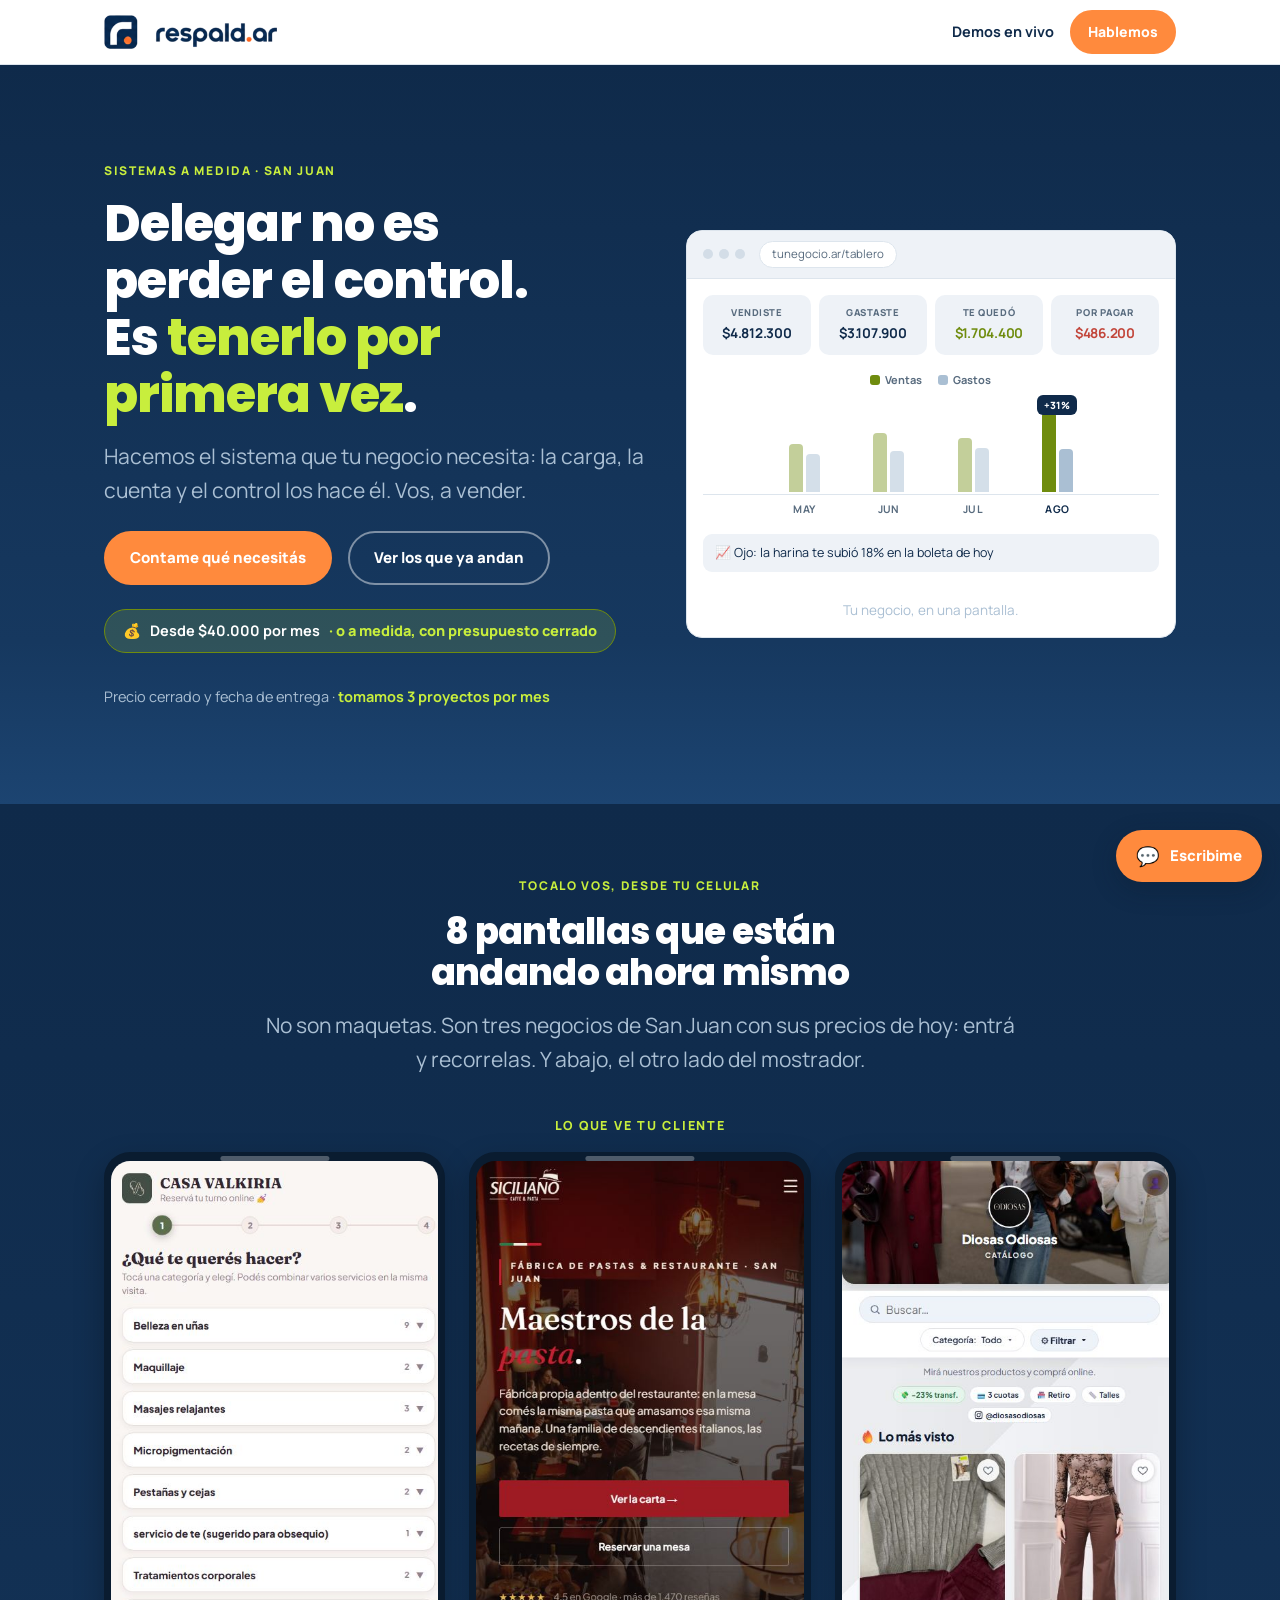
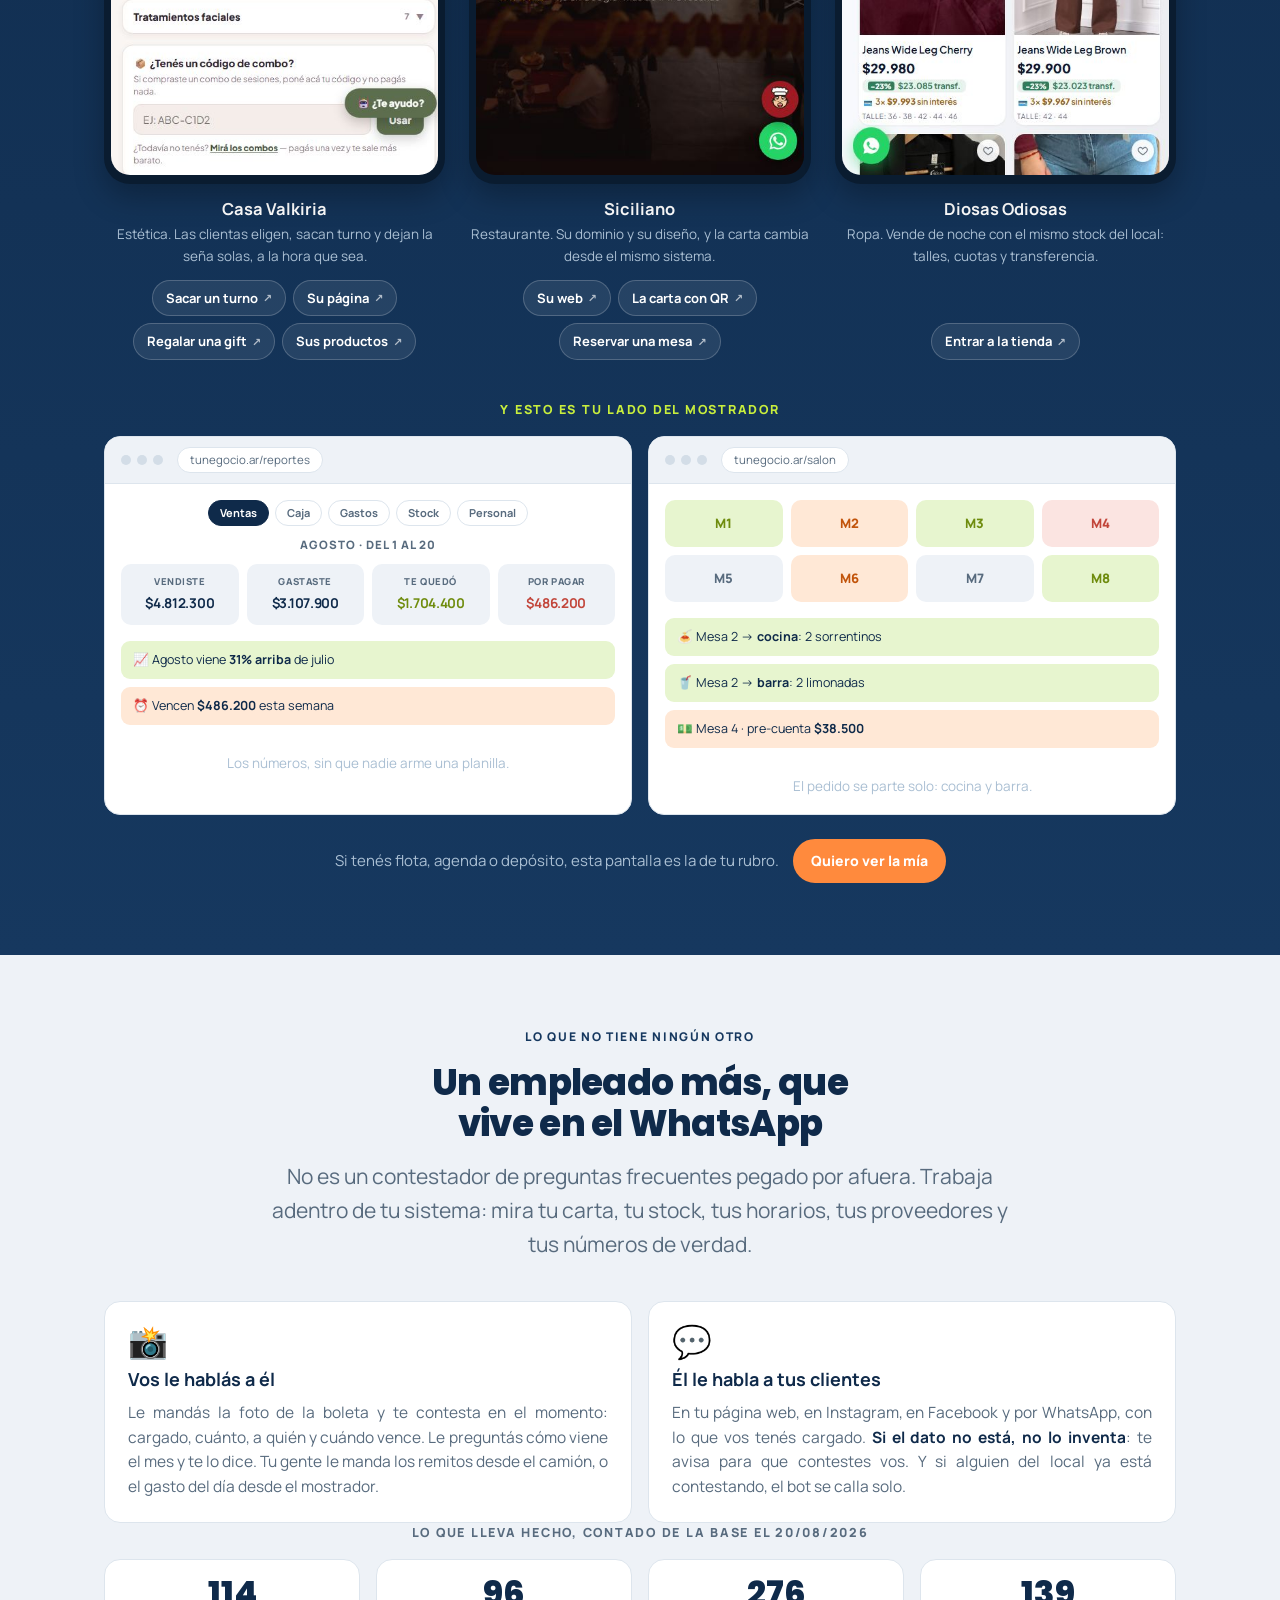
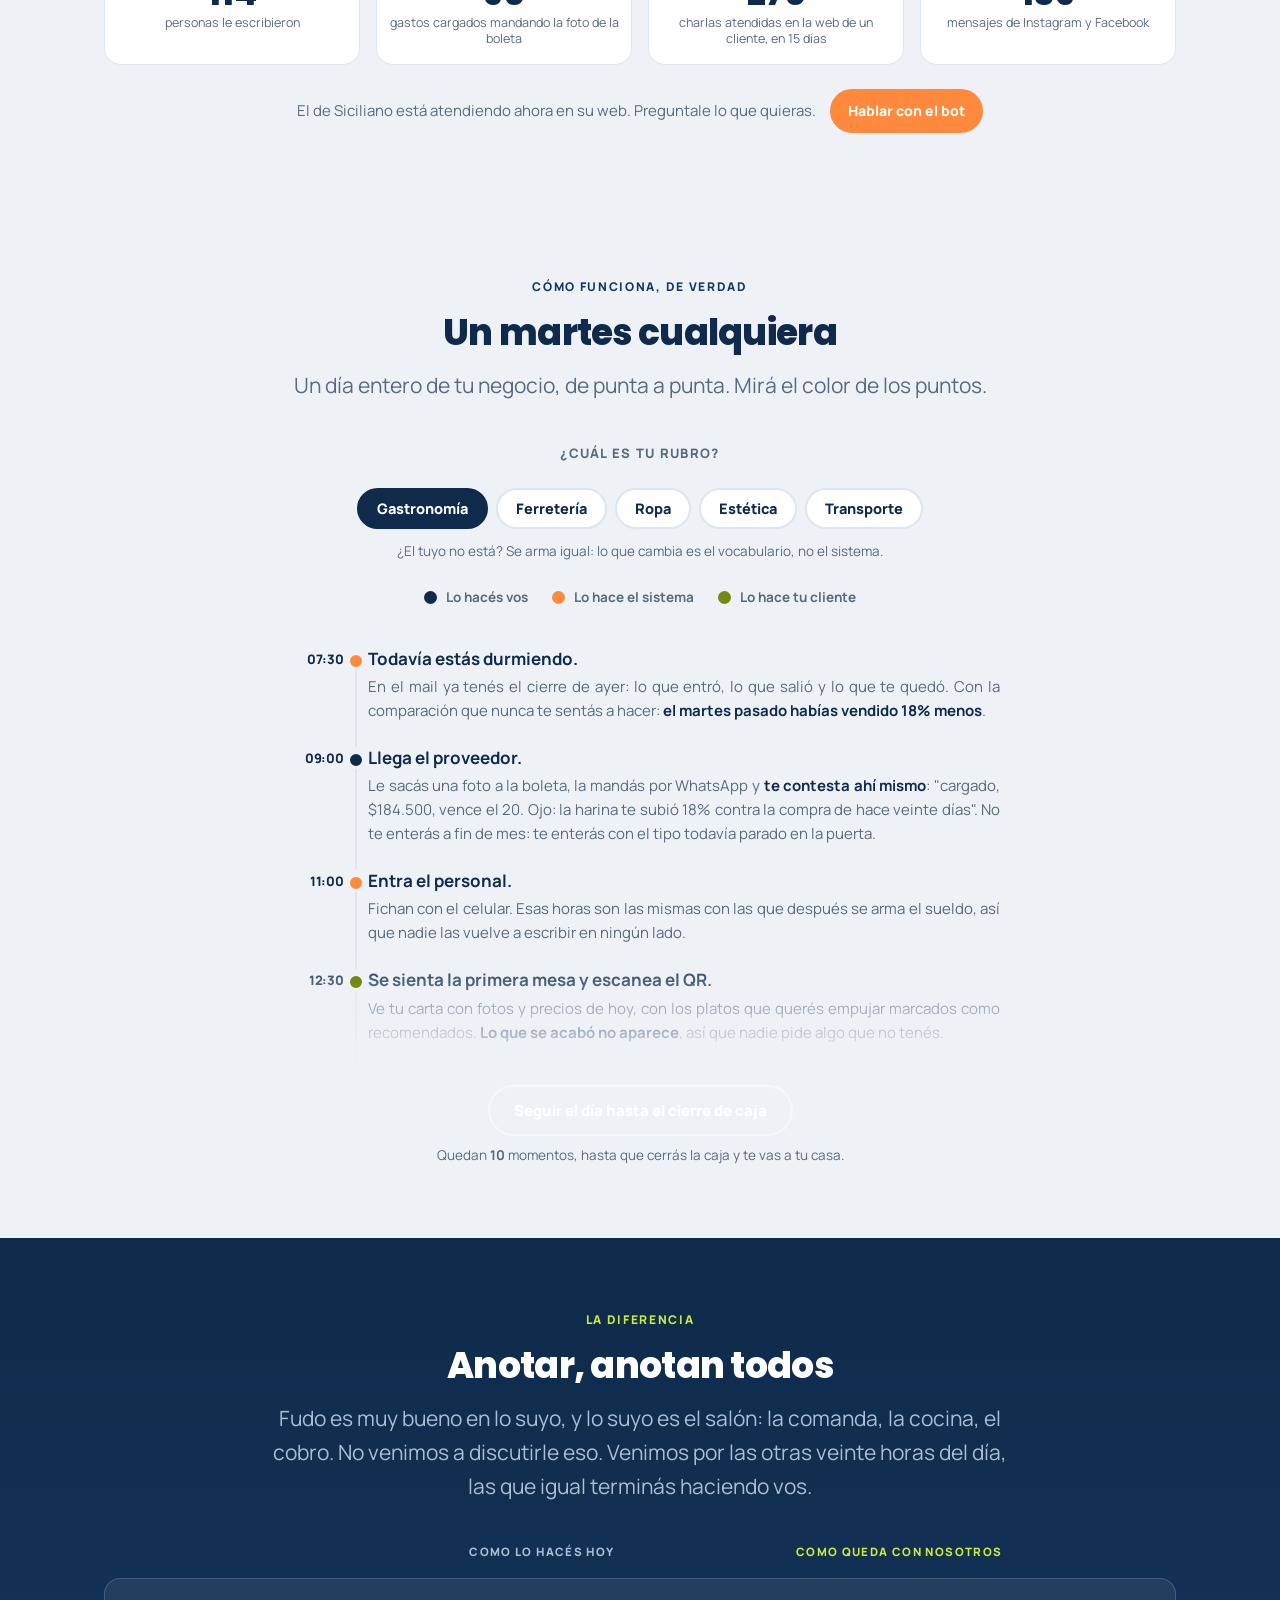
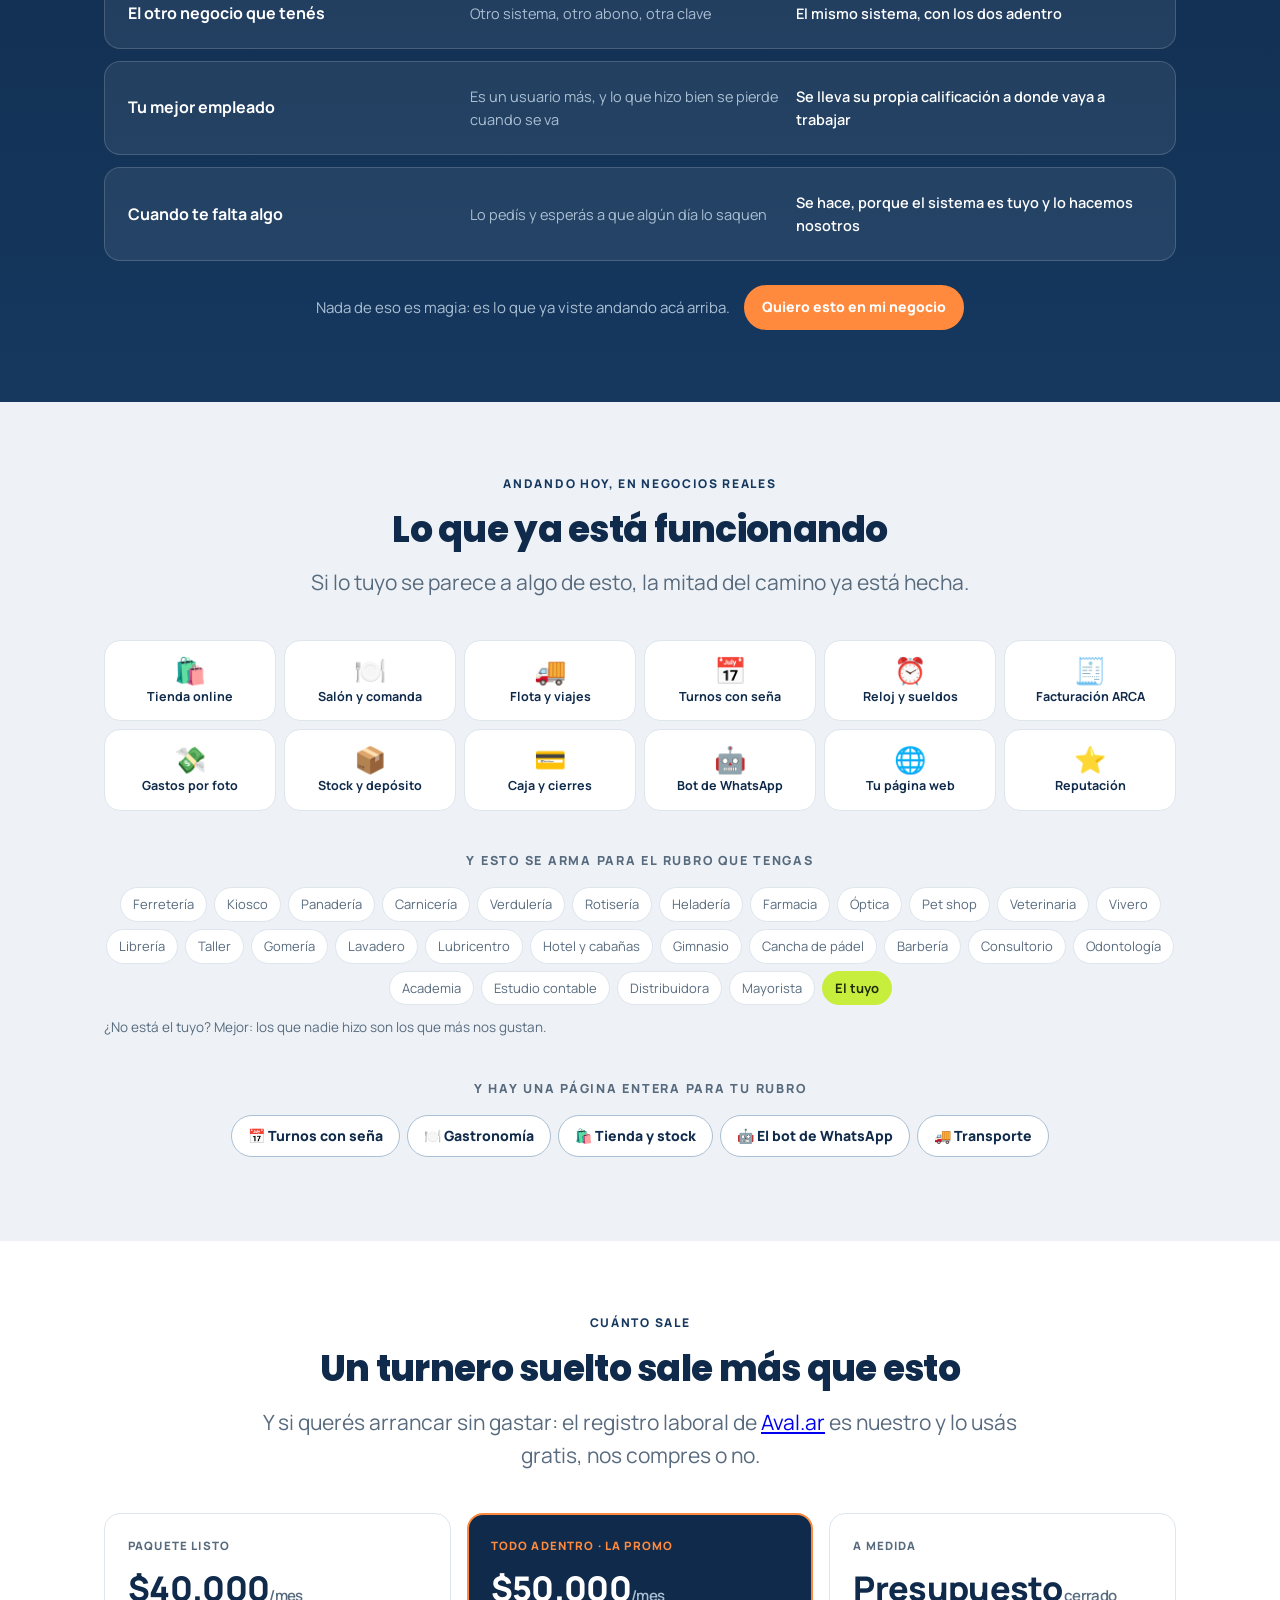
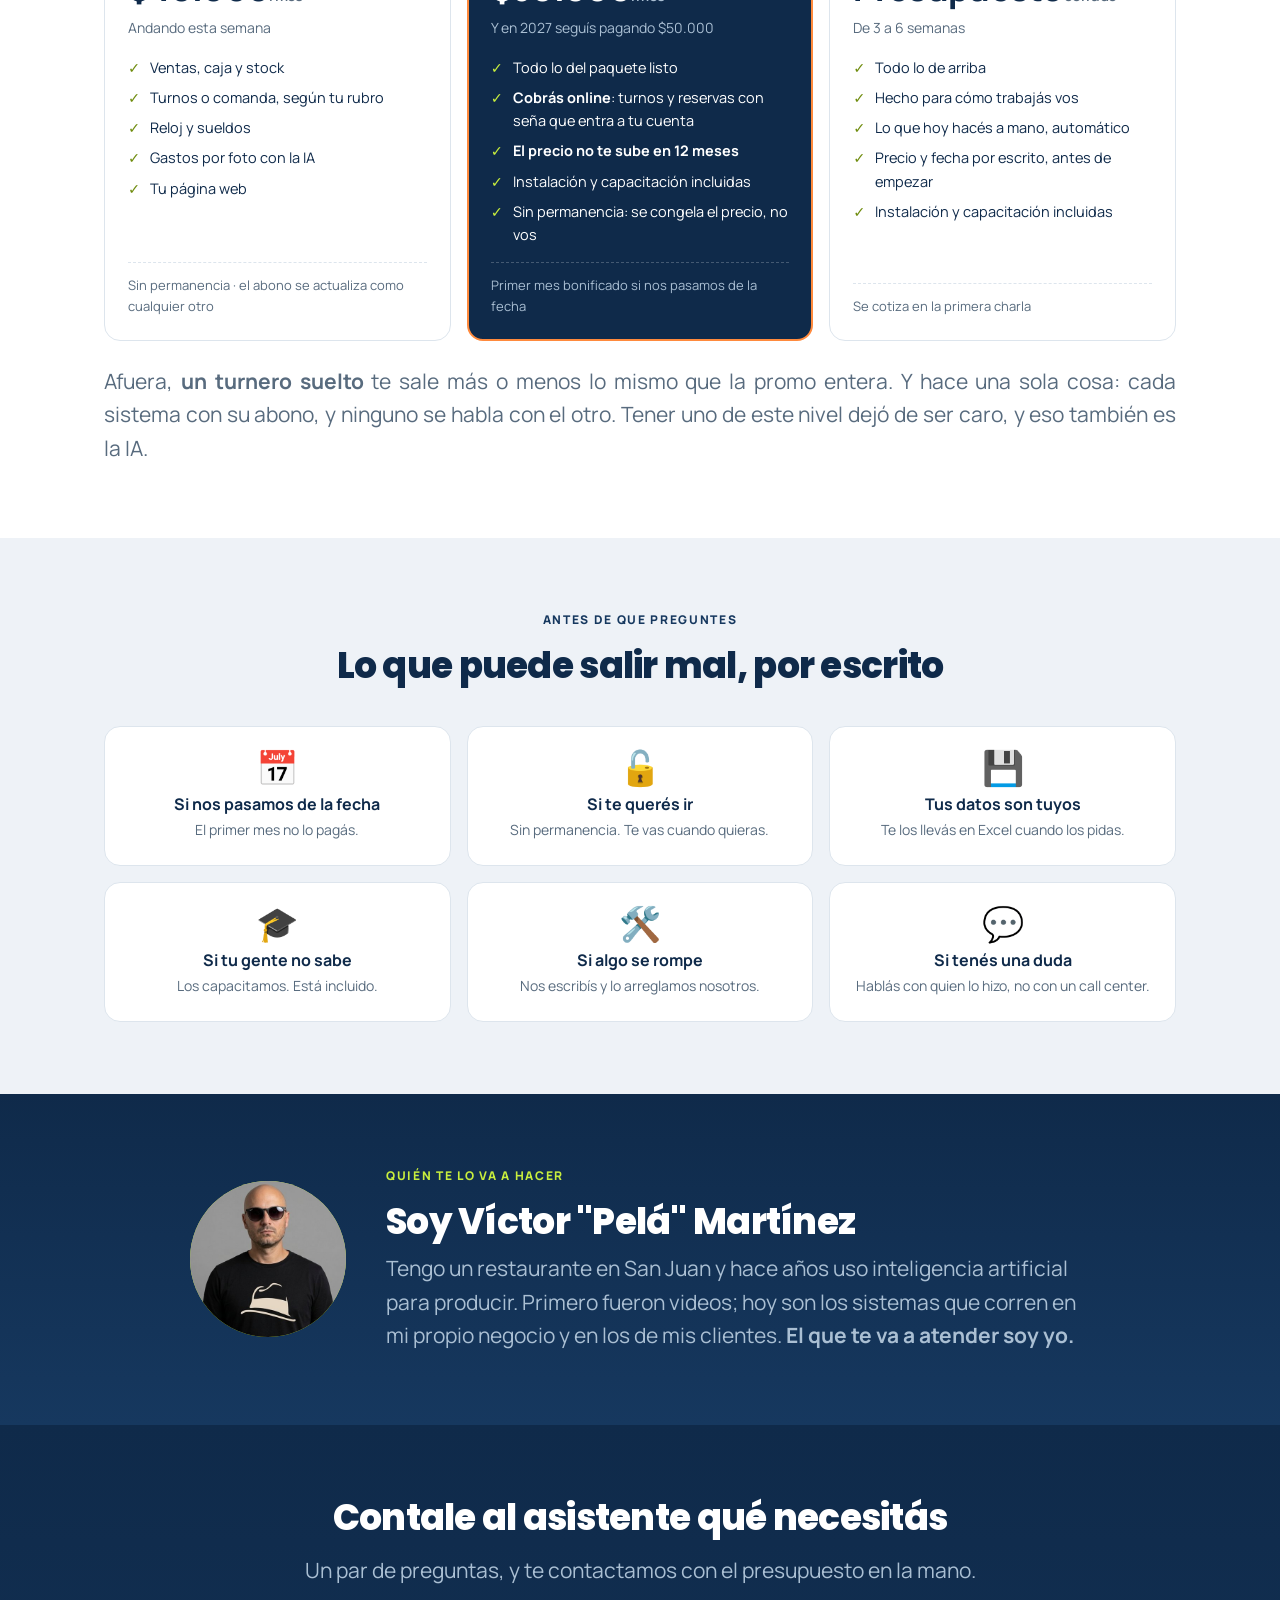
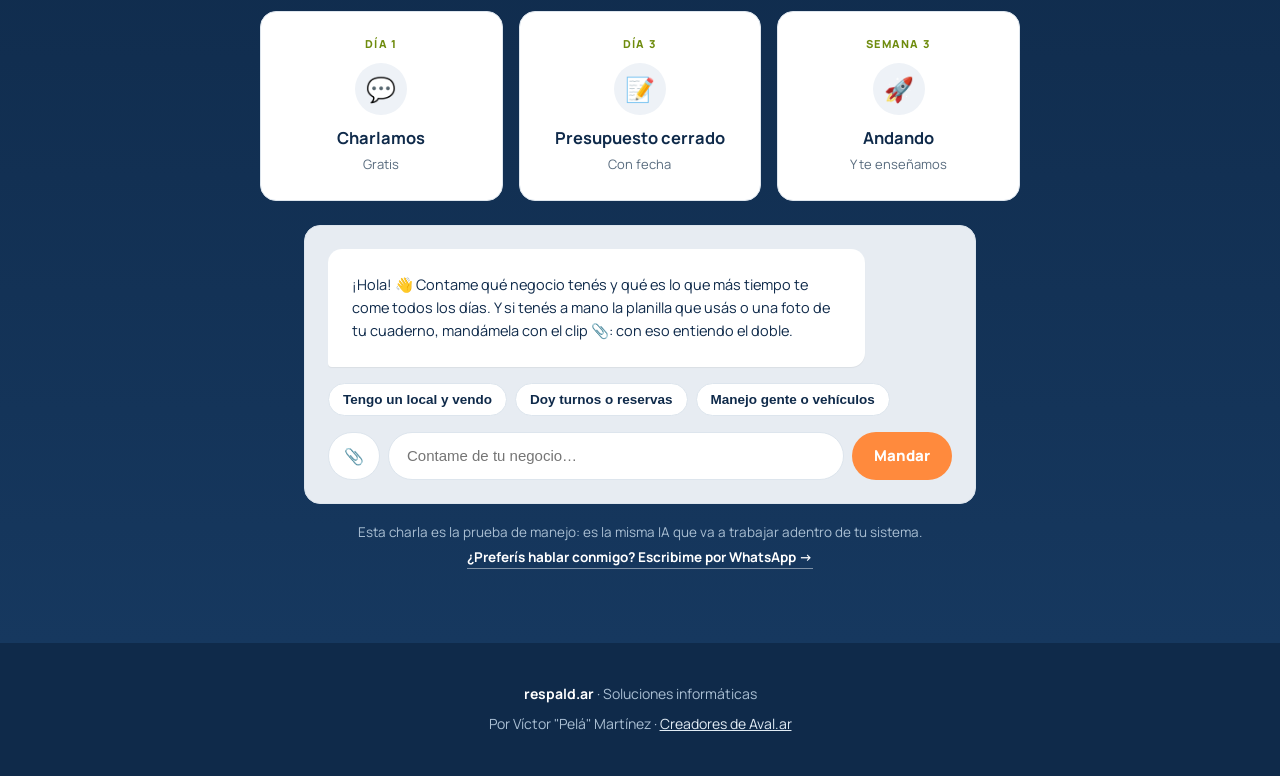
<file: index.html>
<!doctype html>
<html lang="es">
<head>
<meta charset="utf-8">
<meta name="viewport" content="width=device-width, initial-scale=1">
<title>Respaldar · Sistemas a medida para tu negocio</title>
<meta name="description" content="Hacemos el sistema que tu negocio necesita. Vos atendés, el sistema carga, cuenta y controla. Presupuesto cerrado y fecha de entrega.">
<!-- La tarjeta que se ve al compartir el link por WhatsApp: vende antes que la página -->
<meta property="og:type" content="website">
<meta property="og:title" content="Respaldar · Sistemas a medida para tu negocio">
<meta property="og:description" content="La carga, la cuenta y el control los hace el sistema. Vos, a vender. Presupuesto cerrado y fecha de entrega.">
<meta property="og:url" content="https://respald.ar/">
<meta property="og:image" content="https://respald.ar/og.png">
<meta property="og:image:width" content="1200">
<meta property="og:image:height" content="630">
<meta name="twitter:card" content="summary_large_image">
<!-- La voz visual de la marca: los títulos van con la MISMA letra del
     logo (Poppins: geométrica, la "a" de un solo piso, remates rectos),
     así la página suena a la marca en lo que más se ve. El texto queda en
     Manrope: esa letra tan circular cansa en párrafos largos, porque
     todas las formas se parecen y el ojo pierde el renglón. Si Google
     Fonts no responde, cae a la del sistema y la página sigue en pie. -->
<!-- El isotipo de marca. El PNG va PRIMERO y el .svg viejo ya no se
     referencia: dejarlo declarado hacía que el navegador prefiriera el
     vectorial y siguiera mostrando el logo anterior. -->
<link rel="icon" type="image/png" sizes="32x32" href="favicon-32x32.png">
<link rel="icon" type="image/png" sizes="16x16" href="favicon-16x16.png">
<link rel="icon" type="image/png" sizes="192x192" href="favicon-192x192.png">
<link rel="apple-touch-icon" sizes="180x180" href="favicon-180x180.png">
<link rel="preconnect" href="https://fonts.googleapis.com">
<link rel="preconnect" href="https://fonts.gstatic.com" crossorigin>
<link href="https://fonts.googleapis.com/css2?family=Poppins:wght@600;700;800&family=Manrope:wght@400;500;700;800&display=swap" rel="stylesheet">
<style>
/* ═══════════════════════════════════════════════════════════════
   SISTEMA. Todo valor de espacio sale de acá; ningún número suelto.
   COMPOSICIÓN (regla de Pelá, 13/08): la página abre con COLOR y
   los bloques de presentación van CENTRADOS — eyebrow, título y
   bajada al medio, ocupando el ancho. Lo alineado a la izquierda
   vive solo DENTRO de tarjetas y listas. Nada de columna angosta
   pegada al margen con el resto del ancho vacío.
   Se verifica midiendo ejes izquierdos en el DOM (los centrados no
   cuentan): dos ejes a menos de 10px son un error.
   ═══════════════════════════════════════════════════════════════ */
:root{
  /* ── COLOR: cada uno significa UNA cosa y no se cruzan los roles ──
     · tinta  = la base seria de la marca
     · cálido = LA ACCIÓN: todo botón donde querés que toquen
     · lima   = LA ENERGÍA: datos que saltan, acentos, medallones
     Si el lima aparece en un botón o el cálido en un dato, la página
     pierde el idioma y todo vuelve a parecer decorado. */
  --tinta:#0f2a4a;
  --tinta-2:#16385f;
  --calido:#ff8a3d;
  --calido-osc:#c2540b;
  --calido-txt:#2a1503;
  --lima:#c8ee3d;
  --lima-osc:#6f8c0e;
  --papel:#ffffff;
  --papel-2:#eef2f7;
  --gris:#586b7e;
  --gris-claro:#aabfd3;
  --linea:#dde5ed;
  --rojo:#c2453a;
  /* Los fondos suaves y el texto sobre lima estaban sueltos por todo el
     archivo (un verde acá, un rosa allá, un dorado en las estrellas) y de
     lejos la página parecía de cinco colores. Son DERIVADOS de los tres
     de arriba, nada nuevo: si no sale de acá, no va. */
  --lima-txt:#1e2b06;
  --lima-suave:#e7f5cf;
  --calido-suave:#ffe8d6;
  --rojo-suave:#fbe4e1;

  --e1:8px;
  --e2:16px;
  --e3:24px;
  --e4:40px;
  --e5:72px;

  /* caja: UN solo padding; --caja-b compensa el borde de 1px */
  --caja:24px;
  --caja-b:23px;
  --radio:16px;

  --medallon:34px;
  --gap-medallon:14px;

  --intro:76ch;        /* ancho del bloque centrado de presentación */
  --ancho:1120px;
}

*{box-sizing:border-box}
html{-webkit-text-size-adjust:100%}
body{
  margin:0;background:var(--papel);color:var(--tinta);
  font-family:Manrope,system-ui,-apple-system,"Segoe UI",Roboto,Helvetica,Arial,sans-serif;
  line-height:1.6;-webkit-font-smoothing:antialiased;
}
.wrap{max-width:var(--ancho);margin:0 auto;padding-inline:var(--e3)}

/* ── tipografía ─────────────────────────────────────────────── */
/* los títulos llevan la letra con carácter; el texto va en Manrope */
h1,h2,h3{margin:0 0 var(--e2);line-height:1.14;letter-spacing:-.02em;text-wrap:balance;
  font-family:'Poppins',Manrope,system-ui,sans-serif}
h1{font-size:clamp(30px,4.6vw,50px);font-weight:800}
h2{font-size:clamp(24px,3.2vw,36px);font-weight:800}
h3{font-size:18px;font-weight:700;margin-bottom:var(--e1)}
p{margin:0 0 var(--e2);text-align:justify;hyphens:auto;text-wrap:pretty}
p:last-child{margin-bottom:0}
.eyebrow{
  font-size:12px;font-weight:800;letter-spacing:.14em;text-transform:uppercase;
  color:var(--tinta-2);margin-bottom:var(--e2)
}
.lead{font-size:clamp(17px,1.9vw,21px);color:var(--gris)}

/* bloque de presentación: SIEMPRE centrado, al medio, ancho generoso */
.intro{max-width:var(--intro);margin:0 auto var(--e4);text-align:center}
.intro p{text-align:center}
.intro .acciones{justify-content:center}

.mt-3{margin-top:var(--e3)}
.mt-4{margin-top:var(--e4)}

/* ── barra: oscura, atada al hero ───────────────────────────── */
/* Header CLARO: el logo de marca lleva el nombre en azul noche, así que
   sobre el tinta no se veía. Es además para lo que está hecho (el manual
   de los assets manda la versión transparente a encabezados). */
header{position:sticky;top:0;z-index:50;background:#fff;border-bottom:1px solid var(--linea)}
.barra{display:flex;align-items:center;justify-content:space-between;gap:var(--e2);height:64px}
.marca{display:flex;align-items:center;text-decoration:none;color:var(--tinta)}
.marca img{display:block;height:34px;width:auto}
@media(max-width:520px){.marca img{height:28px}}

.btn{
  display:inline-block;background:#fff;color:var(--tinta);text-decoration:none;
  padding:13px var(--e3);border-radius:999px;font-weight:800;font-size:15px;
  border:2px solid #fff;transition:transform .12s ease;text-align:center;
  font-family:Manrope,system-ui,sans-serif
}
.btn:hover{transform:translateY(-2px)}
/* el botón de acción es CÁLIDO (se mantiene el nombre .btn-lima para no
   tocar 14 llamadas; lo que cambió es qué color significa "tocá acá") */
.btn-lima{background:var(--calido);border-color:var(--calido);color:#fff}
.btn-borde{background:transparent;color:#fff;border-color:rgba(255,255,255,.45)}
.btn-borde-t{background:transparent;color:var(--tinta);border-color:var(--tinta)}
.btn-chico{padding:9px var(--e2);font-size:14px}
.barra-der{display:flex;gap:var(--e2);align-items:center}
.lnk{color:var(--tinta);font-weight:700;font-size:14.5px;text-decoration:none}
.lnk:hover{color:var(--calido-osc)}
.acciones{display:flex;flex-wrap:wrap;gap:var(--e2);margin-top:var(--e3);align-items:center}

/* ── franjas ────────────────────────────────────────────────── */
section{padding-block:var(--e5)}
.clara{background:var(--papel-2)}
.oscura{background:linear-gradient(180deg,var(--tinta) 0%,var(--tinta-2) 100%);color:#fff}
.oscura .eyebrow{color:var(--lima)}
.oscura .lead{color:var(--gris-claro)}

/* hero: la portada tiene COLOR y una pantalla al lado del texto.
   Con imagen al costado el texto va a la IZQUIERDA de su columna (dos
   columnas centradas entre sí); en el celu se apila y vuelve al centro. */
.hero{background:linear-gradient(180deg,var(--tinta) 0%,var(--tinta-2) 78%,#1c4471 100%);color:#fff;padding-block:calc(var(--e5) + var(--e3))}
.hero-grid{display:grid;grid-template-columns:1.05fr .95fr;gap:var(--e4);align-items:center}
.hero-txt{text-align:left}
.hero-txt p{text-align:left}
.hero .lead{color:var(--gris-claro)}
.hero em{font-style:normal;color:var(--lima)}
.hero-nota{font-size:14.5px;color:var(--gris-claro);margin-top:var(--e2)}
/* la píldora del precio, en la primera pantalla */
.pildora-precio{display:inline-flex;align-items:center;gap:9px;background:rgba(200,238,61,.14);
  border:1px solid var(--lima-osc);color:var(--lima);border-radius:999px;
  padding:9px 18px;font-size:14.5px;font-weight:800;margin-top:var(--e3);text-align:left}
.pildora-precio b{color:#fff}

/* ── EL WHATSAPP QUE NO SE PIERDE ───────────────────────────────
   Auditoría del 21/08/2026, medido en producción a 375px: había UN
   solo link de WhatsApp en toda la página y estaba en la pantalla
   15,4 de 15,6. El camino más corto para hablar con Pelá quedaba
   detrás del 99% del scroll. Ahora flota, siempre.
   Va abajo a la derecha y con z-index por debajo de nada: no tapa
   el chat del cierre porque ese vive en el ancho de la columna. */
.wa-flota{position:fixed;right:18px;bottom:18px;z-index:80;
  display:inline-flex;align-items:center;gap:10px;
  background:var(--calido);color:#fff;text-decoration:none;font-weight:800;font-size:15px;
  padding:14px 20px;border-radius:999px;box-shadow:0 8px 24px rgba(10,28,48,.32);
  transition:transform .12s ease}
.wa-flota:hover{transform:translateY(-2px)}
.wa-flota i{font-style:normal;font-size:19px;line-height:1}
@media(max-width:560px){
  .wa-flota{right:14px;bottom:14px;padding:14px;font-size:0;gap:0}
  .wa-flota i{font-size:23px}
}
@media(max-width:900px){
  .hero-grid{grid-template-columns:1fr}
  .hero-txt{text-align:center}
  .hero-txt p{text-align:center}
  .hero-txt .acciones{justify-content:center}
}

/* ── grillas ────────────────────────────────────────────────── */
.grid{display:grid;gap:var(--e2)}
.g2{grid-template-columns:repeat(2,1fr)}
.g3{grid-template-columns:repeat(3,1fr)}
.g4{grid-template-columns:repeat(4,1fr)}
@media(max-width:900px){.g2,.g3,.g4{grid-template-columns:1fr}}
/* seis tarjetas cortas apiladas de a una se comen una pantalla entera
   para decir seis frases de cinco palabras: en celular van de a dos */
@media(max-width:900px){
  .g3.compacto{grid-template-columns:repeat(2,1fr);gap:10px}
  .g3.compacto .tarj{padding:14px 10px}
  .g3.compacto .rub-ico{font-size:26px}
  .g3.compacto b{font-size:14.5px}
  .g3.compacto p{font-size:13px}
}

/* ── cajas: todas con el mismo padding compensado ───────────── */
.tarj{background:var(--papel);border:1px solid var(--linea);border-radius:var(--radio);padding:var(--caja-b);text-align:left}
.clara .tarj{background:#fff}
.oscura .tarj{background:rgba(255,255,255,.07);border-color:rgba(255,255,255,.16)}
.tarj p{color:var(--gris);font-size:15.5px}
.oscura .tarj p{color:var(--gris-claro)}
.tarj p b{color:var(--tinta)}
.oscura .tarj p b{color:#fff}

/* ── ítem con medallón ──────────────────────────────────────── */
.item{display:flex;gap:var(--gap-medallon);align-items:flex-start;text-align:left}
.medallon{
  flex:0 0 var(--medallon);width:var(--medallon);height:var(--medallon);border-radius:50%;
  display:grid;place-items:center;background:var(--lima);color:var(--lima-txt);font-weight:800;font-size:15px
}
.medallon svg{width:16px;height:16px}
.item b{display:block;font-size:16px;line-height:1.35}
.item p{font-size:15px;color:var(--gris);margin:2px 0 0;text-align:justify}

ul.lista{list-style:none;padding:0;margin:0;display:grid;gap:var(--e1)}
ul.lista li{background:var(--papel);border:1px solid var(--linea);border-radius:var(--radio);padding:var(--caja-b)}

/* 🔴 REGLA ANTI "BLANCO SOBRE BLANCO": toda caja de fondo CLARO declara su
   color de texto. Dentro de una franja .oscura el texto hereda #fff y los
   títulos desaparecen sobre la tarjeta blanca. Ya pasó tres veces: los
   números del tablero, la burbuja del chat y los pasos de la pata gratis. */
ul.lista li,ul.lista li b,.mod,.mod b,.hito,.hito b,.perfil,.perfil b,
.kpi,.kpi b,.screen,.wa,.snap,.burb{color:var(--tinta)}

/* ── chat ───────────────────────────────────────────────────── */
.wa{background:#e7ecf2;border:1px solid var(--linea);border-radius:var(--radio);padding:var(--caja-b);text-align:left}
.wa-top{display:flex;gap:var(--gap-medallon);align-items:center;margin-bottom:var(--e2)}
.wa-top b{display:block;font-size:15px;line-height:1.3}
.wa-top span{display:block;font-size:12px;color:var(--gris);line-height:1.2}
/* ancho fijo y padding del sistema: cada burbuja con su medida inventa ejes.
   La burbuja NO tiene borde, así que usa --caja (la compensada es solo para
   cajas con borde): 24+1+23+24 = 72, la misma columna que el resto */
/* color EXPLÍCITO: el chat vivo está dentro de .oscura (color:#fff) y sin esto
   la burbuja blanca escribía blanco sobre blanco — se veía solo el emoji */
.burb{width:86%;padding:var(--caja);border-radius:14px;font-size:14.5px;margin-bottom:var(--e1);
      box-shadow:0 1px 1px rgba(0,0,0,.06);color:var(--tinta)}
@media(max-width:900px){.burb{width:100%}}
.burb p{text-align:left;font-size:14.5px}
.mia{background:var(--lima-suave);margin-left:auto;border-bottom-right-radius:4px}
.suya{background:#fff;border-bottom-left-radius:4px}
.suya small{color:var(--gris)}
.foto-boleta{background:linear-gradient(160deg,#c9d4e0,#eef2f6);border-radius:10px;height:96px;
             display:grid;place-items:center;color:#6d7f92;font-size:13px;margin-bottom:var(--e1)}

/* ── números ────────────────────────────────────────────────── */
.kpi{background:#fff;border:1px solid var(--linea);border-radius:var(--radio);padding:var(--caja-b);text-align:left}
.kpi span{display:block;font-size:12px;font-weight:800;letter-spacing:.1em;text-transform:uppercase;color:var(--gris)}
/* tarjeta blanca dentro de .oscura: sin color explícito el número hereda blanco */
.kpi b{display:block;font-size:clamp(23px,2.8vw,30px);font-weight:800;margin-top:6px;letter-spacing:-.02em;color:var(--tinta)}
.kpi.verde b{color:var(--lima-osc)}
.kpi.roja b{color:var(--rojo)}

/* ── casos ──────────────────────────────────────────────────── */
.caso .rubro{display:block;font-size:12px;font-weight:800;letter-spacing:.1em;text-transform:uppercase;color:var(--lima-osc);margin-bottom:var(--e1)}

/* ── mini capturas (el sistema hablando, en chiquito) ─────────
   Paddings del SISTEMA, nada inventado: la caja usa --e2 y las burbujas
   10/--e2, así el texto de adentro cae en ejes propios a más de 10px de
   los del resto de la tarjeta. Burbujas por ancho fijo + margen auto
   (como el chat grande), nunca por porcentaje suelto. */
.snap{background:#e7ecf2;border:1px solid var(--linea);border-radius:12px;padding:var(--caja-b);margin-top:var(--e2)}
.snap .b{border-radius:10px;padding:10px var(--caja);font-size:13.5px;line-height:1.45;margin-bottom:6px;
  box-shadow:0 1px 1px rgba(0,0,0,.05);color:var(--tinta);text-align:left;width:88%}
.snap .b:last-child{margin-bottom:0}
.snap .b.v{background:var(--lima-suave);margin-left:auto;border-bottom-right-radius:3px}
.snap .b.w{background:#fff;margin-right:auto;border-bottom-left-radius:3px}
.snap .b small{color:var(--gris)}
.snap.mail{background:#fff}
.snap.mail .de{font-size:12px;font-weight:800;letter-spacing:.06em;text-transform:uppercase;color:var(--gris);
  border-bottom:1px solid var(--linea);padding-bottom:8px;margin-bottom:4px;text-align:left}
.snap.mail .ml{font-size:13.5px;color:var(--tinta);padding:6px 0;border-bottom:1px dashed var(--linea);text-align:left}
.snap.mail .ml:last-child{border-bottom:0}
.joya > p{font-size:15px}

/* ── precios: tres columnas, el a medida destacado ─────────── */
.precios{display:grid;grid-template-columns:repeat(3,1fr);gap:var(--e2);margin-top:var(--e3);align-items:stretch}
@media(max-width:900px){.precios{grid-template-columns:1fr}}
.pr{background:#fff;border:1px solid var(--linea);border-radius:var(--radio);padding:var(--caja-b);
  text-align:left;display:flex;flex-direction:column;color:var(--tinta)}
.pr-rot{font-size:11.5px;font-weight:800;letter-spacing:.1em;text-transform:uppercase;color:var(--gris)}
.pr-num{display:block;font-size:clamp(26px,3.4vw,34px);font-weight:800;letter-spacing:-.02em;margin:6px 0 2px}
.pr-num small{font-size:15px;font-weight:600;color:var(--gris)}
.pr-num.afuera{color:var(--gris)}
.pr-sub{font-size:14px;color:var(--gris);margin-bottom:var(--e2)}
.pr ul{list-style:none;padding:0;margin:0 0 var(--e2);display:grid;gap:7px}
.pr li{font-size:14.5px;padding-left:22px;position:relative}
.pr li::before{content:"✓";position:absolute;left:0;color:var(--lima-osc);font-weight:800}
.pr p{font-size:14.5px;color:var(--gris)}
.pr-nota{margin-top:auto;font-size:13px;color:var(--gris);border-top:1px dashed var(--linea);padding-top:12px}
/* el plan recomendado va en tinta con el borde cálido: el lima acá competía
   con los botones y dos verdes distintos peleaban en la misma pantalla */
/* borde de 2px: el padding se compensa 1px más para que el interior caiga en
   el MISMO eje que las tarjetas de borde fino (regla del borde que corre) */
.pr.destacado{background:var(--tinta);border:2px solid var(--calido);color:#fff;padding:calc(var(--caja-b) - 1px)}
.pr.destacado .pr-num{color:#fff}
.pr.destacado .pr-rot{color:var(--calido)}
.pr.destacado .pr-sub,.pr.destacado .pr-nota,.pr.destacado .pr-num small{color:var(--gris-claro)}
.pr.destacado li{color:#fff}
.pr.destacado li::before{color:var(--lima)}
.pr.destacado .pr-nota{border-top-color:rgba(255,255,255,.22)}
.pr.comparar{background:var(--papel-2)}

/* ── la firma: quién hace el trabajo ────────────────────────── */
.firma{display:flex;gap:var(--e4);align-items:center;max-width:900px;margin:0 auto}
@media(max-width:760px){.firma{flex-direction:column;gap:var(--e3);text-align:center}
  .firma-txt p{text-align:center}}
.firma-foto{flex:0 0 156px;width:156px;height:156px;border-radius:50%;background:var(--lima);
  color:var(--lima-txt);display:grid;place-items:center;font-size:50px;font-weight:800;letter-spacing:-.02em;
  overflow:hidden;position:relative}
/* la foto tapa las iniciales cuando existe. El archivo ya viene recortado en
   cuadrado sobre la cara (440x440), así que acá va centrada y nada más. */
.firma-foto img{position:absolute;inset:0;width:100%;height:100%;object-fit:cover;object-position:center}
.firma-foto em{font-style:normal}
.firma-txt{text-align:left}
.firma-txt h2{margin-bottom:10px}
.firma-txt p{text-align:left}

/* ── módulos: estampitas en vez de párrafos ─────────────────── */
.modulos{display:grid;grid-template-columns:repeat(6,1fr);gap:var(--e1);margin-top:var(--e3)}
@media(max-width:900px){.modulos{grid-template-columns:repeat(3,1fr)}}
@media(max-width:520px){.modulos{grid-template-columns:repeat(2,1fr)}}
.mod{background:#fff;border:1px solid var(--linea);border-radius:var(--radio);padding:var(--e2) 6px;
  text-align:center;display:flex;flex-direction:column;align-items:center;gap:6px}
.mod i{font-style:normal;font-size:26px;line-height:1}
.mod b{font-size:12.5px;line-height:1.25;color:var(--tinta)}

/* ── línea de tiempo: el "cómo trabajamos" con plazos ───────── */
.linea-t{display:grid;grid-template-columns:repeat(3,1fr);gap:var(--e2);margin-top:var(--e3);position:relative}
@media(max-width:640px){.linea-t{grid-template-columns:1fr}}
.hito{background:#fff;border:1px solid var(--linea);border-radius:var(--radio);padding:var(--caja-b);text-align:center}
.hito .cuando{display:block;font-size:11px;font-weight:800;letter-spacing:.12em;color:var(--lima-osc);margin-bottom:10px}
.hito .punto{display:grid;place-items:center;width:52px;height:52px;margin:0 auto 10px;border-radius:50%;
  background:var(--papel-2);font-size:24px}
.hito b{display:block;font-size:16.5px}
.hito small{color:var(--gris);font-size:13px}

/* ── el día del negocio ─────────────────────────────────────────
   Un relato, no una lista de funciones. Se lee de arriba a abajo
   como un martes real. El COLOR DEL PUNTO es el argumento: naranja
   = lo hizo el sistema, tinta = lo hiciste vos. De un vistazo se
   ve cuántos naranjas hay. */
/* ── el selector de rubro ───────────────────────────────────────
   El que entra elige a qué se dedica y el día se reescribe en SU
   vocabulario. Además queda en la URL (?rubro=ferreteria), así el
   vendedor manda un link que ya le habla al cliente. */
.rubros-tit{font-size:13px;font-weight:800;letter-spacing:.1em;text-transform:uppercase;
  color:var(--gris);margin-top:var(--e4);margin-bottom:12px}
.rubros{display:flex;gap:10px;justify-content:center;flex-wrap:wrap;margin-bottom:12px}
/* el que no se ve en la lista se cae del embudo, y son la mayoría */
.rubros-otro{font-size:13.5px;color:var(--gris);margin-bottom:0}
/* ⚠️ SIEMPRE anidado en .rubros: `.caso .rubro` ya existe (el rubro del
   cliente en la sección de casos) y un `.rubro` suelto le pinta borde y
   fondo a esos textos */
.rubros .rubro{background:#fff;border:2px solid var(--linea);color:var(--tinta);border-radius:999px;
  padding:10px 18px;font-weight:800;font-size:14.5px;cursor:pointer;font-family:inherit;
  line-height:1.2;transition:border-color .15s ease,background .15s ease,color .15s ease}
.rubros .rubro:hover{border-color:var(--calido)}
.rubros .rubro[aria-pressed="true"]{background:var(--tinta);border-color:var(--tinta);color:#fff}
/* el cambio se avisa con un parpadeo corto: sin eso, en celular no se
   nota que media pantalla se reescribió */
.dia.cambiando .mom,.dia.cambiando .cuenta{opacity:.25;transition:opacity .12s ease}
.dia .mom,.dia .cuenta{transition:opacity .25s ease}

.dia-ref{display:flex;gap:var(--e3);justify-content:center;flex-wrap:wrap;margin-top:var(--e3)}
.dia-ref .ref{display:inline-flex;align-items:center;gap:9px;font-size:13.5px;font-weight:700;color:var(--gris)}
.dia-ref .ref::before{content:"";width:13px;height:13px;border-radius:50%;flex:0 0 auto}
.dia-ref .vos::before{background:var(--tinta)}
.dia-ref .solo::before{background:var(--calido)}
.dia-ref .cliente::before{background:var(--lima-osc)}

.dia{max-width:720px;margin:0 auto}
/* La guía vertical la dibuja CADA momento, de su punto al de abajo, y el
   último no la dibuja. Con una sola línea de punta a punta había que
   adivinar dónde termina, y se metía adentro del cuadro del cierre. */
.mom{display:grid;grid-template-columns:64px 1fr;gap:var(--e3);align-items:start;
  padding-bottom:var(--e3);position:relative}
.mom::before{content:"";position:absolute;left:67px;top:4px;width:12px;height:12px;border-radius:50%;
  border:3px solid var(--papel-2);box-sizing:content-box;z-index:1}
.mom::after{content:"";position:absolute;left:75px;top:22px;bottom:0;width:2px;background:var(--linea)}
.mom:last-of-type::after{content:none}
.mom.vos::before{background:var(--tinta)}
.mom.solo::before{background:var(--calido)}
/* el tercero es el que más vende: lo hizo el CLIENTE y a vos no te costó
   nada (el QR de la mesa, la compra online, el turno) */
.mom.cliente::before{background:var(--lima-osc)}
.mom .hora{font-size:13px;font-weight:800;color:var(--tinta);letter-spacing:-.01em;padding-top:1px;
  text-align:right;white-space:nowrap}
.mom b{display:block;font-size:17px;color:var(--tinta);margin-bottom:5px;line-height:1.3}
.mom p{font-size:15px;color:var(--gris);margin:0}
.mom p b{display:inline;font-size:inherit;color:var(--tinta)}
/* el cierre cuelga de la misma columna de texto que los momentos */
.dia-fin{display:grid;grid-template-columns:64px 1fr;gap:var(--e3);margin-top:var(--e1)}
.dia-fin .cuenta{grid-column:2;background:var(--tinta);color:#fff;border-radius:var(--radio);
  padding:var(--caja);text-align:left}
.dia-fin .cuenta b{display:block;font-family:'Poppins',Manrope,system-ui,sans-serif;
  font-size:clamp(19px,2.4vw,24px);line-height:1.25;margin-bottom:6px}
.dia-fin .cuenta span{font-size:15px;color:var(--gris-claro)}
/* En celular el punto entero (12px + 3 de borde a cada lado = 18) no
   entraba en un gap de 16 y le comía la primera letra al título. Acá el
   punto se achica y el pasillo se ensancha: 40 + 20 deja el texto en 60
   y el punto termina en 57. */
@media(max-width:640px){
  .mom,.dia-fin{grid-template-columns:40px 1fr;gap:20px}
  .mom::before{left:43px;top:4px;width:10px;height:10px;border-width:2px}
  .mom::after{left:49px;top:18px}
  .mom .hora{font-size:12px}
  .dia-fin .cuenta{grid-column:1/-1}
}

/* ── EL DÍA EMPIEZA PLEGADO ─────────────────────────────────────
   Pelá, 20/08/2026: "es muy larga la página, el que llega se pierde".
   Medido con medir-largo.ps1, esta sección sola se comía 4 pantallas
   de las 15,4: el 26% de la página, y estaba ANTES de cualquier
   prueba. No se corta el texto (el día completo es el argumento):
   se cobra solo lo que el visitante quiere leer. Los cinco primeros
   momentos ya muestran el mecanismo; el resto se abre con un botón.
   El botón vive AFUERA de .dia a propósito: pintar() reescribe el
   innerHTML del contenedor cada vez que se cambia de rubro y se lo
   llevaría puesto. */
.dia.plegado{position:relative}
.dia.plegado > .mom:nth-child(n+5),
.dia.plegado > .dia-fin{display:none}
.dia.plegado::after{content:"";position:absolute;left:0;right:0;bottom:0;height:120px;
  pointer-events:none;background:linear-gradient(to bottom,rgba(238,242,247,0),var(--papel-2))}
.dia-mas{text-align:center;margin-top:var(--e2)}
.dia-mas small{display:block;color:var(--gris);font-size:13.5px;margin-top:9px}

/* ── la comparación ─────────────────────────────────────────────
   Tres columnas en compu; en celular cada fila se apila y las
   etiquetas ocultas ("Hoy" / "Con nosotros") aparecen, porque sin
   cabecera no se entiende qué columna es cuál. */
.vs{display:grid;gap:12px;margin-top:var(--e3)}
.vs-cab,.vs-f{display:grid;grid-template-columns:1.05fr 1fr 1.15fr;gap:var(--e2);align-items:center}
.vs-cab{padding:0 var(--caja-b) 4px}
.vs-cab span{font-size:11.5px;font-weight:800;letter-spacing:.12em;text-transform:uppercase;color:var(--gris-claro)}
.vs-cab .destaca{color:var(--lima)}
.vs-f{background:rgba(255,255,255,.07);border:1px solid rgba(255,255,255,.16);
  border-radius:var(--radio);padding:var(--caja-b)}
.vs-f>b{font-size:16px;color:#fff;line-height:1.3}
.vs-f .hoy{font-size:14.5px;color:var(--gris-claro)}
.vs-f .nos{font-size:14.5px;color:#fff;font-weight:600}
.vs-f i{display:none}
@media(max-width:900px){
  .vs-cab{display:none}
  .vs-f{grid-template-columns:1fr;gap:12px}
  .vs-f i{display:block;font-style:normal;font-size:11px;font-weight:800;letter-spacing:.12em;
    text-transform:uppercase;margin-bottom:3px;color:var(--gris-claro)}
  .vs-f .nos i{color:var(--lima)}
}

/* ── perfil del trabajador: la reputación se VE ─────────────── */
.perfil{background:#fff;border:1px solid var(--linea);border-radius:var(--radio);padding:var(--caja-b);text-align:left}
.perfil-top{display:flex;align-items:center;gap:var(--gap-medallon);padding-bottom:12px;border-bottom:1px solid var(--linea)}
.perfil-av{width:var(--medallon);height:var(--medallon);border-radius:50%;background:var(--lima);color:var(--lima-txt);
  display:grid;place-items:center;font-weight:800;flex:0 0 var(--medallon)}
.perfil-top b{display:block;font-size:16px;color:var(--tinta)}
.perfil-top small{color:var(--gris);font-size:12.5px}
.perfil-est{margin-left:auto;color:var(--calido);font-size:15px;letter-spacing:1px}
.perfil-fila{display:flex;justify-content:space-between;align-items:center;gap:var(--e2);
  padding:11px 0;border-bottom:1px dashed var(--linea);font-size:14px;color:var(--gris)}
.perfil-fila:last-child{border-bottom:0;padding-bottom:0}
.perfil-fila b{color:var(--tinta)}
.perfil-fila b.ok{color:var(--lima-osc)}

/* ── tira de logos (los que ya delegaron) ───────────────────── */
/* logos REALES de los clientes (bajados de su ficha). Vienen con fondo
   oscuro propio, así que se montan como tarjetas cuadradas: sobre la franja
   clara quedan como sellos, no como manchas. */
.logos-tit{margin:var(--e4) 0 0;text-align:center;font-size:12.5px;font-weight:800;
  letter-spacing:.14em;text-transform:uppercase;color:var(--gris)}
/* rótulo de fila adentro de una franja oscura: separa "lo que ve tu
   cliente" de "lo que ves vos" sin gastar otro encabezado de sección */
.fila-tit{margin:var(--e4) 0 var(--e2);text-align:center;font-size:12.5px;font-weight:800;
  letter-spacing:.14em;text-transform:uppercase;color:var(--lima)}
.fila-tit:first-of-type{margin-top:0}
/* el lima sobre el papel claro no se lee: en franja clara va gris */
.clara .fila-tit,section:not(.oscura):not(.hero) .fila-tit{color:var(--gris)}
.clara .pie-cta,section:not(.oscura):not(.hero) .pie-cta{color:var(--gris)}

/* ── LOS NÚMEROS QUE YA HIZO ──────────────────────────────────
   Prueba de RESULTADO, no de existencia: todo lo demás muestra que la
   pantalla existe, esto muestra lo que produjo. Se cuentan de la base
   y llevan la fecha al lado; no se estiman nunca. */
.numeros{display:grid;grid-template-columns:repeat(4,1fr);gap:var(--e2)}
.num{background:#fff;border:1px solid var(--linea);border-radius:var(--radio);
  padding:var(--e2) 12px;text-align:center;display:flex;flex-direction:column;gap:5px}
.num b{font-family:'Poppins',Manrope,system-ui,sans-serif;font-weight:800;
  font-size:clamp(26px,3.4vw,34px);color:var(--tinta);line-height:1}
.num small{font-size:12.5px;color:var(--gris);line-height:1.3}
@media(max-width:700px){.numeros{grid-template-columns:repeat(2,1fr);gap:10px}
  .num{padding:14px 8px}
  .num small{font-size:11.5px}}
.logos{display:flex;flex-wrap:wrap;gap:var(--e2);justify-content:center;align-items:stretch;margin-top:var(--e2);text-align:center}
.lg{width:132px;height:132px;border-radius:var(--radio);overflow:hidden;background:var(--papel-2);
  display:grid;place-items:center;box-shadow:0 6px 18px rgba(15,42,74,.10)}
.lg img{width:100%;height:100%;object-fit:cover;display:block}
.lg-txt{color:#fff;font-size:19px;font-weight:800;letter-spacing:.22em;line-height:1.1;
  background:linear-gradient(150deg,#1d3550,#2c4c6d);flex-direction:column}
.lg-txt small{display:block;font-size:10px;letter-spacing:.3em;color:var(--gris-claro);margin-top:5px;font-weight:600}

/* ── celulares con CAPTURAS REALES de producción ──────────────
   Las imágenes salen de sacarle una foto al sistema andando (Edge
   headless sobre aval.ar). El marco es CSS; la pantalla es real. */
.celus{display:grid;grid-template-columns:repeat(3,1fr);gap:var(--e3);align-items:stretch}
/* columna flex: con la fila de links en margin-top:auto los tres quedan a la
   MISMA altura aunque una descripción ocupe una línea y otra dos */
.celu{margin:0;text-align:center;display:flex;flex-direction:column;height:100%}
.celu-info{display:flex;flex-direction:column;flex:1}
.celu-marco{background:#0a1c30;border-radius:26px;padding:9px 7px;box-shadow:0 12px 30px rgba(0,0,0,.28);position:relative}
.celu-marco::before{content:"";position:absolute;top:4px;left:50%;transform:translateX(-50%);
  width:32%;height:5px;border-radius:99px;background:rgba(255,255,255,.28)}
.celu-marco img{display:block;width:100%;border-radius:19px;background:#fff}
.celu figcaption{color:var(--gris-claro);font-size:13.5px;margin:12px 0}
.celu figcaption b{display:block;color:#fff;font-size:16.5px;margin-bottom:2px}
/* ── los LINKS de cada negocio ────────────────────────────────
   Uno por pantalla pública que tiene ese cliente andando. Son la
   sección entera: la píldora tiene que leerse como algo que se toca,
   no como texto. La flecha ↗ avisa que abre afuera. */
.celu-links{display:flex;flex-wrap:wrap;gap:7px;justify-content:center;margin-top:auto}
.celu-links a{display:inline-flex;align-items:center;gap:5px;text-decoration:none;
  background:rgba(255,255,255,.08);border:1px solid rgba(255,255,255,.2);color:#fff;
  border-radius:999px;padding:7px 13px;font-size:13px;font-weight:700;
  transition:background .15s,color .15s,border-color .15s}
.celu-links a::after{content:"↗";font-size:11px;opacity:.65}
.celu-links a:hover,.celu-links a:focus-visible{background:var(--lima);color:var(--lima-txt);border-color:var(--lima)}
.celu-links a:hover::after,.celu-links a:focus-visible::after{opacity:1}
/* el remate de una franja oscura: una línea y el botón, en el mismo
   renglón. Reemplaza a los bloques de cierre con lead + dos botones,
   que costaban media pantalla cada uno para repetir la misma llamada. */
.pie-cta{margin:var(--e3) 0 0;text-align:center;color:var(--gris-claro);font-size:15px;
  display:flex;flex-wrap:wrap;gap:14px;align-items:center;justify-content:center}
/* ── en el celular, cada negocio se acuesta ───────────────────
   Tres capturas apiladas a lo ancho se comían tres pantallas de scroll
   para mostrar tres fotos. Acostadas (foto chica a la izquierda, nombre
   y links a la derecha) se ven igual y la sección mide un tercio. */
@media(max-width:660px){
  .celus{grid-template-columns:1fr;gap:16px}
  .celu{flex-direction:row;align-items:flex-start;gap:14px;text-align:left}
  .celu-marco{flex:0 0 34%;max-width:124px;border-radius:18px;padding:6px 5px;box-shadow:0 8px 18px rgba(0,0,0,.28)}
  .celu-marco::before{height:4px;top:3px}
  .celu-marco img{border-radius:13px}
  .celu figcaption{margin-top:0;font-size:13px}
  .celu-links{justify-content:flex-start;gap:6px}
  .celu-links a{padding:6px 11px;font-size:12.5px}
  .pie-cta{gap:12px}
}

/* ── TU SISTEMA EN VIVO ──────────────────────────────────────
   La maqueta que genera la IA con el negocio del visitante. Las
   pantallas usan el mismo marco de celular que las demos reales:
   lo que cambia es que el contenido se pinta con SUS datos. */
/* mismo ancho que el chat del cierre (.chatwrap): así los dos campos de
   texto de la página arrancan en el MISMO eje y no inventan uno cada uno */
.mq-form{display:flex;gap:var(--e1);max-width:672px;margin:var(--e3) auto 0;flex-wrap:wrap;justify-content:center}
.mq-form input{flex:1;min-width:260px;border:2px solid var(--linea);border-radius:999px;
  padding:14px 22px;font-size:15.5px;color:var(--tinta);font-family:inherit;background:#fff}
.mq-form input:focus{outline:none;border-color:var(--calido)}
.mq-form button{white-space:nowrap;cursor:pointer;font-family:inherit}
.mq-ideas{font-size:13.5px;color:var(--gris);margin-top:var(--e2);text-align:center}
.mq-idea{background:none;border:0;color:var(--calido-osc);font-size:13.5px;cursor:pointer;
  text-decoration:underline;font-family:inherit;padding:2px 4px}

.mq-cargando{display:none;max-width:420px;margin:var(--e4) auto 0}
.mq-cargando.on{display:block}
.mq-pasos{display:grid;gap:10px}
.mq-paso{font-size:15px;color:var(--gris-claro);padding-left:30px;position:relative;transition:color .3s}
.mq-paso::before{content:"";position:absolute;left:0;top:4px;width:16px;height:16px;border-radius:50%;
  border:2px solid var(--linea);transition:all .3s}
.mq-paso.hecho{color:var(--tinta)}
.mq-paso.hecho::before{background:var(--calido);border-color:var(--calido)}
.mq-paso.yendo{color:var(--tinta);font-weight:700}
.mq-paso.yendo::before{border-color:var(--calido);border-right-color:transparent;animation:gira .7s linear infinite}
@keyframes gira{to{transform:rotate(360deg)}}

.mq-listo{display:none}
.mq-listo.on{display:block;animation:aparece .5s ease}
@keyframes aparece{from{opacity:0;transform:translateY(14px)}to{opacity:1;transform:none}}
.mq-titulo{text-align:center;font-family:'Poppins',Manrope,sans-serif;font-weight:800;
  font-size:clamp(21px,2.6vw,29px);letter-spacing:-.02em;margin-bottom:var(--e3)}
.mq-titulo em{font-style:normal;color:var(--calido-osc)}
.mq-celus{grid-template-columns:repeat(3,1fr)}
@media(max-width:900px){.mq-celus{grid-template-columns:1fr}}
.mq-pant{background:#0a1c30}
.mqp{background:#fff;border-radius:19px;overflow:hidden;min-height:330px;color:var(--tinta);
  display:flex;flex-direction:column}
.mqp-top{background:var(--tinta);color:#fff;padding:13px 15px}
.mqp-top b{display:block;font-family:'Poppins',Manrope,sans-serif;font-size:15px;line-height:1.2}
.mqp-top span{display:block;font-size:11px;color:var(--gris-claro);margin-top:2px}
.mqp-cuerpo{padding:12px 13px;display:grid;gap:7px;align-content:start;flex:1}
.mqp-item{display:flex;justify-content:space-between;align-items:baseline;gap:8px;
  background:var(--papel-2);border-radius:9px;padding:9px 11px;text-align:left}
.mqp-item b{font-size:12.5px;line-height:1.25;font-weight:700}
.mqp-item small{display:block;color:var(--gris);font-size:10.5px;font-weight:400;margin-top:1px}
.mqp-item i{font-style:normal;font-weight:800;font-size:13px;white-space:nowrap}
.mqp-kpis{display:grid;grid-template-columns:1fr 1fr;gap:7px}
.mqp-kpi{background:var(--papel-2);border-radius:9px;padding:11px 10px;text-align:left}
.mqp-kpi small{display:block;font-size:9px;font-weight:800;letter-spacing:.07em;color:var(--gris)}
.mqp-kpi b{display:block;font-size:16px;letter-spacing:-.02em;margin-top:3px}
.mqp-kpi.verde b{color:var(--lima-osc)}
.mqp-kpi.roja b{color:var(--rojo)}
.mqp-chat{background:#e7ecf2;flex:1;padding:13px;display:flex;flex-direction:column;gap:8px}
.mqp-burb{background:#fff;border-radius:12px;border-bottom-left-radius:4px;padding:11px 13px;
  font-size:12.5px;line-height:1.45;text-align:left;box-shadow:0 1px 1px rgba(0,0,0,.06)}
.mqp-burb.mia{background:var(--lima-suave);margin-left:16%;border-radius:12px;border-bottom-right-radius:4px}
.mqp-nota{font-size:10.5px;color:var(--gris);text-align:center;margin-top:auto;padding-top:8px}

/* ── pantallas: los sistemas dibujados con marco de navegador ─
   Todo el contenido interno va CENTRADO o en grillas propias: son
   ilustraciones, no columnas de texto de la página. */
.screen{margin:0;background:#fff;border:1px solid var(--linea);border-radius:var(--radio);overflow:hidden;color:var(--tinta)}
.sc-top{display:flex;gap:6px;align-items:center;background:var(--papel-2);border-bottom:1px solid var(--linea);padding:10px var(--e2)}
.sc-top i{width:10px;height:10px;border-radius:50%;background:#d3dde7}
.sc-url{margin-left:var(--e1);background:#fff;border:1px solid var(--linea);border-radius:999px;font-size:11.5px;color:var(--gris);padding:3px 12px}
.sc-body{padding:var(--e2);text-align:center}
/* el pie va gris oscuro por defecto (fondo claro) y se aclara SOLO sobre
   fondo oscuro: al revés, en la franja clara quedaba ilegible */
.screen figcaption{font-size:13.5px;color:var(--gris);padding:12px var(--e2) var(--e2);text-align:center}
.oscura .screen figcaption,.hero .screen figcaption{color:var(--gris-claro)}
.sc-tabs{display:flex;gap:6px;justify-content:center;margin-bottom:10px;flex-wrap:wrap}
.sc-tabs span{font-size:11px;font-weight:700;color:var(--gris);border:1px solid var(--linea);border-radius:999px;padding:3px 11px}
.sc-tabs span.act{background:var(--tinta);border-color:var(--tinta);color:#fff}
.sc-titulo{font-size:11.5px;font-weight:800;letter-spacing:.09em;text-transform:uppercase;color:var(--gris);margin-bottom:10px;text-align:center}
.scp-of{position:absolute;top:5px;left:5px;background:var(--rojo);color:#fff;font-style:normal;
  font-size:9px;font-weight:800;letter-spacing:.05em;border-radius:5px;padding:2px 6px}
.scp-foto{position:relative}
.sc-kpis{display:grid;grid-template-columns:repeat(4,1fr);gap:var(--e1);margin-bottom:var(--e2)}
.sck{background:var(--papel-2);border-radius:10px;padding:10px 6px;text-align:center}
.sck small{display:block;font-size:9.5px;font-weight:800;letter-spacing:.06em;color:var(--gris)}
.sck b{font-size:13.5px;letter-spacing:-.02em}
.sck.verde b{color:var(--lima-osc)}
.sck.roja b{color:var(--rojo)}
/* ── el gráfico, legible ──────────────────────────────────────
   Antes: 12 barras sin meses, sin leyenda y sin números: no se
   entendía nada. Ahora cada mes tiene su par ventas/gastos, su
   nombre abajo, leyenda arriba y el último mes cantado. */
.graf{margin-top:var(--e2)}
.graf-ley{display:flex;gap:var(--e2);justify-content:center;margin-bottom:10px;font-size:11px;font-weight:700;color:var(--gris)}
.graf-ley span{display:flex;align-items:center;gap:5px}
.graf-ley i{width:10px;height:10px;border-radius:3px;display:block}
.graf-cuerpo{display:flex;gap:4%;align-items:flex-end;justify-content:center;height:96px;
  border-bottom:1px solid var(--linea);padding-bottom:2px}
.mes{flex:1;max-width:66px;display:flex;flex-direction:column;justify-content:flex-end;height:100%;position:relative}
.mes-par{display:flex;gap:3px;align-items:flex-end;height:100%;justify-content:center}
.mes-par i{width:14px;border-radius:4px 4px 0 0;display:block}
/* El gráfico tenía verde manzana contra ROSA, dos colores que no existen
   en ningún otro lado de la marca, y era lo primero que se veía al entrar.
   Ahora: la venta en el lima de la casa y el gasto en el azul de la
   escala. Los meses pasados van apagados y el actual pleno, así que el
   mes destacado se lee sin agregar un cuarto color. */
.mes-par i.v{background:var(--lima-osc);opacity:.42}
.mes-par i.g{background:var(--gris-claro);opacity:.5}
.mes.hoy .mes-par i.v,.mes.hoy .mes-par i.g{opacity:1}
.graf-pie{display:flex;gap:4%;justify-content:center;margin-top:6px}
.graf-pie span{flex:1;max-width:66px;text-align:center;font-size:10.5px;font-weight:700;color:var(--gris);letter-spacing:.04em}
.graf-pie span.hoy{color:var(--tinta)}
.globo{position:absolute;top:-4px;left:50%;transform:translateX(-50%);background:var(--tinta);color:#fff;
  font-size:10px;font-weight:800;border-radius:6px;padding:2px 7px;white-space:nowrap}
.sc-prods{display:grid;grid-template-columns:repeat(3,1fr);gap:var(--e1)}
.scp{background:var(--papel-2);border-radius:10px;padding:8px;text-align:center}
/* fotos REALES de la tienda demo (miniaturas _th del storage, ~30 KB c/u);
   el fondo gris queda de respaldo mientras carga */
.scp-foto{display:block;height:96px;border-radius:8px;margin-bottom:6px;background:var(--papel-2);overflow:hidden}
.scp-foto img{width:100%;height:100%;object-fit:cover;display:block}
.scp b{display:block;font-size:12px}
.scp small{display:block;color:var(--gris);font-size:11.5px;margin-bottom:5px}
.scp-talles{display:flex;gap:4px;justify-content:center}
.scp-talles em{font-style:normal;font-size:10px;font-weight:700;border:1px solid var(--linea);border-radius:5px;padding:1px 5px}
.scp-talles em.no{color:var(--gris-claro);text-decoration:line-through;background:var(--papel-2)}
.sc-mesas{display:grid;grid-template-columns:repeat(4,1fr);gap:var(--e1);margin-bottom:var(--e2)}
.scm{border-radius:10px;padding:13px 0;font-weight:800;font-size:13px;text-align:center}
.scm.libre{background:var(--papel-2);color:var(--gris)}
.scm.ok{background:var(--lima-suave);color:var(--lima-osc)}
.scm.pide{background:var(--calido-suave);color:var(--calido-osc)}
.scm.cobra{background:var(--rojo-suave);color:var(--rojo)}
.sc-lineas{display:grid;gap:var(--e1)}
.scl{background:var(--papel-2);border-radius:9px;padding:9px 12px;font-size:12.5px;text-align:left}
/* estados con color, como en el sistema real */
.scl.ok{background:var(--lima-suave)}
.scl.warn{background:var(--calido-suave)}
.scl.mal{background:var(--rojo-suave)}
.scb{border-radius:999px;padding:1px 9px;font-size:10.5px;margin-left:4px}
.scb.ok{background:var(--lima-suave);color:var(--lima-osc)}
.scb.full{background:var(--rojo-suave);color:var(--rojo)}
.scb.libre{background:#fff;border:1px solid var(--linea);color:var(--gris)}

/* ── tarjetas de rubro: estampitas, no párrafos (menos es más) ── */
/* las dos caras del bot: ícono grande arriba y el texto a la izquierda,
   que es distinto de .rub (centrado y para tarjetas cortas) */
.tarj-bot .rub-ico{display:block;font-size:32px;line-height:1;margin-bottom:var(--e1)}
/* OJO con el `>`: sin él, el <b> que resalta una frase ADENTRO del
   párrafo también se volvía bloque y partía la oración al medio
   (quedaba un ": te avisa…" huérfano en su propia línea) */
.tarj-bot > b{display:block;font-size:18px;margin-bottom:6px;color:var(--tinta)}
.tarj-bot p{margin:0}
.tarj-bot p b{display:inline;font-size:inherit}
.rub{text-align:center}
.rub .rub-ico{display:block;font-size:34px;line-height:1;margin-bottom:var(--e1)}
.rub b{display:block;font-size:16px;margin-bottom:2px}
.rub p{text-align:center;font-size:14px;margin:0}

/* ── pared de rubros (centrada: la lista es infinita a propósito) ── */
.rubros{display:flex;flex-wrap:wrap;gap:var(--e1);justify-content:center;margin-top:var(--e3);text-align:center}
.rchip{border:1px solid var(--linea);background:#fff;border-radius:999px;padding:8px 15px;font-size:14px;color:var(--gris)}
.rchip.destacado{background:var(--lima);border-color:var(--lima);color:var(--lima-txt);font-weight:700}
/* la tira son 28 fichas: van más chicas que los botones del día, si no
   se comen media pantalla de celular para decir una sola cosa */
.rubros-tira{margin-top:var(--e2);gap:7px}
.rubros-tira .rchip{padding:6px 12px;font-size:13px}
/* las fichas que SON un link a la landing del rubro: se diferencian de
   las 28 de arriba (que son texto suelto) con tinta y peso, si no el
   visitante no descubre que se puede tocar */
.rchip-link{color:var(--tinta);font-weight:800;text-decoration:none;border-color:var(--gris-claro)}
.rubros-tira .rchip-link{padding:9px 16px;font-size:14px}
.rchip-link:hover{border-color:var(--calido);color:var(--calido-osc)}

/* ── chat en vivo del cierre ────────────────────────────────── */
.chatwrap{max-width:672px;margin:var(--e3) auto 0;text-align:left}
.chat{background:#e7ecf2;border:1px solid var(--linea);border-radius:var(--radio);padding:var(--caja-b)}
.chat-hilo{max-height:380px;overflow-y:auto;display:flex;flex-direction:column}
.chat-chips{display:flex;flex-wrap:wrap;gap:var(--e1);margin-top:var(--e1)}
.chat-chip{background:#fff;border:1px solid var(--linea);border-radius:999px;padding:8px 14px;font-size:13.5px;font-weight:700;color:var(--tinta);cursor:pointer}
.chat-envio{display:flex;gap:var(--e1);margin-top:var(--e2)}
.chat-envio input{flex:1;border:1px solid var(--linea);border-radius:999px;padding:12px 18px;font-size:15px;color:var(--tinta);min-width:0}
/* el "Mandar" del chat es una ACCIÓN: va cálido, como el resto de los botones */
.chat-envio button{background:var(--calido);color:#fff;border:0;border-radius:999px;padding:12px 22px;font-weight:800;font-size:15px;cursor:pointer;font-family:Manrope,system-ui,sans-serif}
.chat-envio button:disabled{background:var(--linea);color:var(--gris);cursor:wait}
#chClip{background:#fff;border:1px solid var(--linea);padding:12px 15px;font-size:16px}
/* el saludo cambia para invitar el adjunto */
.chat-invita{font-size:12.5px;color:var(--gris);text-align:left;margin-top:6px}
.chat-fin{display:none;background:var(--lima-suave);color:var(--lima-txt);border-radius:var(--radio);padding:var(--caja);font-weight:700;margin-top:var(--e2);text-align:center}
.pensando{display:flex;gap:5px;padding:12px 4px}
.pensando i{width:8px;height:8px;border-radius:50%;background:var(--gris-claro);animation:pns 1s infinite}
.pensando i:nth-child(2){animation-delay:.18s}
.pensando i:nth-child(3){animation-delay:.36s}
@keyframes pns{0%,100%{opacity:.35;transform:translateY(0)}50%{opacity:1;transform:translateY(-3px)}}
.chat-nota{font-size:13.5px;color:var(--gris-claro);margin-top:var(--e2);text-align:center;line-height:1.9}
.wa-directo{color:#fff;font-weight:700;text-decoration:none;border-bottom:1px solid rgba(255,255,255,.45);padding-bottom:2px}
.cupo{color:var(--lima)}

/* ── cierre ─────────────────────────────────────────────────── */
.cierre .intro{margin-bottom:0}

/* ── EL CELULAR ─────────────────────────────────────────────────
   Dos problemas medidos el 13/08 con una captura real a 390px:
   (1) la página DESBORDABA a la derecha (el texto del hero salía
   cortado) porque los grids de los mockups tienen contenido que no
   se puede achicar y, con `min-width:auto` por defecto, empujaban
   todo. Se arregla con min-width:0 en los hijos de grid.
   (2) "mucho amontonamiento de texto": tipografía más chica, más
   interlineado y menos aire perdido entre franjas. */
.grid > *,.hero-grid > *,.celus > *{min-width:0}
.screen,.wa,.snap{max-width:100%}
@media(max-width:560px){
  /* la barra no entra en un celular: se va el subtítulo del logo y el link
     de demos (que igual está en el botón del hero). Sin esto los cuatro
     elementos estiraban la barra y con ella TODA la página */
  .marca-txt span{display:none}
  .barra-der .lnk{display:none}
  .marca svg{width:28px;height:28px}
  .marca-txt b{font-size:18px}
  h1{font-size:26px;line-height:1.2}
  h2{font-size:23px;line-height:1.2}
  .lead{font-size:16px}
  section{padding-block:var(--e4)}
  .hero{padding-block:var(--e4)}
  .intro{margin-bottom:var(--e3)}
  .sc-kpis{grid-template-columns:repeat(2,1fr)}
  .sc-prods{grid-template-columns:repeat(2,1fr)}
  .sc-tabs span:nth-child(n+4){display:none}
  /* los mockups, más compactos: un importe no se parte en dos líneas, así que
     con la letra grande le fijan al mockup un ancho mínimo incómodo */
  .sck b{font-size:16px}
  .sck small{font-size:9.5px;letter-spacing:.03em}
  .sc-bars{gap:3px;height:62px}
  .kpi b{font-size:22px}
  .scl,.snap .b,.sc-titulo{font-size:12.5px}
  .hero-nota{font-size:13.5px}
  .acciones{gap:var(--e1)}
  .btn{padding:12px var(--e2);font-size:14.5px}
}

footer{background:var(--tinta);color:var(--gris-claro);padding-block:var(--e4);font-size:14px}
.pie{display:flex;flex-direction:column;align-items:center;gap:var(--e1);text-align:center}
.pie p{margin:0;text-align:center}
footer a{color:#e2ecf5}
footer b{color:#fff}
</style>
</head>
<body data-wa-default="Hola! Vi la página de respald.ar y quiero saber cómo sería para mi negocio.">

<header>
  <div class="wrap barra">
    <a class="marca" href="#" aria-label="respald.ar, soluciones informáticas">
      <img src="marca/logo-horizontal-transparent.png"
           srcset="marca/logo-horizontal-300w.png 300w, marca/logo-horizontal-600w.png 600w"
           sizes="200px" width="600" height="117" alt="respald.ar">
    </a>
    <span class="barra-der">
      <a class="lnk" href="#demos">Demos en vivo</a>
      <a class="btn btn-lima btn-chico" href="#contacto">Hablemos</a>
    </span>
  </div>
</header>

<!-- 1 · HERO: el texto y la pantalla del tablero, lado a lado -->
<section class="hero">
  <div class="wrap">
    <div class="hero-grid">
      <div class="hero-txt">
        <p class="eyebrow" style="color:var(--lima)">Sistemas a medida · San Juan</p>
        <h1>Delegar no es perder el control.<br>Es <em>tenerlo por primera vez</em>.</h1>
        <p class="lead">
          Hacemos el sistema que tu negocio necesita: la carga, la cuenta y el
          control los hace él. Vos, a vender.
        </p>
        <div class="acciones">
          <a class="btn btn-lima" href="#contacto">Contame qué necesitás</a>
          <a class="btn btn-borde" href="#demos">Ver los que ya andan</a>
        </div>
        <!-- El precio vivía en la pantalla 11 de 15,6 (medido el 21/08 en
             producción, a 375px). Es el dato que más se busca y el que más
             tarde llegaba: acá entra en la primera. -->
        <p class="pildora-precio">💰 <b>Desde $40.000 por mes</b> · o a medida, con presupuesto cerrado</p>
        <p class="hero-nota">Precio cerrado y fecha de entrega · <b class="cupo">tomamos 3 proyectos por mes</b></p>
      </div>
      <figure class="screen">
        <div class="sc-top"><i></i><i></i><i></i><span class="sc-url">tunegocio.ar/tablero</span></div>
        <div class="sc-body">
          <div class="sc-kpis">
            <span class="sck"><small>VENDISTE</small><b>$4.812.300</b></span>
            <span class="sck"><small>GASTASTE</small><b>$3.107.900</b></span>
            <span class="sck verde"><small>TE QUEDÓ</small><b>$1.704.400</b></span>
            <span class="sck roja"><small>POR PAGAR</small><b>$486.200</b></span>
          </div>
          <div class="graf">
            <div class="graf-ley"><span><i style="background:var(--lima-osc)"></i>Ventas</span><span><i style="background:var(--gris-claro)"></i>Gastos</span></div>
            <div class="graf-cuerpo">
              <div class="mes"><div class="mes-par"><i class="v" style="height:52%"></i><i class="g" style="height:41%"></i></div></div>
              <div class="mes"><div class="mes-par"><i class="v" style="height:63%"></i><i class="g" style="height:44%"></i></div></div>
              <div class="mes"><div class="mes-par"><i class="v" style="height:58%"></i><i class="g" style="height:47%"></i></div></div>
              <div class="mes hoy"><span class="globo">+31%</span><div class="mes-par"><i class="v" style="height:86%"></i><i class="g" style="height:46%"></i></div></div>
            </div>
            <div class="graf-pie"><span>MAY</span><span>JUN</span><span>JUL</span><span class="hoy">AGO</span></div>
          </div>
          <div class="sc-lineas" style="margin-top:var(--e2)">
            <span class="scl">📈 Ojo: la harina te subió 18% en la boleta de hoy</span>
          </div>
        </div>
        <figcaption>Tu negocio, en una pantalla.</figcaption>
      </figure>
    </div>
  </div>
</section>

<!-- 1a · DEMOS REALES, ARRIBA DE TODO.
     Pelá, 20/08/2026: "el que llegue a esa página se pierde" y "podríamos
     estar mostrando un montón de cosas para vender y no lo estamos
     mostrando". Las dos cosas se arreglan con el mismo movimiento: la
     PRUEBA sube al segundo lugar, antes del argumento. Antes había que
     bajar 7 pantallas de texto para ver la primera pantalla real.
     Se agrupa por CLIENTE y no por función: lo que se vende no es un
     turnero suelto, es el negocio entero online. Y se murió la barbería
     inventada: teniendo el turnero real de Casa Valkiria, mostrar uno de
     mentira debajo del título "esto no es una maqueta" era regalarle la
     duda al que mira. Todos los links son públicos y se probaron uno por
     uno el 20/08. Las capturas se sacan con Edge headless (ver la receta
     en el README): --headless=new, un --user-data-dir por captura y
     --window-size=480,900. -->
<section class="oscura" id="demos">
  <div class="wrap">
    <div class="intro">
      <p class="eyebrow">Tocalo vos, desde tu celular</p>
      <h2><span id="nDemos">8</span> pantallas que están andando ahora mismo</h2>
      <p class="lead">
        No son maquetas. Son tres negocios de San Juan con sus precios de
        hoy: entrá y recorrelas. Y abajo, el otro lado del mostrador.
      </p>
    </div>

    <p class="fila-tit">Lo que ve tu cliente</p>

    <div class="celus tres">
      <figure class="celu">
        <div class="celu-marco"><img src="demos/valkiria-turnos.jpg" alt="Turnero online de Casa Valkiria" loading="lazy"></div>
        <div class="celu-info">
          <figcaption><b>Casa Valkiria</b>Estética. Las clientas eligen, sacan turno y dejan la seña solas, a la hora que sea.</figcaption>
          <div class="celu-links">
            <a href="https://aval.ar/turnos/casa-valkiria" target="_blank" rel="noopener">Sacar un turno</a>
            <a href="https://aval.ar/casa-valkiria" target="_blank" rel="noopener">Su página</a>
            <a href="https://aval.ar/gift/casa-valkiria" target="_blank" rel="noopener">Regalar una gift</a>
            <a href="https://aval.ar/productos/casa-valkiria" target="_blank" rel="noopener">Sus productos</a>
          </div>
        </div>
      </figure>

      <figure class="celu">
        <div class="celu-marco"><img src="demos/local.jpg" alt="Web propia de Siciliano" loading="lazy"></div>
        <div class="celu-info">
          <figcaption><b>Siciliano</b>Restaurante. Su dominio y su diseño, y la carta cambia desde el mismo sistema.</figcaption>
          <div class="celu-links">
            <a href="https://sicilianoresto.com.ar" target="_blank" rel="noopener">Su web</a>
            <a href="https://sicilianoresto.com.ar/carta.html" target="_blank" rel="noopener">La carta con QR</a>
            <a href="https://aval.ar/reservar/siciliano" target="_blank" rel="noopener">Reservar una mesa</a>
          </div>
        </div>
      </figure>

      <figure class="celu">
        <div class="celu-marco"><img src="demos/diosas.jpg" alt="Tienda online de Diosas Odiosas" loading="lazy"></div>
        <div class="celu-info">
          <figcaption><b>Diosas Odiosas</b>Ropa. Vende de noche con el mismo stock del local: talles, cuotas y transferencia.</figcaption>
          <div class="celu-links">
            <a href="https://aval.ar/tienda/diosas-odiosas" target="_blank" rel="noopener">Entrar a la tienda</a>
          </div>
        </div>
      </figure>
    </div>

    <!-- 1a-bis · Y AHORA EL OTRO LADO DEL MOSTRADOR.
         Pelá, 20/08: "eso realmente es lo que deberíamos vender?". No.
         Todo lo de arriba es lo que ve el cliente DE TU CLIENTE, que es
         lo más fácil de copiar y lo que te hace comparar por precio. Lo
         que el dueño COMPRA son los números, y no estaba en ninguna
         pantalla. Va acá adentro y no en una sección propia para no
         pagar otro encabezado. -->
    <p class="fila-tit">Y esto es tu lado del mostrador</p>

    <div class="grid g2">
      <figure class="screen">
        <div class="sc-top"><i></i><i></i><i></i><span class="sc-url">tunegocio.ar/reportes</span></div>
        <div class="sc-body">
          <div class="sc-tabs"><span class="act">Ventas</span><span>Caja</span><span>Gastos</span><span>Stock</span><span>Personal</span></div>
          <div class="sc-titulo">Agosto · del 1 al 20</div>
          <div class="sc-kpis">
            <span class="sck"><small>VENDISTE</small><b>$4.812.300</b></span>
            <span class="sck"><small>GASTASTE</small><b>$3.107.900</b></span>
            <span class="sck verde"><small>TE QUEDÓ</small><b>$1.704.400</b></span>
            <span class="sck roja"><small>POR PAGAR</small><b>$486.200</b></span>
          </div>
          <div class="sc-lineas">
            <span class="scl ok">📈 Agosto viene <b>31% arriba</b> de julio</span>
            <span class="scl warn">⏰ Vencen <b>$486.200</b> esta semana</span>
          </div>
        </div>
        <figcaption>Los números, sin que nadie arme una planilla.</figcaption>
      </figure>

      <figure class="screen">
        <div class="sc-top"><i></i><i></i><i></i><span class="sc-url">tunegocio.ar/salon</span></div>
        <div class="sc-body">
          <div class="sc-mesas">
            <span class="scm ok">M1</span><span class="scm pide">M2</span><span class="scm ok">M3</span><span class="scm cobra">M4</span>
            <span class="scm libre">M5</span><span class="scm pide">M6</span><span class="scm libre">M7</span><span class="scm ok">M8</span>
          </div>
          <div class="sc-lineas">
            <span class="scl ok">🍝 Mesa 2 → <b>cocina</b>: 2 sorrentinos</span>
            <span class="scl ok">🥤 Mesa 2 → <b>barra</b>: 2 limonadas</span>
            <span class="scl warn">💵 Mesa 4 · pre-cuenta <b>$38.500</b></span>
          </div>
        </div>
        <figcaption>El pedido se parte solo: cocina y barra.</figcaption>
      </figure>
    </div>

    <p class="pie-cta">
      Si tenés flota, agenda o depósito, esta pantalla es la de tu rubro.
      <a class="btn btn-lima btn-chico" href="#contacto">Quiero ver la mía</a>
    </p>
  </div>
</section>

<!-- 1c · EL BOT, CON SECCIÓN PROPIA.
     Pelá, 20/08: "necesito vender, necesito que me contraten". Esto es
     lo que la competencia NO tiene y lo único que el prospecto puede
     PROBAR en la mesa, en treinta segundos. Estaba repartido en cuatro
     lugares de la página (un momento del día, una fila de la tabla, un
     chip y el chat del final) y en ninguno tenía sección, prueba ni
     números. simplific.ar vende SOLO un bot de WhatsApp a USD 500.

     ⚠️ Los números de abajo se contaron de la base el 20/08/2026 y son
     de negocios reales. Si se tocan, se vuelven a contar; no se estiman:
       114 = select count(distinct de) from wa_entrantes
        96 = gastro_gastos con origen='whatsapp' (los 96 traen la foto).
             OJO: "gastos con comprobante" da 110, pero 15 los subió
             alguien desde el panel y NO son del bot. El número que se
             publica es el que la frase promete, no el más grande.
       276 = negocio_chats de un cliente, 04/08 al 19/08 (253 con IA)
       139 = redes_entrantes (110 contestados por la IA)
     ⚠️ Y NO se promete lo que no corre: el único bot público que el
     visitante puede tocar hoy es el de la web de Siciliano (Nino). El
     "🤖 ¿Te ayudo?" del turnero de Valkiria NO es IA (es una ayuda
     escrita, sin modelo), así que no se linkea como demo del bot. -->
<section class="clara" id="bot">
  <div class="wrap">
    <div class="intro">
      <p class="eyebrow">Lo que no tiene ningún otro</p>
      <h2>Un empleado más, que vive en el WhatsApp</h2>
      <p class="lead">
        No es un contestador de preguntas frecuentes pegado por afuera.
        Trabaja adentro de tu sistema: mira tu carta, tu stock, tus
        horarios, tus proveedores y tus números de verdad.
      </p>
    </div>

    <div class="grid g2">
      <div class="tarj tarj-bot">
        <span class="rub-ico">📸</span>
        <b>Vos le hablás a él</b>
        <p>Le mandás la foto de la boleta y te contesta en el momento:
        cargado, cuánto, a quién y cuándo vence. Le preguntás cómo viene
        el mes y te lo dice. Tu gente le manda los remitos desde el
        camión, o el gasto del día desde el mostrador.</p>
      </div>
      <div class="tarj tarj-bot">
        <span class="rub-ico">💬</span>
        <b>Él le habla a tus clientes</b>
        <p>En tu página web, en Instagram, en Facebook y por WhatsApp,
        con lo que vos tenés cargado. <b>Si el dato no está, no lo
        inventa</b>: te avisa para que contestes vos. Y si alguien del
        local ya está contestando, el bot se calla solo.</p>
      </div>
    </div>

    <p class="fila-tit">Lo que lleva hecho, contado de la base el 20/08/2026</p>
    <div class="numeros">
      <span class="num"><b>114</b><small>personas le escribieron</small></span>
      <span class="num"><b>96</b><small>gastos cargados mandando la foto de la boleta</small></span>
      <span class="num"><b>276</b><small>charlas atendidas en la web de un cliente, en 15 días</small></span>
      <span class="num"><b>139</b><small>mensajes de Instagram y Facebook</small></span>
    </div>

    <p class="pie-cta">
      El de Siciliano está atendiendo ahora en su web. Preguntale lo que quieras.
      <a class="btn btn-lima btn-chico" href="https://sicilianoresto.com.ar" target="_blank" rel="noopener">Hablar con el bot</a>
    </p>
  </div>
</section>

<!-- 1b · UN MARTES CUALQUIERA — el camino completo, contado como un día.
     Reemplaza a la lista de funciones: el cliente no compra "módulos",
     compra un día en el que no tuvo que acordarse de nada. El color del
     punto hace el argumento solo. -->
<section class="clara" id="dia">
  <div class="wrap">
    <div class="intro">
      <p class="eyebrow">Cómo funciona, de verdad</p>
      <h2>Un martes cualquiera</h2>
      <!-- El lead explicaba el color de los puntos y la referencia de acá
           abajo lo vuelve a explicar tres líneas después. Se queda la
           referencia, que además se ve. -->
      <p class="lead">
        Un día entero de tu negocio, de punta a punta. Mirá el color de
        los puntos.
      </p>

      <p class="rubros-tit">¿Cuál es tu rubro?</p>
      <div class="rubros" id="rubros" role="group" aria-label="Elegí tu rubro">
        <button type="button" class="rubro" data-rubro="gastro"     aria-pressed="true">Gastronomía</button>
        <button type="button" class="rubro" data-rubro="ferreteria" aria-pressed="false">Ferretería</button>
        <button type="button" class="rubro" data-rubro="ropa"       aria-pressed="false">Ropa</button>
        <button type="button" class="rubro" data-rubro="turnos"     aria-pressed="false">Estética</button>
        <button type="button" class="rubro" data-rubro="transporte" aria-pressed="false">Transporte</button>
      </div>
      <p class="rubros-otro">
        ¿El tuyo no está? Se arma igual: lo que cambia es el vocabulario,
        no el sistema.
      </p>

      <p class="dia-ref">
        <span class="ref vos">Lo hacés vos</span>
        <span class="ref solo">Lo hace el sistema</span>
        <span class="ref cliente">Lo hace tu cliente</span>
      </p>
    </div>

    <div class="dia plegado" id="diaLista">

      <div class="mom solo">
        <span class="hora">07:30</span>
        <div>
          <b>Todavía estás durmiendo.</b>
          <p>En el mail ya tenés el cierre de ayer: lo que entró, lo que
          salió y lo que te quedó. Con la comparación que nunca te
          sentás a hacer: <b>el martes pasado habías vendido 18%
          menos</b>.</p>
        </div>
      </div>

      <div class="mom vos">
        <span class="hora">09:00</span>
        <div>
          <b>Llega el proveedor.</b>
          <p>Le sacás una foto a la boleta, la mandás por WhatsApp y
          <b>te contesta ahí mismo</b>: "cargado, $184.500, vence el 20.
          Ojo: la harina te subió 18% contra la compra de hace veinte
          días". No te enterás a fin de mes: te enterás con el tipo
          todavía parado en la puerta.</p>
        </div>
      </div>

      <div class="mom solo">
        <span class="hora">11:00</span>
        <div>
          <b>Entra el personal.</b>
          <p>Fichan con el celular. Esas horas son las mismas con las que
          después se arma el sueldo, así que nadie las vuelve a escribir
          en ningún lado.</p>
        </div>
      </div>

      <div class="mom cliente">
        <span class="hora">12:30</span>
        <div>
          <b>Se sienta la primera mesa y escanea el QR.</b>
          <p>Ve tu carta con fotos y precios de hoy, con los platos que
          querés empujar marcados como recomendados. <b>Lo que se acabó
          no aparece</b>, así que nadie pide algo que no tenés.</p>
        </div>
      </div>

      <div class="mom cliente">
        <span class="hora">12:45</span>
        <div>
          <b>Piden desde el celular, sin esperar a nadie.</b>
          <p>El pedido entra derecho y se parte solo: los platos salen en
          la cocina y las bebidas en la barra. Y cuando eligen la
          milanesa, la carta les ofrece <b>lo que vos decidiste que va con
          eso</b>: la guarnición, el vino, el postre. El mozo que nunca se
          olvida de ofrecer.</p>
        </div>
      </div>

      <div class="mom cliente">
        <span class="hora">13:10</span>
        <div>
          <b>Necesitan algo y llaman al mozo desde el celular.</b>
          <p>Le llega el aviso al que atiende esa mesa. Nadie levanta la
          mano ni se queda mirando al salón esperando que alguien lo
          mire.</p>
        </div>
      </div>

      <div class="mom vos">
        <span class="hora">13:40</span>
        <div>
          <b>Mediodía lleno.</b>
          <p>Los que no quieren usar el celular le piden al mozo de toda
          la vida, y él lo carga en el suyo. Las dos formas caen en la
          misma comanda, así que la cuenta de esa mesa es una sola.</p>
        </div>
      </div>

      <div class="mom cliente">
        <span class="hora">14:20</span>
        <div>
          <b>Piden la cuenta y califican a Nacho, el mozo.</b>
          <p>La calificación es <b>de él, no del local</b>: se la lleva a
          donde vaya a trabajar. Después le aparece tu alias para dejar
          propina y el link para calificarte en Google, justo cuando
          acaban de comer bien.</p>
        </div>
      </div>

      <div class="mom cliente">
        <span class="hora">16:30</span>
        <div>
          <b>Alguien reserva desde tu web.</b>
          <p>Elige el día, deja la seña y le llega la confirmación. La
          mesa queda tomada y <b>la plata entra a tu cuenta</b>, no a la
          nuestra.</p>
        </div>
      </div>

      <div class="mom solo">
        <span class="hora">18:00</span>
        <div>
          <b>Salen solos los mails a los que no vuelven.</b>
          <p>A los que comieron y hace tres meses que no aparecen les
          llega un mail tuyo. No lo escribiste hoy: se arma con la lista
          que el sistema ya tiene, lleva el link para darse de baja y
          después <b>sabés quién lo abrió</b>. Los mensajes que te entran
          por Instagram y Facebook los contesta la misma IA.</p>
        </div>
      </div>

      <div class="mom vos">
        <span class="hora">20:30</span>
        <div>
          <b>La mesa 4 pide la cuenta.</b>
          <p>Son seis y pagan por separado: dos con transferencia, el
          resto en efectivo. Se divide en la pantalla y cada parte queda
          anotada donde va.</p>
        </div>
      </div>

      <div class="mom vos">
        <span class="hora">00:30</span>
        <div>
          <b>Cerrás la caja.</b>
          <p>El sistema te dice cuánto tendría que haber, contás y
          confirmás. Si falta, sabés de cuánto es la diferencia esta
          misma noche y no dentro de un mes.</p>
        </div>
      </div>

      <div class="mom solo">
        <span class="hora">01:30</span>
        <div>
          <b>Ya te fuiste a tu casa.</b>
          <p>El sistema repasa el día solo: una comanda quedó abierta, un
          producto se vendió por debajo de lo que te cuesta y el seguro
          de la camioneta vence el jueves. Todo eso te espera en el mail
          de mañana.</p>
        </div>
      </div>

      <div class="mom solo">
        <span class="hora">Fin<br>de mes</span>
        <div>
          <b>Los sueldos.</b>
          <p>Salen de las horas que ya fichó cada uno, con los adelantos
          que se llevaron durante el mes ya descontados. No hay un Excel
          aparte.</p>
        </div>
      </div>

      <div class="dia-fin">
        <div class="cuenta">
          <b>En todo el día, vos tocaste el sistema cuatro veces.</b>
          <span>Una foto, un mediodía de mozo, un cobro y el cierre de
          caja. El resto lo hizo el sistema, o lo hicieron tus propios
          clientes desde su celular.</span>
        </div>
      </div>

    </div>

    <p class="dia-mas" id="diaMas">
      <button type="button" class="btn btn-borde" id="diaVerMas">
        Seguir el día hasta el cierre de caja
      </button>
      <small>Quedan <b id="diaFaltan">9</b> momentos, hasta que cerrás la caja y te vas a tu casa.</small>
    </p>
  </div>
</section>

<!-- 1c · LA COMPARACIÓN — contra el sistema que YA tiene.
     Ojo con el encuadre: la tabla habla de "hoy" en general, y a Fudo
     se lo nombra UNA vez y solo para reconocer lo que hace bien. Nada
     de afirmar qué NO tiene un producto ajeno: si una sola fila es
     inexacta, el cliente desarma la página entera. -->
<section class="oscura" id="falta">
  <div class="wrap">
    <div class="intro">
      <p class="eyebrow">La diferencia</p>
      <h2>Anotar, anotan todos</h2>
      <p class="lead" id="vsLead">
        Fudo es muy bueno en lo suyo, y lo suyo es el salón: la comanda,
        la cocina, el cobro. No venimos a discutirle eso. Venimos por las
        otras veinte horas del día, las que igual terminás haciendo vos.
      </p>
    </div>

    <div class="vs">
      <div class="vs-cab">
        <span></span>
        <span>Como lo hacés hoy</span>
        <span class="destaca">Como queda con nosotros</span>
      </div>

      <!-- Se cayeron dos filas el 20/08 ("preguntar cómo viene el mes" y
           "Instagram y Facebook"): la sección del bot, que ahora va más
           arriba, las cuenta enteras y con números. Repetirlas acá era
           media pantalla para decir dos veces lo mismo. Las tres que
           quedan son las que el bot NO dice. -->
      <div class="vs-f">
        <b>El otro negocio que tenés</b>
        <span class="hoy"><i>Hoy</i>Otro sistema, otro abono, otra clave</span>
        <span class="nos"><i>Con nosotros</i>El mismo sistema, con los dos adentro</span>
      </div>

      <div class="vs-f">
        <b>Tu mejor empleado</b>
        <span class="hoy"><i>Hoy</i>Es un usuario más, y lo que hizo bien se pierde cuando se va</span>
        <span class="nos"><i>Con nosotros</i>Se lleva su propia calificación a donde vaya a trabajar</span>
      </div>

      <div class="vs-f">
        <b>Cuando te falta algo</b>
        <span class="hoy"><i>Hoy</i>Lo pedís y esperás a que algún día lo saquen</span>
        <span class="nos"><i>Con nosotros</i>Se hace, porque el sistema es tuyo y lo hacemos nosotros</span>
      </div>
    </div>

    <p class="pie-cta">
      Nada de eso es magia: es lo que ya viste andando acá arriba.
      <a class="btn btn-lima btn-chico" href="#contacto">Quiero esto en mi negocio</a>
    </p>
  </div>
</section>

<!-- 7 · ANDANDO HOY + DE QUIÉN ES.
     Eran DOS secciones con dos encabezados (los módulos y la tira de
     logos) para decir la misma cosa: esto corre en negocios de verdad.
     Juntas pesaban 1,4 pantallas; con un solo encabezado, la mitad. -->
<section class="clara" id="hicimos">
  <div class="wrap">
    <div class="intro">
      <p class="eyebrow">Andando hoy, en negocios reales</p>
      <h2>Lo que ya está funcionando</h2>
      <p class="lead">
        Si lo tuyo se parece a algo de esto, la mitad del camino ya está hecha.
      </p>
    </div>
    <div class="modulos">
      <span class="mod"><i>🛍️</i><b>Tienda online</b></span>
      <span class="mod"><i>🍽️</i><b>Salón y comanda</b></span>
      <span class="mod"><i>🚚</i><b>Flota y viajes</b></span>
      <span class="mod"><i>📅</i><b>Turnos con seña</b></span>
      <span class="mod"><i>⏰</i><b>Reloj y sueldos</b></span>
      <span class="mod"><i>🧾</i><b>Facturación ARCA</b></span>
      <span class="mod"><i>💸</i><b>Gastos por foto</b></span>
      <span class="mod"><i>📦</i><b>Stock y depósito</b></span>
      <span class="mod"><i>💳</i><b>Caja y cierres</b></span>
      <span class="mod"><i>🤖</i><b>Bot de WhatsApp</b></span>
      <span class="mod"><i>🌐</i><b>Tu página web</b></span>
      <span class="mod"><i>⭐</i><b>Reputación</b></span>
    </div>

    <!-- Los rubros vivían en una sección propia que se cortó por larga
         (commit "La mitad de la pagina afuera"). Pelá, 20/08: falta
         mostrar todo lo que podemos hacer. Vuelven, pero como una tira
         de fichas adentro de esta sección: cuestan un tercio de pantalla
         y contestan la única pregunta que se hace el que entra, que es
         "¿el mío está?". El selector del día sigue con cinco: sumar uno
         ahí es escribirle la jornada entera, no agregar una ficha. -->
    <p class="logos-tit">Y esto se arma para el rubro que tengas</p>
    <div class="rubros rubros-tira">
      <span class="rchip">Ferretería</span><span class="rchip">Kiosco</span><span class="rchip">Panadería</span><span class="rchip">Carnicería</span><span class="rchip">Verdulería</span><span class="rchip">Rotisería</span><span class="rchip">Heladería</span><span class="rchip">Farmacia</span><span class="rchip">Óptica</span><span class="rchip">Pet shop</span><span class="rchip">Veterinaria</span><span class="rchip">Vivero</span><span class="rchip">Librería</span><span class="rchip">Taller</span><span class="rchip">Gomería</span><span class="rchip">Lavadero</span><span class="rchip">Lubricentro</span><span class="rchip">Hotel y cabañas</span><span class="rchip">Gimnasio</span><span class="rchip">Cancha de pádel</span><span class="rchip">Barbería</span><span class="rchip">Consultorio</span><span class="rchip">Odontología</span><span class="rchip">Academia</span><span class="rchip">Estudio contable</span><span class="rchip">Distribuidora</span><span class="rchip">Mayorista</span><span class="rchip destacado">El tuyo</span>
    </div>
    <p class="rubros-otro">
      ¿No está el tuyo? Mejor: los que nadie hizo son los que más nos gustan.
    </p>

    <!-- 21/08/2026 · ACÁ ESTABA LA TIRA DE LOGOS y se fue.
         Decía "corriendo hoy en estos negocios" con Diosas, Siciliano,
         LORSAL y Valkiria: los mismos cuatro que la sección de demos ya
         muestra ARRIBA, con nombre, captura real y link que abre. Era la
         versión floja de una prueba que ya diste, y costaba 0,4
         pantallas para repetirse.
         En su lugar van las puertas a las landings de cada rubro, que es
         lo que sí faltaba: una página entera escrita para ese negocio,
         con su prueba y su precio. Sirven para la publicidad y sirven
         para mandarle el link justo a un prospecto por WhatsApp. -->
    <p class="logos-tit">Y hay una página entera para tu rubro</p>
    <div class="rubros rubros-tira">
      <a class="rchip rchip-link" href="turnos.html">📅 Turnos con seña</a>
      <a class="rchip rchip-link" href="gastronomia.html">🍽️ Gastronomía</a>
      <a class="rchip rchip-link" href="tienda.html">🛍️ Tienda y stock</a>
      <a class="rchip rchip-link" href="whatsapp.html">🤖 El bot de WhatsApp</a>
      <a class="rchip rchip-link" href="transporte.html">🚚 Transporte</a>
    </div>
  </div>
</section>

<!-- 9b · LA PLATA, en su propio momento y con lo que incluye -->
<section>
  <div class="wrap">
    <div class="intro">
      <p class="eyebrow">Cuánto sale</p>
      <h2>Un turnero suelto sale más que esto</h2>
      <!-- La franja entera de Aval.ar gratis ocupaba una pantalla y media
           y mandaba al visitante a OTRO producto justo antes del precio.
           Queda como una línea: se dice, y no desvía el embudo. -->
      <p class="lead">
        Y si querés arrancar sin gastar: el registro laboral de
        <a href="https://aval.ar" target="_blank" rel="noopener">Aval.ar</a>
        es nuestro y lo usás gratis, nos compres o no.
      </p>
    </div>
    <!-- 21/08/2026 · TRES ESCALONES, NO CUATRO TARJETAS.
         Pelá sumó la promo de $50.000 y decidió que el paquete de
         $40.000 se queda. El riesgo de eso es obvio y hay que taparlo
         acá: con dos números en la misma pantalla, el más barato parece
         la ganga y el visitante no entiende qué le falta. La diferencia
         se escribe entonces en lo único que NO se puede discutir, que
         es el precio congelado: el de $40.000 sigue la inflación como
         cualquier abono, el de $50.000 no se mueve en 12 meses.
         La comparación con lo de afuera dejó de ser tarjeta y bajó a
         una línea: cuatro columnas no entran, y ahí abajo no compite
         con los planes que sí queremos que se lean. -->
    <div class="precios">
      <div class="pr">
        <span class="pr-rot">Paquete listo</span>
        <b class="pr-num">$40.000<small>/mes</small></b>
        <span class="pr-sub">Andando esta semana</span>
        <ul>
          <li>Ventas, caja y stock</li>
          <li>Turnos o comanda, según tu rubro</li>
          <li>Reloj y sueldos</li>
          <li>Gastos por foto con la IA</li>
          <li>Tu página web</li>
        </ul>
        <span class="pr-nota">Sin permanencia · el abono se actualiza como cualquier otro</span>
      </div>
      <div class="pr destacado">
        <span class="pr-rot">Todo adentro · la promo</span>
        <b class="pr-num">$50.000<small>/mes</small></b>
        <span class="pr-sub">Y en 2027 seguís pagando $50.000</span>
        <ul>
          <li>Todo lo del paquete listo</li>
          <li><b>Cobrás online</b>: turnos y reservas con seña que entra a tu cuenta</li>
          <li><b>El precio no te sube en 12 meses</b></li>
          <li>Instalación y capacitación incluidas</li>
          <li>Sin permanencia: se congela el precio, no vos</li>
        </ul>
        <span class="pr-nota">Primer mes bonificado si nos pasamos de la fecha</span>
      </div>
      <div class="pr">
        <span class="pr-rot">A medida</span>
        <b class="pr-num">Presupuesto<small> cerrado</small></b>
        <span class="pr-sub">De 3 a 6 semanas</span>
        <ul>
          <li>Todo lo de arriba</li>
          <li>Hecho para cómo trabajás vos</li>
          <li>Lo que hoy hacés a mano, automático</li>
          <li>Precio y fecha por escrito, antes de empezar</li>
          <li>Instalación y capacitación incluidas</li>
        </ul>
        <span class="pr-nota">Se cotiza en la primera charla</span>
      </div>
    </div>
    <p class="lead mt-3">
      Afuera, <b>un turnero suelto</b> te sale más o menos lo mismo que la
      promo entera. Y hace una sola cosa: cada sistema con su abono, y
      ninguno se habla con el otro. Tener uno de este nivel dejó de ser
      caro, y eso también es la IA.
    </p>
  </div>
</section>

<!-- 9c · LO QUE TE SACA EL MIEDO -->
<section class="clara">
  <div class="wrap">
    <div class="intro">
      <p class="eyebrow">Antes de que preguntes</p>
      <h2>Lo que puede salir mal, por escrito</h2>
    </div>
    <div class="grid g3 compacto">
      <div class="tarj rub"><span class="rub-ico">📅</span><b>Si nos pasamos de la fecha</b><p>El primer mes no lo pagás.</p></div>
      <div class="tarj rub"><span class="rub-ico">🔓</span><b>Si te querés ir</b><p>Sin permanencia. Te vas cuando quieras.</p></div>
      <div class="tarj rub"><span class="rub-ico">💾</span><b>Tus datos son tuyos</b><p>Te los llevás en Excel cuando los pidas.</p></div>
      <div class="tarj rub"><span class="rub-ico">🎓</span><b>Si tu gente no sabe</b><p>Los capacitamos. Está incluido.</p></div>
      <div class="tarj rub"><span class="rub-ico">🛠️</span><b>Si algo se rompe</b><p>Nos escribís y lo arreglamos nosotros.</p></div>
      <div class="tarj rub"><span class="rub-ico">💬</span><b>Si tenés una duda</b><p>Hablás con quien lo hizo, no con un call center.</p></div>
    </div>
  </div>
</section>

<!-- 9d · QUIÉN LO HACE -->
<section class="oscura">
  <div class="wrap">
    <div class="firma">
      <!-- Guardar la foto de estudio como demos/foto-pela.jpg (cuadrada o
           apaisada, la recorta el CSS). Si no está, quedan las iniciales. -->
      <span class="firma-foto"><img src="demos/foto-pela.jpg" alt="Víctor Pelá Martínez"
        onerror="this.remove()"><em>VM</em></span>
      <div class="firma-txt">
        <p class="eyebrow">Quién te lo va a hacer</p>
        <h2>Soy Víctor "Pelá" Martínez</h2>
        <p class="lead">
          Tengo un restaurante en San Juan y hace años uso inteligencia
          artificial para producir. Primero fueron videos; hoy son los sistemas
          que corren en mi propio negocio y en los de mis clientes.
          <b>El que te va a atender soy yo.</b>
        </p>
      </div>
    </div>
  </div>
</section>

<!-- 11 · CIERRE: el asistente entrevista y a nosotros nos llega el resumen -->
<section class="oscura cierre" id="contacto">
  <div class="wrap">
    <div class="intro" style="margin-bottom:0">
      <h2>Contale al asistente qué necesitás</h2>
      <p class="lead">
        Un par de preguntas, y te contactamos con el presupuesto en la mano.
      </p>
      <!-- Los tres pasos vivían en una sección propia media pantalla más
           arriba. Acá valen más: el que está por escribir quiere saber
           qué pasa DESPUÉS de escribir. -->
      <div class="linea-t">
        <div class="hito"><span class="cuando">DÍA 1</span><span class="punto">💬</span><b>Charlamos</b><small>Gratis</small></div>
        <div class="hito"><span class="cuando">DÍA 3</span><span class="punto">📝</span><b>Presupuesto cerrado</b><small>Con fecha</small></div>
        <div class="hito"><span class="cuando">SEMANA 3</span><span class="punto">🚀</span><b>Andando</b><small>Y te enseñamos</small></div>
      </div>
    </div>
    <div class="chatwrap">
      <div class="chat">
        <div class="chat-hilo" id="chHilo"></div>
        <div class="chat-chips" id="chChips"></div>
        <div class="chat-envio" id="chEnvio">
          <button id="chClip" title="Mandar fotos, planillas o PDFs">📎</button>
          <input id="chTxt" placeholder="Contame de tu negocio…" autocomplete="off">
          <button id="chBtn">Mandar</button>
        </div>
        <input type="file" id="chArchivos" multiple style="display:none"
               accept=".jpg,.jpeg,.png,.webp,.pdf,.csv,.xls,.xlsx,.doc,.docx">
        <div class="chat-fin" id="chFin">✔ Listo. Ya nos llegó tu resumen: te contactamos con el presupuesto armado.</div>
      </div>
      <p class="chat-nota">
        Esta charla es la prueba de manejo: es la misma IA que va a trabajar adentro de tu sistema.<br>
        <a class="wa-directo" data-wa href="https://wa.me/5492644123194">¿Preferís hablar conmigo? Escribime por WhatsApp →</a>
      </p>
    </div>
  </div>
</section>

<script>
/* ══════════════════════════════════════════════════════════════════
   LA PÁGINA HABLA EL IDIOMA DEL QUE ENTRA
   El visitante elige su rubro y el día se reescribe con SU vocabulario.
   Textos escritos, no generados: es instantáneo, no falla y no cuesta
   por visita. El rubro queda en la URL (?rubro=ferreteria), así el
   vendedor manda un link que ya le habla al cliente.
   El de gastronomía NO está acá: se lee del HTML al arrancar, para que
   exista un solo original y no haya dos versiones que se desincronicen.
   ══════════════════════════════════════════════════════════════════ */
(function(){
  var NUM = {1:"una vez",2:"dos veces",3:"tres veces",4:"cuatro veces",5:"cinco veces",6:"seis veces"};

  var R = {
    ferreteria:{
      cierre:"Una foto, la mercadería que entró, las ventas del mostrador, lo que se llevó el de siempre y el cierre de caja.",
      vsLead:"El sistema de la caja anota lo que vendés, y está bien que lo haga. El problema empieza después: el remito del proveedor, el vencimiento, el stock que no cierra y las horas del que atiende el mostrador.",
      dia:[
        ["07:30","solo","Todavía estás durmiendo.","En el mail ya tenés el cierre de ayer: lo que entró, lo que salió y lo que te quedó. Con un aviso abajo: <b>la pintura te subió 22%</b> en las últimas tres compras."],
        ["09:00","vos","Llega el proveedor.","Le sacás una foto al remito y lo mandás por WhatsApp. Eso es todo lo que hacés. El gasto queda cargado con el proveedor, el monto y <b>la fecha en que vence</b>."],
        ["10:30","vos","Entra la mercadería.","Cargás lo que llegó y el sistema te pregunta a cuánto lo compraste. Con eso ya sabe <b>cuánto ganás en cada venta</b>, sin que hagas la cuenta."],
        ["11:00","solo","Entra el personal.","Fichan con el celular. Esas horas son las mismas con las que después se arma el sueldo, así que nadie las vuelve a escribir."],
        ["13:00","vos","Mostrador lleno.","Pasás cada cosa por el <b>lector de código de barras</b> y entra al ticket con su precio: no la buscás en una lista de mil. El que paga en efectivo tiene su precio y el que paga con tarjeta el suyo, sin que nadie saque la cuenta a mano."],
        ["13:20","vos","El de siempre se lleva y paga a fin de mes.","Se lo anotás a su nombre y queda en su cuenta corriente. Cuando venga a pagar está todo junto, sin buscar papelitos ni acordarte de memoria."],
        ["16:30","cliente","Alguien compra desde tu tienda online.","Elige, paga y le llega el aviso. Sale del <b>mismo stock</b> que el del mostrador, así que no vendés dos veces lo que tenés una sola vez."],
        ["18:00","solo","Al que compró una vez le llega un mail tuyo.","A los que compraron y hace tres meses que no vuelven les sale un mail con lo que entró nuevo. Se manda solo, con el link de baja, y <b>después sabés quién lo abrió</b>. Los mensajes de Instagram y Facebook los contesta la misma IA."],
        ["20:30","vos","Cerrás la caja.","El sistema te dice cuánto tendría que haber, contás y confirmás. Si falta, sabés de cuánto es la diferencia esta misma noche."],
        ["01:30","solo","Ya te fuiste a tu casa.","El sistema repasa el día: un producto se vendió por debajo de lo que te cuesta, quedan tres unidades de algo que se vende todas las semanas y el seguro del local vence el jueves."],
        ["Fin<br>de mes","solo","Los sueldos.","Salen de las horas que ya fichó cada uno, con los adelantos que se llevaron durante el mes ya descontados. No hay un Excel aparte."]
      ]
    },
    ropa:{
      cierre:"Una foto, la ropa nueva cargada, las ventas del local, un cambio de talle y el cierre de caja.",
      vsLead:"Contar la ropa es lo fácil. Lo que cansa es que el talle que vendiste recién en el local siga figurando disponible en la web, y que a fin de mes las cuentas las termines haciendo vos.",
      dia:[
        ["07:30","solo","Todavía estás durmiendo.","En el mail está el cierre de ayer y un aviso: del jean que más vendés <b>te quedan dos del talle M</b>."],
        ["09:00","vos","Llega mercadería nueva.","Le sacás una foto al remito y lo mandás por WhatsApp. El gasto queda cargado con el proveedor y el vencimiento."],
        ["10:30","vos","La cargás una sola vez.","Ponés la prenda con sus talles y sus colores, y esa misma carga sirve para <b>el local y para la tienda online</b>. No la subís dos veces."],
        ["11:00","solo","Entra el personal.","Fichan con el celular, y esas horas son las que después arman el sueldo."],
        ["13:00","vos","Vendés en el local.","Elegís talle y color, y el stock de <b>esa combinación</b> baja solo. Cada línea del ticket lleva la foto de la prenda: la misma remera en negro y en blanco se lee casi igual, y así ves de un vistazo que estás cobrando lo que se lleva."],
        ["16:30","cliente","Entra una venta por la web.","Elige talle y color, paga y le llega el aviso. Sale del mismo stock, así que <b>no le vendés algo que ya no está</b>."],
        ["18:00","solo","A las clientas les llega la temporada nueva.","A las que compraron y hace tres meses que no vuelven les sale un mail con lo que entró. Se manda solo, con el link de baja, y <b>después sabés quién lo abrió</b>. Los mensajes de Instagram y Facebook los contesta la misma IA."],
        ["19:00","vos","Vienen a cambiar un talle.","Lo cambiás en la pantalla: vuelve el que entregó y sale el que se lleva. Los dos quedan bien contados."],
        ["21:00","vos","Cerrás la caja.","El sistema te dice cuánto tendría que haber, contás y confirmás. Si falta, sabés de cuánto es la diferencia hoy."],
        ["01:30","solo","Ya te fuiste a tu casa.","El sistema repasa el día: una prenda se vendió con menos margen del que pusiste y hay tres talles a punto de quedarse sin nada."],
        ["Fin<br>de mes","solo","Los sueldos.","Salen de las horas fichadas y de lo que vendió cada una, con las comisiones y los adelantos ya calculados."]
      ]
    },
    turnos:{
      cierre:"Una foto de la boleta, la atención del día, un cobro y el cierre de caja.",
      vsLead:"Una agenda te muestra los turnos, y está bien. Pero la seña, la ficha de la clienta, los insumos y el sueldo de las chicas terminan viviendo en otro lado. Casi siempre, en tu cabeza.",
      dia:[
        ["07:30","solo","Todavía estás durmiendo.","En el mail está el cierre de ayer y cómo viene el mes: <b>12% arriba del anterior</b>."],
        ["09:00","vos","Llega el pedido de insumos.","Le sacás una foto a la boleta y la mandás por WhatsApp. Queda el gasto cargado, con el proveedor y el vencimiento."],
        ["10:00","cliente","Alguien saca turno desde tu web.","Elige entre los horarios que tenés libres de verdad, deja la seña y <b>la plata entra a tu cuenta</b>. La agenda se ocupa sola."],
        /* 🔴 21/08/2026 · ACÁ HABÍA UNA PROMESA QUE NO SE CUMPLE.
           Decía que cuando se cae un turno el sistema le avisa solo a
           las que estaban anotadas esperando ese horario. La lista de
           espera EXISTE, pero vive en el módulo de reservas de
           restaurante y arranca APAGADA para todas las empresas
           (`espera_activa` en false, ver avalar-reservas-lista-espera):
           una estética que compre por esta página no la tiene. Se
           borró el momento en vez de suavizarlo: media verdad en una
           página de venta es lo que hace que el cliente desarme
           después todo lo demás, que sí es cierto.
           Si algún día se prende para estética, vuelve tal cual. */
        ["11:00","solo","Entra el personal.","Fichan con el celular. Esas horas son las mismas con las que después se arma el sueldo."],
        ["14:00","solo","A la que viene mañana le llega el recordatorio.","Sin que nadie se acuerde de mandarlo. La que no viene y no avisa es <b>el agujero más caro</b> que tiene una agenda."],
        ["16:00","vos","Atendés, y le sacás la foto.","El antes y el después quedan guardados <b>en la ficha de ella</b>, junto con qué se le hizo, con qué producto y quién la atendió. La próxima sesión no depende de tu memoria, y cuando quiere ver cómo viene, se lo mostrás."],
        ["16:40","solo","Le descuenta la sesión del combo.","Había comprado el combo de cuatro peelings por la web. Al cerrar el turno se descuenta sola y <b>le quedan dos</b>. Si después cancela, la sesión le vuelve: nadie lleva esa cuenta a mano."],
        ["17:00","vos","Cobrás lo que no entra en un combo.","Y si te pagan con una gift card que le regalaron, el saldo se descuenta y queda registrado de dónde salió esa plata."],
        ["19:00","solo","A la que le toca volver, le llega el mensaje.","A las que hace más de cuarenta días que no vienen les sale un mail para que retomen. Se manda solo, con el link de baja, y <b>después sabés quién lo abrió</b>. Los mensajes de Instagram y Facebook los contesta la misma IA."],
        ["20:30","vos","Cerrás la caja.","El sistema te dice cuánto tendría que haber entre efectivo, transferencias y señas. Contás y confirmás."],
        ["01:30","solo","Ya te fuiste.","El sistema repasa el día: quedaron dos turnos sin confirmar para mañana y hay un hueco de dos horas a la tarde que se puede ofrecer."],
        ["Fin<br>de mes","solo","Los sueldos y las comisiones.","Salen de las horas fichadas y de lo que atendió cada una, con los adelantos ya descontados."]
      ]
    },
    transporte:{
      cierre:"Una foto del ticket, un viaje cargado, un adicional anotado y un cheque.",
      vsLead:"Acá casi no hay sistema que reemplazar: esto vive en un cuaderno, un Excel y tres grupos de WhatsApp. Los viajes se facturan de memoria y los gastos del camión aparecen cuando ya los pagaste.",
      dia:[
        ["07:30","solo","Todavía estás durmiendo.","En el mail están los viajes de ayer, lo que facturaste y lo que te falta cobrar. Con un aviso: <b>el seguro del acoplado vence el jueves</b>."],
        ["08:00","vos","El chofer carga combustible.","Te manda la foto del ticket por WhatsApp y el gasto queda cargado <b>al camión que lo gastó</b>, no a una bolsa general."],
        ["10:00","solo","Sale un viaje a Mendoza.","Los kilómetros los pone el sistema, que ya conoce esa ruta. Nadie los adivina ni los escribe de memoria."],
        ["09:30","solo","El rendimiento te avisa.","El camión de Gómez viene haciendo 2,1 kilómetros por litro cuando hacía 2,6. El sistema lo saca solo de los tickets de combustible y los kilómetros de los viajes, así que <b>lo ves ahora y no dentro de tres meses</b>."],
        ["12:00","vos","Cargás un viaje nuevo.","Desde el celular, con el cliente, la carga y la tarifa. Si el camión descarga en varios lugares, las paradas van dentro del mismo viaje: es un flete y una factura, con más kilómetros."],
        ["12:30","vos","El chofer esperó cuatro horas para descargar.","Lo cargás como adicional y queda marcado <b>para reclamárselo al cliente</b>, con su cartel en Cobranza hasta que lo cobres. Eso, el peón y el segundo lugar de entrega son la plata que hoy se pierde por no anotarla en el momento."],
        ["15:00","solo","La factura sale del viaje.","Con los datos que ya están cargados. No la escribís de nuevo, y <b>no se te escapa ningún viaje sin facturar</b>."],
        ["18:00","vos","Entra un cheque a 60 días.","Queda anotado con <b>las dos fechas</b>: cuándo te lo dieron y cuándo se cobra. Así sabés con qué plata contás y para cuándo."],
        ["19:00","solo","El cliente que dejó de darte carga.","El sistema te marca a los que hace dos meses que no te llaman y les manda un mail tuyo. Se arma con la lista que ya tenés cargada y <b>después sabés quién lo abrió</b>."],
        ["20:00","solo","Aviso de mantenimiento.","A la camioneta le faltan 800 kilómetros para el service. El sistema lo sabe porque los kilómetros salen de los viajes que ya cargaste."],
        ["01:30","solo","Ya te fuiste a tu casa.","El sistema repasa el día: un viaje quedó sin factura y hay un gasto sin camión asignado."],
        ["Fin<br>de mes","solo","Los sueldos de los choferes.","Salen de las horas y de los viajes que hizo cada uno, con los adicionales por viaje ya sumados."]
      ]
    }
  };

  var cont = document.querySelector("#dia .dia");
  /* ⚠️ anclado a #rubros: hay otros `.rubro` en la sección de casos */
  var botones = [].slice.call(document.querySelectorAll("#rubros .rubro"));
  if(!cont || !botones.length) return;

  var cuadro = cont.querySelector(".dia-fin");
  var vsLead = document.getElementById("vsLead");

  /* ── EL DÍA ARRANCA PLEGADO ───────────────────────────────────
     Se ven los primeros 5 momentos y el botón dice cuántos faltan.
     El número se CUENTA del DOM, igual que el del cierre: cada rubro
     tiene un día de largo distinto (11, 12 o 13 momentos) y un número
     escrito a mano quedaría mintiendo en cuanto se toque uno. */
  var VISIBLES = 4;
  var masBox = document.getElementById("diaMas");
  var masBtn = document.getElementById("diaVerMas");
  var masNum = document.getElementById("diaFaltan");

  function actualizarPliegue(){
    if(!masBox) return;
    var tapados = Math.max(0, cont.querySelectorAll(".mom").length - VISIBLES);
    if(!cont.classList.contains("plegado") || !tapados){ masBox.hidden = true; return; }
    masBox.hidden = false;
    if(masNum) masNum.textContent = tapados;
  }

  if(masBtn) masBtn.addEventListener("click", function(){
    cont.classList.remove("plegado");
    masBox.hidden = true;
  });

  /* el original del HTML es el rubro de gastronomía */
  R.gastro = {
    cierre: cuadro.querySelector("span").innerHTML,
    vsLead: vsLead.innerHTML,
    dia: [].slice.call(cont.querySelectorAll(".mom")).map(function(m){
      var quien = m.classList.contains("solo") ? "solo"
                : m.classList.contains("cliente") ? "cliente" : "vos";
      return [m.querySelector(".hora").innerHTML, quien,
              m.querySelector("b").innerHTML, m.querySelector("p").innerHTML];
    })
  };

  function pintar(clave){
    var r = R[clave]; if(!r) return;
    var html = r.dia.map(function(m){
      return '<div class="mom '+m[1]+'"><span class="hora">'+m[0]+'</span>'+
             '<div><b>'+m[2]+'</b><p>'+m[3]+'</p></div></div>';
    }).join("");
    cont.innerHTML = html;
    cont.appendChild(cuadro);

    /* el número del cierre se CUENTA, no se escribe: si mañana se suma o
       se saca un momento, el texto no puede quedar mintiendo */
    var veces = r.dia.filter(function(m){ return m[1]==="vos"; }).length;
    cuadro.querySelector("b").innerHTML = "En todo el día, vos tocaste el sistema "+(NUM[veces]||veces+" veces")+".";
    cuadro.querySelector("span").innerHTML = r.cierre;

    vsLead.innerHTML = r.vsLead;
    actualizarPliegue();

    botones.forEach(function(b){ b.setAttribute("aria-pressed", b.dataset.rubro===clave ? "true":"false"); });
  }

  function elegir(clave, mover){
    if(!R[clave]) return;
    cont.classList.add("cambiando");
    setTimeout(function(){ pintar(clave); cont.classList.remove("cambiando"); }, 120);
    try{
      localStorage.setItem("respaldar_rubro", clave);
      var u = new URL(location.href);
      if(clave==="gastro") u.searchParams.delete("rubro"); else u.searchParams.set("rubro", clave);
      history.replaceState(null,"",u);
    }catch(e){}
    if(mover) document.getElementById("dia").scrollIntoView({behavior:"smooth",block:"start"});
  }

  botones.forEach(function(b){
    b.addEventListener("click", function(){ elegir(b.dataset.rubro, false); });
  });

  /* al entrar: manda el link (?rubro=), después lo que eligió la vez pasada */
  var inicial = null;
  try{
    inicial = new URLSearchParams(location.search).get("rubro") || localStorage.getItem("respaldar_rubro");
  }catch(e){}
  if(inicial && R[inicial] && inicial!=="gastro") pintar(inicial);
  actualizarPliegue();
})();


/* Cuántas pantallas reales estamos mostrando: se CUENTAN los links de la
   sección, no se escribe el número. Si mañana se suma o se saca una demo,
   el título no puede quedar mintiendo. */
(function(){
  var n = document.querySelectorAll("#demos .celu-links a").length;
  var cartel = document.getElementById("nDemos");
  if(cartel && n) cartel.textContent = n;
})();


/* El recepcionista: la MISMA edge function del entrevistador comercial
   (entrevista-ia, tipo "sistemas") que ya entrevista prospectos, guarda la
   charla y manda el resumen del analista por mail. Acá solo vive la cara. */
(function(){
  var FN  = "https://ysbqvxebkxwylmmzrsjj.supabase.co/functions/v1/entrevista-ia";
  var ADJ = "https://ysbqvxebkxwylmmzrsjj.supabase.co/functions/v1/entrevista-adjunto";
  var KEY = "sb_publishable_GsUGCK8H38vIRXUOP8WEpQ_qUFW8JVw";
  var hilo = document.getElementById("chHilo"), chips = document.getElementById("chChips");
  var txt = document.getElementById("chTxt"), btn = document.getElementById("chBtn");
  var envio = document.getElementById("chEnvio"), fin = document.getElementById("chFin");
  var clip = document.getElementById("chClip"), inputArch = document.getElementById("chArchivos");
  var ocupado = false;
  var MAX_MB = 15;

  var sid;
  try{
    sid = localStorage.getItem("deleg_sid");
    if(!sid){ sid = "deleg_" + Math.random().toString(36).slice(2) + Date.now().toString(36); localStorage.setItem("deleg_sid", sid); }
  }catch(_){ sid = "deleg_" + Date.now(); }

  var msjs = [];
  try{ msjs = JSON.parse(sessionStorage.getItem("deleg_chat") || "[]"); }catch(_){}

  function burb(quien, texto){
    var d = document.createElement("div");
    d.className = "burb " + (quien === "yo" ? "mia" : "suya");
    var p = document.createElement("p"); p.textContent = texto; d.appendChild(p);
    hilo.appendChild(d); hilo.scrollTop = hilo.scrollHeight;
  }
  function pensar(){
    var d = document.createElement("div"); d.className = "pensando";
    d.innerHTML = "<i></i><i></i><i></i>";
    hilo.appendChild(d); hilo.scrollTop = hilo.scrollHeight; return d;
  }
  function ponerChips(sugs){
    chips.innerHTML = "";
    (sugs || []).slice(0,3).forEach(function(s){
      var b = document.createElement("button");
      b.className = "chat-chip"; b.textContent = s;
      b.onclick = function(){ preguntar(s); };
      chips.appendChild(b);
    });
  }
  function guardar(){ try{ sessionStorage.setItem("deleg_chat", JSON.stringify(msjs)); }catch(_){} }
  function terminar(){
    envio.style.display = "none"; chips.innerHTML = ""; fin.style.display = "block";
    try{ sessionStorage.setItem("deleg_chat_fin", "1"); }catch(_){}
    /* ESTA es la conversión de verdad: la entrevista terminó y el resumen
       ya salió por mail. Es el evento que hay que optimizar en Meta, no
       el clic ni la visita. Si algún día no se dispara, la campaña queda
       aprendiendo a traer gente que mira y se va. */
    try{ if(window.fbq) window.fbq("track","Lead",{content_name:"entrevista completa"}); }catch(_){}
  }

  function preguntar(texto, adjuntos){
    texto = String(texto || "").trim();
    if(ocupado || !texto) return;
    ocupado = true; btn.disabled = true;
    burb("yo", texto);
    msjs.push({rol:"usuario", texto:texto});
    guardar(); ponerChips([]);
    var espera = pensar();
    function listoTurno(){ ocupado = false; btn.disabled = false; txt.focus(); }
    function intentar(n){
      fetch(FN, {
        method:"POST",
        headers:{ "Content-Type":"application/json", "Authorization":"Bearer " + KEY, "apikey":KEY },
        body: JSON.stringify({ sid:sid, tipo:"sistemas", nombre:"", puesto:"", marca:"respaldar", mensajes:msjs, adjuntos:(adjuntos || []) })
      })
      .then(function(r){ return r.json(); })
      .then(function(d){
        if(d && d.reintentar && n < 3){ setTimeout(function(){ intentar(n+1); }, 1500); return; }
        espera.remove();
        var resp = (d && d.respuesta) ? d.respuesta : "Uy, me trabé un segundo. ¿Me repetís eso último?";
        msjs.push({rol:"avi", texto:resp});
        guardar(); burb("avi", resp);
        if(d && d.listo){ terminar(); } else ponerChips(d && d.sugerencias);
        listoTurno();
      })
      .catch(function(){
        if(n < 3){ setTimeout(function(){ intentar(n+1); }, 1500); return; }
        espera.remove();
        burb("avi", "Se me cortó la conexión 😕 Probá de nuevo en un ratito, la charla queda guardada.");
        listoTurno();
      });
    }
    intentar(1);
  }

  btn.onclick = function(){ var v = txt.value; txt.value = ""; preguntar(v); };
  txt.addEventListener("keydown", function(e){ if(e.key === "Enter"){ e.preventDefault(); btn.onclick(); } });

  /* ── adjuntos: fotos, planillas, PDFs y Word. Se suben primero a la edge
     entrevista-adjunto (bucket privado) y el turno viaja con los ids: las
     fotos, PDFs y CSV la IA los mira en vivo. ── */
  clip.onclick = function(){ if(!ocupado) inputArch.click(); };
  inputArch.onchange = function(){
    var lista = Array.prototype.slice.call(inputArch.files || []);
    inputArch.value = "";
    if(ocupado || !lista.length) return;
    ocupado = true; btn.disabled = true; clip.disabled = true;
    var aviso = document.createElement("div");
    aviso.className = "burb suya";
    aviso.innerHTML = "<p>⏳ Recibiendo " + (lista.length === 1 ? "el archivo…" : "los archivos…") + "</p>";
    hilo.appendChild(aviso); hilo.scrollTop = hilo.scrollHeight;
    var ids = [], nombres = [], fallaron = [], i = 0;
    function fin_(){
      aviso.remove();
      ocupado = false; btn.disabled = false; clip.disabled = false;
      if(fallaron.length) burb("avi", "No me llegó " + fallaron.join(", ") + " 😕 Probá de nuevo, o si pesa mucho sacale una foto a lo importante.");
      if(!ids.length){ txt.focus(); return; }
      var suyo = txt.value.trim(); txt.value = "";
      preguntar("📎 " + nombres.join(", ") + (suyo ? "\n" + suyo : ""), ids);
    }
    function siguiente(){
      if(i >= lista.length){ fin_(); return; }
      var f = lista[i++];
      if(!f.size || f.size > MAX_MB * 1024 * 1024){ fallaron.push(f.name + (f.size ? " (pesa más de " + MAX_MB + " MB)" : "")); siguiente(); return; }
      var fd = new FormData();
      fd.append("sid", sid); fd.append("file", f, f.name);
      fetch(ADJ, { method:"POST", headers:{ "Authorization":"Bearer " + KEY, "apikey":KEY }, body:fd })
        .then(function(r){ return r.json(); })
        .then(function(d){
          if(d && d.ok && d.id){ ids.push(d.id); nombres.push(d.archivo || f.name); }
          else fallaron.push(f.name);
          siguiente();
        })
        .catch(function(){ fallaron.push(f.name); siguiente(); });
    }
    siguiente();
  };

  // La apertura es enlatada (costo cero). Si había charla guardada, se repone.
  if(msjs.length){
    msjs.forEach(function(m){ burb(m.rol === "usuario" ? "yo" : "avi", m.texto); });
    var listo = false;
    try{ listo = sessionStorage.getItem("deleg_chat_fin") === "1"; }catch(_){}
    if(listo) terminar();
  } else {
    burb("avi", "¡Hola! 👋 Contame qué negocio tenés y qué es lo que más tiempo te come todos los días. Y si tenés a mano la planilla que usás o una foto de tu cuaderno, mandámela con el clip 📎: con eso entiendo el doble.");
    ponerChips(["Tengo un local y vendo", "Doy turnos o reservas", "Manejo gente o vehículos"]);
  }
})();
</script>

<!-- El WhatsApp que no se pierde. campana.js le arma el mensaje y le
     mete el rótulo de campaña, y dispara el evento Contact del píxel. -->
<a class="wa-flota" data-wa="Hola! Vi la página de respald.ar y quiero saber cómo sería para mi negocio." href="#"><i>💬</i>Escribime</a>

<footer>
  <div class="wrap pie">
    <p><b>respald.ar</b> · Soluciones informáticas</p>
    <p>Por Víctor "Pelá" Martínez · <a href="https://aval.ar" target="_blank" rel="noopener">Creadores de Aval.ar</a></p>
  </div>
</footer>

<!-- El píxel, de dónde vino el visitante y los eventos. La home no
     tenía NADA de medición: ver el encabezado de campana.js. -->
<script src="campana.js"></script>

</body>
</html>
</file>
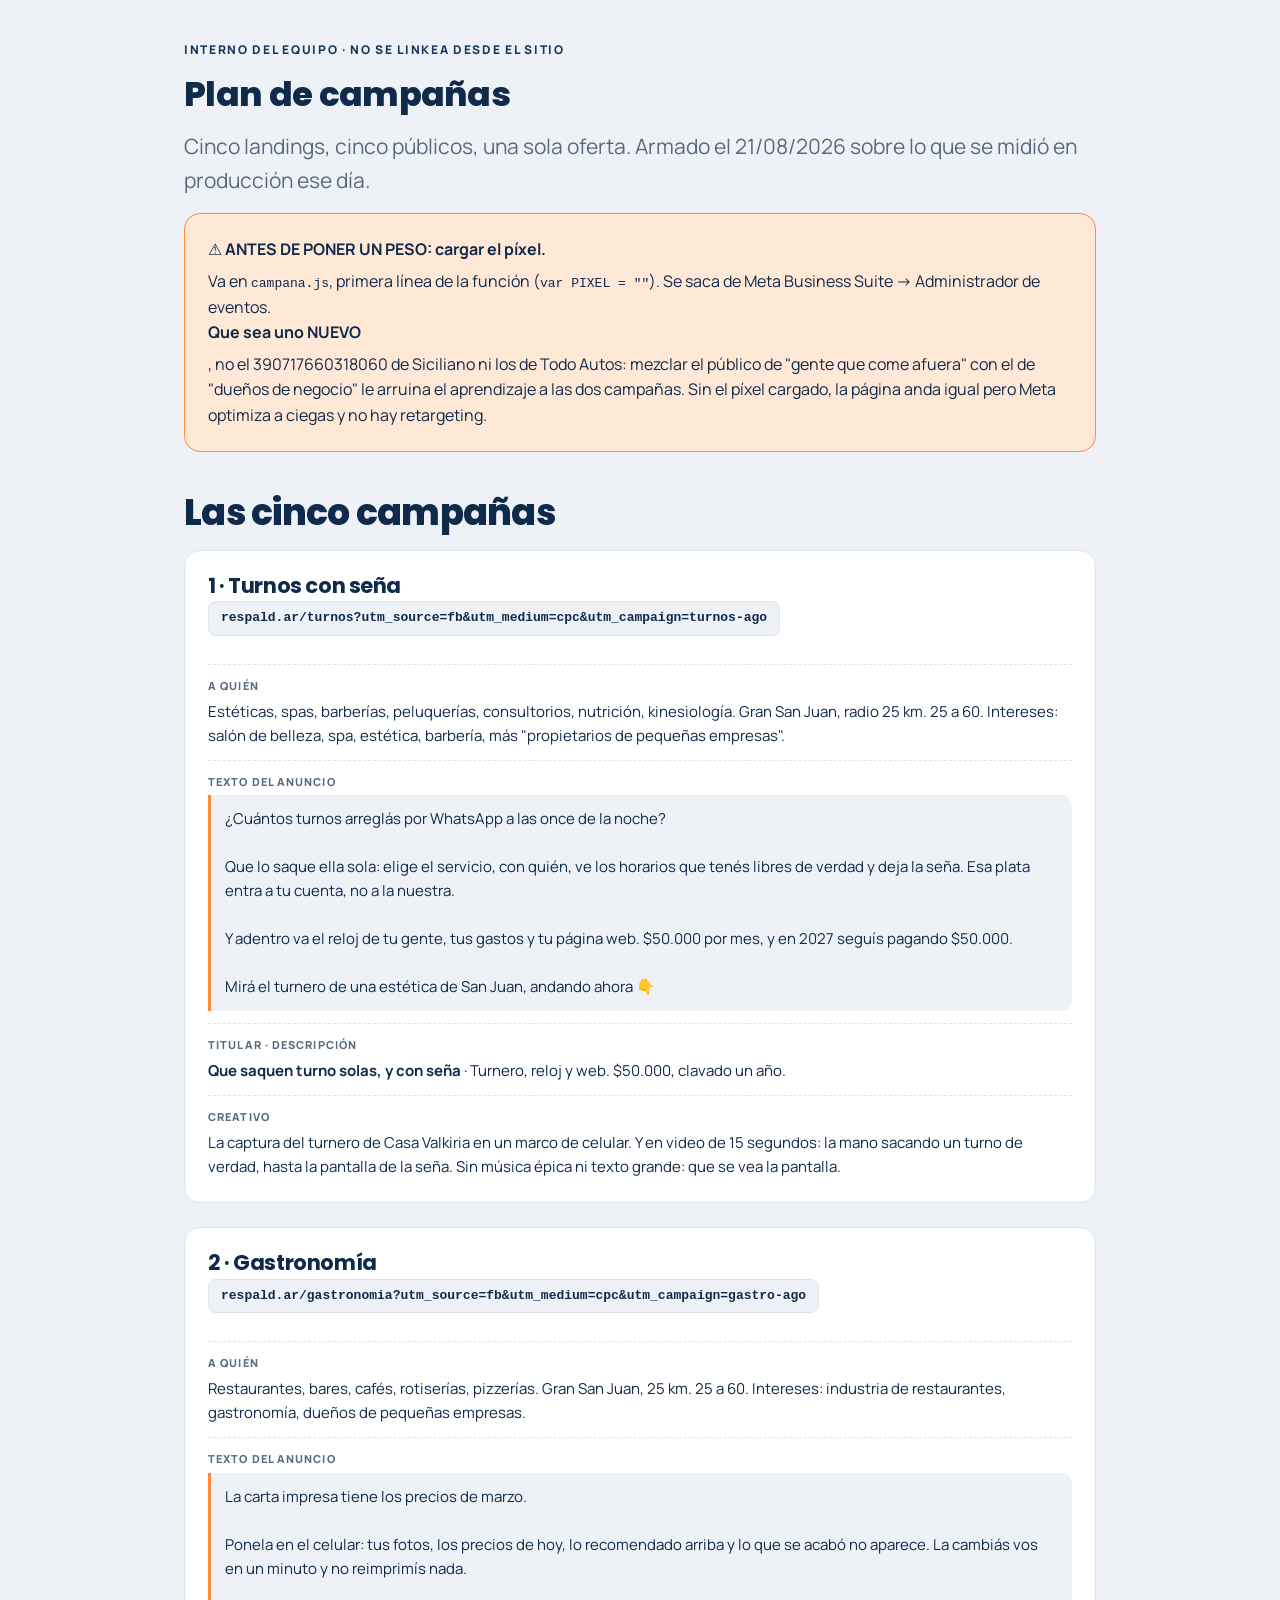
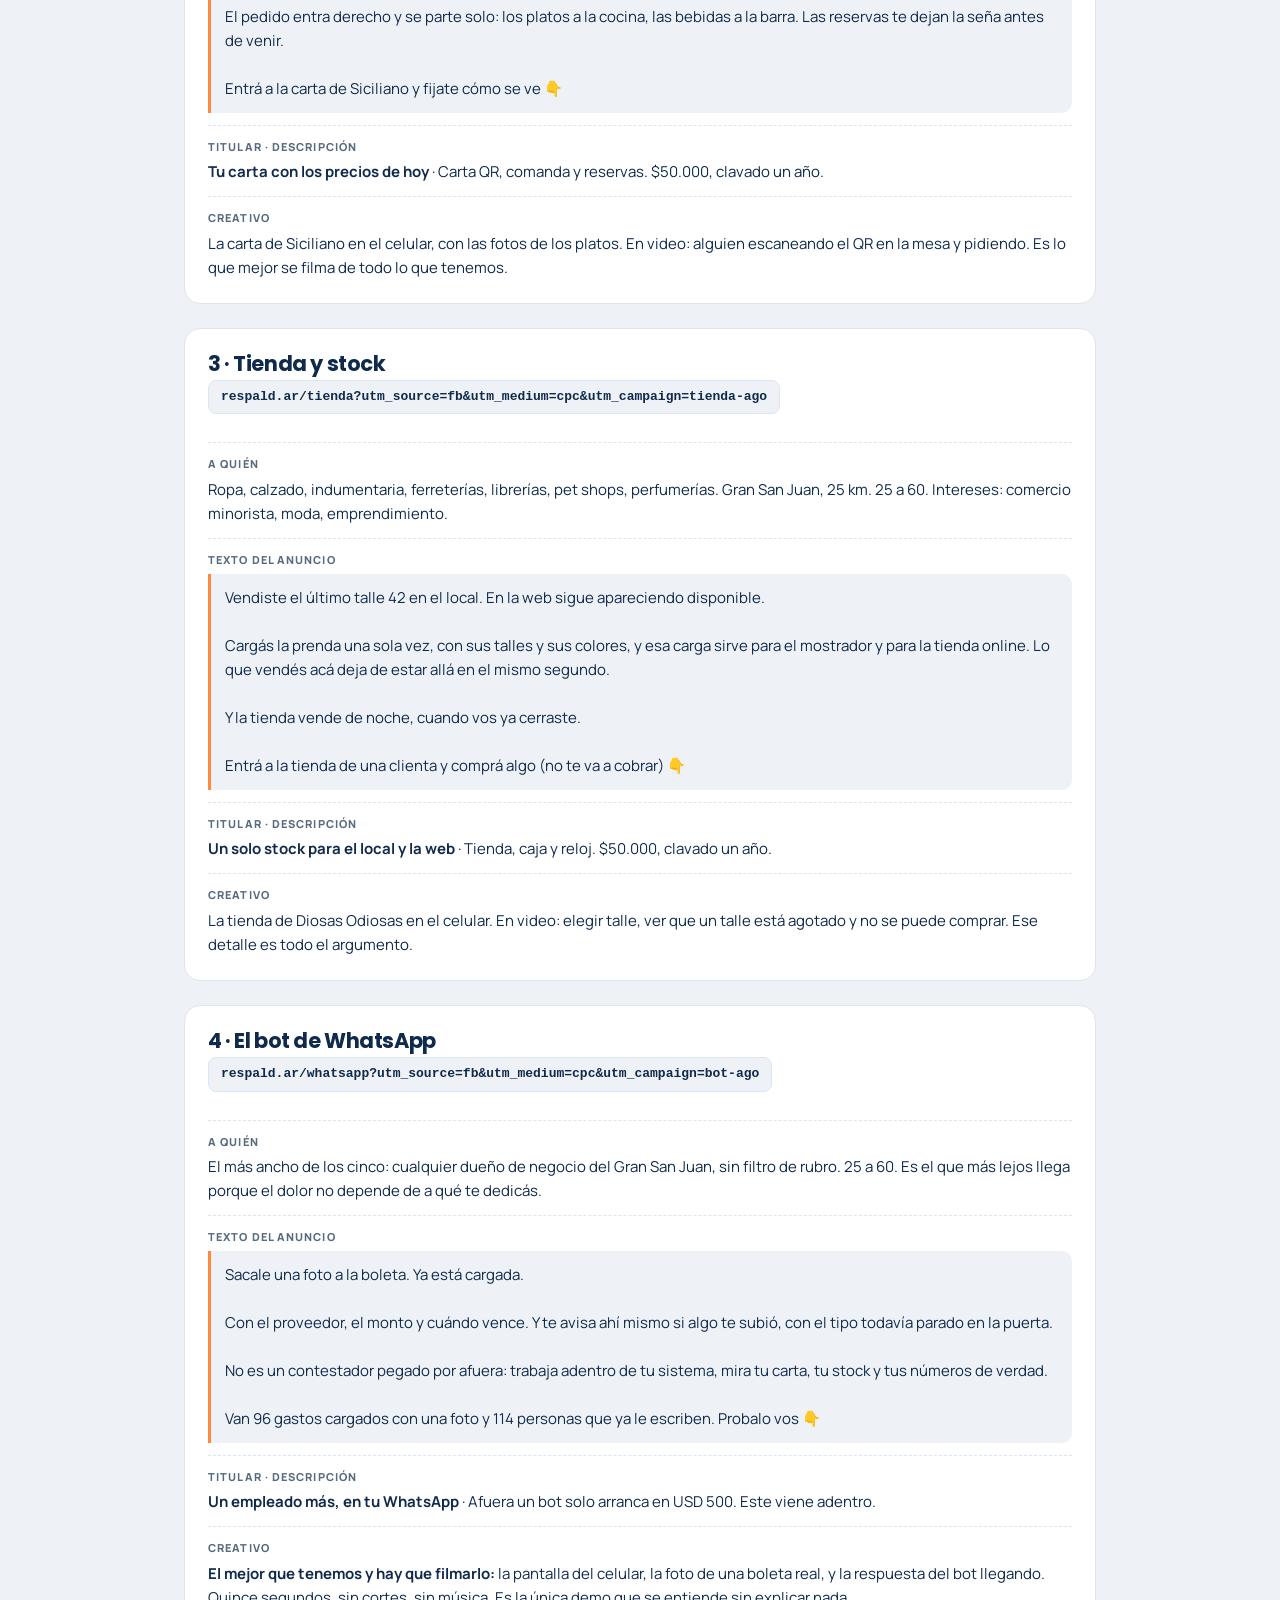
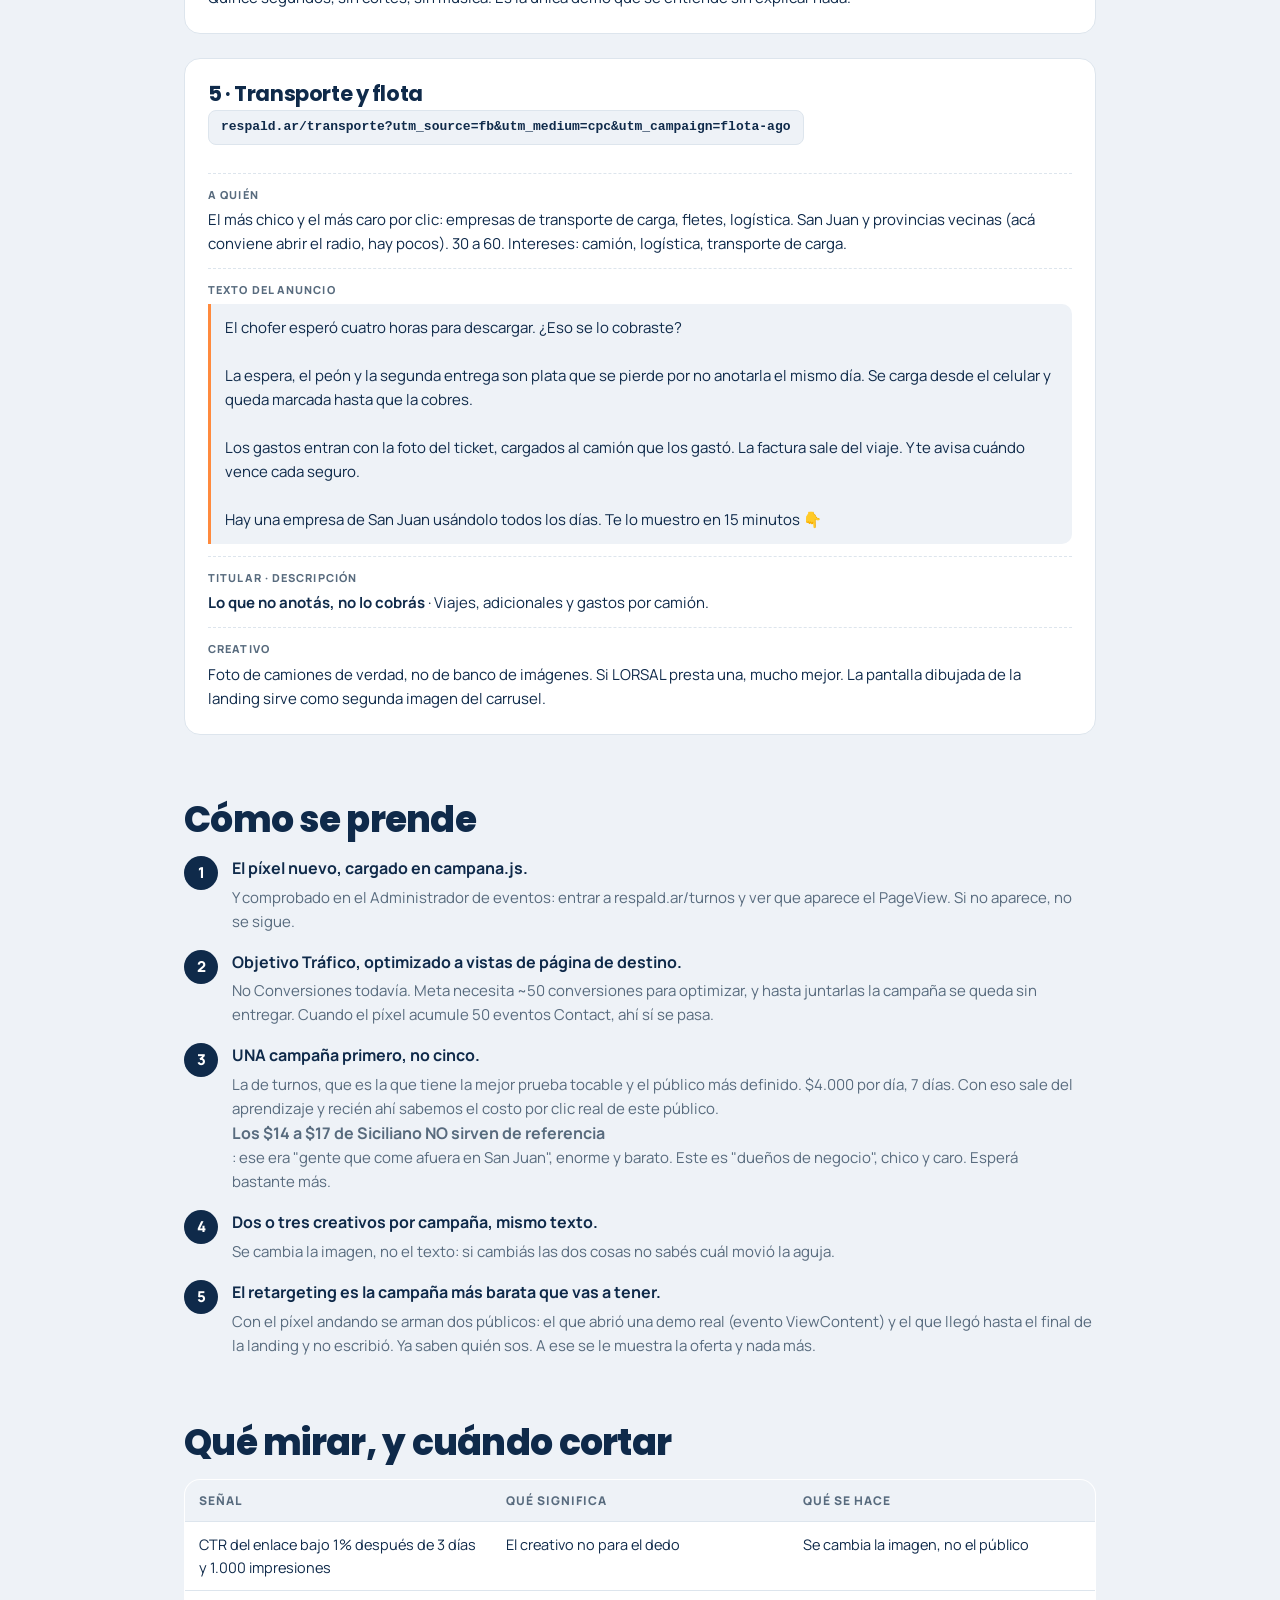
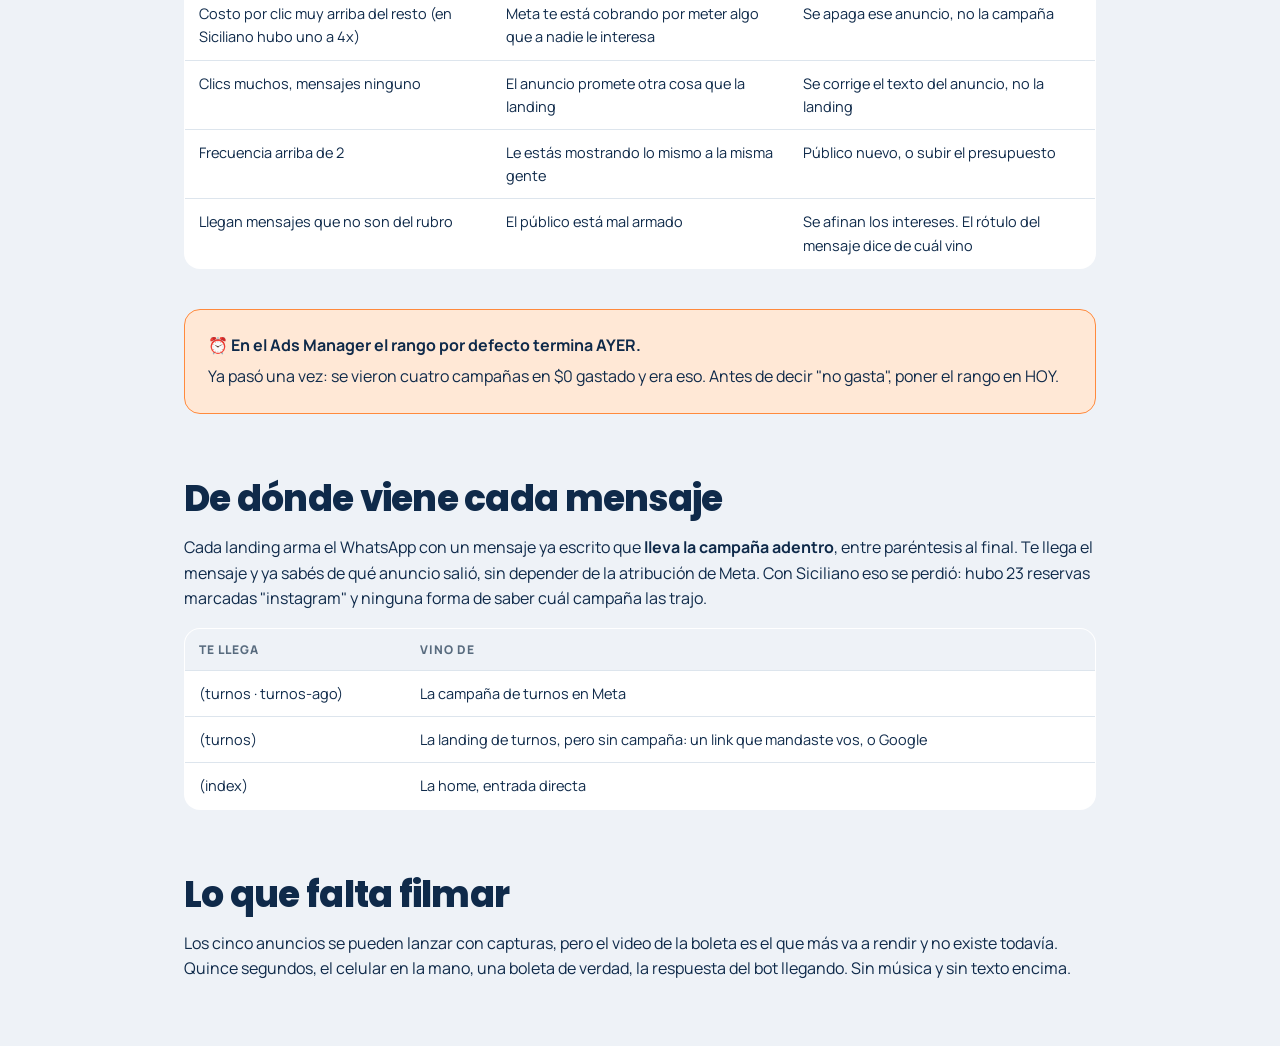
<file: campanas.html>
<!doctype html>
<html lang="es">
<head>
<meta charset="utf-8">
<meta name="viewport" content="width=device-width, initial-scale=1">
<meta name="robots" content="noindex, nofollow">
<title>Plan de campañas · interno · respald.ar</title>
<link rel="icon" type="image/png" sizes="32x32" href="favicon-32x32.png">
<link rel="preconnect" href="https://fonts.googleapis.com">
<link rel="preconnect" href="https://fonts.gstatic.com" crossorigin>
<link href="https://fonts.googleapis.com/css2?family=Poppins:wght@600;700;800&family=Manrope:wght@400;500;700;800&display=swap" rel="stylesheet">
<link rel="stylesheet" href="campana.css">
<style>
/* Hoja interna: no se linkea desde el sitio y lleva noindex. Es la que
   se abre al lado del Ads Manager, así que está hecha para copiar y
   pegar, no para vender. */
body{background:var(--papel-2)}
.hoja{max-width:960px;margin:0 auto;padding:var(--e4) var(--e3) var(--e5)}
.aviso{background:var(--calido-suave);border:1px solid var(--calido);border-radius:var(--radio);
  padding:var(--caja-b);margin-bottom:var(--e4);color:var(--tinta)}
.aviso b{display:block;margin-bottom:6px}
.camp{background:#fff;border:1px solid var(--linea);border-radius:var(--radio);
  padding:var(--caja-b);margin-bottom:var(--e3);color:var(--tinta)}
.camp h3{font-size:21px;margin-bottom:4px;font-family:'Poppins',Manrope,sans-serif}
.camp .url{display:inline-block;background:var(--papel-2);border:1px solid var(--linea);
  border-radius:8px;padding:6px 12px;font-size:13px;font-weight:700;
  font-family:ui-monospace,Menlo,Consolas,monospace;margin-bottom:var(--e2);
  word-break:break-all;color:var(--tinta)}
.campo{border-top:1px dashed var(--linea);padding-top:12px;margin-top:12px}
.campo em{font-style:normal;display:block;font-size:11px;font-weight:800;letter-spacing:.1em;
  text-transform:uppercase;color:var(--gris);margin-bottom:5px}
.campo p{font-size:15px;margin:0}
.copiar{background:var(--papel-2);border-left:3px solid var(--calido);border-radius:0 10px 10px 0;
  padding:12px 14px;font-size:14.5px;white-space:pre-line;color:var(--tinta)}
table{width:100%;border-collapse:collapse;font-size:14.5px;margin-top:var(--e2);
  background:#fff;border:1px solid var(--linea);border-radius:var(--radio);overflow:hidden}
th,td{text-align:left;padding:11px 14px;border-bottom:1px solid var(--linea);vertical-align:top}
th{background:var(--papel-2);font-size:12px;font-weight:800;letter-spacing:.08em;
  text-transform:uppercase;color:var(--gris)}
tr:last-child td{border-bottom:0}
.paso{display:grid;grid-template-columns:34px 1fr;gap:14px;margin-bottom:var(--e2);align-items:start}
.paso .n{width:34px;height:34px;border-radius:50%;background:var(--tinta);color:#fff;
  display:grid;place-items:center;font-weight:800;font-size:15px}
.paso b{display:block;font-size:16px}
.paso p{font-size:15px;color:var(--gris);margin:4px 0 0}
h2{margin-top:var(--e5)}
h2:first-of-type{margin-top:var(--e4)}
</style>
</head>
<body>
<div class="hoja">

<p class="eyebrow">Interno del equipo · no se linkea desde el sitio</p>
<h1 style="font-size:34px">Plan de campañas</h1>
<p class="lead">
  Cinco landings, cinco públicos, una sola oferta. Armado el 21/08/2026
  sobre lo que se midió en producción ese día.
</p>

<div class="aviso">
  <b>⚠️ ANTES DE PONER UN PESO: cargar el píxel.</b>
  Va en <code>campana.js</code>, primera línea de la función
  (<code>var PIXEL = ""</code>). Se saca de Meta Business Suite →
  Administrador de eventos. <b>Que sea uno NUEVO</b>, no el
  390717660318060 de Siciliano ni los de Todo Autos: mezclar el público
  de "gente que come afuera" con el de "dueños de negocio" le arruina el
  aprendizaje a las dos campañas. Sin el píxel cargado, la página anda
  igual pero Meta optimiza a ciegas y no hay retargeting.
</div>

<h2>Las cinco campañas</h2>

<div class="camp">
  <h3>1 · Turnos con seña</h3>
  <p class="url">respald.ar/turnos?utm_source=fb&amp;utm_medium=cpc&amp;utm_campaign=turnos-ago</p>
  <div class="campo">
    <em>A quién</em>
    <p>Estéticas, spas, barberías, peluquerías, consultorios, nutrición,
    kinesiología. Gran San Juan, radio 25 km. 25 a 60. Intereses: salón
    de belleza, spa, estética, barbería, más "propietarios de pequeñas
    empresas".</p>
  </div>
  <div class="campo">
    <em>Texto del anuncio</em>
    <p class="copiar">¿Cuántos turnos arreglás por WhatsApp a las once de la noche?

Que lo saque ella sola: elige el servicio, con quién, ve los horarios que tenés libres de verdad y deja la seña. Esa plata entra a tu cuenta, no a la nuestra.

Y adentro va el reloj de tu gente, tus gastos y tu página web. $50.000 por mes, y en 2027 seguís pagando $50.000.

Mirá el turnero de una estética de San Juan, andando ahora 👇</p>
  </div>
  <div class="campo">
    <em>Titular · Descripción</em>
    <p><b>Que saquen turno solas, y con seña</b> · Turnero, reloj y web. $50.000, clavado un año.</p>
  </div>
  <div class="campo">
    <em>Creativo</em>
    <p>La captura del turnero de Casa Valkiria en un marco de celular. Y
    en video de 15 segundos: la mano sacando un turno de verdad, hasta la
    pantalla de la seña. Sin música épica ni texto grande: que se vea la
    pantalla.</p>
  </div>
</div>

<div class="camp">
  <h3>2 · Gastronomía</h3>
  <p class="url">respald.ar/gastronomia?utm_source=fb&amp;utm_medium=cpc&amp;utm_campaign=gastro-ago</p>
  <div class="campo">
    <em>A quién</em>
    <p>Restaurantes, bares, cafés, rotiserías, pizzerías. Gran San Juan,
    25 km. 25 a 60. Intereses: industria de restaurantes, gastronomía,
    dueños de pequeñas empresas.</p>
  </div>
  <div class="campo">
    <em>Texto del anuncio</em>
    <p class="copiar">La carta impresa tiene los precios de marzo.

Ponela en el celular: tus fotos, los precios de hoy, lo recomendado arriba y lo que se acabó no aparece. La cambiás vos en un minuto y no reimprimís nada.

El pedido entra derecho y se parte solo: los platos a la cocina, las bebidas a la barra. Las reservas te dejan la seña antes de venir.

Entrá a la carta de Siciliano y fijate cómo se ve 👇</p>
  </div>
  <div class="campo">
    <em>Titular · Descripción</em>
    <p><b>Tu carta con los precios de hoy</b> · Carta QR, comanda y reservas. $50.000, clavado un año.</p>
  </div>
  <div class="campo">
    <em>Creativo</em>
    <p>La carta de Siciliano en el celular, con las fotos de los platos.
    En video: alguien escaneando el QR en la mesa y pidiendo. Es lo que
    mejor se filma de todo lo que tenemos.</p>
  </div>
</div>

<div class="camp">
  <h3>3 · Tienda y stock</h3>
  <p class="url">respald.ar/tienda?utm_source=fb&amp;utm_medium=cpc&amp;utm_campaign=tienda-ago</p>
  <div class="campo">
    <em>A quién</em>
    <p>Ropa, calzado, indumentaria, ferreterías, librerías, pet shops,
    perfumerías. Gran San Juan, 25 km. 25 a 60. Intereses: comercio
    minorista, moda, emprendimiento.</p>
  </div>
  <div class="campo">
    <em>Texto del anuncio</em>
    <p class="copiar">Vendiste el último talle 42 en el local. En la web sigue apareciendo disponible.

Cargás la prenda una sola vez, con sus talles y sus colores, y esa carga sirve para el mostrador y para la tienda online. Lo que vendés acá deja de estar allá en el mismo segundo.

Y la tienda vende de noche, cuando vos ya cerraste.

Entrá a la tienda de una clienta y comprá algo (no te va a cobrar) 👇</p>
  </div>
  <div class="campo">
    <em>Titular · Descripción</em>
    <p><b>Un solo stock para el local y la web</b> · Tienda, caja y reloj. $50.000, clavado un año.</p>
  </div>
  <div class="campo">
    <em>Creativo</em>
    <p>La tienda de Diosas Odiosas en el celular. En video: elegir talle,
    ver que un talle está agotado y no se puede comprar. Ese detalle es
    todo el argumento.</p>
  </div>
</div>

<div class="camp">
  <h3>4 · El bot de WhatsApp</h3>
  <p class="url">respald.ar/whatsapp?utm_source=fb&amp;utm_medium=cpc&amp;utm_campaign=bot-ago</p>
  <div class="campo">
    <em>A quién</em>
    <p>El más ancho de los cinco: cualquier dueño de negocio del Gran San
    Juan, sin filtro de rubro. 25 a 60. Es el que más lejos llega porque
    el dolor no depende de a qué te dedicás.</p>
  </div>
  <div class="campo">
    <em>Texto del anuncio</em>
    <p class="copiar">Sacale una foto a la boleta. Ya está cargada.

Con el proveedor, el monto y cuándo vence. Y te avisa ahí mismo si algo te subió, con el tipo todavía parado en la puerta.

No es un contestador pegado por afuera: trabaja adentro de tu sistema, mira tu carta, tu stock y tus números de verdad.

Van 96 gastos cargados con una foto y 114 personas que ya le escriben. Probalo vos 👇</p>
  </div>
  <div class="campo">
    <em>Titular · Descripción</em>
    <p><b>Un empleado más, en tu WhatsApp</b> · Afuera un bot solo arranca en USD 500. Este viene adentro.</p>
  </div>
  <div class="campo">
    <em>Creativo</em>
    <p><b>El mejor que tenemos y hay que filmarlo:</b> la pantalla del
    celular, la foto de una boleta real, y la respuesta del bot llegando.
    Quince segundos, sin cortes, sin música. Es la única demo que se
    entiende sin explicar nada.</p>
  </div>
</div>

<div class="camp">
  <h3>5 · Transporte y flota</h3>
  <p class="url">respald.ar/transporte?utm_source=fb&amp;utm_medium=cpc&amp;utm_campaign=flota-ago</p>
  <div class="campo">
    <em>A quién</em>
    <p>El más chico y el más caro por clic: empresas de transporte de
    carga, fletes, logística. San Juan y provincias vecinas (acá conviene
    abrir el radio, hay pocos). 30 a 60. Intereses: camión, logística,
    transporte de carga.</p>
  </div>
  <div class="campo">
    <em>Texto del anuncio</em>
    <p class="copiar">El chofer esperó cuatro horas para descargar. ¿Eso se lo cobraste?

La espera, el peón y la segunda entrega son plata que se pierde por no anotarla el mismo día. Se carga desde el celular y queda marcada hasta que la cobres.

Los gastos entran con la foto del ticket, cargados al camión que los gastó. La factura sale del viaje. Y te avisa cuándo vence cada seguro.

Hay una empresa de San Juan usándolo todos los días. Te lo muestro en 15 minutos 👇</p>
  </div>
  <div class="campo">
    <em>Titular · Descripción</em>
    <p><b>Lo que no anotás, no lo cobrás</b> · Viajes, adicionales y gastos por camión.</p>
  </div>
  <div class="campo">
    <em>Creativo</em>
    <p>Foto de camiones de verdad, no de banco de imágenes. Si LORSAL
    presta una, mucho mejor. La pantalla dibujada de la landing sirve como
    segunda imagen del carrusel.</p>
  </div>
</div>

<h2>Cómo se prende</h2>

<div class="paso"><span class="n">1</span><div>
  <b>El píxel nuevo, cargado en campana.js.</b>
  <p>Y comprobado en el Administrador de eventos: entrar a respald.ar/turnos
  y ver que aparece el PageView. Si no aparece, no se sigue.</p>
</div></div>

<div class="paso"><span class="n">2</span><div>
  <b>Objetivo Tráfico, optimizado a vistas de página de destino.</b>
  <p>No Conversiones todavía. Meta necesita ~50 conversiones para
  optimizar, y hasta juntarlas la campaña se queda sin entregar. Cuando
  el píxel acumule 50 eventos Contact, ahí sí se pasa.</p>
</div></div>

<div class="paso"><span class="n">3</span><div>
  <b>UNA campaña primero, no cinco.</b>
  <p>La de turnos, que es la que tiene la mejor prueba tocable y el
  público más definido. $4.000 por día, 7 días. Con eso sale del
  aprendizaje y recién ahí sabemos el costo por clic real de este
  público. <b>Los $14 a $17 de Siciliano NO sirven de referencia</b>: ese
  era "gente que come afuera en San Juan", enorme y barato. Este es
  "dueños de negocio", chico y caro. Esperá bastante más.</p>
</div></div>

<div class="paso"><span class="n">4</span><div>
  <b>Dos o tres creativos por campaña, mismo texto.</b>
  <p>Se cambia la imagen, no el texto: si cambiás las dos cosas no sabés
  cuál movió la aguja.</p>
</div></div>

<div class="paso"><span class="n">5</span><div>
  <b>El retargeting es la campaña más barata que vas a tener.</b>
  <p>Con el píxel andando se arman dos públicos: el que abrió una demo
  real (evento ViewContent) y el que llegó hasta el final de la landing y
  no escribió. Ya saben quién sos. A ese se le muestra la oferta y nada
  más.</p>
</div></div>

<h2>Qué mirar, y cuándo cortar</h2>

<table>
  <tr><th>Señal</th><th>Qué significa</th><th>Qué se hace</th></tr>
  <tr>
    <td>CTR del enlace bajo 1% después de 3 días y 1.000 impresiones</td>
    <td>El creativo no para el dedo</td>
    <td>Se cambia la imagen, no el público</td>
  </tr>
  <tr>
    <td>Costo por clic muy arriba del resto (en Siciliano hubo uno a 4x)</td>
    <td>Meta te está cobrando por meter algo que a nadie le interesa</td>
    <td>Se apaga ese anuncio, no la campaña</td>
  </tr>
  <tr>
    <td>Clics muchos, mensajes ninguno</td>
    <td>El anuncio promete otra cosa que la landing</td>
    <td>Se corrige el texto del anuncio, no la landing</td>
  </tr>
  <tr>
    <td>Frecuencia arriba de 2</td>
    <td>Le estás mostrando lo mismo a la misma gente</td>
    <td>Público nuevo, o subir el presupuesto</td>
  </tr>
  <tr>
    <td>Llegan mensajes que no son del rubro</td>
    <td>El público está mal armado</td>
    <td>Se afinan los intereses. El rótulo del mensaje dice de cuál vino</td>
  </tr>
</table>

<div class="aviso" style="margin-top:var(--e4)">
  <b>⏰ En el Ads Manager el rango por defecto termina AYER.</b>
  Ya pasó una vez: se vieron cuatro campañas en $0 gastado y era eso. Antes
  de decir "no gasta", poner el rango en HOY.
</div>

<h2>De dónde viene cada mensaje</h2>
<p>
  Cada landing arma el WhatsApp con un mensaje ya escrito que <b>lleva la
  campaña adentro</b>, entre paréntesis al final. Te llega el mensaje y ya
  sabés de qué anuncio salió, sin depender de la atribución de Meta. Con
  Siciliano eso se perdió: hubo 23 reservas marcadas "instagram" y ninguna
  forma de saber cuál campaña las trajo.
</p>
<table>
  <tr><th>Te llega</th><th>Vino de</th></tr>
  <tr><td>(turnos · turnos-ago)</td><td>La campaña de turnos en Meta</td></tr>
  <tr><td>(turnos)</td><td>La landing de turnos, pero sin campaña: un link que mandaste vos, o Google</td></tr>
  <tr><td>(index)</td><td>La home, entrada directa</td></tr>
</table>

<h2>Lo que falta filmar</h2>
<p>
  Los cinco anuncios se pueden lanzar con capturas, pero el video de la
  boleta es el que más va a rendir y no existe todavía. Quince segundos,
  el celular en la mano, una boleta de verdad, la respuesta del bot
  llegando. Sin música y sin texto encima.
</p>

</div>
<script src="campana.js"></script>
</body>
</html>
</file>
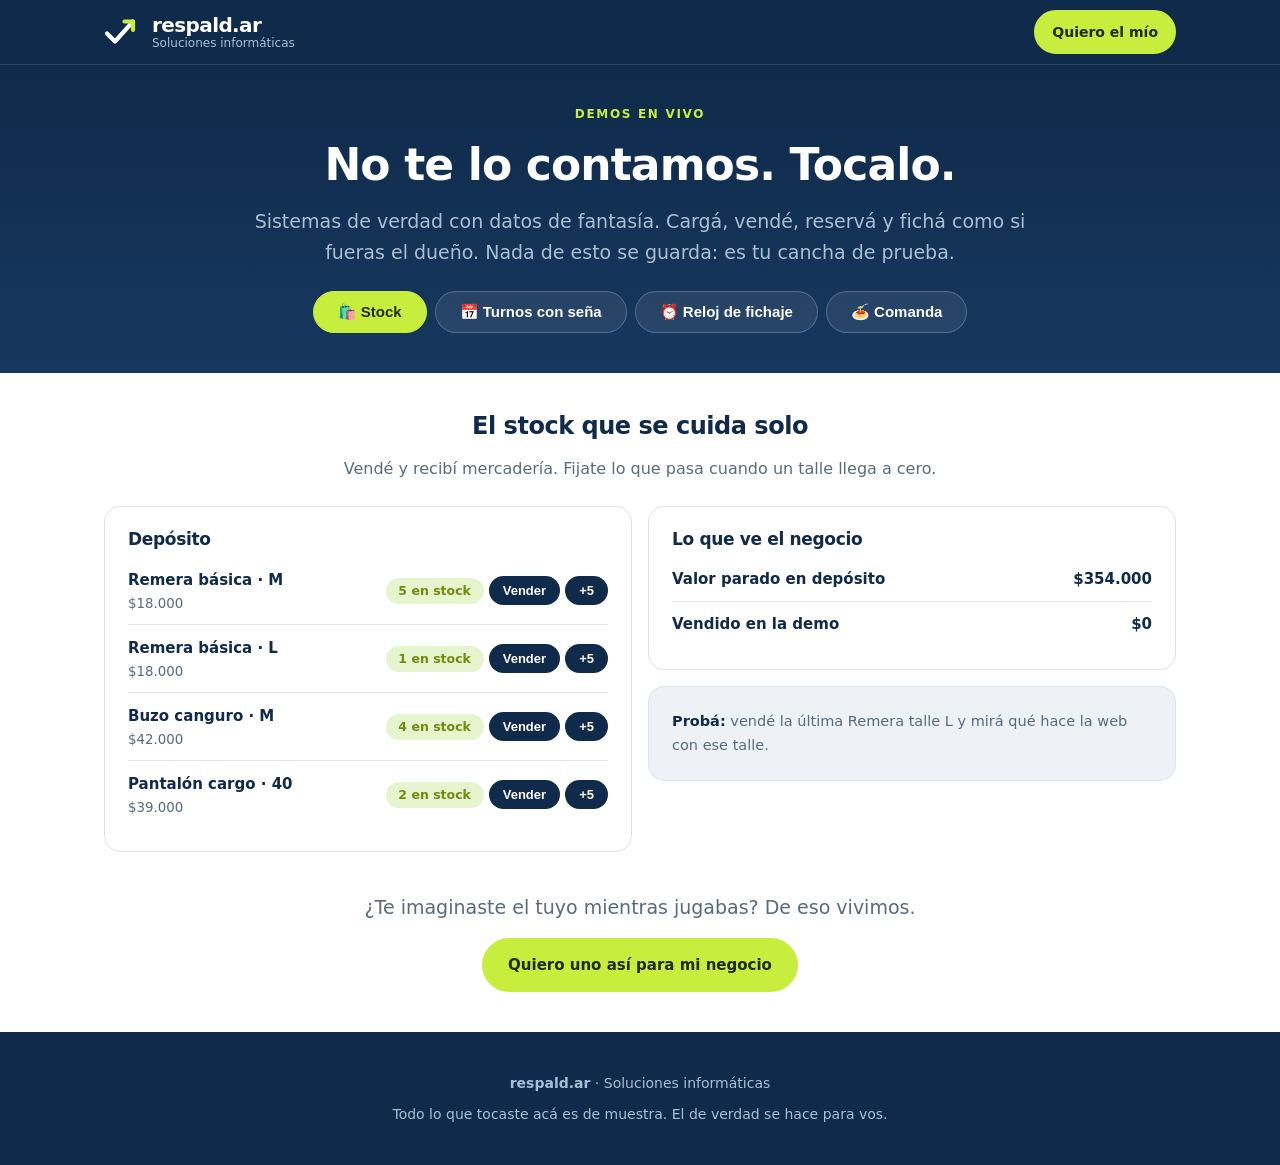
<file: demos.html>
<!doctype html>
<html lang="es">
<head>
<meta charset="utf-8">
<meta name="viewport" content="width=device-width, initial-scale=1">
<title>Probá los sistemas · respald.ar</title>
<meta name="description" content="Sistemas de verdad con datos de fantasía: stock, turnos con seña, reloj de fichaje y comanda. Tocalos, son de muestra.">
<style>
/* Mismo sistema que index.html: tokens, cajas con --caja-b (borde) o --caja
   (sin borde), intros centradas, ejes en múltiplos de 24. */
:root{
  --tinta:#0f2a4a; --tinta-2:#16385f;
  --lima:#c8ee3d; --lima-osc:#6f8c0e;
  --papel:#ffffff; --papel-2:#eef2f7;
  --gris:#586b7e; --gris-claro:#aabfd3; --linea:#dde5ed; --rojo:#c2453a;
  --e1:8px; --e2:16px; --e3:24px; --e4:40px; --e5:72px;
  --caja:24px; --caja-b:23px; --radio:16px;
  --medallon:34px; --gap-medallon:14px;
  --intro:76ch; --ancho:1120px;
}
*{box-sizing:border-box}
body{margin:0;background:var(--papel);color:var(--tinta);
  font-family:system-ui,-apple-system,"Segoe UI",Roboto,Helvetica,Arial,sans-serif;
  line-height:1.6;-webkit-font-smoothing:antialiased}
.wrap{max-width:var(--ancho);margin:0 auto;padding-inline:var(--e3)}
h1,h2,h3{margin:0 0 var(--e2);line-height:1.14;letter-spacing:-.02em;text-wrap:balance}
h1{font-size:clamp(28px,4vw,44px);font-weight:800}
h3{font-size:17px;font-weight:700;margin-bottom:var(--e1)}
p{margin:0 0 var(--e2);text-align:justify;hyphens:auto;text-wrap:pretty}
p:last-child{margin-bottom:0}
.eyebrow{font-size:12px;font-weight:800;letter-spacing:.14em;text-transform:uppercase;color:var(--lima);margin-bottom:var(--e2)}
.lead{font-size:clamp(16px,1.8vw,19px);color:var(--gris-claro)}
.intro{max-width:var(--intro);margin:0 auto;text-align:center}
.intro p{text-align:center}

header{position:sticky;top:0;z-index:50;background:var(--tinta);border-bottom:1px solid rgba(255,255,255,.12)}
.barra{display:flex;align-items:center;justify-content:space-between;gap:var(--e2);height:64px}
.marca{display:flex;align-items:center;gap:var(--gap-medallon);text-decoration:none;color:#fff}
.marca-txt b{display:block;font-size:20px;font-weight:800;letter-spacing:-.03em;line-height:1.1}
.marca-txt span{display:block;font-size:12px;color:var(--gris-claro);line-height:1.2}
.btn{display:inline-block;background:var(--lima);color:#1e2b06;text-decoration:none;
  padding:9px var(--e2);border-radius:999px;font-weight:700;font-size:14px;border:2px solid var(--lima);text-align:center;cursor:pointer}

.hero{background:linear-gradient(180deg,var(--tinta) 0%,var(--tinta-2) 100%);color:#fff;padding-block:var(--e4)}
.hero .intro{margin-bottom:0}

/* pestañas */
.tabs{display:flex;flex-wrap:wrap;gap:var(--e1);justify-content:center;margin-top:var(--e3)}
.tab{background:rgba(255,255,255,.08);border:1px solid rgba(255,255,255,.22);color:#fff;
  border-radius:999px;padding:11px var(--e3);font-weight:700;font-size:15px;cursor:pointer}
.tab.act{background:var(--lima);border-color:var(--lima);color:#1e2b06}

main{padding-block:var(--e4)}
.panel{display:none}
.panel.act{display:block}
.panel-head{max-width:var(--intro);margin:0 auto var(--e3);text-align:center}
.panel-head p{text-align:center;color:var(--gris)}

.grid{display:grid;gap:var(--e2)}
.g2{grid-template-columns:repeat(2,1fr)}
.g3{grid-template-columns:repeat(3,1fr)}
@media(max-width:900px){.g2,.g3{grid-template-columns:1fr}}

.tarj{background:#fff;border:1px solid var(--linea);border-radius:var(--radio);padding:var(--caja-b);text-align:left}
.tarj p{color:var(--gris);font-size:15px}

/* controles compartidos */
/* flex-wrap: en el celu el grupo de controles no entra al lado del nombre y,
   sin wrap, desbordaba la tarjeta empujado por la palabra más larga de cada
   fila (cuatro ejes distintos). Con wrap baja a su línea, al eje de la caja. */
.fila{display:flex;flex-wrap:wrap;align-items:center;justify-content:space-between;gap:var(--e1) var(--e2);
  border-bottom:1px solid var(--linea);padding-block:10px}
.fila:last-child{border-bottom:0}
/* el grupo de controles de la derecha NO se encoge: si se encoge, cada fila
   lo achica distinto según el largo del nombre y las etiquetas pierden columna */
.fila > span:last-child{flex:0 0 auto}
.fila b{font-size:15px}
.fila small{display:block;color:var(--gris)}
.mini{background:var(--tinta);color:#fff;border:0;border-radius:999px;padding:7px 14px;
  font-weight:700;font-size:13px;cursor:pointer}
.mini.lima{background:var(--lima);color:#1e2b06}
.mini:disabled{background:var(--linea);color:var(--gris);cursor:not-allowed}
/* ancho fijo: "5 en stock" y "Sin stock" miden distinto y cada etiqueta
   arrancaba en su propio eje; fijas, forman columna con los botones */
.pill{display:inline-block;border-radius:999px;padding:3px 10px;font-size:12.5px;font-weight:700;min-width:98px;text-align:center}
.pill.ok{background:#e7f5cf;color:var(--lima-osc)}
.pill.no{background:#fbe4e1;color:var(--rojo)}
.aviso{background:var(--papel-2);border:1px solid var(--linea);border-radius:var(--radio);
  padding:var(--caja-b);color:var(--gris);font-size:14.5px;margin-top:var(--e2);text-align:left}
.aviso b{color:var(--tinta)}

.chip{background:#fff;border:1px solid var(--linea);border-radius:999px;padding:9px var(--e2);
  font-weight:700;font-size:14px;cursor:pointer}
.chip.act{background:var(--tinta);border-color:var(--tinta);color:#fff}
.chip:disabled{color:var(--gris-claro);text-decoration:line-through;cursor:not-allowed}
.chips{display:flex;flex-wrap:wrap;gap:var(--e1);margin-bottom:var(--e2)}

.reloj-num{font-size:clamp(38px,6vw,56px);font-weight:800;letter-spacing:-.02em;text-align:center;margin-bottom:var(--e2)}
.pin{display:flex;gap:var(--e1);justify-content:center;margin-bottom:var(--e2)}
.pin input{width:120px;text-align:center;font-size:22px;letter-spacing:.4em;font-weight:800;
  border:1px solid var(--linea);border-radius:var(--radio);padding:10px 0 10px .4em;color:var(--tinta)}
.centro{text-align:center}
.centro p{text-align:center}

.estrellas{font-size:26px;letter-spacing:.1em;cursor:pointer;user-select:none}
.paso-tag{display:inline-block;background:var(--papel-2);border-radius:999px;padding:3px 12px;
  font-size:12px;font-weight:800;letter-spacing:.08em;text-transform:uppercase;color:var(--gris);margin-bottom:var(--e1)}
.apagada{opacity:.45;pointer-events:none}

footer{background:var(--tinta);color:var(--gris-claro);padding-block:var(--e4);font-size:14px}
.pie{display:flex;flex-direction:column;align-items:center;gap:var(--e1);text-align:center}
.pie p{margin:0;text-align:center}
footer a{color:#e2ecf5}
</style>
</head>
<body>

<header>
  <div class="wrap barra">
    <a class="marca" href="index.html">
      <svg width="34" height="34" viewBox="0 0 34 34" aria-hidden="true">
        <path d="M3 18.5 L11 26.5 L29 6.5" fill="none" stroke="#ffffff" stroke-width="4.2" stroke-linecap="round" stroke-linejoin="round"/>
        <path d="M20.5 6.5 L29 6.5 L29 15" fill="none" stroke="#c8ee3d" stroke-width="4.2" stroke-linecap="round" stroke-linejoin="round"/>
      </svg>
      <span class="marca-txt"><b>respald.ar</b><span>Soluciones informáticas</span></span>
    </a>
    <a class="btn" href="index.html#contacto">Quiero el mío</a>
  </div>
</header>

<section class="hero">
  <div class="wrap">
    <div class="intro">
      <p class="eyebrow">Demos en vivo</p>
      <h1>No te lo contamos. Tocalo.</h1>
      <p class="lead">
        Sistemas de verdad con datos de fantasía. Cargá, vendé, reservá y fichá
        como si fueras el dueño. Nada de esto se guarda: es tu cancha de prueba.
      </p>
      <div class="tabs">
        <button class="tab act" data-p="stock">🛍️ Stock</button>
        <button class="tab" data-p="turnos">📅 Turnos con seña</button>
        <button class="tab" data-p="reloj">⏰ Reloj de fichaje</button>
        <button class="tab" data-p="comanda">🍝 Comanda</button>
      </div>
    </div>
  </div>
</section>

<main>
  <div class="wrap">

    <!-- ═══ STOCK ═══ -->
    <div class="panel act" id="p-stock">
      <div class="panel-head">
        <h2>El stock que se cuida solo</h2>
        <p>Vendé y recibí mercadería. Fijate lo que pasa cuando un talle llega a cero.</p>
      </div>
      <div class="grid g2">
        <div class="tarj">
          <h3>Depósito</h3>
          <div id="stkFilas"></div>
        </div>
        <div>
          <div class="tarj">
            <h3>Lo que ve el negocio</h3>
            <div class="fila"><b>Valor parado en depósito</b><b id="stkValor"></b></div>
            <div class="fila"><b>Vendido en la demo</b><b id="stkVendido">$0</b></div>
          </div>
          <div class="aviso" id="stkAviso"><b>Probá:</b> vendé la última Remera talle L y mirá qué hace la web con ese talle.</div>
        </div>
      </div>
    </div>

    <!-- ═══ TURNOS ═══ -->
    <div class="panel" id="p-turnos">
      <div class="panel-head">
        <h2>La reserva que se paga sola</h2>
        <p>Elegí día y hora, pagá la seña de mentira y mirá lo que recibe el cliente.</p>
      </div>
      <div class="grid g2">
        <div class="tarj" id="tnPaso1">
          <span class="paso-tag">Paso 1 · Elegir</span>
          <h3>Mesa para dos</h3>
          <div class="chips" id="tnDias"></div>
          <div class="chips" id="tnHoras"></div>
          <div class="aviso" id="tnResumen">Elegí un día y una hora.</div>
          <div class="centro" style="margin-top:var(--e2)">
            <button class="mini lima" id="tnPagar" disabled>Pagar la seña · $5.000 (Mercado Pago)</button>
          </div>
        </div>
        <div class="tarj apagada" id="tnPaso2">
          <span class="paso-tag">Paso 2 · Lo que le llega al cliente</span>
          <h3 id="tnOkTit">Esperando la seña…</h3>
          <div id="tnOk"></div>
        </div>
      </div>
    </div>

    <!-- ═══ RELOJ ═══ -->
    <div class="panel" id="p-reloj">
      <div class="panel-head">
        <h2>El reloj que arma los sueldos</h2>
        <p>Cada uno marca desde su celular con su clave. Marcá la entrada, marcá la salida, y mirá la cuenta.</p>
      </div>
      <div class="grid g2">
        <div class="tarj centro">
          <span class="paso-tag">El celular del empleado</span>
          <div class="reloj-num" id="rlHora">--:--</div>
          <div class="pin"><input id="rlPin" inputmode="numeric" maxlength="4" placeholder="····" aria-label="Clave"></div>
          <button class="mini lima" id="rlMarcar">Marcar</button>
          <p style="color:var(--gris);font-size:13.5px;margin-top:var(--e2)">Probá con la clave <b>2024</b> (es Caro, de la demo)</p>
        </div>
        <div>
          <div class="tarj">
            <h3>Lo que ve el dueño</h3>
            <div id="rlRegistros"><div class="fila"><small>Todavía no marcó nadie.</small></div></div>
          </div>
          <div class="aviso" id="rlAviso"><b>El truco:</b> con las horas marcadas, el sueldo de la semana se calcula solo. Nada de cuadernos.</div>
        </div>
      </div>
    </div>

    <!-- ═══ COMANDA ═══ -->
    <div class="panel" id="p-comanda">
      <div class="panel-head">
        <h2>De la mesa a la cocina, y la propina es un puntaje</h2>
        <p>Tomá el pedido como el mozo, despachalo como la cocina, y calificá como el cliente.</p>
      </div>
      <div class="grid g3">
        <div class="tarj" id="cmPaso1">
          <span class="paso-tag">1 · El mozo, en su celu</span>
          <h3>Mesa 4</h3>
          <div id="cmCarta"></div>
          <div class="centro" style="margin-top:var(--e2)">
            <button class="mini lima" id="cmMandar" disabled>Mandar a cocina</button>
          </div>
        </div>
        <div class="tarj apagada" id="cmPaso2">
          <span class="paso-tag">2 · La pantalla de cocina</span>
          <h3 id="cmCocinaTit">Sin pedidos</h3>
          <div id="cmCocina"></div>
        </div>
        <div class="tarj apagada" id="cmPaso3">
          <span class="paso-tag">3 · El cliente, al pagar</span>
          <h3 id="cmCalTit">Esperando el plato…</h3>
          <div id="cmCal"></div>
        </div>
      </div>
      <div class="aviso"><b>Fijate el detalle:</b> la calificación no va al restorán. Va al perfil del mozo y del cocinero, y se la llevan a donde vayan. Eso es Aval.ar, y es gratis.</div>
    </div>

    <div class="intro" style="margin-top:var(--e4)">
      <p class="lead" style="color:var(--gris)">
        ¿Te imaginaste el tuyo mientras jugabas? De eso vivimos.
      </p>
      <a class="btn" style="padding:13px var(--e3);font-size:15px" href="index.html#contacto">Quiero uno así para mi negocio</a>
    </div>

  </div>
</main>

<footer>
  <div class="wrap pie">
    <p><b>respald.ar</b> · Soluciones informáticas</p>
    <p>Todo lo que tocaste acá es de muestra. El de verdad se hace para vos.</p>
  </div>
</footer>

<script>
/* ── pestañas ── */
document.querySelectorAll('.tab').forEach(t => t.onclick = () => {
  document.querySelectorAll('.tab').forEach(x => x.classList.toggle('act', x === t));
  document.querySelectorAll('.panel').forEach(p => p.classList.toggle('act', p.id === 'p-' + t.dataset.p));
});
const $ = id => document.getElementById(id);
const plata = n => '$' + n.toLocaleString('es-AR');

/* ── STOCK ── */
const STK = [
  {prod:'Remera básica', talle:'M', stock:5, precio:18000},
  {prod:'Remera básica', talle:'L', stock:1, precio:18000},
  {prod:'Buzo canguro',  talle:'M', stock:4, precio:42000},
  {prod:'Pantalón cargo',talle:'40', stock:2, precio:39000},
];
let stkVendido = 0;
function stkPintar(msj){
  $('stkFilas').innerHTML = STK.map((f,i) => `
    <div class="fila">
      <span><b>${f.prod} · ${f.talle}</b><small>${plata(f.precio)}</small></span>
      <span>${f.stock > 0
        ? `<span class="pill ok">${f.stock} en stock</span>`
        : `<span class="pill no">Sin stock</span>`}
        <button class="mini" onclick="stkVender(${i})" ${f.stock === 0 ? 'disabled' : ''}>Vender</button>
        <button class="mini" onclick="stkRecibir(${i})">+5</button>
      </span>
    </div>`).join('');
  $('stkValor').textContent = plata(STK.reduce((a,f) => a + f.stock * f.precio, 0));
  $('stkVendido').textContent = plata(stkVendido);
  if (msj) $('stkAviso').innerHTML = msj;
}
window.stkVender = i => {
  STK[i].stock--; stkVendido += STK[i].precio;
  stkPintar(STK[i].stock === 0
    ? `<b>${STK[i].prod} talle ${STK[i].talle} llegó a cero.</b> En la tienda online ese talle ya no se puede elegir: nadie compra lo que no tenés. Eso es no vender de más.`
    : `Vendido. Quedan ${STK[i].stock} de ${STK[i].prod} ${STK[i].talle}, y la web ya lo descontó.`);
};
window.stkRecibir = i => {
  STK[i].stock += 5;
  stkPintar(`Entraron 5 de ${STK[i].prod} ${STK[i].talle}. Acá el sistema de verdad te pregunta el costo, para avisarte si el proveedor te subió el precio.`);
};
stkPintar();

/* ── TURNOS ── */
const TN = {dias:['Hoy','Mañana','Sábado'], horas:[{h:'20:00',c:2},{h:'20:30',c:1},{h:'21:00',c:0},{h:'21:30',c:3}], dia:null, hora:null};
function tnPintar(){
  $('tnDias').innerHTML = TN.dias.map(d =>
    `<button class="chip ${TN.dia === d ? 'act' : ''}" onclick="tnDia('${d}')">${d}</button>`).join('');
  $('tnHoras').innerHTML = TN.horas.map((o,i) =>
    `<button class="chip ${TN.hora === i ? 'act' : ''}" onclick="tnHora(${i})" ${o.c === 0 ? 'disabled' : ''}>${o.h}</button>`).join('');
  const listo = TN.dia !== null && TN.hora !== null;
  $('tnResumen').innerHTML = listo
    ? `Mesa para dos · <b>${TN.dia} ${TN.horas[TN.hora].h}</b> · quedan ${TN.horas[TN.hora].c} lugares. La seña frena al que reserva y no viene.`
    : 'Elegí un día y una hora. El de las 21:00 ya está lleno: el sistema no sobrevende.';
  $('tnPagar').disabled = !listo;
}
window.tnDia = d => { TN.dia = d; tnPintar(); };
window.tnHora = i => { TN.hora = i; tnPintar(); };
$('tnPagar').onclick = () => {
  $('tnPagar').disabled = true;
  $('tnPagar').textContent = 'Procesando en Mercado Pago…';
  setTimeout(() => {
    TN.horas[TN.hora].c--;
    $('tnPaso2').classList.remove('apagada');
    $('tnOkTit').textContent = '✅ Reserva confirmada';
    $('tnOk').innerHTML = `
      <div class="fila"><span><b>${TN.dia} · ${TN.horas[TN.hora].h} · 2 personas</b><small>Seña $5.000 pagada por Mercado Pago</small></span></div>
      <div class="fila"><span><b>Código DLG-483</b><small>Le llegó por mail con un QR. En la puerta lo escanean y listo.</small></span></div>
      <div class="fila"><span><small>Si cancela a tiempo, la seña se devuelve sola. Si no viene, queda para el local. Vos no perseguís a nadie.</small></span></div>`;
    $('tnPagar').textContent = 'Seña pagada ✓';
    tnPintar(); $('tnPagar').disabled = true;
  }, 900);
};
tnPintar();

/* ── RELOJ ── */
let rlEntrada = null;
setInterval(() => {
  const d = new Date();
  $('rlHora').textContent = String(d.getHours()).padStart(2,'0') + ':' + String(d.getMinutes()).padStart(2,'0') + ':' + String(d.getSeconds()).padStart(2,'0');
}, 500);
$('rlMarcar').onclick = () => {
  if ($('rlPin').value !== '2024'){
    $('rlAviso').innerHTML = '<b>Clave incorrecta.</b> Cada empleado tiene la suya: nadie marca por otro. Probá con 2024.';
    return;
  }
  const d = new Date();
  const hhmm = String(d.getHours()).padStart(2,'0') + ':' + String(d.getMinutes()).padStart(2,'0');
  if (!rlEntrada){
    rlEntrada = d;
    $('rlRegistros').innerHTML = `<div class="fila"><span><b>Caro Gómez</b><small>🟢 Entrada ${hhmm}</small></span><span class="pill ok">Trabajando</span></div>`;
    $('rlAviso').innerHTML = '<b>Entrada marcada.</b> Ahora volvé a marcar con la misma clave: esa va a ser la salida.';
  } else {
    const min = Math.max(1, Math.round((d - rlEntrada) / 60000));
    const horas = 8 * 60 + 24;   /* la demo le acredita un turno completo */
    const sueldo = Math.round(horas / 60 * 3500);
    rlEntrada = null;
    $('rlRegistros').innerHTML = `
      <div class="fila"><span><b>Caro Gómez</b><small>🟢 Entrada 09:02 · 🔴 Salida 17:26</small></span><span class="pill ok">8 h 24 min</span></div>
      <div class="fila"><span><b>Va sumando esta semana</b><small>a $3.500 la hora</small></span><b>${plata(sueldo)}</b></div>`;
    $('rlAviso').innerHTML = `<b>Salida marcada${min < 3 ? ' (en la demo el turno vale 8 h 24 min)' : ''}.</b> Fin de semana: el cierre junta las horas de todos y el sueldo sale solo, con adelantos y feriados descontados.`;
  }
  $('rlPin').value = '';
};

/* ── COMANDA ── */
const CM = {carta:[{n:'Sorrentinos',p:12500,c:0},{n:'Milanesa napolitana',p:11000,c:0},{n:'Agua con gas',p:2000,c:0}], estado:0};
function cmPintar(){
  $('cmCarta').innerHTML = CM.carta.map((it,i) => `
    <div class="fila">
      <span><b>${it.n}</b><small>${plata(it.p)}</small></span>
      <span><button class="mini" onclick="cmMenos(${i})" ${it.c === 0 ? 'disabled' : ''}>−</button>
      <b> ${it.c} </b>
      <button class="mini" onclick="cmMas(${i})">+</button></span>
    </div>`).join('');
  $('cmMandar').disabled = CM.carta.every(it => it.c === 0) || CM.estado > 0;
}
window.cmMas = i => { if (CM.estado === 0){ CM.carta[i].c++; cmPintar(); } };
window.cmMenos = i => { if (CM.estado === 0){ CM.carta[i].c--; cmPintar(); } };
$('cmMandar').onclick = () => {
  CM.estado = 1;
  const items = CM.carta.filter(it => it.c > 0);
  $('cmPaso2').classList.remove('apagada');
  $('cmCocinaTit').textContent = '🔔 Mesa 4';
  $('cmCocina').innerHTML = items.map(it => `<div class="fila"><b>${it.c} × ${it.n}</b></div>`).join('') +
    `<div class="centro" style="margin-top:var(--e2)"><button class="mini lima" id="cmListo">✓ Listo, salió</button></div>`;
  $('cmListo').onclick = () => {
    CM.estado = 2;
    $('cmCocinaTit').textContent = '✅ Despachado';
    $('cmListo').disabled = true;
    $('cmPaso3').classList.remove('apagada');
    $('cmCalTit').textContent = 'Con la cuenta, llega esto';
    $('cmCal').innerHTML = `
      <div class="fila"><span><b>¿Cómo te atendió Caro?</b><small>moza</small></span></div>
      <div class="estrellas centro" data-q="mozo">☆☆☆☆☆</div>
      <div class="fila"><span><b>¿Qué tal la cocina de Tito?</b><small>cocinero</small></span></div>
      <div class="estrellas centro" data-q="coci">☆☆☆☆☆</div>
      <div id="cmGracias"></div>`;
    document.querySelectorAll('.estrellas').forEach(e => e.onclick = ev => {
      e.textContent = '★★★★★';
      e.style.color = 'var(--calido)';
      $('cmGracias').innerHTML = `<div class="aviso" style="margin-top:var(--e2)"><b>Y acá está la gracia:</b> esas estrellas van al historial de Caro y de Tito, no a una reseña del local. Su buen laburo queda registrado para siempre.</div>`;
    });
  };
  cmPintar();
};
cmPintar();
</script>
</body>
</html>
</file>
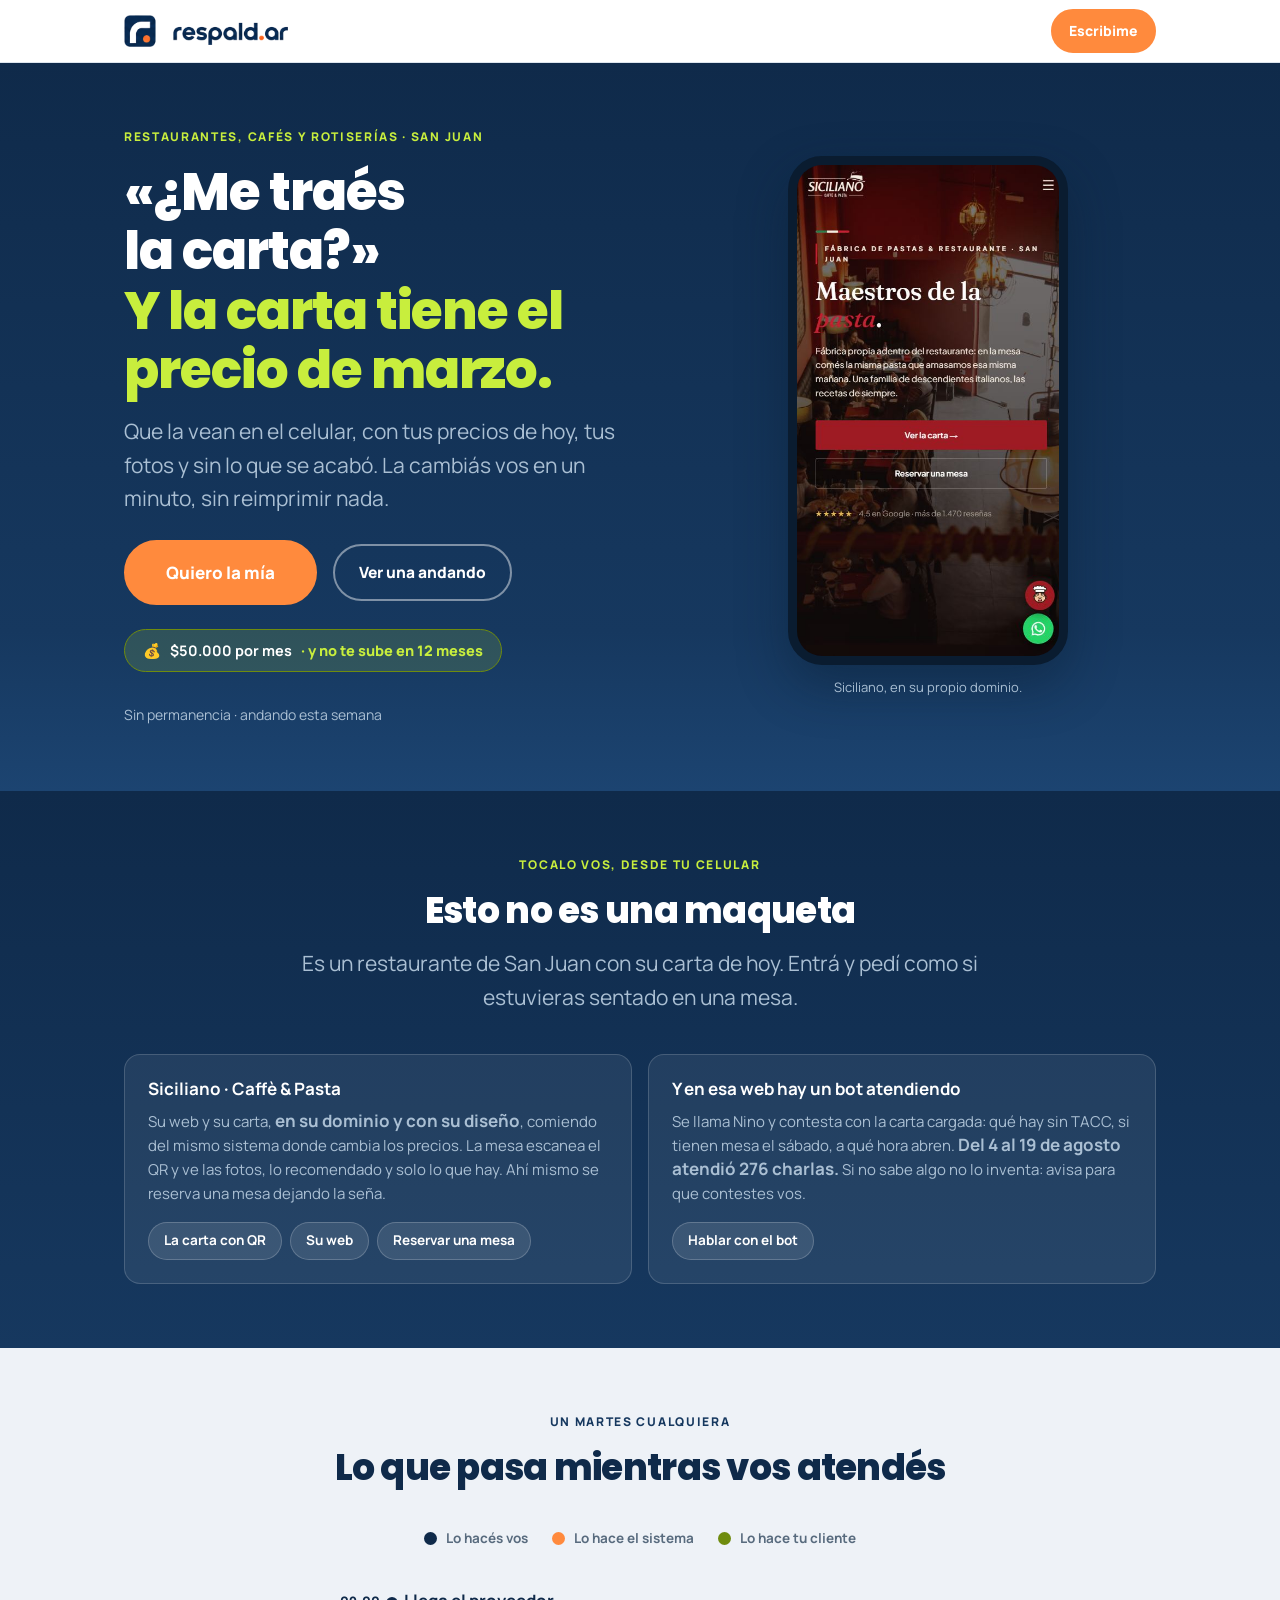
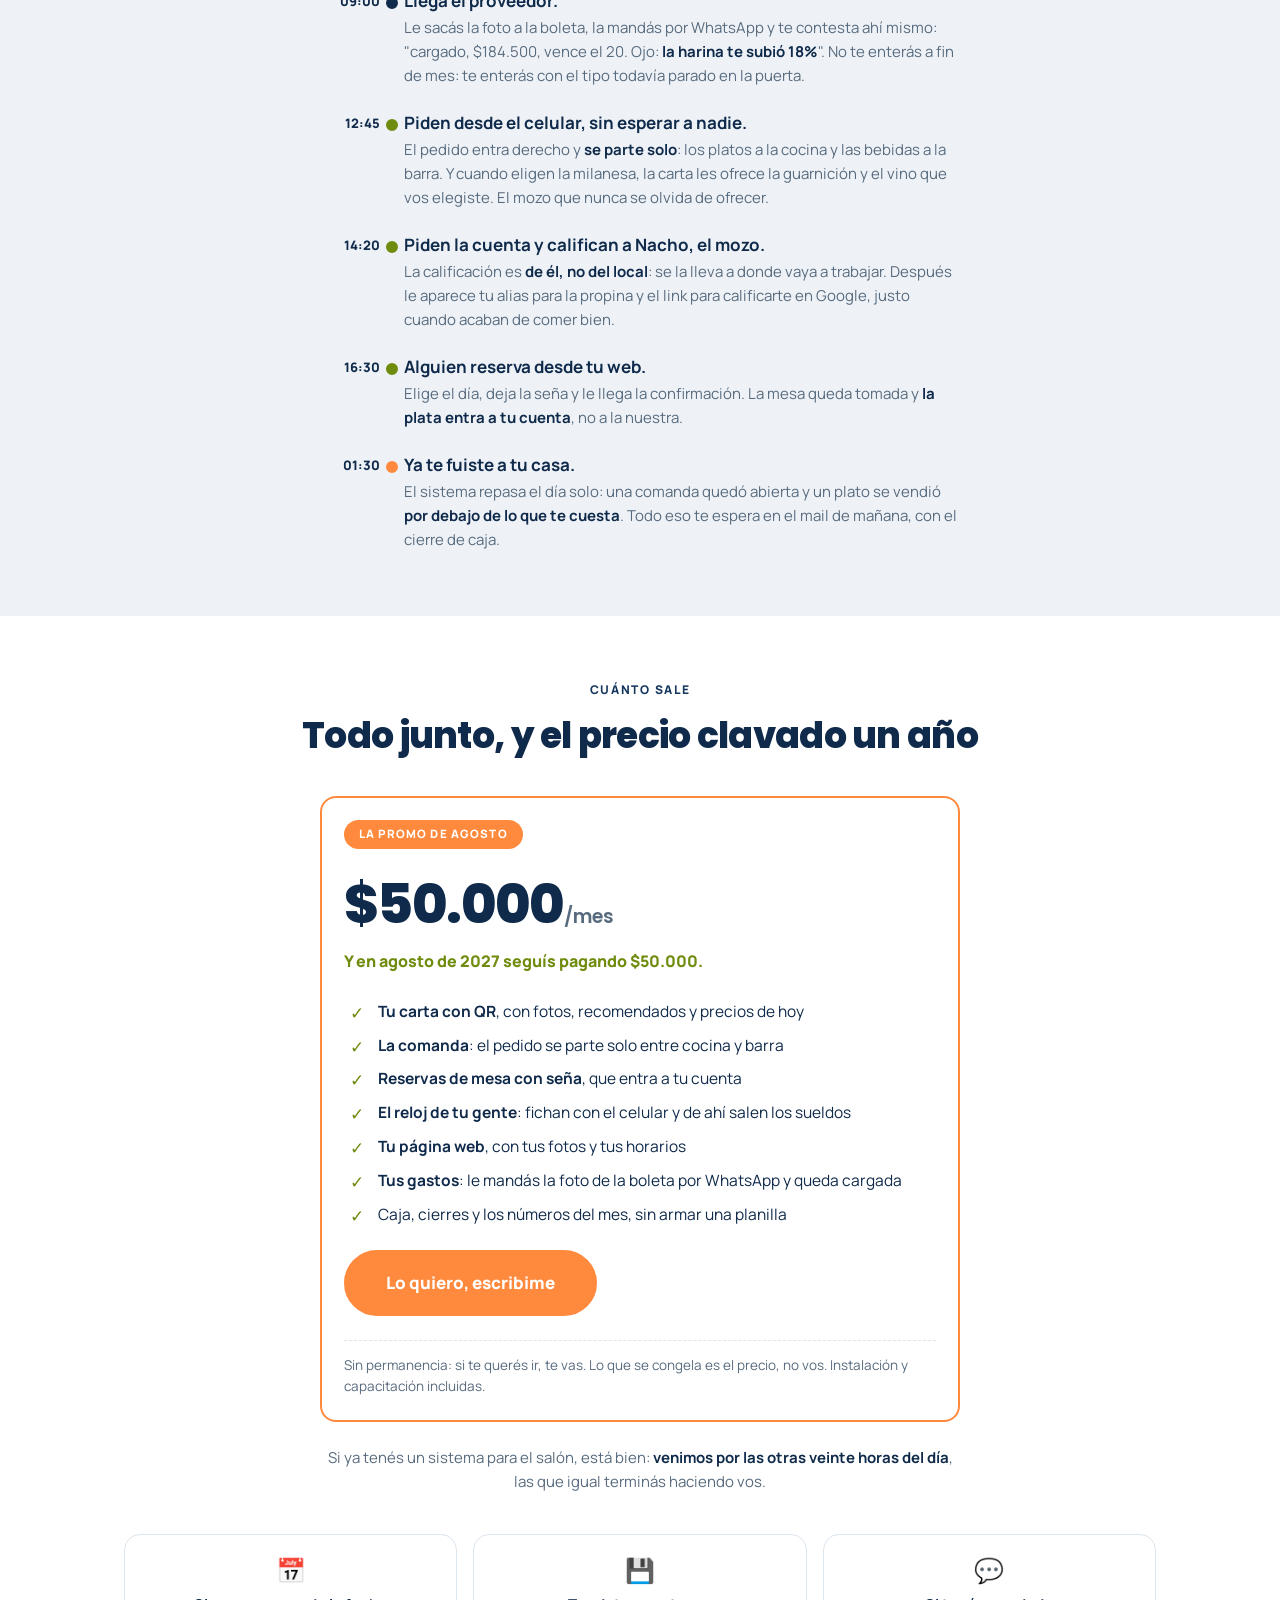
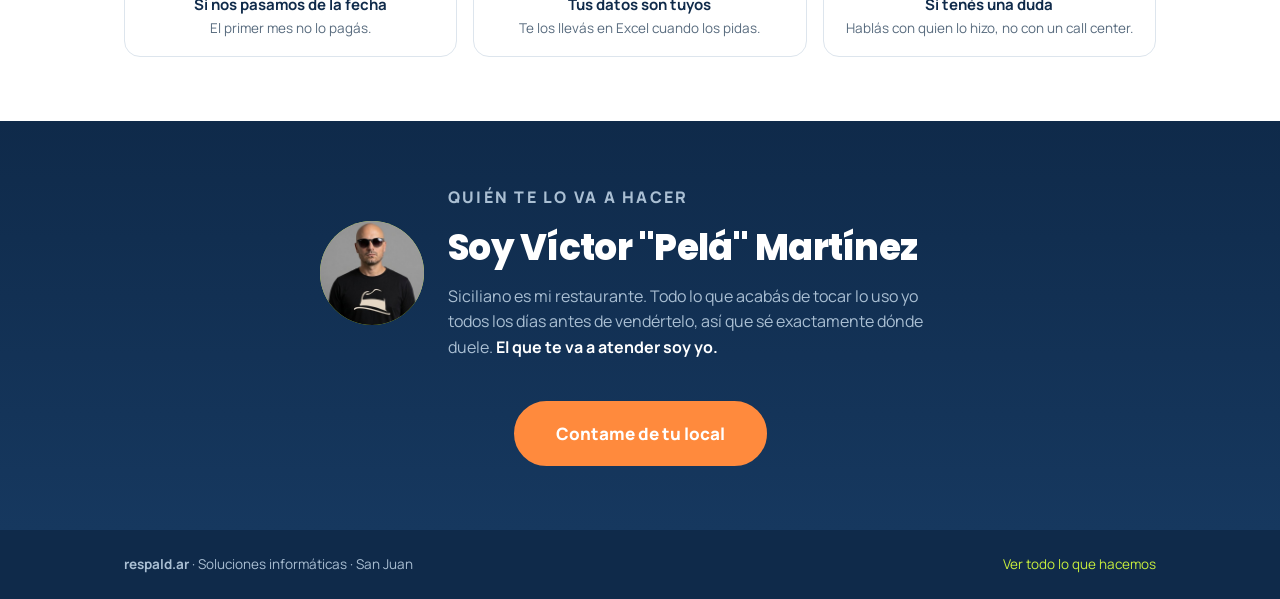
<file: gastronomia.html>
<!doctype html>
<html lang="es">
<head>
<meta charset="utf-8">
<meta name="viewport" content="width=device-width, initial-scale=1">
<title>Carta con QR, comanda y reservas · respald.ar</title>
<meta name="description" content="Tu carta en el celular con los precios de hoy, el pedido que se parte solo entre cocina y barra, y las reservas con seña. $50.000 por mes, y no te sube en 12 meses.">
<meta property="og:type" content="website">
<meta property="og:title" content="La carta con los precios de hoy, y el pedido que se parte solo">
<meta property="og:description" content="Carta con QR, comanda, reservas con seña, el reloj de tu gente y tu web. $50.000 por mes y no te sube en 12 meses.">
<meta property="og:url" content="https://respald.ar/gastronomia">
<meta property="og:image" content="https://respald.ar/og.png">
<meta property="og:image:width" content="1200">
<meta property="og:image:height" content="630">
<meta name="twitter:card" content="summary_large_image">
<link rel="icon" type="image/png" sizes="32x32" href="favicon-32x32.png">
<link rel="apple-touch-icon" sizes="180x180" href="favicon-180x180.png">
<link rel="preconnect" href="https://fonts.googleapis.com">
<link rel="preconnect" href="https://fonts.gstatic.com" crossorigin>
<link href="https://fonts.googleapis.com/css2?family=Poppins:wght@600;700;800&family=Manrope:wght@400;500;700;800&display=swap" rel="stylesheet">
<link rel="stylesheet" href="campana.css">
</head>

<!-- ═══════════════════════════════════════════════════════════════
     LANDING · GASTRONOMÍA  (restaurantes, cafés, rotiserías, bares)
     ═══════════════════════════════════════════════════════════════
     La prueba más fuerte que tenemos: Siciliano es el restaurante de
     Pelá y está andando entero, en su propio dominio.

     ⚠️ La carta que se muestra es sicilianoresto.com.ar/carta.html y
     NO la genérica de aval.ar (corrección de Pelá del 14/08). La de su
     dominio se alimenta del mismo sistema pero tiene SU diseño, y eso
     es justo lo que vende el a medida.

     ⚠️ NO se promete: que el bot le conteste a los clientes del local
     por WhatsApp. Lo que corre y se puede mostrar es Nino, el bot de
     la web de Siciliano (276 charlas del 04 al 19/08). Y las reservas
     de restaurante NO tienen recordatorio automático (sí las de
     estética): acá se promete la confirmación con la seña, nada más.
     ═══════════════════════════════════════════════════════════════ -->

<body data-wa-default="Hola! Vi lo de la carta con QR y la comanda en respald.ar. Tengo un local de comida y quiero saber cómo sería para mí.">

<header>
  <div class="wrap barra">
    <a href="https://respald.ar" aria-label="respald.ar">
      <img src="marca/logo-horizontal-transparent.png" width="600" height="117" alt="respald.ar">
    </a>
    <a class="btn btn-wa btn-chico" data-wa href="#">Escribime</a>
  </div>
</header>

<!-- 1 · HERO -->
<section class="hero">
  <div class="wrap hero-grid">
    <div class="hero-txt">
      <p class="eyebrow">Restaurantes, cafés y rotiserías · San Juan</p>
      <h1>«¿Me traés la carta?»<br><em>Y la carta tiene el precio de marzo.</em></h1>
      <p class="lead">
        Que la vean en el celular, con tus precios de hoy, tus fotos y sin
        lo que se acabó. La cambiás vos en un minuto, sin reimprimir nada.
      </p>
      <div class="acciones">
        <a class="btn btn-wa btn-grande" data-wa href="#">Quiero la mía</a>
        <a class="btn btn-borde" href="#prueba">Ver una andando</a>
      </div>
      <p class="pildora">💰 <b>$50.000 por mes</b> · y no te sube en 12 meses</p>
      <p class="hero-nota">Sin permanencia · andando esta semana</p>
    </div>
    <figure class="celu">
      <div class="celu-marco">
        <img src="demos/local.jpg" width="480" height="900"
             alt="La web de Siciliano, con su carta y sus reservas">
      </div>
      <figcaption>Siciliano, en su propio dominio.</figcaption>
    </figure>
  </div>
</section>

<!-- 2 · LA PRUEBA -->
<section class="oscura" id="prueba">
  <div class="wrap">
    <div class="intro">
      <p class="eyebrow">Tocalo vos, desde tu celular</p>
      <h2>Esto no es una maqueta</h2>
      <p class="lead">
        Es un restaurante de San Juan con su carta de hoy. Entrá y pedí
        como si estuvieras sentado en una mesa.
      </p>
    </div>

    <div class="pruebas">
      <div class="prueba">
        <b>Siciliano · Caffè &amp; Pasta</b>
        <p>
          Su web y su carta, <b>en su dominio y con su diseño</b>, comiendo
          del mismo sistema donde cambia los precios. La mesa escanea el QR
          y ve las fotos, lo recomendado y solo lo que hay. Ahí mismo se
          reserva una mesa dejando la seña.
        </p>
        <div class="prueba-links">
          <a href="https://sicilianoresto.com.ar/carta.html" target="_blank" rel="noopener" data-demo="siciliano-carta">La carta con QR</a>
          <a href="https://sicilianoresto.com.ar" target="_blank" rel="noopener" data-demo="siciliano-web">Su web</a>
          <a href="https://aval.ar/reservar/siciliano" target="_blank" rel="noopener" data-demo="siciliano-reservar">Reservar una mesa</a>
        </div>
      </div>
      <div class="prueba">
        <b>Y en esa web hay un bot atendiendo</b>
        <p>
          Se llama Nino y contesta con la carta cargada: qué hay sin TACC,
          si tienen mesa el sábado, a qué hora abren. <b>Del 4 al 19 de
          agosto atendió 276 charlas.</b> Si no sabe algo no lo inventa:
          avisa para que contestes vos.
        </p>
        <div class="prueba-links">
          <a href="https://sicilianoresto.com.ar" target="_blank" rel="noopener" data-demo="nino-bot">Hablar con el bot</a>
        </div>
      </div>
    </div>
  </div>
</section>

<!-- 3 · EL DÍA, recortado -->
<section class="clara">
  <div class="wrap">
    <div class="intro">
      <p class="eyebrow">Un martes cualquiera</p>
      <h2>Lo que pasa mientras vos atendés</h2>
    </div>

    <p class="dia-ref">
      <span class="ref vos">Lo hacés vos</span>
      <span class="ref solo">Lo hace el sistema</span>
      <span class="ref cliente">Lo hace tu cliente</span>
    </p>

    <div class="dia">
      <div class="mom vos">
        <span class="hora">09:00</span>
        <div>
          <b>Llega el proveedor.</b>
          <p>Le sacás la foto a la boleta, la mandás por WhatsApp y te
          contesta ahí mismo: "cargado, $184.500, vence el 20. Ojo: <b>la
          harina te subió 18%</b>". No te enterás a fin de mes: te enterás
          con el tipo todavía parado en la puerta.</p>
        </div>
      </div>

      <div class="mom cliente">
        <span class="hora">12:45</span>
        <div>
          <b>Piden desde el celular, sin esperar a nadie.</b>
          <p>El pedido entra derecho y <b>se parte solo</b>: los platos a
          la cocina y las bebidas a la barra. Y cuando eligen la milanesa,
          la carta les ofrece la guarnición y el vino que vos elegiste. El
          mozo que nunca se olvida de ofrecer.</p>
        </div>
      </div>

      <div class="mom cliente">
        <span class="hora">14:20</span>
        <div>
          <b>Piden la cuenta y califican a Nacho, el mozo.</b>
          <p>La calificación es <b>de él, no del local</b>: se la lleva a
          donde vaya a trabajar. Después le aparece tu alias para la propina
          y el link para calificarte en Google, justo cuando acaban de
          comer bien.</p>
        </div>
      </div>

      <div class="mom cliente">
        <span class="hora">16:30</span>
        <div>
          <b>Alguien reserva desde tu web.</b>
          <p>Elige el día, deja la seña y le llega la confirmación. La mesa
          queda tomada y <b>la plata entra a tu cuenta</b>, no a la nuestra.</p>
        </div>
      </div>

      <div class="mom solo">
        <span class="hora">01:30</span>
        <div>
          <b>Ya te fuiste a tu casa.</b>
          <p>El sistema repasa el día solo: una comanda quedó abierta y un
          plato se vendió <b>por debajo de lo que te cuesta</b>. Todo eso te
          espera en el mail de mañana, con el cierre de caja.</p>
        </div>
      </div>
    </div>
  </div>
</section>

<!-- 4 · LA OFERTA -->
<section id="oferta">
  <div class="wrap">
    <div class="intro">
      <p class="eyebrow">Cuánto sale</p>
      <h2>Todo junto, y el precio clavado un año</h2>
    </div>

    <div class="oferta">
      <span class="oferta-rot">La promo de agosto</span>
      <b class="oferta-num">$50.000<small>/mes</small></b>
      <span class="oferta-clavo">Y en agosto de 2027 seguís pagando $50.000.</span>
      <ul>
        <li><b>Tu carta con QR</b>, con fotos, recomendados y precios de hoy</li>
        <li><b>La comanda</b>: el pedido se parte solo entre cocina y barra</li>
        <li><b>Reservas de mesa con seña</b>, que entra a tu cuenta</li>
        <li><b>El reloj de tu gente</b>: fichan con el celular y de ahí salen los sueldos</li>
        <li><b>Tu página web</b>, con tus fotos y tus horarios</li>
        <li><b>Tus gastos</b>: le mandás la foto de la boleta por WhatsApp y queda cargada</li>
        <li>Caja, cierres y los números del mes, sin armar una planilla</li>
      </ul>
      <div class="acciones">
        <a class="btn btn-wa btn-grande" data-wa="Hola! Quiero la promo de $50.000 por mes para mi local de comida. ¿Cómo seguimos?" href="#">Lo quiero, escribime</a>
      </div>
      <p class="oferta-pie">
        Sin permanencia: si te querés ir, te vas. Lo que se congela es el
        precio, no vos. Instalación y capacitación incluidas.
      </p>
    </div>

    <p class="contra">
      Si ya tenés un sistema para el salón, está bien: <b>venimos por las
      otras veinte horas del día</b>, las que igual terminás haciendo vos.
    </p>

    <div class="seguros">
      <div class="seguro">
        <i>📅</i><b>Si nos pasamos de la fecha</b>
        <small>El primer mes no lo pagás.</small>
      </div>
      <div class="seguro">
        <i>💾</i><b>Tus datos son tuyos</b>
        <small>Te los llevás en Excel cuando los pidas.</small>
      </div>
      <div class="seguro">
        <i>💬</i><b>Si tenés una duda</b>
        <small>Hablás con quien lo hizo, no con un call center.</small>
      </div>
    </div>
  </div>
</section>

<!-- 5 · CIERRE -->
<section class="oscura cierre-caja" data-fin>
  <div class="wrap">
    <div class="firma">
      <span class="firma-foto">
        <img src="demos/foto-pela.jpg" alt="Víctor Pelá Martínez" onerror="this.remove()"><em>VM</em>
      </span>
      <div>
        <p class="eyebrow">Quién te lo va a hacer</p>
        <h2>Soy Víctor "Pelá" Martínez</h2>
        <p class="lead">
          Siciliano es mi restaurante. Todo lo que acabás de tocar lo uso
          yo todos los días antes de vendértelo, así que sé exactamente
          dónde duele. <b>El que te va a atender soy yo.</b>
        </p>
      </div>
    </div>
    <div class="acciones" style="justify-content:center;margin-top:var(--e4)">
      <a class="btn btn-wa btn-grande" data-wa href="#">Contame de tu local</a>
    </div>
  </div>
</section>

<div class="fija">
  <span class="fija-txt">$50.000/mes, clavado un año<small>Sin permanencia</small></span>
  <a class="btn btn-wa" data-wa href="#">Escribime</a>
</div>

<footer>
  <div class="wrap">
    <p><b>respald.ar</b> · Soluciones informáticas · San Juan</p>
    <p><a href="https://respald.ar">Ver todo lo que hacemos</a></p>
  </div>
</footer>

<script src="campana.js"></script>
</body>
</html>
</file>
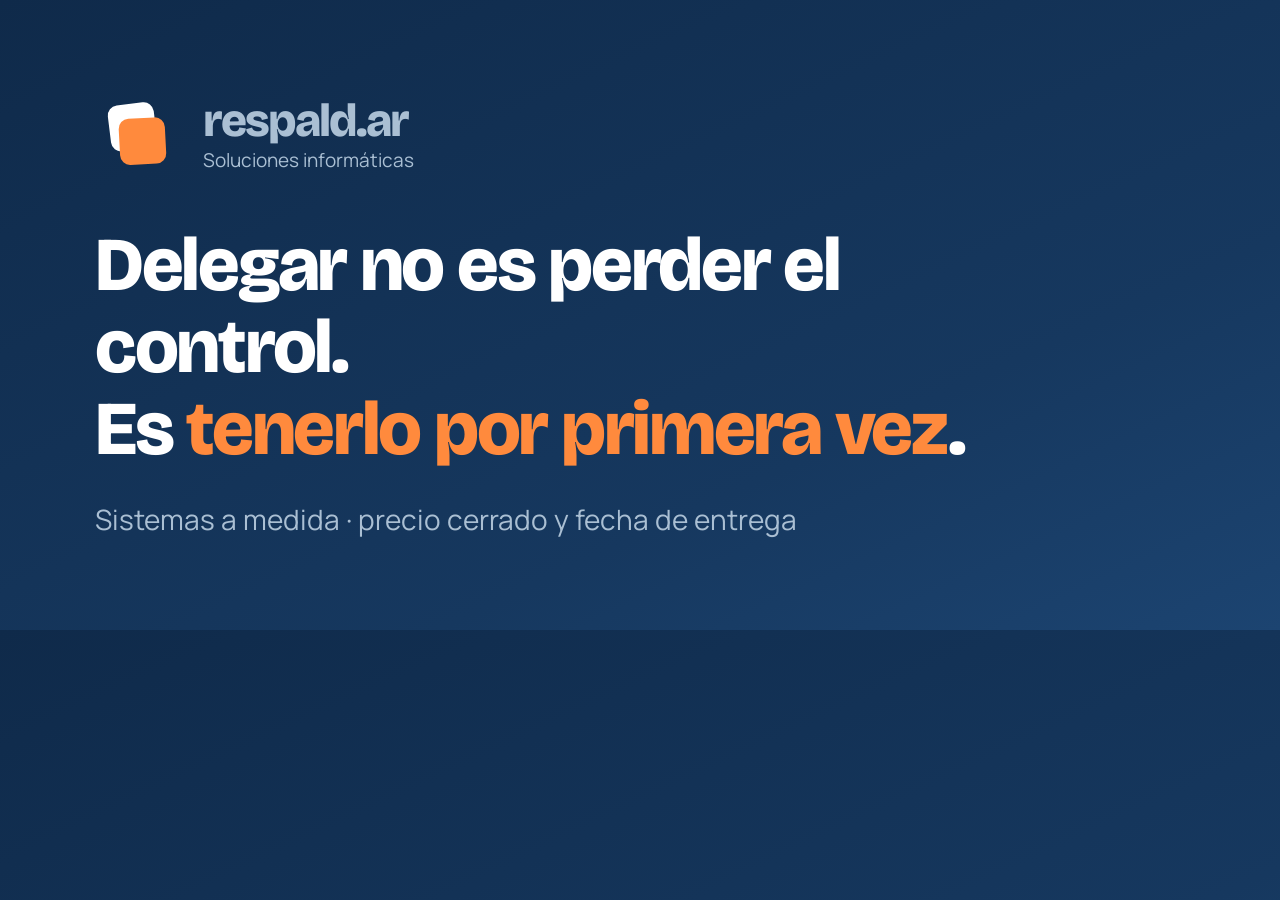
<file: og-fuente.html>
<!doctype html>
<html lang="es">
<head>
<meta charset="utf-8">
<link rel="preconnect" href="https://fonts.googleapis.com">
<link rel="preconnect" href="https://fonts.gstatic.com" crossorigin>
<link href="https://fonts.googleapis.com/css2?family=Bricolage+Grotesque:opsz,wght@12..96,800&family=Manrope:wght@400;500&display=swap" rel="stylesheet">
<style>
  /* Fuente de og.png (1200x630), la tarjeta que se ve al compartir el link.
     Se regenera con Edge headless --screenshot cuando cambie la marca. */
  *{box-sizing:border-box;margin:0}
  body{width:1200px;height:630px;overflow:hidden;
    background:linear-gradient(155deg,#0f2a4a 0%,#16385f 68%,#1c4471 100%);
    font-family:Manrope,system-ui,sans-serif;
    display:flex;align-items:center;justify-content:center;color:#fff}
  .caja{width:1010px}
  .logo{display:flex;align-items:center;gap:24px;margin-bottom:48px}
  .logo b{font-family:'Bricolage Grotesque';font-weight:800;font-size:46px;letter-spacing:-.04em;line-height:1;display:block}
  .logo span{display:block;font-size:19px;color:#aabfd3;margin-top:3px}
  h1{font-family:'Bricolage Grotesque';font-weight:800;font-size:76px;line-height:1.08;letter-spacing:-.03em;margin-bottom:30px}
  h1 em{font-style:normal;color:#ff8a3d}
  p{font-size:28px;color:#aabfd3}
</style>
</head>
<body>
  <div class="caja">
    <div class="logo">
      <svg width="84" height="84" viewBox="0 0 100 100">
        <rect x="17" y="14" width="55" height="55" rx="12" fill="#ffffff" transform="rotate(-7 44.5 41.5)"/>
        <rect x="29" y="31" width="55" height="55" rx="12" fill="#ff8a3d" transform="rotate(-3 56.5 58.5)"/>
      </svg>
      <span><b>respald.ar</b><span>Soluciones informáticas</span></span>
    </div>
    <h1>Delegar no es perder el control.<br>Es <em>tenerlo por primera vez</em>.</h1>
    <p>Sistemas a medida · precio cerrado y fecha de entrega</p>
  </div>
</body>
</html>
</file>
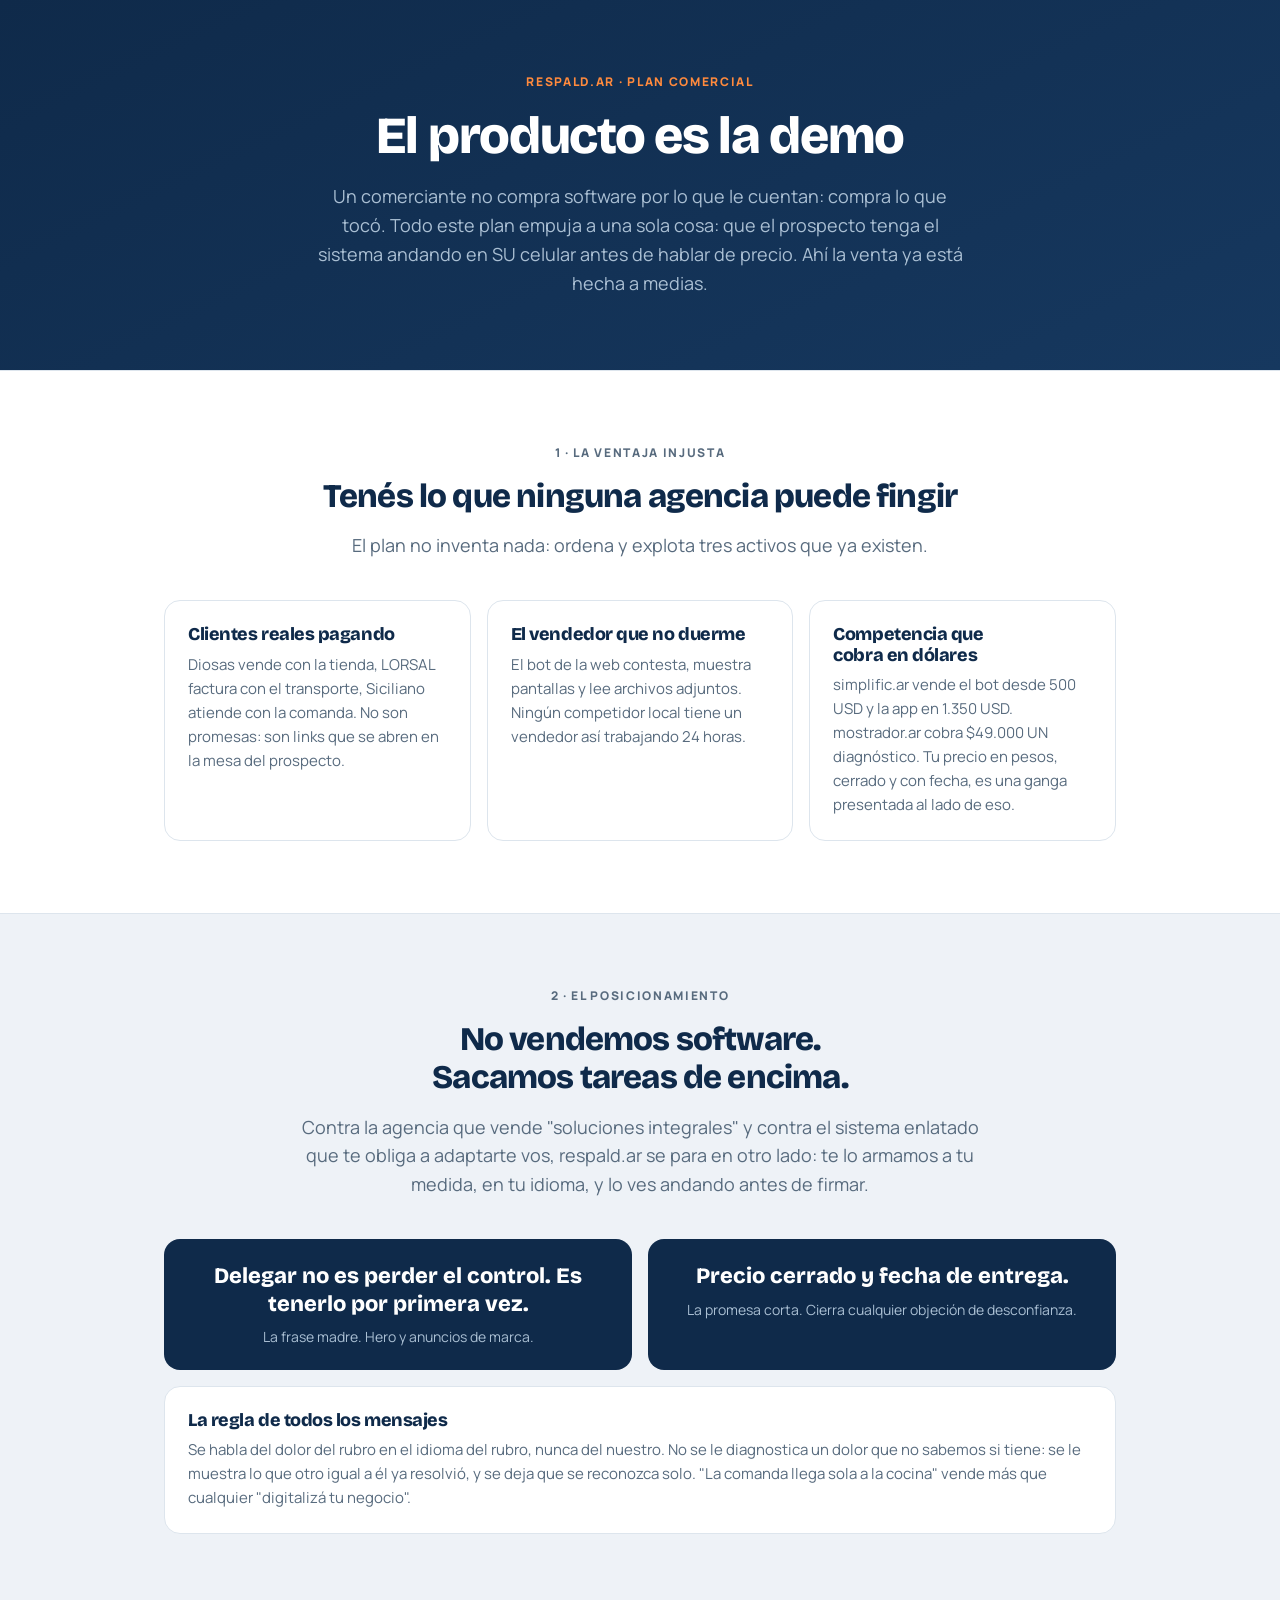
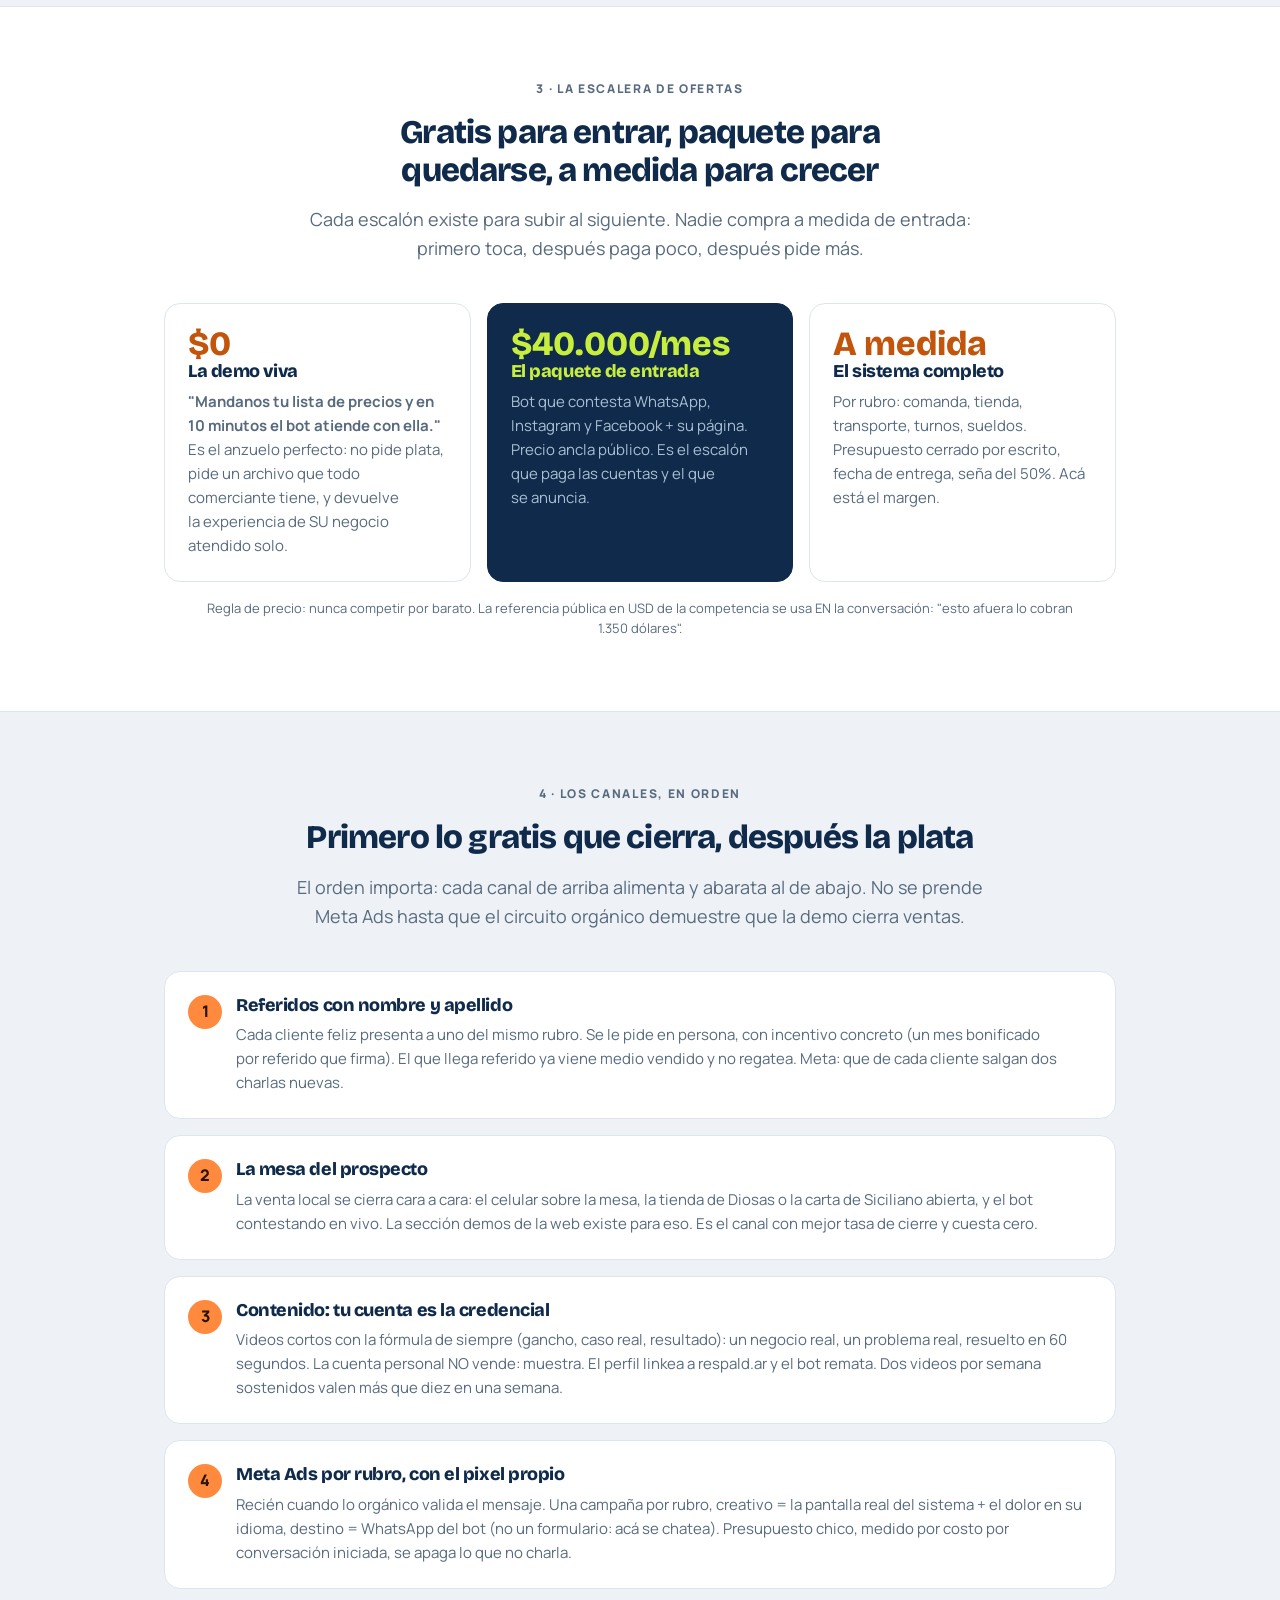
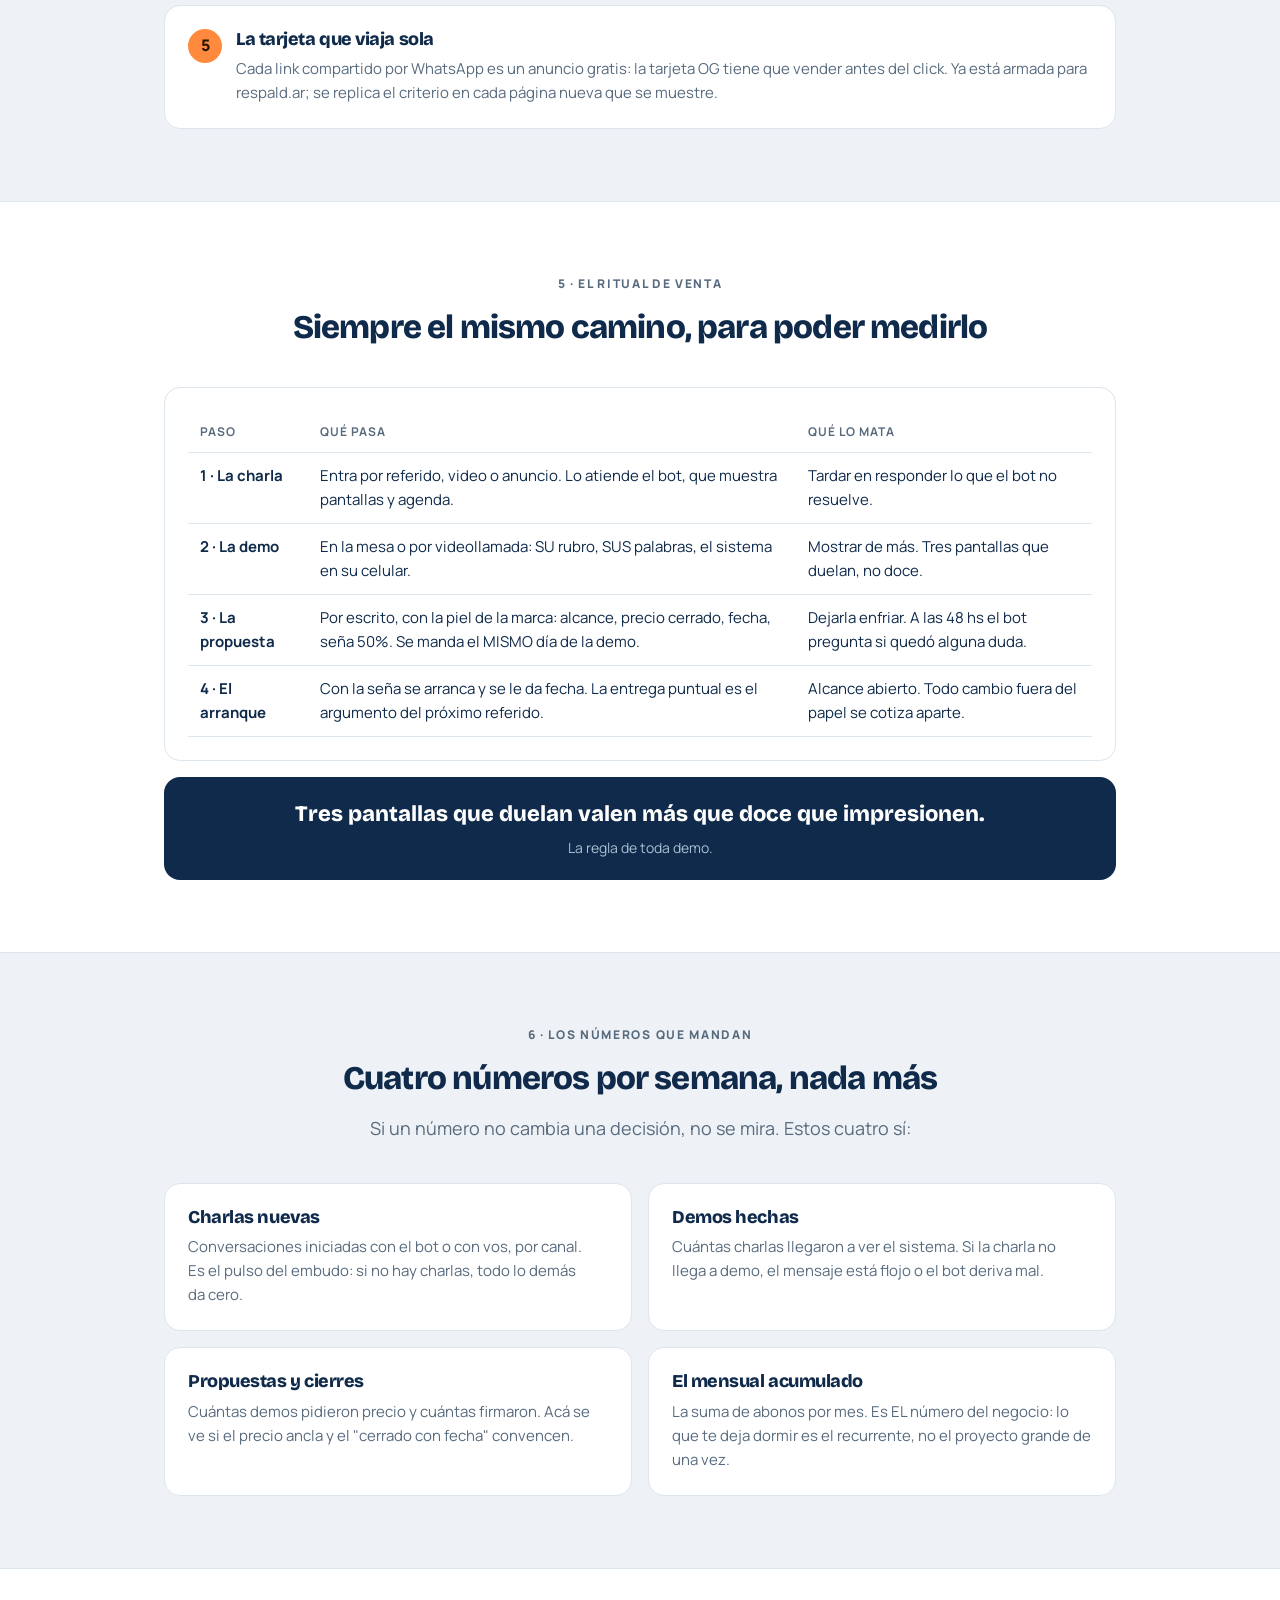
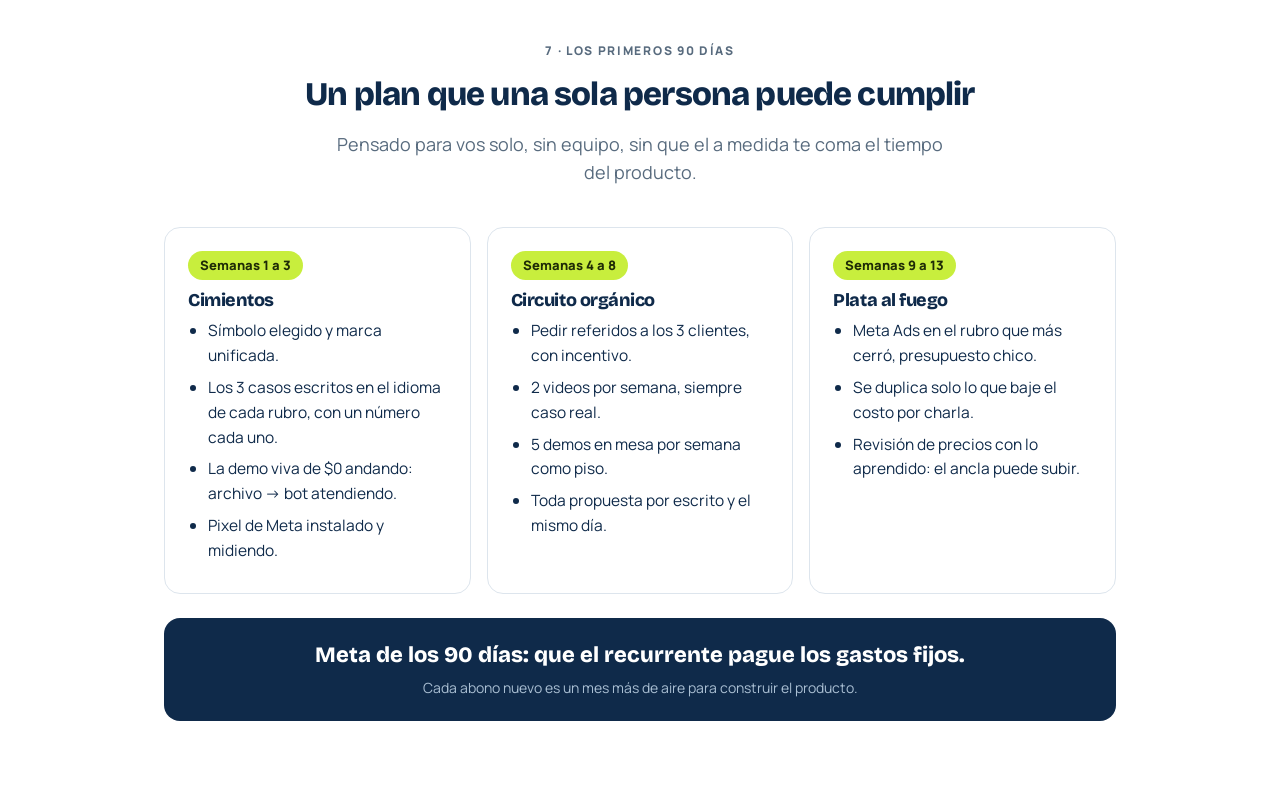
<file: plan-comercial.html>
<!doctype html>
<html lang="es">
<head>
<meta charset="utf-8">
<meta name="viewport" content="width=device-width, initial-scale=1">
<title>Plan comercial · respald.ar</title>
<meta name="robots" content="noindex">
<link rel="icon" href="favicon.svg" type="image/svg+xml">
<link rel="preconnect" href="https://fonts.googleapis.com">
<link rel="preconnect" href="https://fonts.gstatic.com" crossorigin>
<link href="https://fonts.googleapis.com/css2?family=Bricolage+Grotesque:opsz,wght@12..96,600;12..96,800&family=Manrope:wght@400;500;700;800&display=swap" rel="stylesheet">
<style>
:root{
  --tinta:#0f2a4a; --tinta-2:#16385f;
  --calido:#ff8a3d; --calido-osc:#c2540b;
  --lima:#c8ee3d; --lima-osc:#6f8c0e;
  --papel:#fff; --papel-2:#eef2f7;
  --gris:#586b7e; --gris-claro:#aabfd3; --linea:#dde5ed; --rojo:#c2453a;
  --e1:8px; --e2:16px; --e3:24px; --e4:40px; --e5:72px;
  --caja:24px; --caja-b:23px; --radio:16px; --ancho:1000px;
}
*{box-sizing:border-box}
body{margin:0;background:var(--papel);color:var(--tinta);line-height:1.6;
  font-family:Manrope,system-ui,sans-serif;-webkit-font-smoothing:antialiased}
.wrap{max-width:var(--ancho);margin:0 auto;padding-inline:var(--e3)}
h1,h2,h3{font-family:'Bricolage Grotesque',Manrope,sans-serif;margin:0 0 var(--e2);
  line-height:1.14;letter-spacing:-.025em;text-wrap:balance}
h1{font-size:clamp(32px,5vw,52px);font-weight:800}
h2{font-size:clamp(23px,3vw,33px);font-weight:800}
h3{font-size:18px;font-weight:800;margin-bottom:var(--e1)}
p{margin:0 0 var(--e2);text-wrap:pretty}
p:last-child{margin-bottom:0}
.lead{font-size:18px;color:var(--gris)}
.eyebrow{font-size:12px;font-weight:800;letter-spacing:.14em;text-transform:uppercase;color:var(--gris);margin-bottom:var(--e2)}
section{padding-block:var(--e5);border-top:1px solid var(--linea)}
.hero{background:linear-gradient(155deg,var(--tinta),var(--tinta-2));color:#fff;border:0}
.hero .lead{color:var(--gris-claro)}
.hero .eyebrow{color:var(--calido)}
.intro{max-width:70ch;margin:0 auto var(--e4);text-align:center}
.intro p{text-align:center}
.franja{background:var(--papel-2)}
.grid{display:grid;gap:var(--e2)}
.g2{grid-template-columns:repeat(2,1fr)}
.g3{grid-template-columns:repeat(3,1fr)}
@media(max-width:860px){.g2,.g3{grid-template-columns:1fr}}
.tarj{background:#fff;border:1px solid var(--linea);border-radius:var(--radio);padding:var(--caja-b);color:var(--tinta)}
.tarj p{font-size:15px;color:var(--gris)}
.tarj.dest{background:var(--tinta);border-color:var(--tinta);color:#fff}
.tarj.dest p{color:var(--gris-claro)}
.tarj.dest h3{color:var(--lima)}
ul{margin:0 0 var(--e2);padding-left:20px}
ul:last-child{margin-bottom:0}
li{margin-bottom:7px;font-size:15.5px}
.frase{background:var(--tinta);color:#fff;border-radius:var(--radio);padding:var(--e3);text-align:center;
  font-family:'Bricolage Grotesque',Manrope,sans-serif;font-weight:800;font-size:22px;line-height:1.25}
.frase small{display:block;color:var(--gris-claro);font-weight:400;font-size:14px;margin-top:10px;font-family:Manrope}
table{width:100%;border-collapse:collapse;font-size:15px}
th,td{text-align:left;padding:11px 12px;border-bottom:1px solid var(--linea);vertical-align:top}
th{font-size:12px;text-transform:uppercase;letter-spacing:.08em;color:var(--gris)}
.num{font-family:'Bricolage Grotesque',Manrope,sans-serif;font-weight:800;font-size:34px;line-height:1;color:var(--calido-osc)}
.tarj.dest .num{color:var(--lima)}
.pill{display:inline-block;background:var(--lima);color:#1e2b06;font-weight:800;font-size:13px;
  padding:4px 12px;border-radius:999px}
.paso{display:flex;gap:14px;align-items:flex-start}
.paso b.n{flex:none;width:34px;height:34px;border-radius:50%;background:var(--calido);color:#2a1503;
  display:grid;place-items:center;font-size:16px;font-weight:800}
.dato{font-size:13px;color:var(--gris)}
</style>
</head>
<body>

<section class="hero">
  <div class="wrap intro" style="margin-bottom:0">
    <p class="eyebrow">respald.ar · plan comercial</p>
    <h1>El producto es la demo</h1>
    <p class="lead">
      Un comerciante no compra software por lo que le cuentan: compra lo que tocó.
      Todo este plan empuja a una sola cosa: que el prospecto tenga el sistema
      andando en SU celular antes de hablar de precio. Ahí la venta ya está hecha a medias.
    </p>
  </div>
</section>

<!-- 1 · LA VENTAJA -->
<section>
  <div class="wrap">
    <div class="intro">
      <p class="eyebrow">1 · La ventaja injusta</p>
      <h2>Tenés lo que ninguna agencia puede fingir</h2>
      <p class="lead">El plan no inventa nada: ordena y explota tres activos que ya existen.</p>
    </div>
    <div class="grid g3">
      <div class="tarj">
        <h3>Clientes reales pagando</h3>
        <p>Diosas vende con la tienda, LORSAL factura con el transporte, Siciliano
        atiende con la comanda. No son promesas: son links que se abren en la mesa
        del prospecto.</p>
      </div>
      <div class="tarj">
        <h3>El vendedor que no duerme</h3>
        <p>El bot de la web contesta, muestra pantallas y lee archivos adjuntos.
        Ningún competidor local tiene un vendedor así trabajando 24 horas.</p>
      </div>
      <div class="tarj">
        <h3>Competencia que cobra en dólares</h3>
        <p>simplific.ar vende el bot desde 500 USD y la app en 1.350 USD.
        mostrador.ar cobra $49.000 UN diagnóstico. Tu precio en pesos, cerrado y
        con fecha, es una ganga presentada al lado de eso.</p>
      </div>
    </div>
  </div>
</section>

<!-- 2 · POSICIONAMIENTO -->
<section class="franja">
  <div class="wrap">
    <div class="intro">
      <p class="eyebrow">2 · El posicionamiento</p>
      <h2>No vendemos software. Sacamos tareas de encima.</h2>
      <p class="lead">
        Contra la agencia que vende "soluciones integrales" y contra el sistema
        enlatado que te obliga a adaptarte vos, respald.ar se para en otro lado:
        te lo armamos a tu medida, en tu idioma, y lo ves andando antes de firmar.
      </p>
    </div>
    <div class="grid g2">
      <div class="frase">Delegar no es perder el control. Es tenerlo por primera vez.<small>La frase madre. Hero y anuncios de marca.</small></div>
      <div class="frase">Precio cerrado y fecha de entrega.<small>La promesa corta. Cierra cualquier objeción de desconfianza.</small></div>
    </div>
    <div class="tarj" style="margin-top:var(--e2)">
      <h3>La regla de todos los mensajes</h3>
      <p>Se habla del dolor del rubro en el idioma del rubro, nunca del nuestro.
      No se le diagnostica un dolor que no sabemos si tiene: se le muestra lo que
      otro igual a él ya resolvió, y se deja que se reconozca solo.
      "La comanda llega sola a la cocina" vende más que cualquier "digitalizá tu negocio".</p>
    </div>
  </div>
</section>

<!-- 3 · LA ESCALERA -->
<section>
  <div class="wrap">
    <div class="intro">
      <p class="eyebrow">3 · La escalera de ofertas</p>
      <h2>Gratis para entrar, paquete para quedarse, a medida para crecer</h2>
      <p class="lead">Cada escalón existe para subir al siguiente. Nadie compra a medida de entrada: primero toca, después paga poco, después pide más.</p>
    </div>
    <div class="grid g3">
      <div class="tarj">
        <div class="num">$0</div>
        <h3>La demo viva</h3>
        <p><b>"Mandanos tu lista de precios y en 10 minutos el bot atiende con ella."</b>
        Es el anzuelo perfecto: no pide plata, pide un archivo que todo comerciante
        tiene, y devuelve la experiencia de SU negocio atendido solo.</p>
      </div>
      <div class="tarj dest">
        <div class="num">$40.000/mes</div>
        <h3>El paquete de entrada</h3>
        <p>Bot que contesta WhatsApp, Instagram y Facebook + su página. Precio
        ancla público. Es el escalón que paga las cuentas y el que se anuncia.</p>
      </div>
      <div class="tarj">
        <div class="num">A medida</div>
        <h3>El sistema completo</h3>
        <p>Por rubro: comanda, tienda, transporte, turnos, sueldos. Presupuesto
        cerrado por escrito, fecha de entrega, seña del 50%. Acá está el margen.</p>
      </div>
    </div>
    <p class="dato" style="text-align:center;margin-top:var(--e2)">
      Regla de precio: nunca competir por barato. La referencia pública en USD de la
      competencia se usa EN la conversación: "esto afuera lo cobran 1.350 dólares".
    </p>
  </div>
</section>

<!-- 4 · LOS CANALES -->
<section class="franja">
  <div class="wrap">
    <div class="intro">
      <p class="eyebrow">4 · Los canales, en orden</p>
      <h2>Primero lo gratis que cierra, después la plata</h2>
      <p class="lead">El orden importa: cada canal de arriba alimenta y abarata al de abajo. No se prende Meta Ads hasta que el circuito orgánico demuestre que la demo cierra ventas.</p>
    </div>

    <div class="grid" style="gap:var(--e2)">
      <div class="tarj">
        <div class="paso"><b class="n">1</b><div>
          <h3>Referidos con nombre y apellido</h3>
          <p>Cada cliente feliz presenta a uno del mismo rubro. Se le pide en persona,
          con incentivo concreto (un mes bonificado por referido que firma). El que
          llega referido ya viene medio vendido y no regatea. Meta: que de cada
          cliente salgan dos charlas nuevas.</p>
        </div></div>
      </div>
      <div class="tarj">
        <div class="paso"><b class="n">2</b><div>
          <h3>La mesa del prospecto</h3>
          <p>La venta local se cierra cara a cara: el celular sobre la mesa, la
          tienda de Diosas o la carta de Siciliano abierta, y el bot contestando en
          vivo. La sección demos de la web existe para eso. Es el canal con mejor
          tasa de cierre y cuesta cero.</p>
        </div></div>
      </div>
      <div class="tarj">
        <div class="paso"><b class="n">3</b><div>
          <h3>Contenido: tu cuenta es la credencial</h3>
          <p>Videos cortos con la fórmula de siempre (gancho, caso real, resultado):
          un negocio real, un problema real, resuelto en 60 segundos. La cuenta
          personal NO vende: muestra. El perfil linkea a respald.ar y el bot remata.
          Dos videos por semana sostenidos valen más que diez en una semana.</p>
        </div></div>
      </div>
      <div class="tarj">
        <div class="paso"><b class="n">4</b><div>
          <h3>Meta Ads por rubro, con el pixel propio</h3>
          <p>Recién cuando lo orgánico valida el mensaje. Una campaña por rubro,
          creativo = la pantalla real del sistema + el dolor en su idioma, destino =
          WhatsApp del bot (no un formulario: acá se chatea). Presupuesto chico,
          medido por costo por conversación iniciada, se apaga lo que no charla.</p>
        </div></div>
      </div>
      <div class="tarj">
        <div class="paso"><b class="n">5</b><div>
          <h3>La tarjeta que viaja sola</h3>
          <p>Cada link compartido por WhatsApp es un anuncio gratis: la tarjeta OG
          tiene que vender antes del click. Ya está armada para respald.ar; se
          replica el criterio en cada página nueva que se muestre.</p>
        </div></div>
      </div>
    </div>
  </div>
</section>

<!-- 5 · EL RITUAL DE VENTA -->
<section>
  <div class="wrap">
    <div class="intro">
      <p class="eyebrow">5 · El ritual de venta</p>
      <h2>Siempre el mismo camino, para poder medirlo</h2>
    </div>
    <div class="tarj">
      <table>
        <tr><th>Paso</th><th>Qué pasa</th><th>Qué lo mata</th></tr>
        <tr><td><b>1 · La charla</b></td><td>Entra por referido, video o anuncio. Lo atiende el bot, que muestra pantallas y agenda.</td><td>Tardar en responder lo que el bot no resuelve.</td></tr>
        <tr><td><b>2 · La demo</b></td><td>En la mesa o por videollamada: SU rubro, SUS palabras, el sistema en su celular.</td><td>Mostrar de más. Tres pantallas que duelan, no doce.</td></tr>
        <tr><td><b>3 · La propuesta</b></td><td>Por escrito, con la piel de la marca: alcance, precio cerrado, fecha, seña 50%. Se manda el MISMO día de la demo.</td><td>Dejarla enfriar. A las 48 hs el bot pregunta si quedó alguna duda.</td></tr>
        <tr><td><b>4 · El arranque</b></td><td>Con la seña se arranca y se le da fecha. La entrega puntual es el argumento del próximo referido.</td><td>Alcance abierto. Todo cambio fuera del papel se cotiza aparte.</td></tr>
      </table>
    </div>
    <div class="frase" style="margin-top:var(--e2)">
      Tres pantallas que duelan valen más que doce que impresionen.
      <small>La regla de toda demo.</small>
    </div>
  </div>
</section>

<!-- 6 · LOS NÚMEROS -->
<section class="franja">
  <div class="wrap">
    <div class="intro">
      <p class="eyebrow">6 · Los números que mandan</p>
      <h2>Cuatro números por semana, nada más</h2>
      <p class="lead">Si un número no cambia una decisión, no se mira. Estos cuatro sí:</p>
    </div>
    <div class="grid g2">
      <div class="tarj"><h3>Charlas nuevas</h3><p>Conversaciones iniciadas con el bot o con vos, por canal. Es el pulso del embudo: si no hay charlas, todo lo demás da cero.</p></div>
      <div class="tarj"><h3>Demos hechas</h3><p>Cuántas charlas llegaron a ver el sistema. Si la charla no llega a demo, el mensaje está flojo o el bot deriva mal.</p></div>
      <div class="tarj"><h3>Propuestas y cierres</h3><p>Cuántas demos pidieron precio y cuántas firmaron. Acá se ve si el precio ancla y el "cerrado con fecha" convencen.</p></div>
      <div class="tarj"><h3>El mensual acumulado</h3><p>La suma de abonos por mes. Es EL número del negocio: lo que te deja dormir es el recurrente, no el proyecto grande de una vez.</p></div>
    </div>
  </div>
</section>

<!-- 7 · 90 DÍAS -->
<section>
  <div class="wrap">
    <div class="intro">
      <p class="eyebrow">7 · Los primeros 90 días</p>
      <h2>Un plan que una sola persona puede cumplir</h2>
      <p class="lead">Pensado para vos solo, sin equipo, sin que el a medida te coma el tiempo del producto.</p>
    </div>
    <div class="grid g3">
      <div class="tarj">
        <span class="pill">Semanas 1 a 3</span>
        <h3 style="margin-top:10px">Cimientos</h3>
        <ul>
          <li>Símbolo elegido y marca unificada.</li>
          <li>Los 3 casos escritos en el idioma de cada rubro, con un número cada uno.</li>
          <li>La demo viva de $0 andando: archivo → bot atendiendo.</li>
          <li>Pixel de Meta instalado y midiendo.</li>
        </ul>
      </div>
      <div class="tarj">
        <span class="pill">Semanas 4 a 8</span>
        <h3 style="margin-top:10px">Circuito orgánico</h3>
        <ul>
          <li>Pedir referidos a los 3 clientes, con incentivo.</li>
          <li>2 videos por semana, siempre caso real.</li>
          <li>5 demos en mesa por semana como piso.</li>
          <li>Toda propuesta por escrito y el mismo día.</li>
        </ul>
      </div>
      <div class="tarj">
        <span class="pill">Semanas 9 a 13</span>
        <h3 style="margin-top:10px">Plata al fuego</h3>
        <ul>
          <li>Meta Ads en el rubro que más cerró, presupuesto chico.</li>
          <li>Se duplica solo lo que baje el costo por charla.</li>
          <li>Revisión de precios con lo aprendido: el ancla puede subir.</li>
        </ul>
      </div>
    </div>
    <div class="frase" style="margin-top:var(--e3)">
      Meta de los 90 días: que el recurrente pague los gastos fijos.
      <small>Cada abono nuevo es un mes más de aire para construir el producto.</small>
    </div>
  </div>
</section>

</body>
</html>
</file>
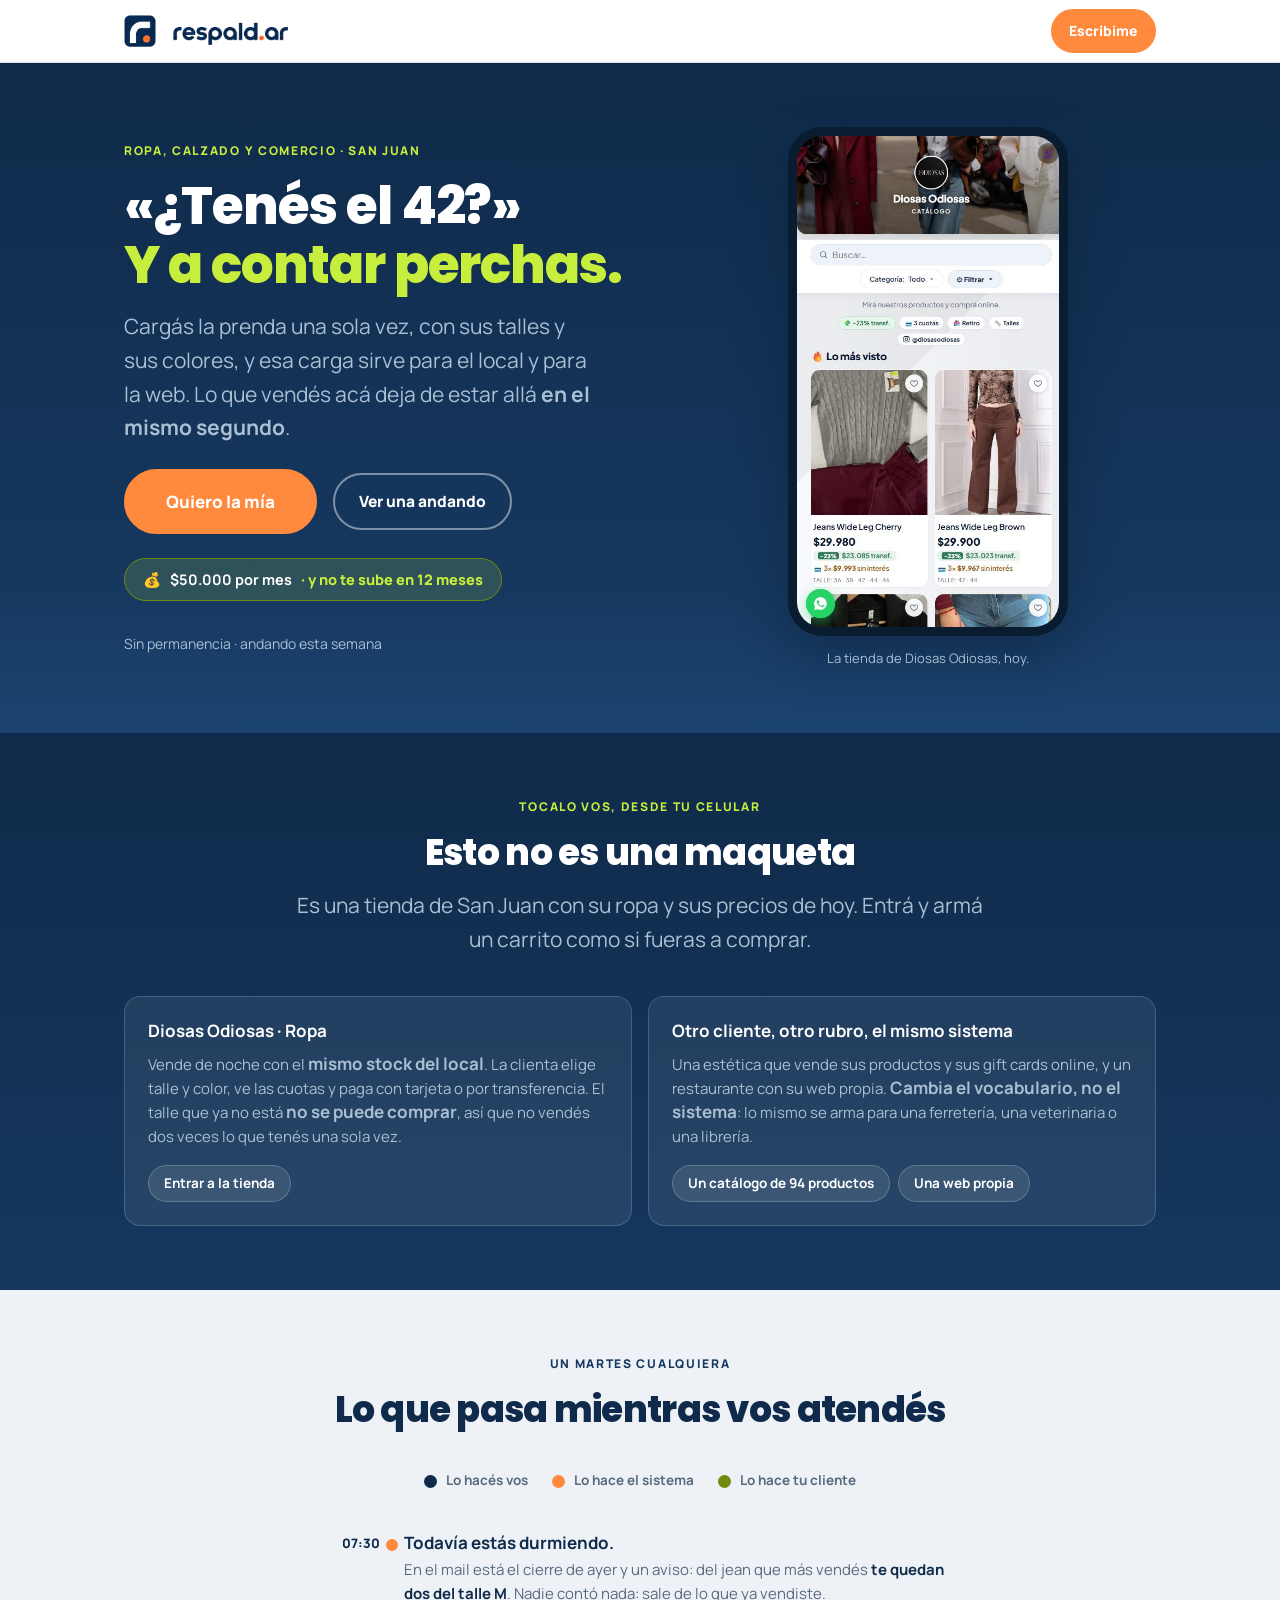
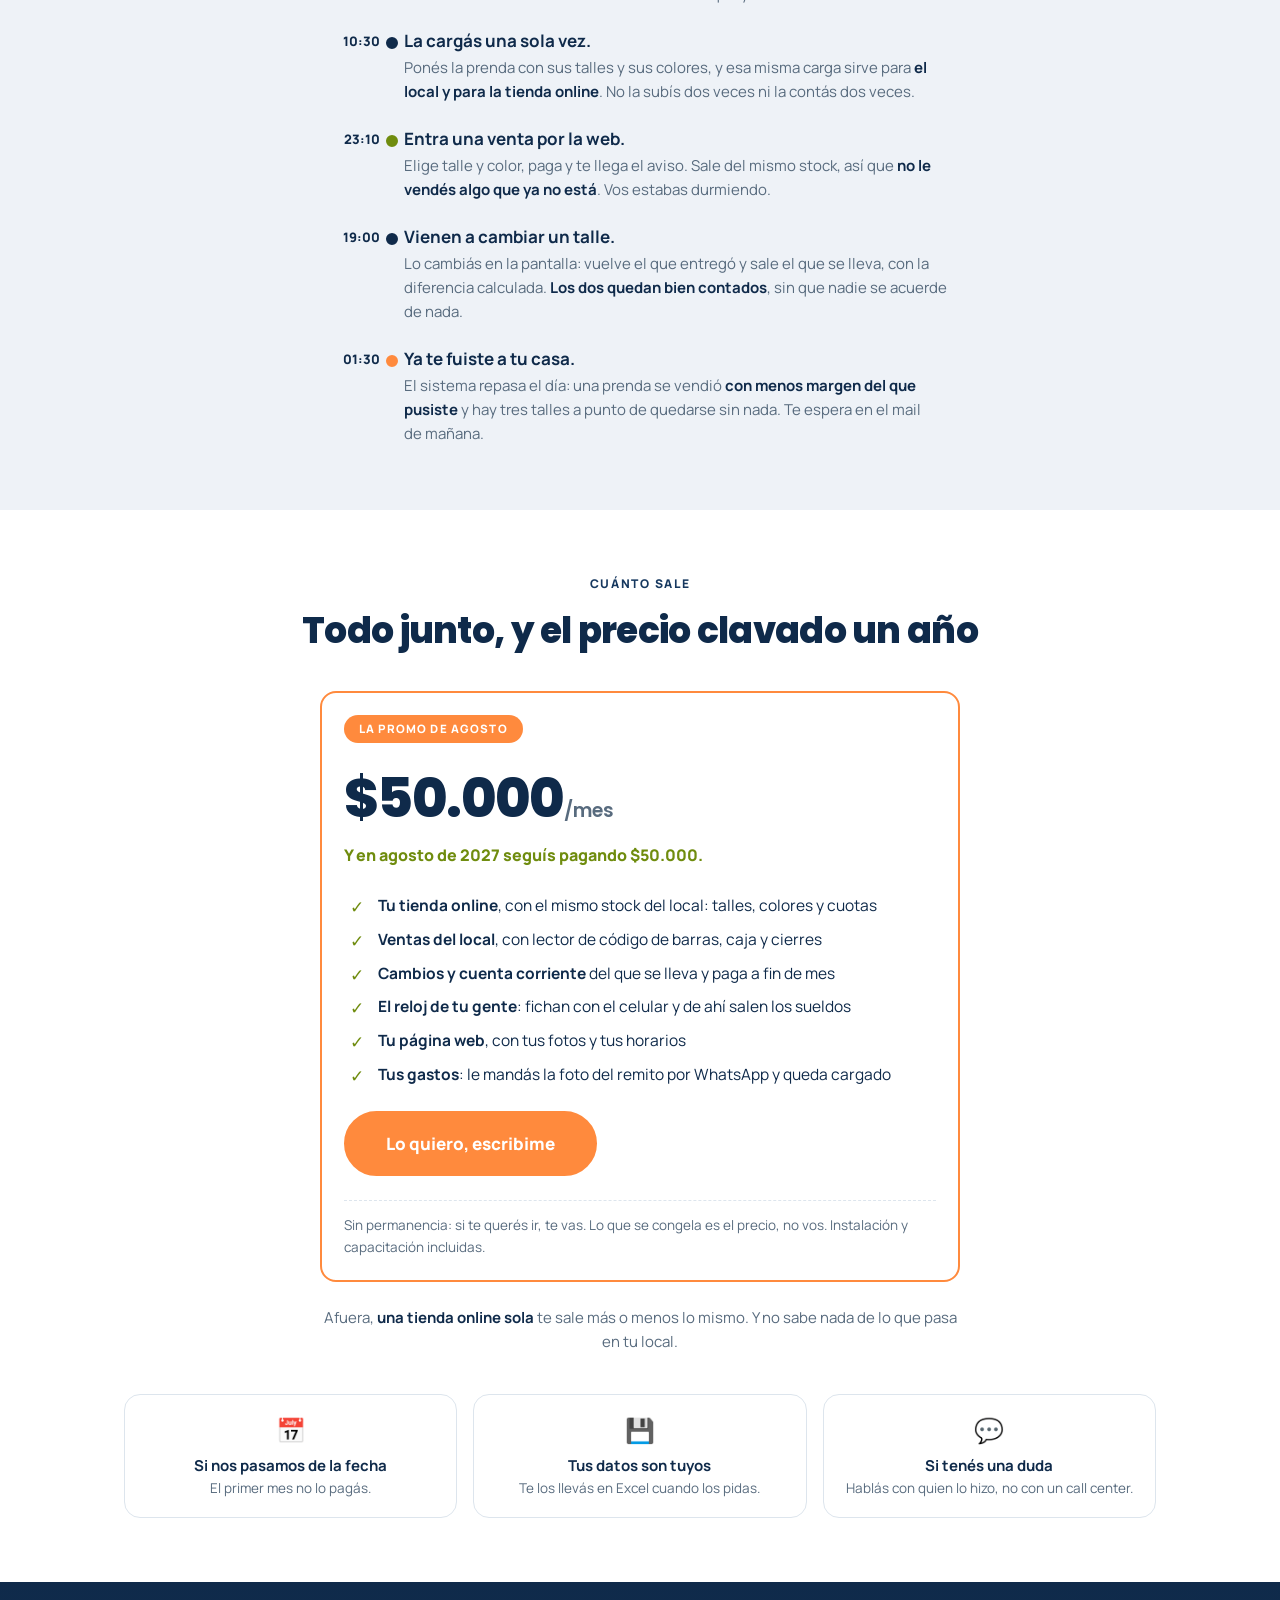
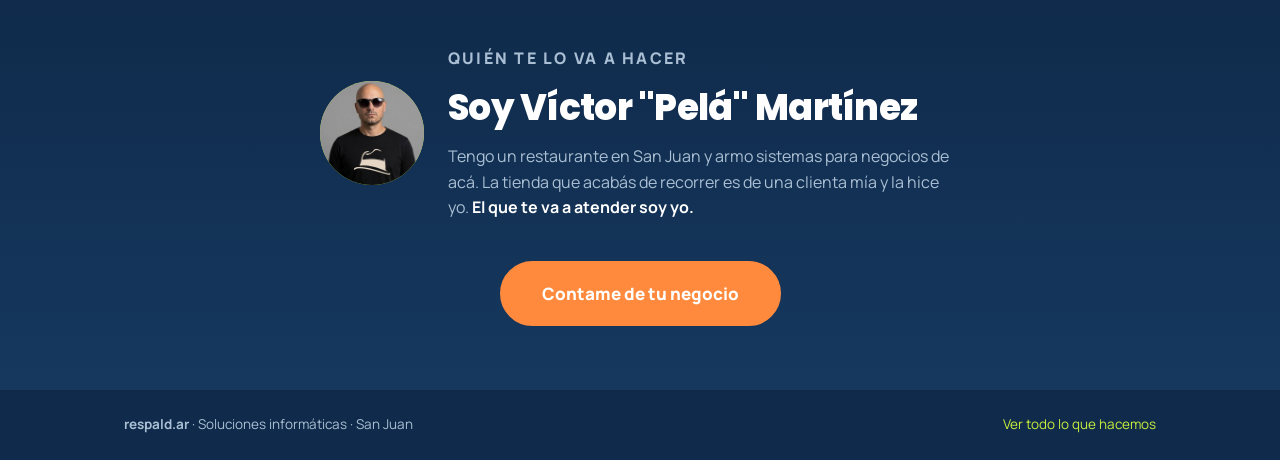
<file: tienda.html>
<!doctype html>
<html lang="es">
<head>
<meta charset="utf-8">
<meta name="viewport" content="width=device-width, initial-scale=1">
<title>Tienda online con el stock del local · respald.ar</title>
<meta name="description" content="Vendés de noche con el mismo stock del local: talles, colores, cuotas y transferencia. Una sola carga para los dos lados. $50.000 por mes, y no te sube en 12 meses.">
<meta property="og:type" content="website">
<meta property="og:title" content="El talle que vendiste recién ya no figura en la web">
<meta property="og:description" content="Tienda online con el mismo stock del local, caja, reloj de tu gente y tus gastos. $50.000 por mes y no te sube en 12 meses.">
<meta property="og:url" content="https://respald.ar/tienda">
<meta property="og:image" content="https://respald.ar/og.png">
<meta property="og:image:width" content="1200">
<meta property="og:image:height" content="630">
<meta name="twitter:card" content="summary_large_image">
<link rel="icon" type="image/png" sizes="32x32" href="favicon-32x32.png">
<link rel="apple-touch-icon" sizes="180x180" href="favicon-180x180.png">
<link rel="preconnect" href="https://fonts.googleapis.com">
<link rel="preconnect" href="https://fonts.gstatic.com" crossorigin>
<link href="https://fonts.googleapis.com/css2?family=Poppins:wght@600;700;800&family=Manrope:wght@400;500;700;800&display=swap" rel="stylesheet">
<link rel="stylesheet" href="campana.css">
</head>

<!-- ═══════════════════════════════════════════════════════════════
     LANDING · TIENDA  (ropa, calzado y comercio con stock)
     ═══════════════════════════════════════════════════════════════
     El gancho «¿Tenés el 42?» / Y a contar perchas es de Pelá: lo
     aprobó en la tercera vuelta de tu-tienda.html después de rechazar
     una metáfora que había que explicar. Regla que dejó: si el gancho
     necesita que el lector arme una cuenta en la cabeza, no es gancho.
     Es la situación literal del mostrador, sin traducción.

     ⚠️ NO se promete Correo Argentino / MiCorreo: el código existe
     pero hay 0 empresas configuradas y 0 envíos, nunca se probó con
     credenciales reales.
     ═══════════════════════════════════════════════════════════════ -->

<body data-wa-default="Hola! Vi lo de la tienda online con el stock del local en respald.ar. Tengo un negocio y quiero saber cómo sería para mí.">

<header>
  <div class="wrap barra">
    <a href="https://respald.ar" aria-label="respald.ar">
      <img src="marca/logo-horizontal-transparent.png" width="600" height="117" alt="respald.ar">
    </a>
    <a class="btn btn-wa btn-chico" data-wa href="#">Escribime</a>
  </div>
</header>

<!-- 1 · HERO -->
<section class="hero">
  <div class="wrap hero-grid">
    <div class="hero-txt">
      <p class="eyebrow">Ropa, calzado y comercio · San Juan</p>
      <h1>«¿Tenés el 42?»<br><em>Y a contar perchas.</em></h1>
      <p class="lead">
        Cargás la prenda una sola vez, con sus talles y sus colores, y esa
        carga sirve para el local y para la web. Lo que vendés acá deja de
        estar allá <b>en el mismo segundo</b>.
      </p>
      <div class="acciones">
        <a class="btn btn-wa btn-grande" data-wa href="#">Quiero la mía</a>
        <a class="btn btn-borde" href="#prueba">Ver una andando</a>
      </div>
      <p class="pildora">💰 <b>$50.000 por mes</b> · y no te sube en 12 meses</p>
      <p class="hero-nota">Sin permanencia · andando esta semana</p>
    </div>
    <figure class="celu">
      <div class="celu-marco">
        <img src="demos/diosas.jpg" width="480" height="900"
             alt="Tienda online de Diosas Odiosas, con talles y cuotas">
      </div>
      <figcaption>La tienda de Diosas Odiosas, hoy.</figcaption>
    </figure>
  </div>
</section>

<!-- 2 · LA PRUEBA -->
<section class="oscura" id="prueba">
  <div class="wrap">
    <div class="intro">
      <p class="eyebrow">Tocalo vos, desde tu celular</p>
      <h2>Esto no es una maqueta</h2>
      <p class="lead">
        Es una tienda de San Juan con su ropa y sus precios de hoy. Entrá
        y armá un carrito como si fueras a comprar.
      </p>
    </div>

    <div class="pruebas">
      <div class="prueba">
        <b>Diosas Odiosas · Ropa</b>
        <p>
          Vende de noche con el <b>mismo stock del local</b>. La clienta
          elige talle y color, ve las cuotas y paga con tarjeta o por
          transferencia. El talle que ya no está <b>no se puede comprar</b>,
          así que no vendés dos veces lo que tenés una sola vez.
        </p>
        <div class="prueba-links">
          <a href="https://aval.ar/tienda/diosas-odiosas" target="_blank" rel="noopener" data-demo="diosas-tienda">Entrar a la tienda</a>
        </div>
      </div>
      <div class="prueba">
        <b>Otro cliente, otro rubro, el mismo sistema</b>
        <p>
          Una estética que vende sus productos y sus gift cards online, y
          un restaurante con su web propia. <b>Cambia el vocabulario, no el
          sistema</b>: lo mismo se arma para una ferretería, una veterinaria
          o una librería.
        </p>
        <div class="prueba-links">
          <a href="https://aval.ar/productos/casa-valkiria" target="_blank" rel="noopener" data-demo="valkiria-productos">Un catálogo de 94 productos</a>
          <a href="https://sicilianoresto.com.ar" target="_blank" rel="noopener" data-demo="siciliano-web">Una web propia</a>
        </div>
      </div>
    </div>
  </div>
</section>

<!-- 3 · EL DÍA, recortado -->
<section class="clara">
  <div class="wrap">
    <div class="intro">
      <p class="eyebrow">Un martes cualquiera</p>
      <h2>Lo que pasa mientras vos atendés</h2>
    </div>

    <p class="dia-ref">
      <span class="ref vos">Lo hacés vos</span>
      <span class="ref solo">Lo hace el sistema</span>
      <span class="ref cliente">Lo hace tu cliente</span>
    </p>

    <div class="dia">
      <div class="mom solo">
        <span class="hora">07:30</span>
        <div>
          <b>Todavía estás durmiendo.</b>
          <p>En el mail está el cierre de ayer y un aviso: del jean que más
          vendés <b>te quedan dos del talle M</b>. Nadie contó nada: sale de
          lo que ya vendiste.</p>
        </div>
      </div>

      <div class="mom vos">
        <span class="hora">10:30</span>
        <div>
          <b>La cargás una sola vez.</b>
          <p>Ponés la prenda con sus talles y sus colores, y esa misma carga
          sirve para <b>el local y para la tienda online</b>. No la subís dos
          veces ni la contás dos veces.</p>
        </div>
      </div>

      <div class="mom cliente">
        <span class="hora">23:10</span>
        <div>
          <b>Entra una venta por la web.</b>
          <p>Elige talle y color, paga y te llega el aviso. Sale del mismo
          stock, así que <b>no le vendés algo que ya no está</b>. Vos estabas
          durmiendo.</p>
        </div>
      </div>

      <div class="mom vos">
        <span class="hora">19:00</span>
        <div>
          <b>Vienen a cambiar un talle.</b>
          <p>Lo cambiás en la pantalla: vuelve el que entregó y sale el que
          se lleva, con la diferencia calculada. <b>Los dos quedan bien
          contados</b>, sin que nadie se acuerde de nada.</p>
        </div>
      </div>

      <div class="mom solo">
        <span class="hora">01:30</span>
        <div>
          <b>Ya te fuiste a tu casa.</b>
          <p>El sistema repasa el día: una prenda se vendió <b>con menos
          margen del que pusiste</b> y hay tres talles a punto de quedarse
          sin nada. Te espera en el mail de mañana.</p>
        </div>
      </div>
    </div>
  </div>
</section>

<!-- 4 · LA OFERTA -->
<section id="oferta">
  <div class="wrap">
    <div class="intro">
      <p class="eyebrow">Cuánto sale</p>
      <h2>Todo junto, y el precio clavado un año</h2>
    </div>

    <div class="oferta">
      <span class="oferta-rot">La promo de agosto</span>
      <b class="oferta-num">$50.000<small>/mes</small></b>
      <span class="oferta-clavo">Y en agosto de 2027 seguís pagando $50.000.</span>
      <ul>
        <li><b>Tu tienda online</b>, con el mismo stock del local: talles, colores y cuotas</li>
        <li><b>Ventas del local</b>, con lector de código de barras, caja y cierres</li>
        <li><b>Cambios y cuenta corriente</b> del que se lleva y paga a fin de mes</li>
        <li><b>El reloj de tu gente</b>: fichan con el celular y de ahí salen los sueldos</li>
        <li><b>Tu página web</b>, con tus fotos y tus horarios</li>
        <li><b>Tus gastos</b>: le mandás la foto del remito por WhatsApp y queda cargado</li>
      </ul>
      <div class="acciones">
        <a class="btn btn-wa btn-grande" data-wa="Hola! Quiero la promo de $50.000 por mes con la tienda online. ¿Cómo seguimos?" href="#">Lo quiero, escribime</a>
      </div>
      <p class="oferta-pie">
        Sin permanencia: si te querés ir, te vas. Lo que se congela es el
        precio, no vos. Instalación y capacitación incluidas.
      </p>
    </div>

    <p class="contra">
      Afuera, <b>una tienda online sola</b> te sale más o menos lo mismo. Y
      no sabe nada de lo que pasa en tu local.
    </p>

    <div class="seguros">
      <div class="seguro">
        <i>📅</i><b>Si nos pasamos de la fecha</b>
        <small>El primer mes no lo pagás.</small>
      </div>
      <div class="seguro">
        <i>💾</i><b>Tus datos son tuyos</b>
        <small>Te los llevás en Excel cuando los pidas.</small>
      </div>
      <div class="seguro">
        <i>💬</i><b>Si tenés una duda</b>
        <small>Hablás con quien lo hizo, no con un call center.</small>
      </div>
    </div>
  </div>
</section>

<!-- 5 · CIERRE -->
<section class="oscura cierre-caja" data-fin>
  <div class="wrap">
    <div class="firma">
      <span class="firma-foto">
        <img src="demos/foto-pela.jpg" alt="Víctor Pelá Martínez" onerror="this.remove()"><em>VM</em>
      </span>
      <div>
        <p class="eyebrow">Quién te lo va a hacer</p>
        <h2>Soy Víctor "Pelá" Martínez</h2>
        <p class="lead">
          Tengo un restaurante en San Juan y armo sistemas para negocios de
          acá. La tienda que acabás de recorrer es de una clienta mía y la
          hice yo. <b>El que te va a atender soy yo.</b>
        </p>
      </div>
    </div>
    <div class="acciones" style="justify-content:center;margin-top:var(--e4)">
      <a class="btn btn-wa btn-grande" data-wa href="#">Contame de tu negocio</a>
    </div>
  </div>
</section>

<div class="fija">
  <span class="fija-txt">$50.000/mes, clavado un año<small>Sin permanencia</small></span>
  <a class="btn btn-wa" data-wa href="#">Escribime</a>
</div>

<footer>
  <div class="wrap">
    <p><b>respald.ar</b> · Soluciones informáticas · San Juan</p>
    <p><a href="https://respald.ar">Ver todo lo que hacemos</a></p>
  </div>
</footer>

<script src="campana.js"></script>
</body>
</html>
</file>
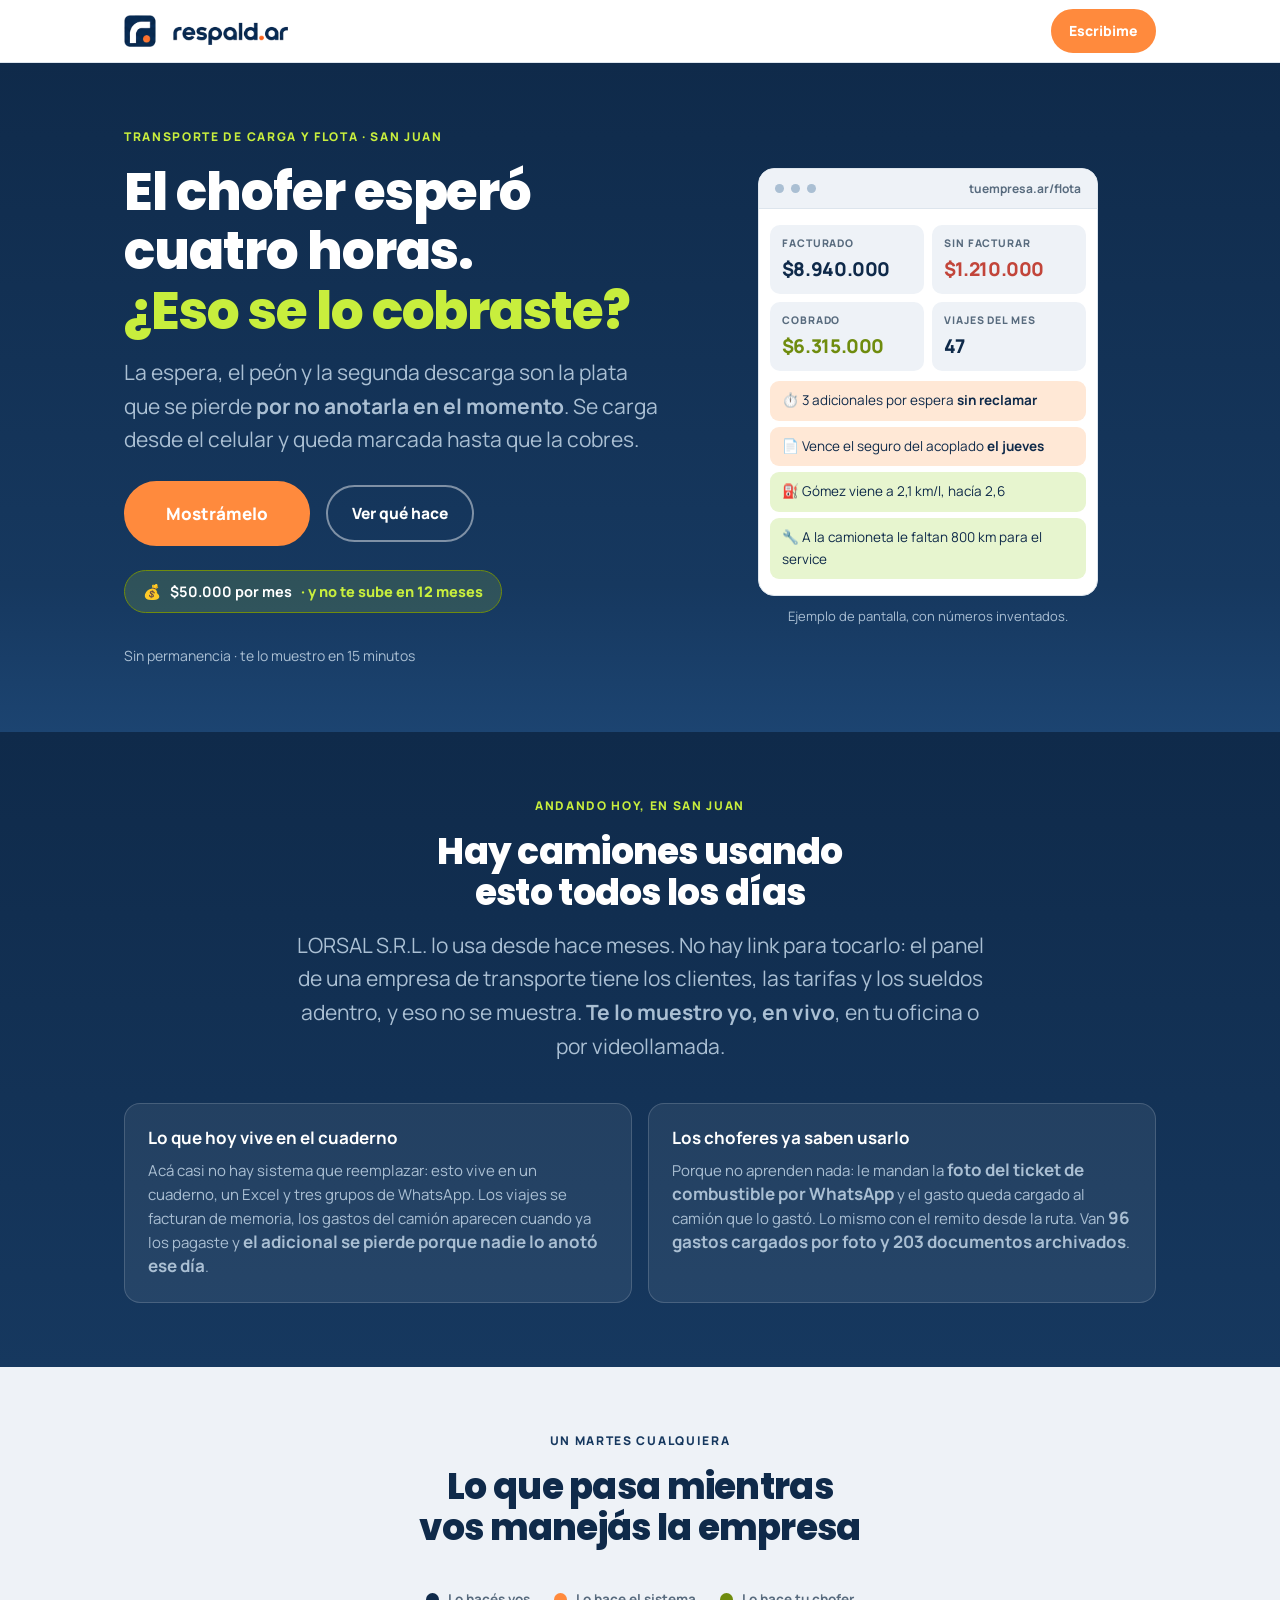
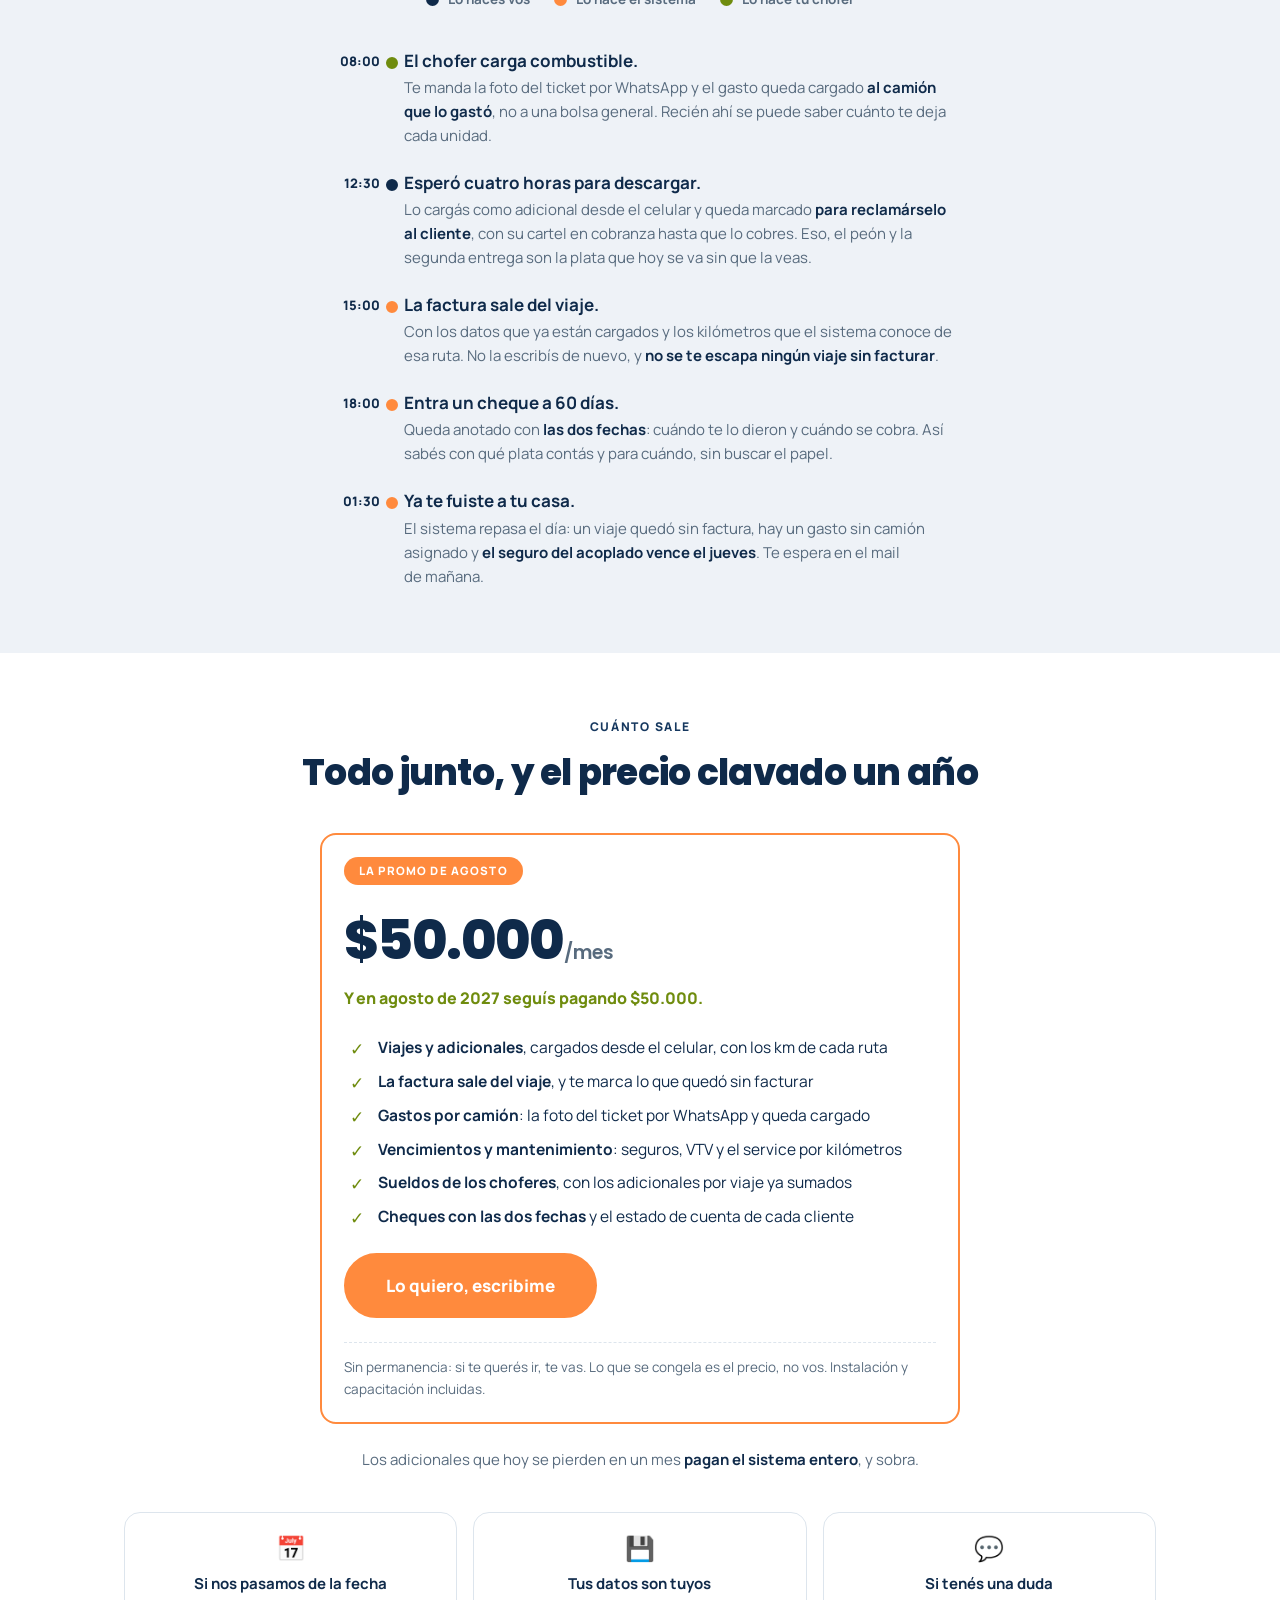
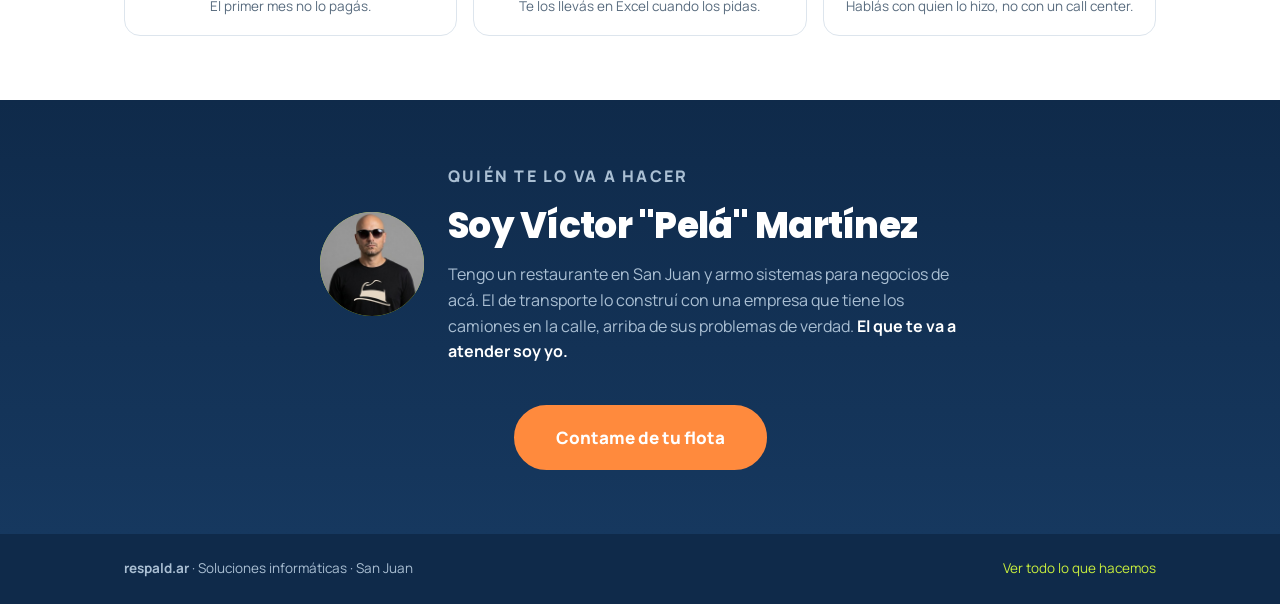
<file: transporte.html>
<!doctype html>
<html lang="es">
<head>
<meta charset="utf-8">
<meta name="viewport" content="width=device-width, initial-scale=1">
<title>Sistema para transporte y flota · respald.ar</title>
<meta name="description" content="Los viajes, los adicionales que hoy se pierden, los gastos por camión con la foto del ticket, la factura que sale del viaje y los vencimientos. $50.000 por mes, y no te sube en 12 meses.">
<meta property="og:type" content="website">
<meta property="og:title" content="El chofer esperó cuatro horas. ¿Eso se lo cobraste?">
<meta property="og:description" content="Viajes, adicionales, gastos por camión y la factura que sale del viaje. Todo en un lugar, y no en un cuaderno con tres grupos de WhatsApp.">
<meta property="og:url" content="https://respald.ar/transporte">
<meta property="og:image" content="https://respald.ar/og.png">
<meta property="og:image:width" content="1200">
<meta property="og:image:height" content="630">
<meta name="twitter:card" content="summary_large_image">
<link rel="icon" type="image/png" sizes="32x32" href="favicon-32x32.png">
<link rel="apple-touch-icon" sizes="180x180" href="favicon-180x180.png">
<link rel="preconnect" href="https://fonts.googleapis.com">
<link rel="preconnect" href="https://fonts.gstatic.com" crossorigin>
<link href="https://fonts.googleapis.com/css2?family=Poppins:wght@600;700;800&family=Manrope:wght@400;500;700;800&display=swap" rel="stylesheet">
<link rel="stylesheet" href="campana.css">
</head>

<!-- ═══════════════════════════════════════════════════════════════
     LANDING · TRANSPORTE Y FLOTA
     ═══════════════════════════════════════════════════════════════
     ⚠️ ESTE RUBRO NO TIENE DEMO PÚBLICA, y no se inventa una. El
     panel de una empresa de transporte es privado: la única captura
     real saldría de los datos de LORSAL, que es un cliente que paga.
     Por eso acá la pantalla va DIBUJADA y rotulada como ejemplo, y la
     prueba de verdad es otra: que hay una empresa de transporte de
     San Juan usándolo todos los días, y que el que atiende lo muestra
     en vivo. Esa videollamada ES la demo de esta campaña.

     El gancho sale de lo que más plata deja arriba de la mesa en este
     rubro: la espera, el peón y la segunda descarga. Está medido en la
     memoria avalar-transporte-dos-facturas-y-adicional.
     ═══════════════════════════════════════════════════════════════ -->

<body data-wa-default="Hola! Vi lo del sistema para transporte en respald.ar. Tengo camiones y quiero que me lo muestres.">

<header>
  <div class="wrap barra">
    <a href="https://respald.ar" aria-label="respald.ar">
      <img src="marca/logo-horizontal-transparent.png" width="600" height="117" alt="respald.ar">
    </a>
    <a class="btn btn-wa btn-chico" data-wa href="#">Escribime</a>
  </div>
</header>

<!-- 1 · HERO -->
<section class="hero">
  <div class="wrap hero-grid">
    <div class="hero-txt">
      <p class="eyebrow">Transporte de carga y flota · San Juan</p>
      <h1>El chofer esperó cuatro horas.<br><em>¿Eso se lo cobraste?</em></h1>
      <p class="lead">
        La espera, el peón y la segunda descarga son la plata que se
        pierde <b>por no anotarla en el momento</b>. Se carga desde el
        celular y queda marcada hasta que la cobres.
      </p>
      <div class="acciones">
        <a class="btn btn-wa btn-grande" data-wa href="#">Mostrámelo</a>
        <a class="btn btn-borde" href="#prueba">Ver qué hace</a>
      </div>
      <p class="pildora">💰 <b>$50.000 por mes</b> · y no te sube en 12 meses</p>
      <p class="hero-nota">Sin permanencia · te lo muestro en 15 minutos</p>
    </div>
    <figure class="celu panel-fig" style="max-width:340px">
      <div class="panel">
        <div class="panel-top"><i></i><i></i><i></i><span>tuempresa.ar/flota</span></div>
        <div class="panel-body">
          <div class="panel-kpis">
            <span class="pk"><small>Facturado</small><b>$8.940.000</b></span>
            <span class="pk roja"><small>Sin facturar</small><b>$1.210.000</b></span>
            <span class="pk verde"><small>Cobrado</small><b>$6.315.000</b></span>
            <span class="pk"><small>Viajes del mes</small><b>47</b></span>
          </div>
          <div class="panel-lineas">
            <span class="pl warn">⏱️ 3 adicionales por espera <b>sin reclamar</b></span>
            <span class="pl warn">📄 Vence el seguro del acoplado <b>el jueves</b></span>
            <span class="pl ok">⛽ Gómez viene a 2,1 km/l, hacía 2,6</span>
            <span class="pl ok">🔧 A la camioneta le faltan 800 km para el service</span>
          </div>
        </div>
      </div>
      <figcaption>Ejemplo de pantalla, con números inventados.</figcaption>
    </figure>
  </div>
</section>

<!-- 2 · LA PRUEBA (que acá no es un link, y se dice) -->
<section class="oscura" id="prueba">
  <div class="wrap">
    <div class="intro">
      <p class="eyebrow">Andando hoy, en San Juan</p>
      <h2>Hay camiones usando esto todos los días</h2>
      <p class="lead">
        LORSAL S.R.L. lo usa desde hace meses. No hay link para tocarlo:
        el panel de una empresa de transporte tiene los clientes, las
        tarifas y los sueldos adentro, y eso no se muestra. <b>Te lo
        muestro yo, en vivo</b>, en tu oficina o por videollamada.
      </p>
    </div>

    <div class="pruebas">
      <div class="prueba">
        <b>Lo que hoy vive en el cuaderno</b>
        <p>
          Acá casi no hay sistema que reemplazar: esto vive en un cuaderno,
          un Excel y tres grupos de WhatsApp. Los viajes se facturan de
          memoria, los gastos del camión aparecen cuando ya los pagaste y
          <b>el adicional se pierde porque nadie lo anotó ese día</b>.
        </p>
      </div>
      <div class="prueba">
        <b>Los choferes ya saben usarlo</b>
        <p>
          Porque no aprenden nada: le mandan la <b>foto del ticket de
          combustible por WhatsApp</b> y el gasto queda cargado al camión
          que lo gastó. Lo mismo con el remito desde la ruta. Van
          <b>96 gastos cargados por foto y 203 documentos archivados</b>.
        </p>
      </div>
    </div>
  </div>
</section>

<!-- 3 · EL DÍA, recortado -->
<section class="clara">
  <div class="wrap">
    <div class="intro">
      <p class="eyebrow">Un martes cualquiera</p>
      <h2>Lo que pasa mientras vos manejás la empresa</h2>
    </div>

    <p class="dia-ref">
      <span class="ref vos">Lo hacés vos</span>
      <span class="ref solo">Lo hace el sistema</span>
      <span class="ref cliente">Lo hace tu chofer</span>
    </p>

    <div class="dia">
      <div class="mom cliente">
        <span class="hora">08:00</span>
        <div>
          <b>El chofer carga combustible.</b>
          <p>Te manda la foto del ticket por WhatsApp y el gasto queda
          cargado <b>al camión que lo gastó</b>, no a una bolsa general.
          Recién ahí se puede saber cuánto te deja cada unidad.</p>
        </div>
      </div>

      <div class="mom vos">
        <span class="hora">12:30</span>
        <div>
          <b>Esperó cuatro horas para descargar.</b>
          <p>Lo cargás como adicional desde el celular y queda marcado
          <b>para reclamárselo al cliente</b>, con su cartel en cobranza
          hasta que lo cobres. Eso, el peón y la segunda entrega son la
          plata que hoy se va sin que la veas.</p>
        </div>
      </div>

      <div class="mom solo">
        <span class="hora">15:00</span>
        <div>
          <b>La factura sale del viaje.</b>
          <p>Con los datos que ya están cargados y los kilómetros que el
          sistema conoce de esa ruta. No la escribís de nuevo, y <b>no se
          te escapa ningún viaje sin facturar</b>.</p>
        </div>
      </div>

      <div class="mom solo">
        <span class="hora">18:00</span>
        <div>
          <b>Entra un cheque a 60 días.</b>
          <p>Queda anotado con <b>las dos fechas</b>: cuándo te lo dieron y
          cuándo se cobra. Así sabés con qué plata contás y para cuándo,
          sin buscar el papel.</p>
        </div>
      </div>

      <div class="mom solo">
        <span class="hora">01:30</span>
        <div>
          <b>Ya te fuiste a tu casa.</b>
          <p>El sistema repasa el día: un viaje quedó sin factura, hay un
          gasto sin camión asignado y <b>el seguro del acoplado vence el
          jueves</b>. Te espera en el mail de mañana.</p>
        </div>
      </div>
    </div>
  </div>
</section>

<!-- 4 · LA OFERTA -->
<section id="oferta">
  <div class="wrap">
    <div class="intro">
      <p class="eyebrow">Cuánto sale</p>
      <h2>Todo junto, y el precio clavado un año</h2>
    </div>

    <div class="oferta">
      <span class="oferta-rot">La promo de agosto</span>
      <b class="oferta-num">$50.000<small>/mes</small></b>
      <span class="oferta-clavo">Y en agosto de 2027 seguís pagando $50.000.</span>
      <ul>
        <li><b>Viajes y adicionales</b>, cargados desde el celular, con los km de cada ruta</li>
        <li><b>La factura sale del viaje</b>, y te marca lo que quedó sin facturar</li>
        <li><b>Gastos por camión</b>: la foto del ticket por WhatsApp y queda cargado</li>
        <li><b>Vencimientos y mantenimiento</b>: seguros, VTV y el service por kilómetros</li>
        <li><b>Sueldos de los choferes</b>, con los adicionales por viaje ya sumados</li>
        <li><b>Cheques con las dos fechas</b> y el estado de cuenta de cada cliente</li>
      </ul>
      <div class="acciones">
        <a class="btn btn-wa btn-grande" data-wa="Hola! Quiero la promo de $50.000 por mes para mi empresa de transporte. ¿Cuándo me lo mostrás?" href="#">Lo quiero, escribime</a>
      </div>
      <p class="oferta-pie">
        Sin permanencia: si te querés ir, te vas. Lo que se congela es el
        precio, no vos. Instalación y capacitación incluidas.
      </p>
    </div>

    <p class="contra">
      Los adicionales que hoy se pierden en un mes <b>pagan el sistema
      entero</b>, y sobra.
    </p>

    <div class="seguros">
      <div class="seguro">
        <i>📅</i><b>Si nos pasamos de la fecha</b>
        <small>El primer mes no lo pagás.</small>
      </div>
      <div class="seguro">
        <i>💾</i><b>Tus datos son tuyos</b>
        <small>Te los llevás en Excel cuando los pidas.</small>
      </div>
      <div class="seguro">
        <i>💬</i><b>Si tenés una duda</b>
        <small>Hablás con quien lo hizo, no con un call center.</small>
      </div>
    </div>
  </div>
</section>

<!-- 5 · CIERRE -->
<section class="oscura cierre-caja" data-fin>
  <div class="wrap">
    <div class="firma">
      <span class="firma-foto">
        <img src="demos/foto-pela.jpg" alt="Víctor Pelá Martínez" onerror="this.remove()"><em>VM</em>
      </span>
      <div>
        <p class="eyebrow">Quién te lo va a hacer</p>
        <h2>Soy Víctor "Pelá" Martínez</h2>
        <p class="lead">
          Tengo un restaurante en San Juan y armo sistemas para negocios de
          acá. El de transporte lo construí con una empresa que tiene los
          camiones en la calle, arriba de sus problemas de verdad.
          <b>El que te va a atender soy yo.</b>
        </p>
      </div>
    </div>
    <div class="acciones" style="justify-content:center;margin-top:var(--e4)">
      <a class="btn btn-wa btn-grande" data-wa href="#">Contame de tu flota</a>
    </div>
  </div>
</section>

<div class="fija">
  <span class="fija-txt">$50.000/mes, clavado un año<small>Sin permanencia</small></span>
  <a class="btn btn-wa" data-wa href="#">Escribime</a>
</div>

<footer>
  <div class="wrap">
    <p><b>respald.ar</b> · Soluciones informáticas · San Juan</p>
    <p><a href="https://respald.ar">Ver todo lo que hacemos</a></p>
  </div>
</footer>

<script src="campana.js"></script>
</body>
</html>
</file>
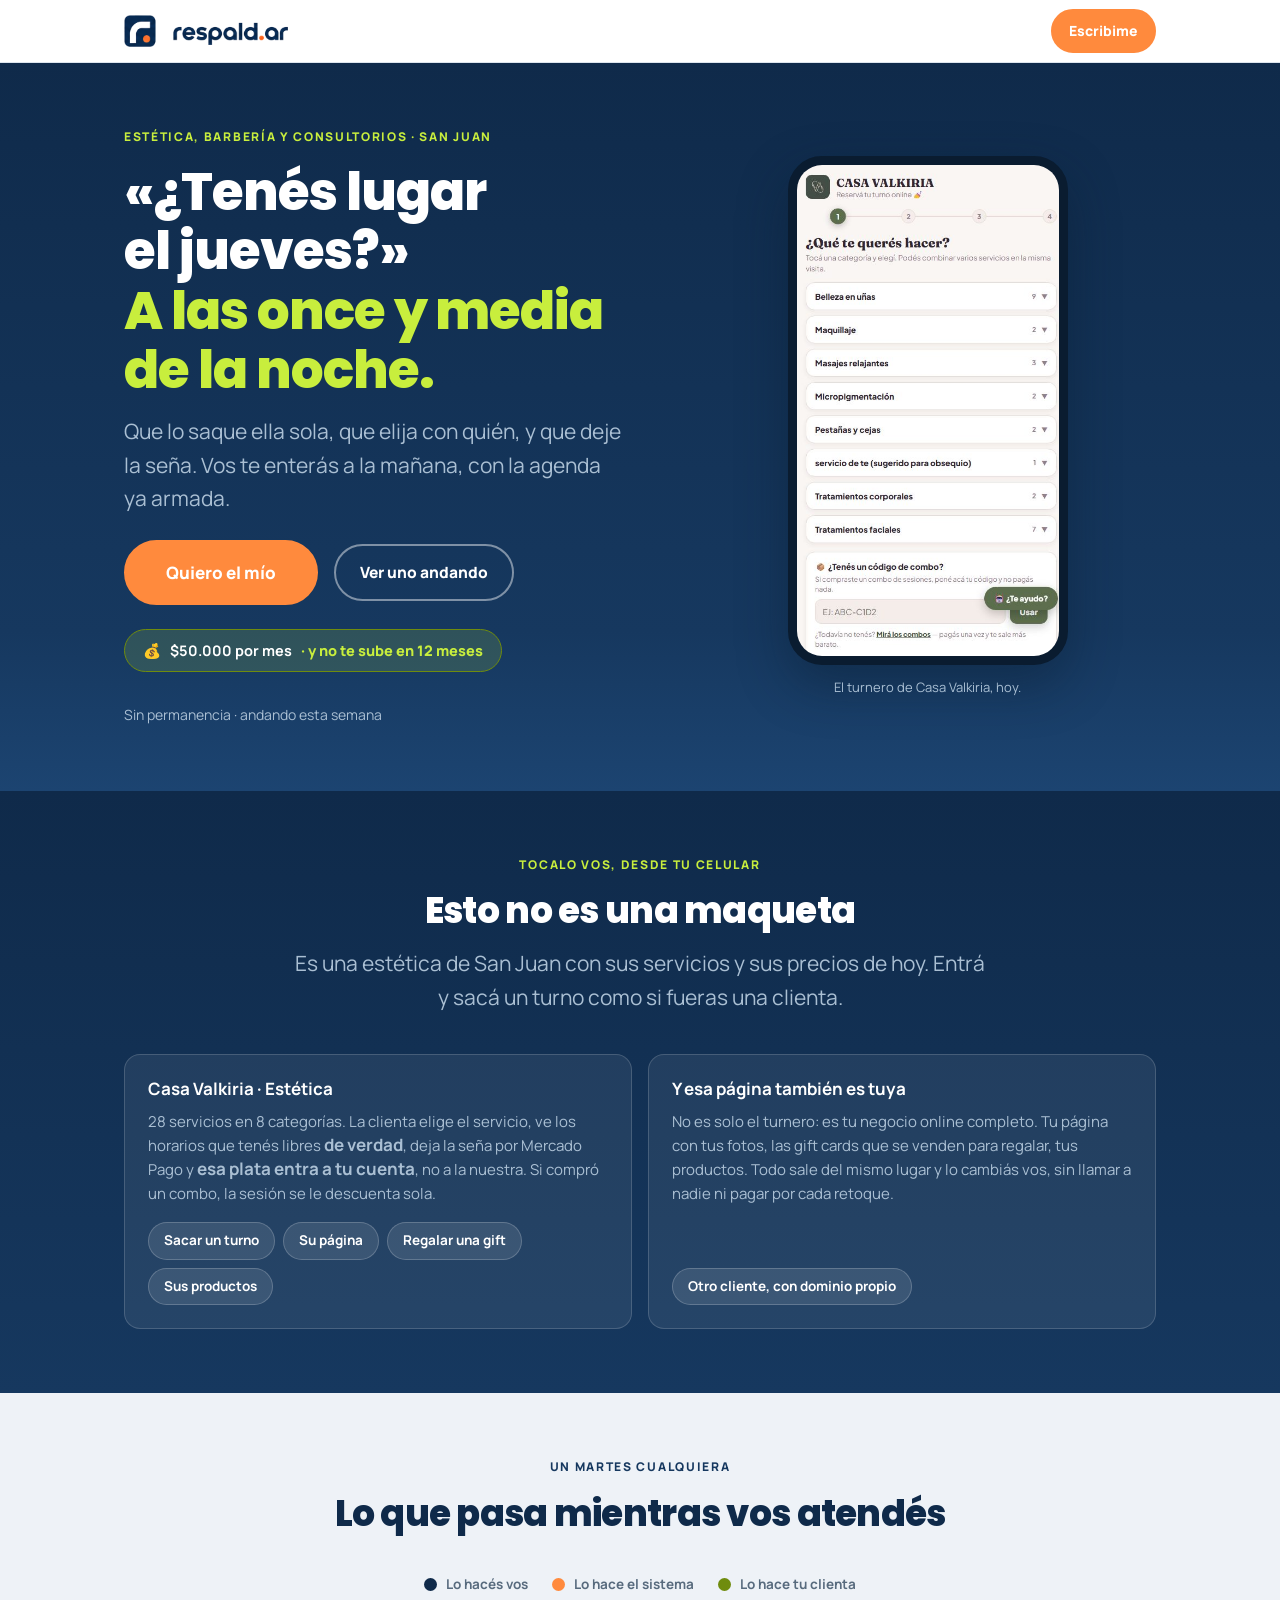
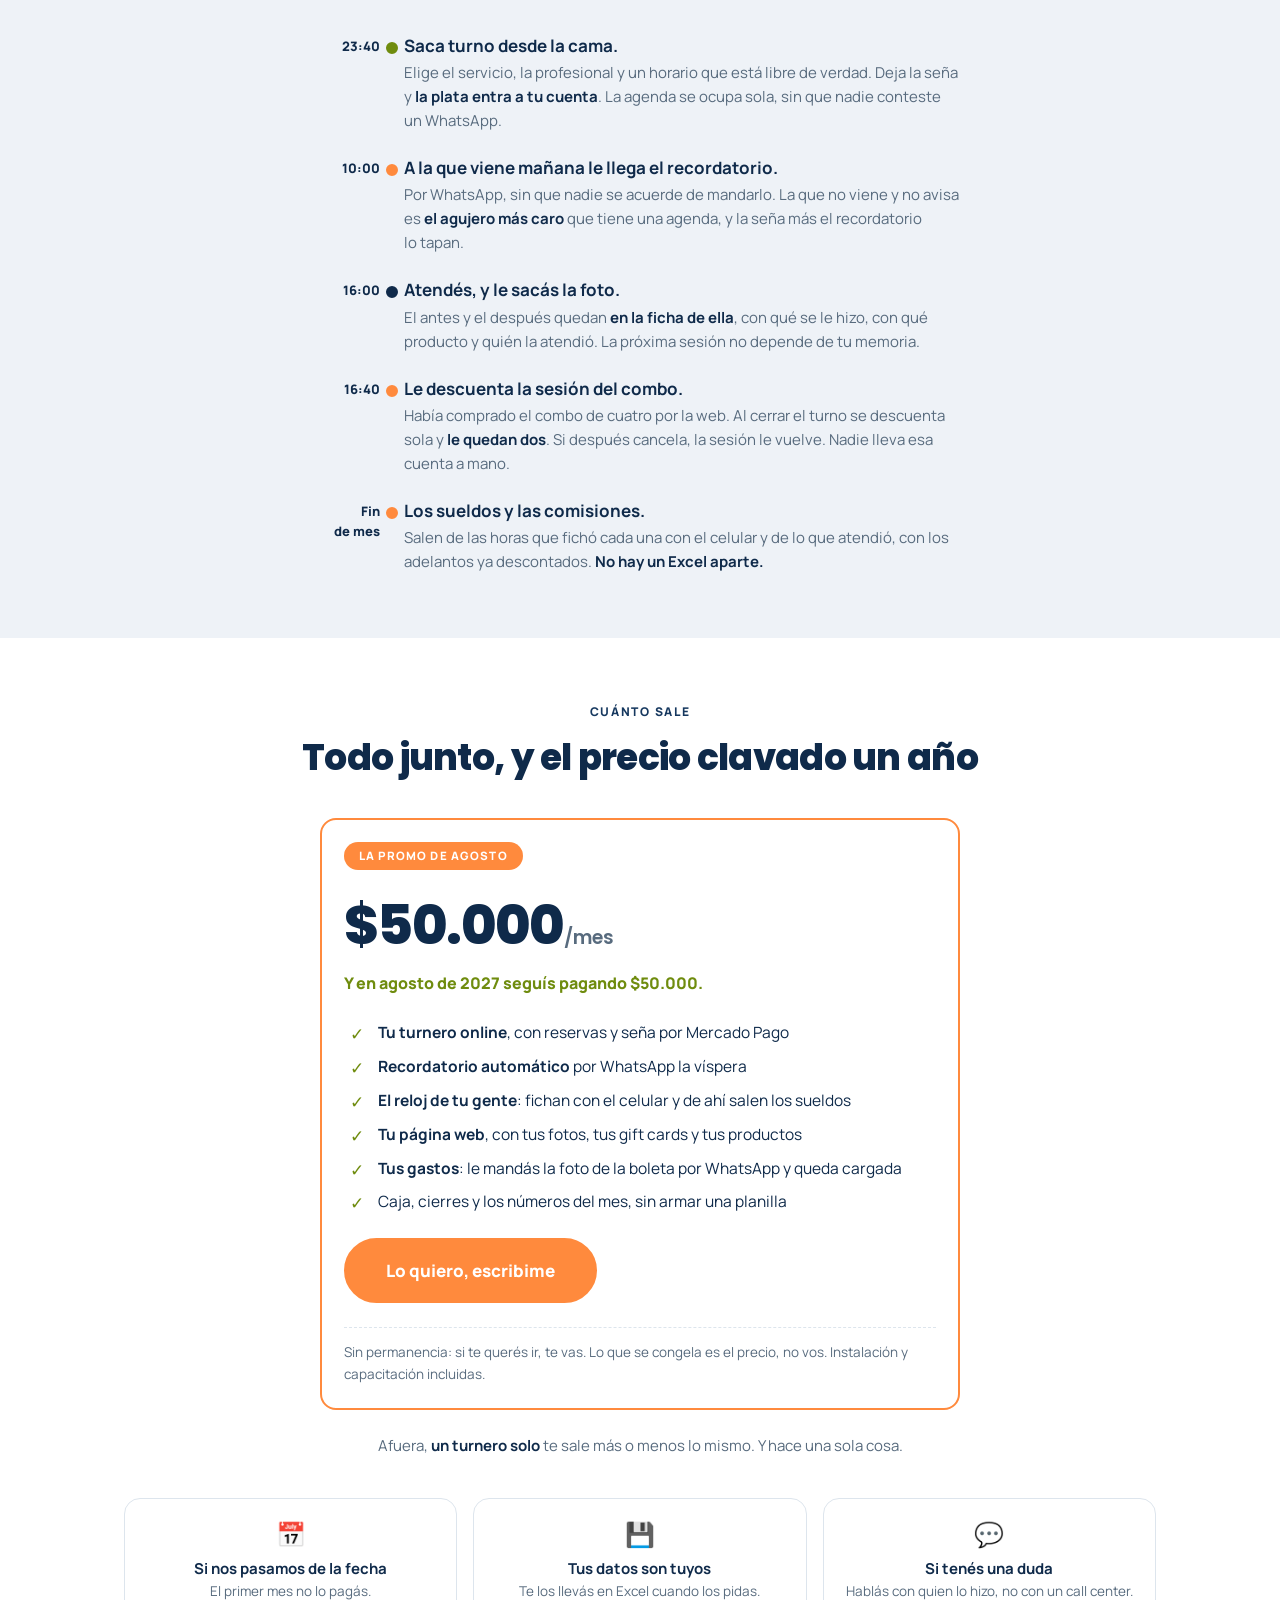
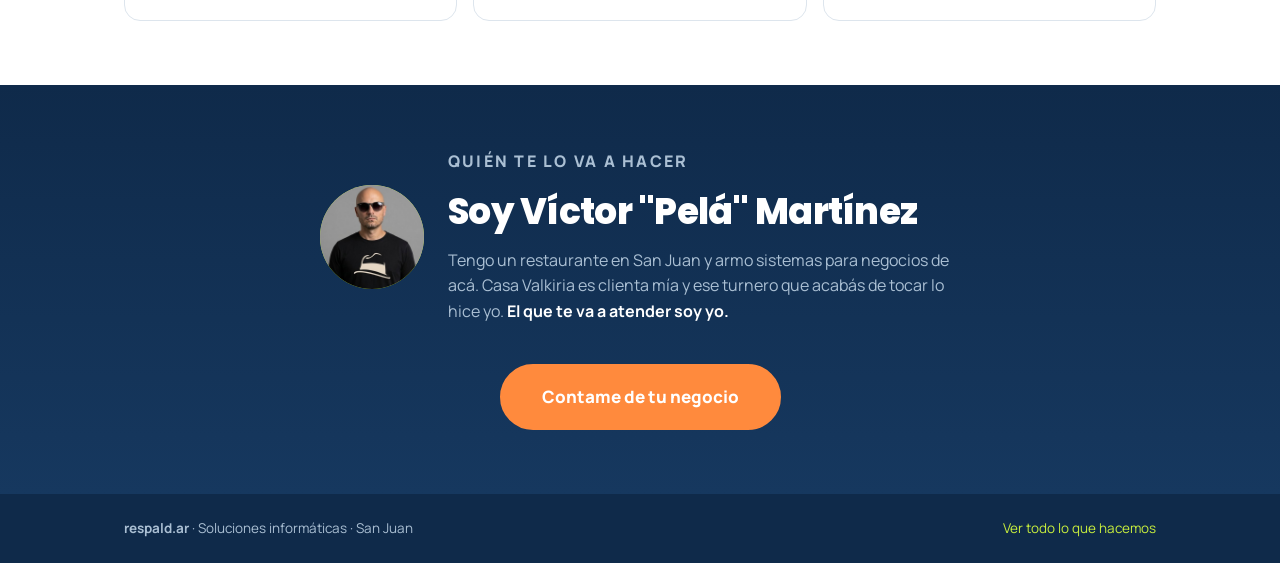
<file: turnos.html>
<!doctype html>
<html lang="es">
<head>
<meta charset="utf-8">
<meta name="viewport" content="width=device-width, initial-scale=1">
<title>Turnero online con seña · respald.ar</title>
<meta name="description" content="Tus clientas sacan turno solas y dejan la seña, a la hora que sea. Con el reloj de tu gente, tus gastos y tu página web. $50.000 por mes, y no te sube en 12 meses.">
<meta property="og:type" content="website">
<meta property="og:title" content="Que saquen turno solas, y que dejen la seña">
<meta property="og:description" content="Turnero online con seña, recordatorio automático, el reloj de tu gente y tu página web. $50.000 por mes y no te sube en 12 meses.">
<meta property="og:url" content="https://respald.ar/turnos">
<meta property="og:image" content="https://respald.ar/og.png">
<meta property="og:image:width" content="1200">
<meta property="og:image:height" content="630">
<meta name="twitter:card" content="summary_large_image">
<link rel="icon" type="image/png" sizes="32x32" href="favicon-32x32.png">
<link rel="apple-touch-icon" sizes="180x180" href="favicon-180x180.png">
<link rel="preconnect" href="https://fonts.googleapis.com">
<link rel="preconnect" href="https://fonts.gstatic.com" crossorigin>
<link href="https://fonts.googleapis.com/css2?family=Poppins:wght@600;700;800&family=Manrope:wght@400;500;700;800&display=swap" rel="stylesheet">
<link rel="stylesheet" href="campana.css">
</head>

<!-- ═══════════════════════════════════════════════════════════════
     LANDING · TURNOS CON SEÑA  (estética, barbería, consultorios)
     ═══════════════════════════════════════════════════════════════
     La oferta la definió Pelá el 21/08/2026: turnero con reservas y
     seña + reloj del personal + página web + gastos, $50.000 por mes
     con el precio CONGELADO 12 MESES y sin permanencia.

     El congelado es el argumento, no el precio: con la inflación que
     hay, "en agosto del 2027 seguís pagando lo mismo" vale mucho más
     que los $10.000 de diferencia contra el paquete de lista.

     ⚠️ LO QUE NO SE PROMETE ACÁ, aunque el código exista:
     · LISTA DE ESPERA. Está construida, pero vive en el módulo de
       reservas de restaurante y arranca APAGADA para todas las
       empresas (ver la memoria avalar-reservas-lista-espera). La home
       la promete en el día de estética y hay que sacarla de ahí.
     Lo que SÍ corre y por eso se escribe: turnero online con seña por
     Mercado Pago, recordatorio automático de la víspera por WhatsApp
     (estetica-recordatorios v5, en prod desde el 22/07), combos que
     descuentan sesiones, gift cards, ficha de la clienta, fichaje y
     sueldos, y gastos por foto.
     ═══════════════════════════════════════════════════════════════ -->

<body data-wa-default="Hola! Vi lo del turnero con seña en respald.ar y quiero saber cómo me quedaría a mí.">

<header>
  <div class="wrap barra">
    <a href="https://respald.ar" aria-label="respald.ar">
      <img src="marca/logo-horizontal-transparent.png" width="600" height="117" alt="respald.ar">
    </a>
    <a class="btn btn-wa btn-chico" data-wa href="#">Escribime</a>
  </div>
</header>

<!-- 1 · HERO: la situación literal del mostrador, el precio y la prueba -->
<section class="hero">
  <div class="wrap hero-grid">
    <div class="hero-txt">
      <p class="eyebrow">Estética, barbería y consultorios · San Juan</p>
      <h1>«¿Tenés lugar el jueves?»<br><em>A las once y media de la noche.</em></h1>
      <p class="lead">
        Que lo saque ella sola, que elija con quién, y que deje la seña.
        Vos te enterás a la mañana, con la agenda ya armada.
      </p>
      <div class="acciones">
        <a class="btn btn-wa btn-grande" data-wa href="#">Quiero el mío</a>
        <a class="btn btn-borde" href="#prueba">Ver uno andando</a>
      </div>
      <p class="pildora">💰 <b>$50.000 por mes</b> · y no te sube en 12 meses</p>
      <p class="hero-nota">Sin permanencia · andando esta semana</p>
    </div>
    <figure class="celu">
      <div class="celu-marco">
        <img src="demos/valkiria-turnos.jpg" width="480" height="900"
             alt="Turnero online de Casa Valkiria, con sus servicios y precios reales">
      </div>
      <figcaption>El turnero de Casa Valkiria, hoy.</figcaption>
    </figure>
  </div>
</section>

<!-- 2 · LA PRUEBA. Va segunda a propósito: el que viene de un anuncio
     no te cree nada hasta que toca algo que abre de verdad. -->
<section class="oscura" id="prueba">
  <div class="wrap">
    <div class="intro">
      <p class="eyebrow">Tocalo vos, desde tu celular</p>
      <h2>Esto no es una maqueta</h2>
      <p class="lead">
        Es una estética de San Juan con sus servicios y sus precios de
        hoy. Entrá y sacá un turno como si fueras una clienta.
      </p>
    </div>

    <div class="pruebas">
      <div class="prueba">
        <b>Casa Valkiria · Estética</b>
        <p>
          28 servicios en 8 categorías. La clienta elige el servicio, ve
          los horarios que tenés libres <b>de verdad</b>, deja la seña por
          Mercado Pago y <b>esa plata entra a tu cuenta</b>, no a la nuestra.
          Si compró un combo, la sesión se le descuenta sola.
        </p>
        <div class="prueba-links">
          <a href="https://aval.ar/turnos/casa-valkiria" target="_blank" rel="noopener" data-demo="valkiria-turnero">Sacar un turno</a>
          <a href="https://aval.ar/casa-valkiria" target="_blank" rel="noopener" data-demo="valkiria-pagina">Su página</a>
          <a href="https://aval.ar/gift/casa-valkiria" target="_blank" rel="noopener" data-demo="valkiria-gift">Regalar una gift</a>
          <a href="https://aval.ar/productos/casa-valkiria" target="_blank" rel="noopener" data-demo="valkiria-productos">Sus productos</a>
        </div>
      </div>
      <div class="prueba">
        <b>Y esa página también es tuya</b>
        <p>
          No es solo el turnero: es tu negocio online completo. Tu página
          con tus fotos, las gift cards que se venden para regalar, tus
          productos. Todo sale del mismo lugar y lo cambiás vos, sin
          llamar a nadie ni pagar por cada retoque.
        </p>
        <div class="prueba-links">
          <a href="https://sicilianoresto.com.ar" target="_blank" rel="noopener" data-demo="siciliano-web">Otro cliente, con dominio propio</a>
        </div>
      </div>
    </div>
  </div>
</section>

<!-- 3 · EL DÍA, recortado. Solo los momentos donde el sistema trabaja
     solo: es lo que compra el que todavía no te conoce. -->
<section class="clara">
  <div class="wrap">
    <div class="intro">
      <p class="eyebrow">Un martes cualquiera</p>
      <h2>Lo que pasa mientras vos atendés</h2>
    </div>

    <p class="dia-ref">
      <span class="ref vos">Lo hacés vos</span>
      <span class="ref solo">Lo hace el sistema</span>
      <span class="ref cliente">Lo hace tu clienta</span>
    </p>

    <div class="dia">
      <div class="mom cliente">
        <span class="hora">23:40</span>
        <div>
          <b>Saca turno desde la cama.</b>
          <p>Elige el servicio, la profesional y un horario que está libre
          de verdad. Deja la seña y <b>la plata entra a tu cuenta</b>. La
          agenda se ocupa sola, sin que nadie conteste un WhatsApp.</p>
        </div>
      </div>

      <div class="mom solo">
        <span class="hora">10:00</span>
        <div>
          <b>A la que viene mañana le llega el recordatorio.</b>
          <p>Por WhatsApp, sin que nadie se acuerde de mandarlo. La que no
          viene y no avisa es <b>el agujero más caro</b> que tiene una
          agenda, y la seña más el recordatorio lo tapan.</p>
        </div>
      </div>

      <div class="mom vos">
        <span class="hora">16:00</span>
        <div>
          <b>Atendés, y le sacás la foto.</b>
          <p>El antes y el después quedan <b>en la ficha de ella</b>, con
          qué se le hizo, con qué producto y quién la atendió. La próxima
          sesión no depende de tu memoria.</p>
        </div>
      </div>

      <div class="mom solo">
        <span class="hora">16:40</span>
        <div>
          <b>Le descuenta la sesión del combo.</b>
          <p>Había comprado el combo de cuatro por la web. Al cerrar el
          turno se descuenta sola y <b>le quedan dos</b>. Si después
          cancela, la sesión le vuelve. Nadie lleva esa cuenta a mano.</p>
        </div>
      </div>

      <div class="mom solo">
        <span class="hora">Fin<br>de mes</span>
        <div>
          <b>Los sueldos y las comisiones.</b>
          <p>Salen de las horas que fichó cada una con el celular y de lo
          que atendió, con los adelantos ya descontados. <b>No hay un
          Excel aparte.</b></p>
        </div>
      </div>
    </div>
  </div>
</section>

<!-- 4 · LA OFERTA. Entra antes de la pantalla 4: el precio es a lo que
     vino el que tocó el anuncio, y en la home vivía en la pantalla 11. -->
<section id="oferta">
  <div class="wrap">
    <div class="intro">
      <p class="eyebrow">Cuánto sale</p>
      <h2>Todo junto, y el precio clavado un año</h2>
    </div>

    <div class="oferta">
      <span class="oferta-rot">La promo de agosto</span>
      <b class="oferta-num">$50.000<small>/mes</small></b>
      <span class="oferta-clavo">Y en agosto de 2027 seguís pagando $50.000.</span>
      <ul>
        <li><b>Tu turnero online</b>, con reservas y seña por Mercado Pago</li>
        <li><b>Recordatorio automático</b> por WhatsApp la víspera</li>
        <li><b>El reloj de tu gente</b>: fichan con el celular y de ahí salen los sueldos</li>
        <li><b>Tu página web</b>, con tus fotos, tus gift cards y tus productos</li>
        <li><b>Tus gastos</b>: le mandás la foto de la boleta por WhatsApp y queda cargada</li>
        <li>Caja, cierres y los números del mes, sin armar una planilla</li>
      </ul>
      <div class="acciones">
        <a class="btn btn-wa btn-grande" data-wa="Hola! Quiero la promo del turnero a $50.000 por mes. ¿Cómo seguimos?" href="#">Lo quiero, escribime</a>
      </div>
      <p class="oferta-pie">
        Sin permanencia: si te querés ir, te vas. Lo que se congela es el
        precio, no vos. Instalación y capacitación incluidas.
      </p>
    </div>

    <p class="contra">
      Afuera, <b>un turnero solo</b> te sale más o menos lo mismo. Y hace
      una sola cosa.
    </p>

    <div class="seguros">
      <div class="seguro">
        <i>📅</i><b>Si nos pasamos de la fecha</b>
        <small>El primer mes no lo pagás.</small>
      </div>
      <div class="seguro">
        <i>💾</i><b>Tus datos son tuyos</b>
        <small>Te los llevás en Excel cuando los pidas.</small>
      </div>
      <div class="seguro">
        <i>💬</i><b>Si tenés una duda</b>
        <small>Hablás con quien lo hizo, no con un call center.</small>
      </div>
    </div>
  </div>
</section>

<!-- 5 · CIERRE: quién atiende y el único botón que queda -->
<section class="oscura cierre-caja" data-fin>
  <div class="wrap">
    <div class="firma">
      <span class="firma-foto">
        <img src="demos/foto-pela.jpg" alt="Víctor Pelá Martínez" onerror="this.remove()"><em>VM</em>
      </span>
      <div>
        <p class="eyebrow">Quién te lo va a hacer</p>
        <h2>Soy Víctor "Pelá" Martínez</h2>
        <p class="lead">
          Tengo un restaurante en San Juan y armo sistemas para negocios
          de acá. Casa Valkiria es clienta mía y ese turnero que acabás de
          tocar lo hice yo. <b>El que te va a atender soy yo.</b>
        </p>
      </div>
    </div>
    <div class="acciones" style="justify-content:center;margin-top:var(--e4)">
      <a class="btn btn-wa btn-grande" data-wa href="#">Contame de tu negocio</a>
    </div>
  </div>
</section>

<!-- La barra que no se pierde. El hallazgo más caro de la auditoría fue
     que en la home el único WhatsApp estaba en la pantalla 15,4 de 15,6. -->
<div class="fija">
  <span class="fija-txt">$50.000/mes, clavado un año<small>Sin permanencia</small></span>
  <a class="btn btn-wa" data-wa href="#">Escribime</a>
</div>

<footer>
  <div class="wrap">
    <p><b>respald.ar</b> · Soluciones informáticas · San Juan</p>
    <p><a href="https://respald.ar">Ver todo lo que hacemos</a></p>
  </div>
</footer>

<script src="campana.js"></script>
</body>
</html>
</file>
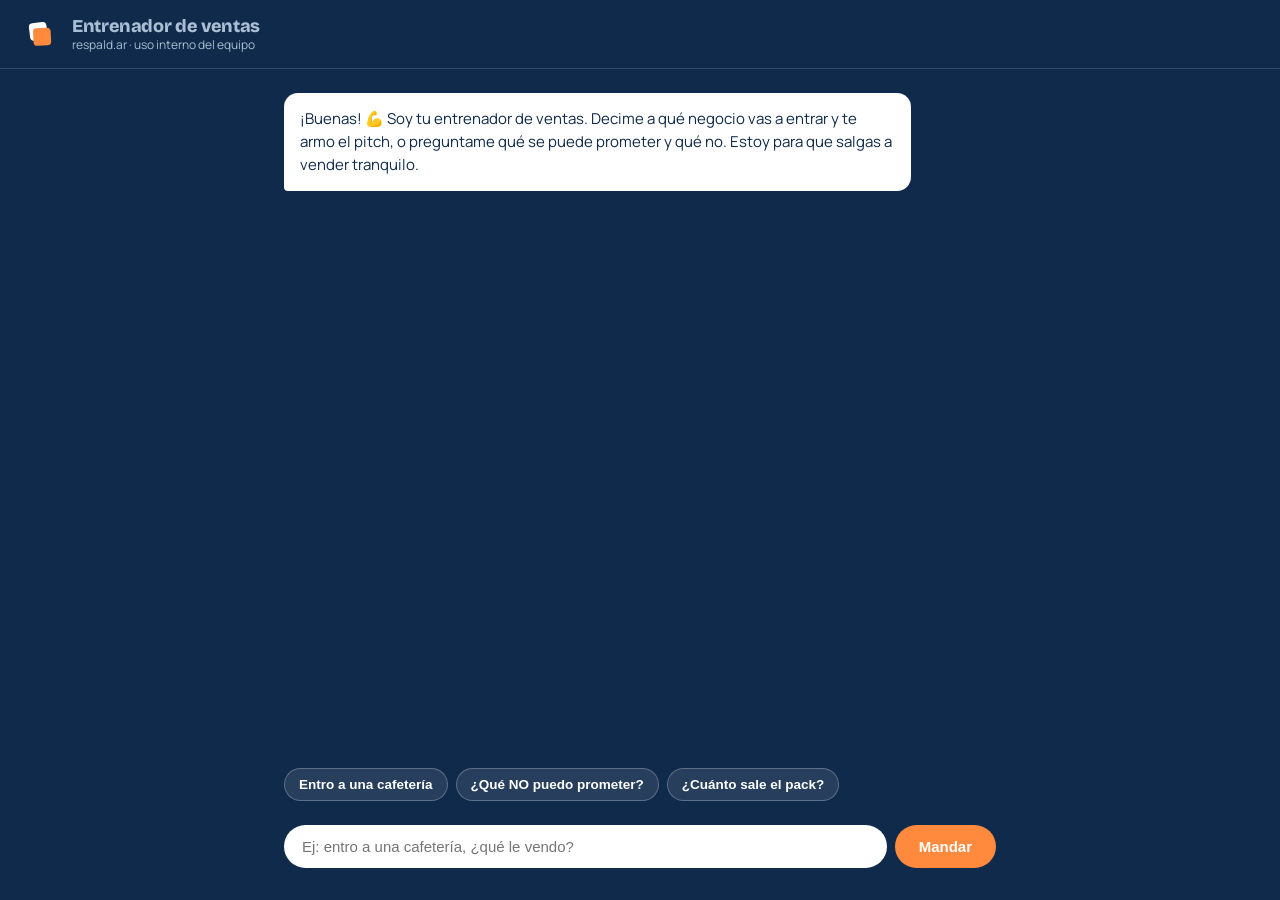
<file: vendedor.html>
<!doctype html>
<html lang="es">
<head>
<meta charset="utf-8">
<meta name="viewport" content="width=device-width, initial-scale=1">
<title>Entrenador de ventas · respald.ar</title>
<meta name="robots" content="noindex,nofollow">
<link rel="icon" href="favicon.svg" type="image/svg+xml">
<link rel="preconnect" href="https://fonts.googleapis.com">
<link rel="preconnect" href="https://fonts.gstatic.com" crossorigin>
<link href="https://fonts.googleapis.com/css2?family=Bricolage+Grotesque:opsz,wght@12..96,800&family=Manrope:wght@400;500;700;800&display=swap" rel="stylesheet">
<style>
/* Página PRIVADA del equipo de ventas: no está linkeada desde ningún lado.
   Se comparte como respald.ar/vendedor.html?v=Nombre (el nombre personaliza).
   Mismo sistema de diseño que index. */
:root{
  --tinta:#0f2a4a; --tinta-2:#16385f;
  --lima:#c8ee3d; --lima-osc:#6f8c0e;
  --calido:#ff8a3d;
  --papel:#ffffff; --papel-2:#eef2f7;
  --gris:#586b7e; --gris-claro:#aabfd3; --linea:#dde5ed;
  --e1:8px; --e2:16px; --e3:24px;
  --caja:24px; --caja-b:23px; --radio:16px;
}
*{box-sizing:border-box}
body{margin:0;background:var(--tinta);color:#fff;min-height:100vh;
  font-family:Manrope,system-ui,-apple-system,"Segoe UI",Roboto,Helvetica,Arial,sans-serif;
  line-height:1.55;-webkit-font-smoothing:antialiased;
  display:flex;flex-direction:column}
header b{font-family:'Bricolage Grotesque',Manrope,system-ui,sans-serif;letter-spacing:-.02em}
.envio button{background:var(--calido)!important;color:#fff!important}
header{display:flex;align-items:center;gap:var(--e2);padding:var(--e2) var(--e3);border-bottom:1px solid rgba(255,255,255,.14)}
header b{font-size:18px;font-weight:800;letter-spacing:-.02em}
header span{display:block;font-size:12px;color:var(--gris-claro);line-height:1.2}
main{flex:1;display:flex;flex-direction:column;max-width:760px;width:100%;margin:0 auto;padding:var(--e2) var(--e3)}
.hilo{flex:1;overflow-y:auto;display:flex;flex-direction:column;padding-block:var(--e1)}
.burb{width:88%;padding:14px var(--e2);border-radius:14px;font-size:15px;margin-bottom:var(--e1);color:var(--tinta);white-space:pre-wrap}
.mia{background:var(--lima-suave);margin-left:auto;border-bottom-right-radius:4px}
.suya{background:#fff;border-bottom-left-radius:4px}
.chips{display:flex;flex-wrap:wrap;gap:var(--e1);padding-block:var(--e1)}
.chip{background:rgba(255,255,255,.1);border:1px solid rgba(255,255,255,.25);color:#fff;
  border-radius:999px;padding:8px 14px;font-size:13.5px;font-weight:700;cursor:pointer}
.envio{display:flex;gap:var(--e1);padding-block:var(--e2)}
.envio input{flex:1;border:0;border-radius:999px;padding:13px 18px;font-size:15px;color:var(--tinta);min-width:0}
.envio button{background:var(--lima);color:#1e2b06;border:0;border-radius:999px;padding:13px 24px;font-weight:800;font-size:15px;cursor:pointer}
.envio button:disabled{background:rgba(255,255,255,.2);color:var(--gris-claro);cursor:wait}
.pensando{display:flex;gap:5px;padding:12px 4px}
.pensando i{width:8px;height:8px;border-radius:50%;background:var(--gris-claro);animation:pns 1s infinite}
.pensando i:nth-child(2){animation-delay:.18s}
.pensando i:nth-child(3){animation-delay:.36s}
@keyframes pns{0%,100%{opacity:.35;transform:translateY(0)}50%{opacity:1;transform:translateY(-3px)}}
</style>
</head>
<body>

<header>
  <svg width="32" height="32" viewBox="0 0 100 100" aria-hidden="true">
    <rect x="17" y="14" width="55" height="55" rx="12" fill="#ffffff" transform="rotate(-7 44.5 41.5)"/>
    <rect x="29" y="31" width="55" height="55" rx="12" fill="#ff8a3d" transform="rotate(-3 56.5 58.5)"/>
  </svg>
  <span><b>Entrenador de ventas</b><span>respald.ar · uso interno del equipo</span></span>
</header>

<main>
  <div class="hilo" id="hilo"></div>
  <div class="chips" id="chips"></div>
  <div class="envio">
    <input id="txt" placeholder="Ej: entro a una cafetería, ¿qué le vendo?" autocomplete="off">
    <button id="btn">Mandar</button>
  </div>
</main>

<script>
(function(){
  var FN  = "https://ysbqvxebkxwylmmzrsjj.supabase.co/functions/v1/entrevista-ia";
  var KEY = "sb_publishable_GsUGCK8H38vIRXUOP8WEpQ_qUFW8JVw";
  var hilo = document.getElementById("hilo"), chips = document.getElementById("chips");
  var txt = document.getElementById("txt"), btn = document.getElementById("btn");
  var ocupado = false;

  // el nombre del vendedor viaja en el link: vendedor.html?v=Matias
  var nombre = (new URLSearchParams(location.search).get("v") || "").slice(0, 60);

  var sid;
  try{
    sid = localStorage.getItem("vend_sid_" + nombre);
    if(!sid){ sid = "vendedor_" + (nombre || "x") + "_" + Date.now().toString(36); localStorage.setItem("vend_sid_" + nombre, sid); }
  }catch(_){ sid = "vendedor_" + Date.now(); }

  var msjs = [];
  try{ msjs = JSON.parse(sessionStorage.getItem("vend_chat") || "[]"); }catch(_){}

  function burb(quien, texto){
    var d = document.createElement("div");
    d.className = "burb " + (quien === "yo" ? "mia" : "suya");
    d.textContent = texto;
    hilo.appendChild(d); hilo.scrollTop = hilo.scrollHeight;
  }
  function pensar(){
    var d = document.createElement("div"); d.className = "pensando";
    d.innerHTML = "<i></i><i></i><i></i>";
    hilo.appendChild(d); hilo.scrollTop = hilo.scrollHeight; return d;
  }
  function ponerChips(sugs){
    chips.innerHTML = "";
    (sugs || []).slice(0,3).forEach(function(s){
      var b = document.createElement("button");
      b.className = "chip"; b.textContent = s;
      b.onclick = function(){ preguntar(s); };
      chips.appendChild(b);
    });
  }
  function guardar(){ try{ sessionStorage.setItem("vend_chat", JSON.stringify(msjs)); }catch(_){} }

  function preguntar(texto){
    texto = String(texto || "").trim();
    if(ocupado || !texto) return;
    ocupado = true; btn.disabled = true;
    burb("yo", texto);
    msjs.push({rol:"usuario", texto:texto});
    guardar(); ponerChips([]);
    var espera = pensar();
    function listoTurno(){ ocupado = false; btn.disabled = false; txt.focus(); }
    function intentar(n){
      fetch(FN, {
        method:"POST",
        headers:{ "Content-Type":"application/json", "Authorization":"Bearer " + KEY, "apikey":KEY },
        body: JSON.stringify({ sid:sid, tipo:"vendedor", nombre:nombre, puesto:"", marca:"respaldar", mensajes:msjs, adjuntos:[] })
      })
      .then(function(r){ return r.json(); })
      .then(function(d){
        if(d && d.reintentar && n < 3){ setTimeout(function(){ intentar(n+1); }, 1500); return; }
        espera.remove();
        var resp = (d && d.respuesta) ? d.respuesta : "Me trabé un segundo. ¿Me lo repetís?";
        msjs.push({rol:"avi", texto:resp});
        guardar(); burb("avi", resp);
        ponerChips(d && d.sugerencias);
        listoTurno();
      })
      .catch(function(){
        if(n < 3){ setTimeout(function(){ intentar(n+1); }, 1500); return; }
        espera.remove();
        burb("avi", "Se cortó la conexión. Probá de nuevo en un rato, la charla queda guardada.");
        listoTurno();
      });
    }
    intentar(1);
  }

  btn.onclick = function(){ var v = txt.value; txt.value = ""; preguntar(v); };
  txt.addEventListener("keydown", function(e){ if(e.key === "Enter"){ e.preventDefault(); btn.onclick(); } });

  if(msjs.length){
    msjs.forEach(function(m){ burb(m.rol === "usuario" ? "yo" : "avi", m.texto); });
  } else {
    burb("avi", "¡Buenas" + (nombre ? ", " + nombre : "") + "! 💪 Soy tu entrenador de ventas. Decime a qué negocio vas a entrar y te armo el pitch, o preguntame qué se puede prometer y qué no. Estoy para que salgas a vender tranquilo.");
    ponerChips(["Entro a una cafetería", "¿Qué NO puedo prometer?", "¿Cuánto sale el pack?"]);
  }
})();
</script>
</body>
</html>
</file>
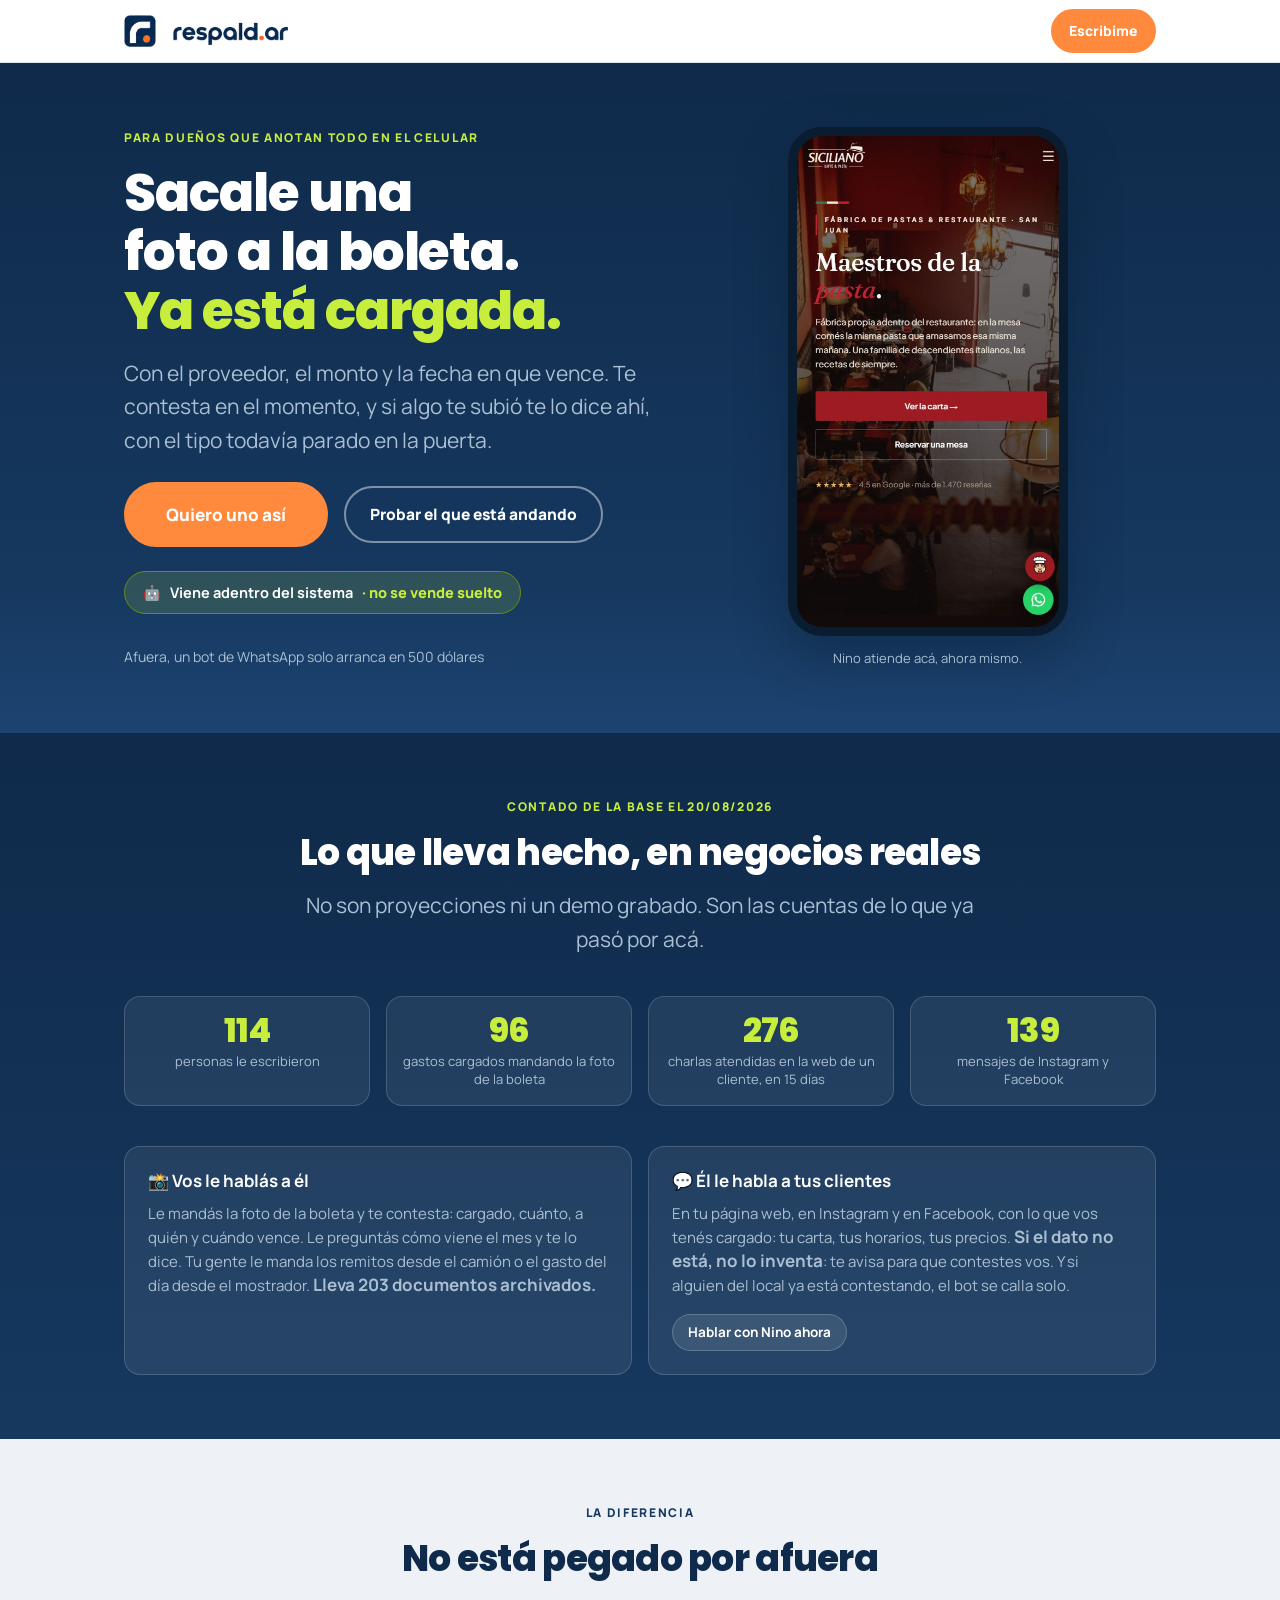
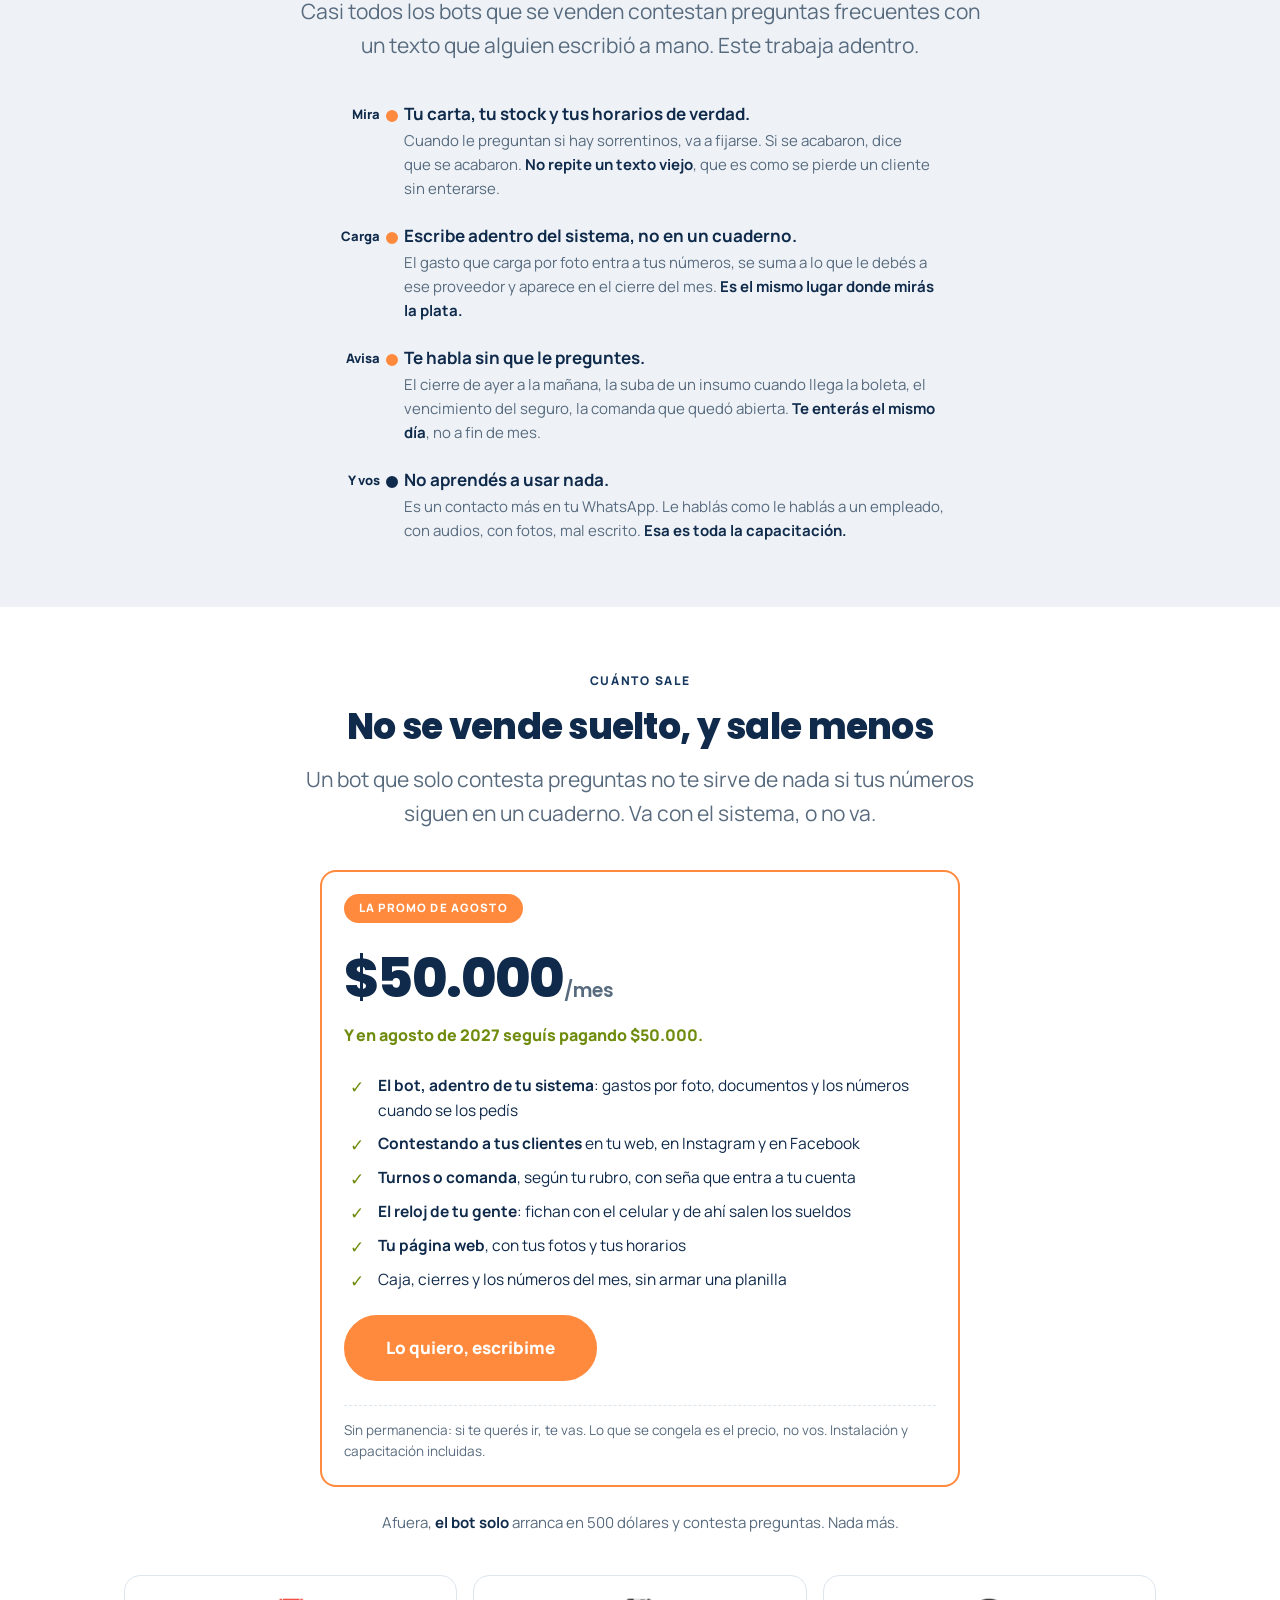
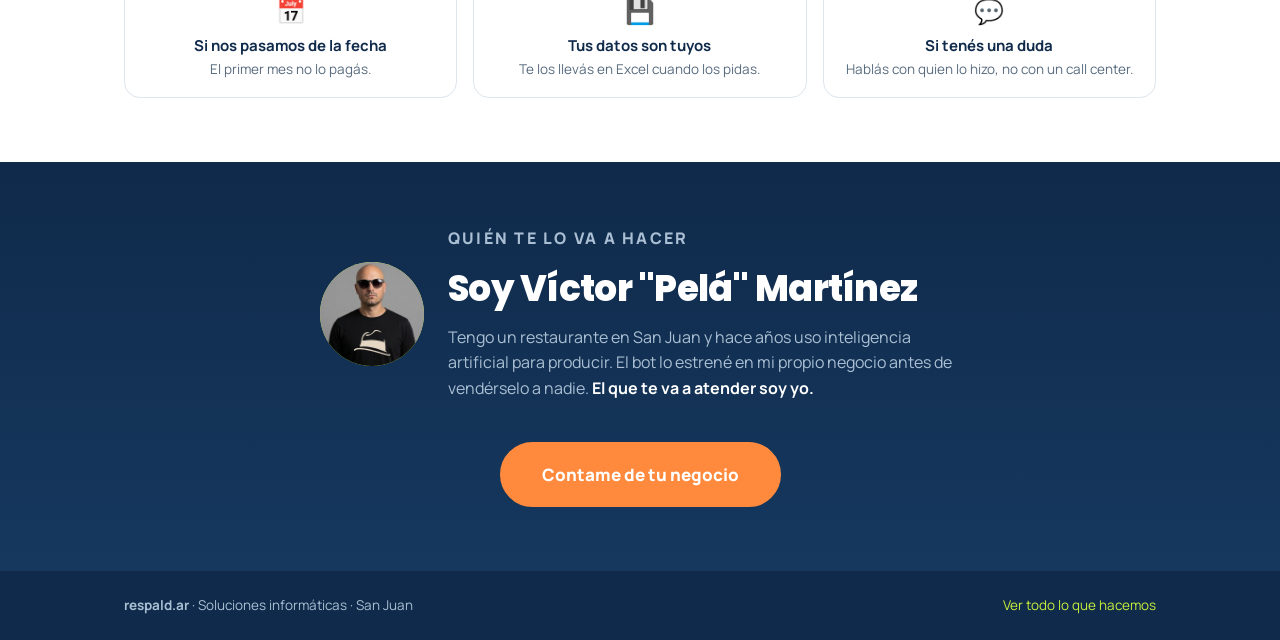
<file: whatsapp.html>
<!doctype html>
<html lang="es">
<head>
<meta charset="utf-8">
<meta name="viewport" content="width=device-width, initial-scale=1">
<title>El bot que trabaja adentro de tu sistema · respald.ar</title>
<meta name="description" content="Le mandás la foto de la boleta y queda cargada, con el proveedor y el vencimiento. Y le contesta a tus clientes en tu web, en Instagram y en Facebook. Viene adentro del sistema, no suelto.">
<meta property="og:type" content="website">
<meta property="og:title" content="Sacale una foto a la boleta. Ya está cargada.">
<meta property="og:description" content="Un empleado más que vive en el WhatsApp: carga tus gastos con una foto y le contesta a tus clientes. 114 personas ya le escribieron.">
<meta property="og:url" content="https://respald.ar/whatsapp">
<meta property="og:image" content="https://respald.ar/og.png">
<meta property="og:image:width" content="1200">
<meta property="og:image:height" content="630">
<meta name="twitter:card" content="summary_large_image">
<link rel="icon" type="image/png" sizes="32x32" href="favicon-32x32.png">
<link rel="apple-touch-icon" sizes="180x180" href="favicon-180x180.png">
<link rel="preconnect" href="https://fonts.googleapis.com">
<link rel="preconnect" href="https://fonts.gstatic.com" crossorigin>
<link href="https://fonts.googleapis.com/css2?family=Poppins:wght@600;700;800&family=Manrope:wght@400;500;700;800&display=swap" rel="stylesheet">
<link rel="stylesheet" href="campana.css">
</head>

<!-- ═══════════════════════════════════════════════════════════════
     LANDING · EL BOT  (el diferencial, y el único que se puede PROBAR
     en la mesa del prospecto en treinta segundos)
     ═══════════════════════════════════════════════════════════════
     Es la campaña con más margen para pelear: afuera venden un bot de
     WhatsApp SUELTO desde USD 500 (medido el 13/08/2026 en la
     competencia). El nuestro no está pegado por afuera: mira la carta,
     el stock, los proveedores y los números de verdad.

     ⚠️ LOS NÚMEROS SE CONTARON DE LA BASE EL 20/08/2026. Si se tocan,
     se vuelven a contar; no se estiman:
       114 = personas distintas en wa_entrantes
        96 = gastro_gastos con origen='whatsapp' (los que traen la foto).
             "Gastos con comprobante" da 110, pero 15 los subió alguien
             desde el panel y NO son del bot. Se publica el número que
             la frase promete, no el más grande.
       276 = negocio_chats de un cliente, 04 al 19/08 (253 con IA)
       139 = redes_entrantes de Instagram y Facebook (110 contestados)
       203 = wa_documentos archivados

     ⚠️ NO SE PROMETE que el bot le conteste por WhatsApp a los
     CLIENTES del local: eso todavía no corre (al 11/08 había UN solo
     mensaje de un desconocido en toda la historia). Lo que sí corre y
     por eso se escribe: el dueño y su gente le hablan por WhatsApp, y
     el bot le contesta a los clientes en la WEB, en Instagram y en
     Facebook. El único bot público tocable hoy es Nino.
     ═══════════════════════════════════════════════════════════════ -->

<body data-wa-default="Hola! Vi lo del bot que carga los gastos con una foto. Quiero saber cómo funcionaría en mi negocio.">

<header>
  <div class="wrap barra">
    <a href="https://respald.ar" aria-label="respald.ar">
      <img src="marca/logo-horizontal-transparent.png" width="600" height="117" alt="respald.ar">
    </a>
    <a class="btn btn-wa btn-chico" data-wa href="#">Escribime</a>
  </div>
</header>

<!-- 1 · HERO: el ejemplo emblema de la marca, tal cual -->
<section class="hero">
  <div class="wrap hero-grid">
    <div class="hero-txt">
      <p class="eyebrow">Para dueños que anotan todo en el celular</p>
      <h1>Sacale una foto a la boleta.<br><em>Ya está cargada.</em></h1>
      <p class="lead">
        Con el proveedor, el monto y la fecha en que vence. Te contesta en
        el momento, y si algo te subió te lo dice ahí, con el tipo todavía
        parado en la puerta.
      </p>
      <div class="acciones">
        <a class="btn btn-wa btn-grande" data-wa href="#">Quiero uno así</a>
        <a class="btn btn-borde" href="#prueba">Probar el que está andando</a>
      </div>
      <p class="pildora">🤖 <b>Viene adentro del sistema</b> · no se vende suelto</p>
      <p class="hero-nota">Afuera, un bot de WhatsApp solo arranca en 500 dólares</p>
    </div>
    <figure class="celu">
      <div class="celu-marco">
        <img src="demos/local.jpg" width="480" height="900"
             alt="La web de Siciliano, donde atiende el bot Nino">
      </div>
      <figcaption>Nino atiende acá, ahora mismo.</figcaption>
    </figure>
  </div>
</section>

<!-- 2 · LA PRUEBA: primero los números, después el bot vivo -->
<section class="oscura" id="prueba">
  <div class="wrap">
    <div class="intro">
      <p class="eyebrow">Contado de la base el 20/08/2026</p>
      <h2>Lo que lleva hecho, en negocios reales</h2>
      <p class="lead">
        No son proyecciones ni un demo grabado. Son las cuentas de lo que
        ya pasó por acá.
      </p>
    </div>

    <div class="numeros">
      <span class="num"><b>114</b><small>personas le escribieron</small></span>
      <span class="num"><b>96</b><small>gastos cargados mandando la foto de la boleta</small></span>
      <span class="num"><b>276</b><small>charlas atendidas en la web de un cliente, en 15 días</small></span>
      <span class="num"><b>139</b><small>mensajes de Instagram y Facebook</small></span>
    </div>

    <div class="pruebas" style="margin-top:var(--e4)">
      <div class="prueba">
        <b>📸 Vos le hablás a él</b>
        <p>
          Le mandás la foto de la boleta y te contesta: cargado, cuánto, a
          quién y cuándo vence. Le preguntás cómo viene el mes y te lo dice.
          Tu gente le manda los remitos desde el camión o el gasto del día
          desde el mostrador. <b>Lleva 203 documentos archivados.</b>
        </p>
      </div>
      <div class="prueba">
        <b>💬 Él le habla a tus clientes</b>
        <p>
          En tu página web, en Instagram y en Facebook, con lo que vos
          tenés cargado: tu carta, tus horarios, tus precios. <b>Si el dato
          no está, no lo inventa</b>: te avisa para que contestes vos. Y si
          alguien del local ya está contestando, el bot se calla solo.
        </p>
        <div class="prueba-links">
          <a href="https://sicilianoresto.com.ar" target="_blank" rel="noopener" data-demo="nino-bot">Hablar con Nino ahora</a>
        </div>
      </div>
    </div>
  </div>
</section>

<!-- 3 · LA DIFERENCIA: por qué no es el bot de la publicidad -->
<section class="clara">
  <div class="wrap">
    <div class="intro">
      <p class="eyebrow">La diferencia</p>
      <h2>No está pegado por afuera</h2>
      <p class="lead">
        Casi todos los bots que se venden contestan preguntas frecuentes
        con un texto que alguien escribió a mano. Este trabaja adentro.
      </p>
    </div>

    <div class="dia">
      <div class="mom solo">
        <span class="hora">Mira</span>
        <div>
          <b>Tu carta, tu stock y tus horarios de verdad.</b>
          <p>Cuando le preguntan si hay sorrentinos, va a fijarse. Si se
          acabaron, dice que se acabaron. <b>No repite un texto viejo</b>,
          que es como se pierde un cliente sin enterarse.</p>
        </div>
      </div>

      <div class="mom solo">
        <span class="hora">Carga</span>
        <div>
          <b>Escribe adentro del sistema, no en un cuaderno.</b>
          <p>El gasto que carga por foto entra a tus números, se suma a lo
          que le debés a ese proveedor y aparece en el cierre del mes.
          <b>Es el mismo lugar donde mirás la plata.</b></p>
        </div>
      </div>

      <div class="mom solo">
        <span class="hora">Avisa</span>
        <div>
          <b>Te habla sin que le preguntes.</b>
          <p>El cierre de ayer a la mañana, la suba de un insumo cuando
          llega la boleta, el vencimiento del seguro, la comanda que quedó
          abierta. <b>Te enterás el mismo día</b>, no a fin de mes.</p>
        </div>
      </div>

      <div class="mom vos">
        <span class="hora">Y vos</span>
        <div>
          <b>No aprendés a usar nada.</b>
          <p>Es un contacto más en tu WhatsApp. Le hablás como le hablás a
          un empleado, con audios, con fotos, mal escrito. <b>Esa es toda
          la capacitación.</b></p>
        </div>
      </div>
    </div>
  </div>
</section>

<!-- 4 · LA OFERTA -->
<section id="oferta">
  <div class="wrap">
    <div class="intro">
      <p class="eyebrow">Cuánto sale</p>
      <h2>No se vende suelto, y sale menos</h2>
      <p class="lead">
        Un bot que solo contesta preguntas no te sirve de nada si tus
        números siguen en un cuaderno. Va con el sistema, o no va.
      </p>
    </div>

    <div class="oferta">
      <span class="oferta-rot">La promo de agosto</span>
      <b class="oferta-num">$50.000<small>/mes</small></b>
      <span class="oferta-clavo">Y en agosto de 2027 seguís pagando $50.000.</span>
      <ul>
        <li><b>El bot, adentro de tu sistema</b>: gastos por foto, documentos y los números cuando se los pedís</li>
        <li><b>Contestando a tus clientes</b> en tu web, en Instagram y en Facebook</li>
        <li><b>Turnos o comanda</b>, según tu rubro, con seña que entra a tu cuenta</li>
        <li><b>El reloj de tu gente</b>: fichan con el celular y de ahí salen los sueldos</li>
        <li><b>Tu página web</b>, con tus fotos y tus horarios</li>
        <li>Caja, cierres y los números del mes, sin armar una planilla</li>
      </ul>
      <div class="acciones">
        <a class="btn btn-wa btn-grande" data-wa="Hola! Quiero la promo de $50.000 por mes con el bot adentro. ¿Cómo seguimos?" href="#">Lo quiero, escribime</a>
      </div>
      <p class="oferta-pie">
        Sin permanencia: si te querés ir, te vas. Lo que se congela es el
        precio, no vos. Instalación y capacitación incluidas.
      </p>
    </div>

    <p class="contra">
      Afuera, <b>el bot solo</b> arranca en 500 dólares y contesta preguntas.
      Nada más.
    </p>

    <div class="seguros">
      <div class="seguro">
        <i>📅</i><b>Si nos pasamos de la fecha</b>
        <small>El primer mes no lo pagás.</small>
      </div>
      <div class="seguro">
        <i>💾</i><b>Tus datos son tuyos</b>
        <small>Te los llevás en Excel cuando los pidas.</small>
      </div>
      <div class="seguro">
        <i>💬</i><b>Si tenés una duda</b>
        <small>Hablás con quien lo hizo, no con un call center.</small>
      </div>
    </div>
  </div>
</section>

<!-- 5 · CIERRE -->
<section class="oscura cierre-caja" data-fin>
  <div class="wrap">
    <div class="firma">
      <span class="firma-foto">
        <img src="demos/foto-pela.jpg" alt="Víctor Pelá Martínez" onerror="this.remove()"><em>VM</em>
      </span>
      <div>
        <p class="eyebrow">Quién te lo va a hacer</p>
        <h2>Soy Víctor "Pelá" Martínez</h2>
        <p class="lead">
          Tengo un restaurante en San Juan y hace años uso inteligencia
          artificial para producir. El bot lo estrené en mi propio negocio
          antes de vendérselo a nadie. <b>El que te va a atender soy yo.</b>
        </p>
      </div>
    </div>
    <div class="acciones" style="justify-content:center;margin-top:var(--e4)">
      <a class="btn btn-wa btn-grande" data-wa href="#">Contame de tu negocio</a>
    </div>
  </div>
</section>

<div class="fija">
  <span class="fija-txt">$50.000/mes, clavado un año<small>Sin permanencia</small></span>
  <a class="btn btn-wa" data-wa href="#">Escribime</a>
</div>

<footer>
  <div class="wrap">
    <p><b>respald.ar</b> · Soluciones informáticas · San Juan</p>
    <p><a href="https://respald.ar">Ver todo lo que hacemos</a></p>
  </div>
</footer>

<script src="campana.js"></script>
</body>
</html>
</file>
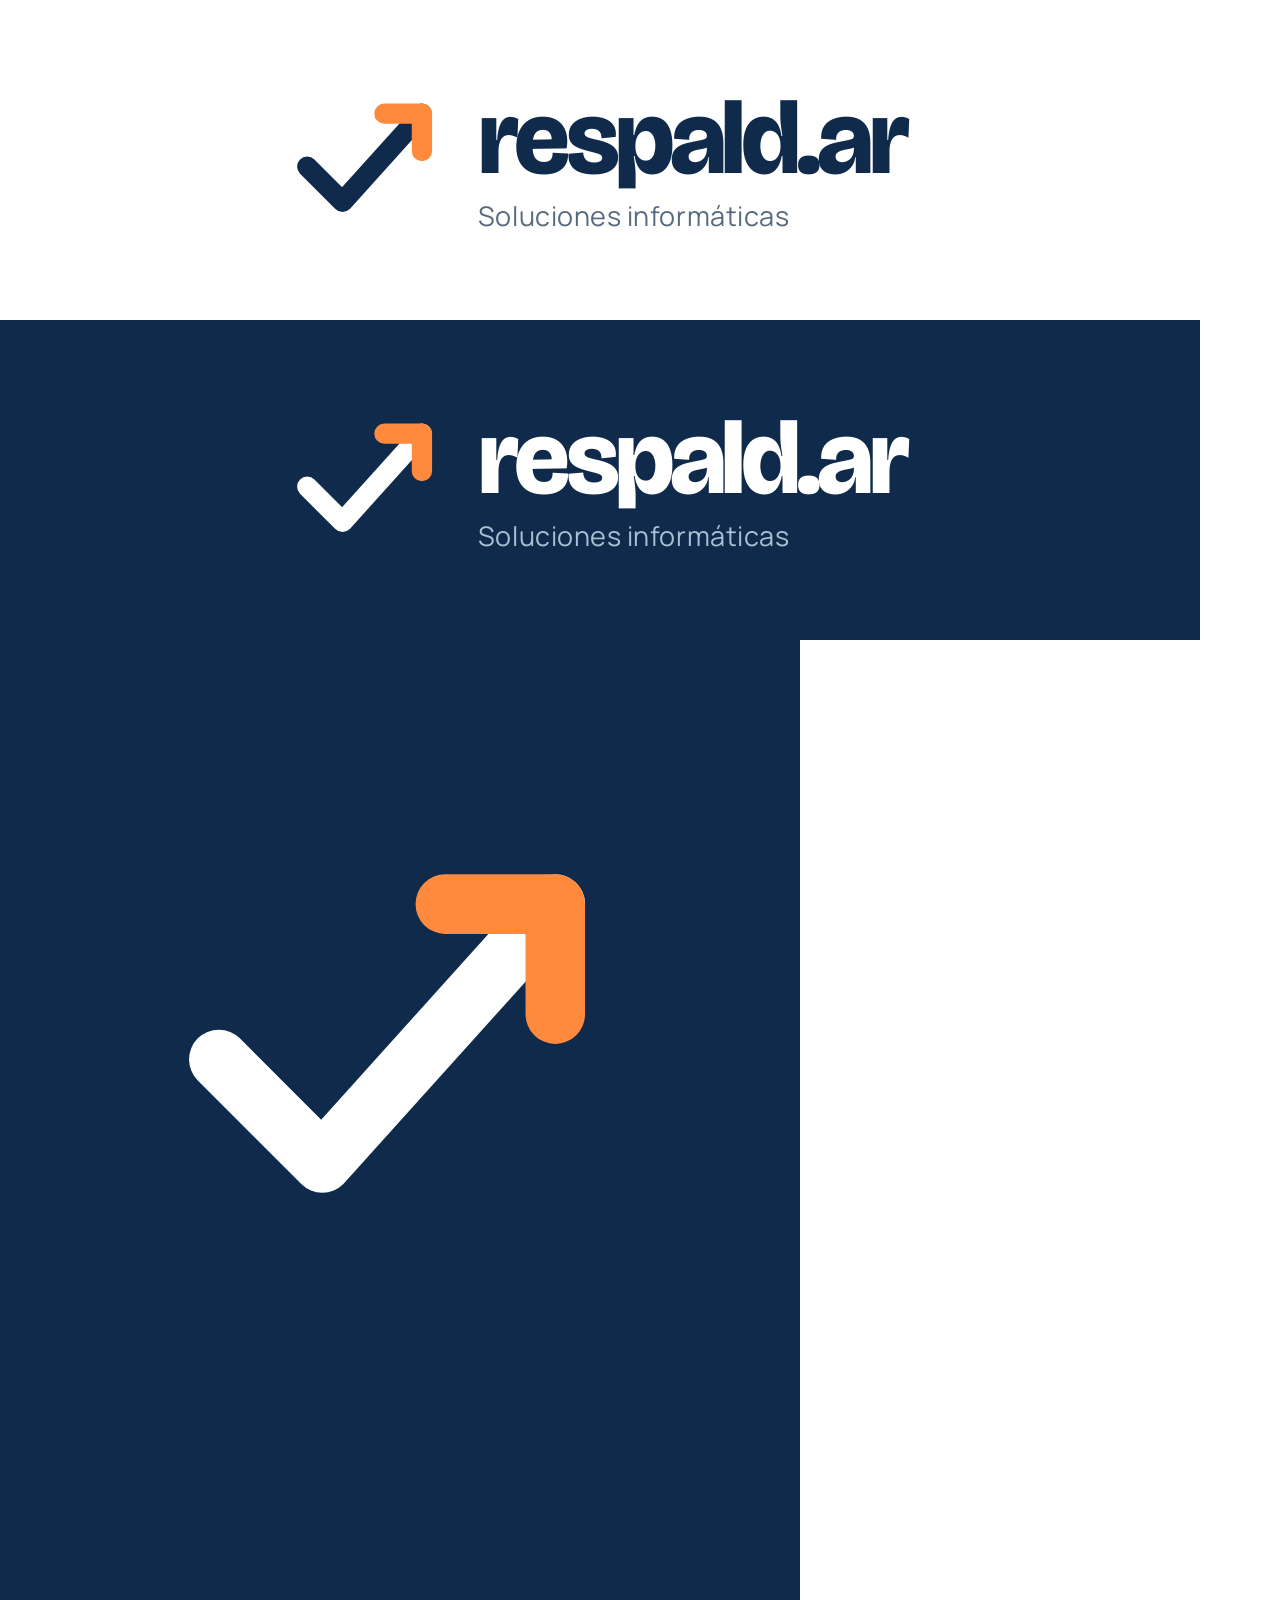
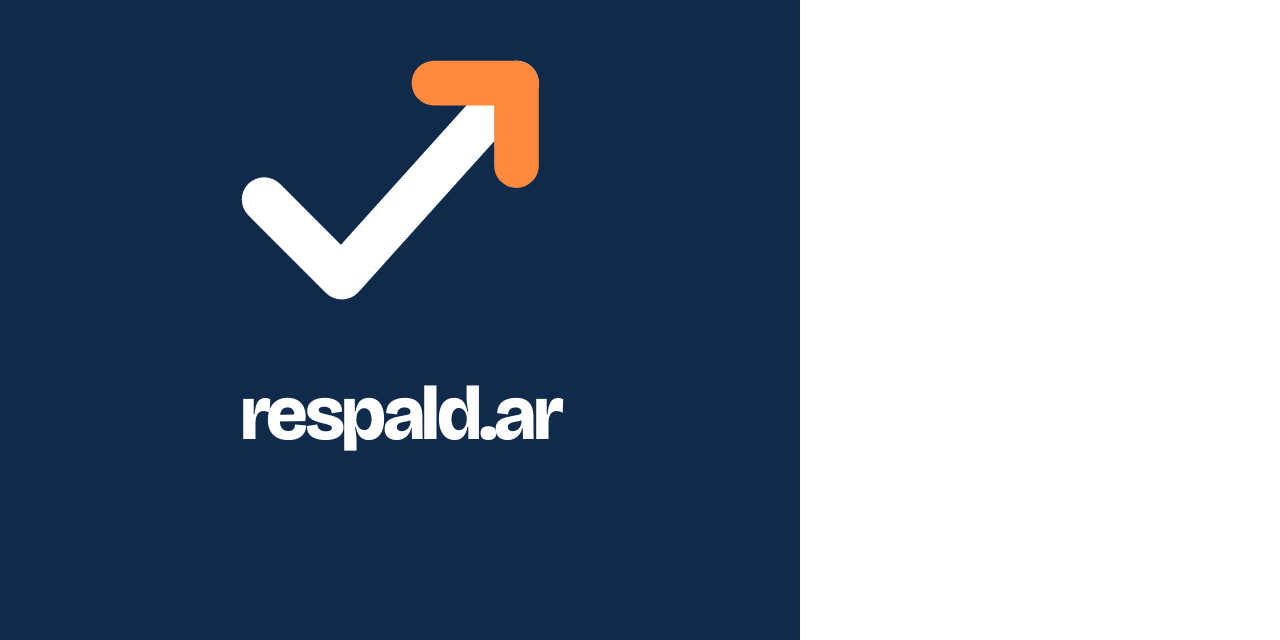
<file: marca/fuente-logos.html>
<!doctype html>
<html lang="es">
<head>
<meta charset="utf-8">
<link rel="preconnect" href="https://fonts.googleapis.com">
<link rel="preconnect" href="https://fonts.gstatic.com" crossorigin>
<link href="https://fonts.googleapis.com/css2?family=Bricolage+Grotesque:opsz,wght@12..96,800&family=Manrope:wght@400;500&display=swap" rel="stylesheet">
<style>
/* FUENTE de los PNG del logo. Cada bloque mide EXACTO lo que tiene que
   exportarse; se renderiza con Edge headless a window-size = ese tamaño
   y se recorta. La letra es la de la marca (Bricolage Grotesque). */
  *{box-sizing:border-box;margin:0}
  body{background:#fff;font-family:Manrope,system-ui,sans-serif}
  .pieza{display:flex;align-items:center;justify-content:center}

  /* 1 · horizontal sobre claro — 1200x320 */
  #h-claro{width:1200px;height:320px;background:#fff;gap:34px}
  /* 2 · horizontal sobre tinta — 1200x320 */
  #h-oscuro{width:1200px;height:320px;background:#0f2a4a;gap:34px}
  /* 3 · isotipo solo, cuadrado — 800x800 */
  #iso{width:800px;height:800px;background:#0f2a4a}
  /* 4 · perfil redondo para redes — 800x800 */
  #perfil{width:800px;height:800px;background:#0f2a4a;flex-direction:column;gap:0}

  .marca-txt b{display:block;font-family:'Bricolage Grotesque';font-weight:800;
    font-size:104px;letter-spacing:-.045em;line-height:1}
  .marca-txt span{display:block;font-size:27px;letter-spacing:.02em;margin-top:6px}
  .claro b{color:#0f2a4a} .claro span{color:#586b7e}
  .oscuro b{color:#fff}   .oscuro span{color:#aabfd3}
</style>
</head>
<body>

<div class="pieza" id="h-claro">
  <svg width="150" height="150" viewBox="0 0 34 34">
    <path d="M3 18.5 L11 26.5 L29 6.5" fill="none" stroke="#0f2a4a" stroke-width="4.6" stroke-linecap="round" stroke-linejoin="round"/>
    <path d="M20.5 6.5 L29 6.5 L29 15" fill="none" stroke="#ff8a3d" stroke-width="4.6" stroke-linecap="round" stroke-linejoin="round"/>
  </svg>
  <span class="marca-txt claro"><b>respald.ar</b><span>Soluciones informáticas</span></span>
</div>

<div class="pieza" id="h-oscuro">
  <svg width="150" height="150" viewBox="0 0 34 34">
    <path d="M3 18.5 L11 26.5 L29 6.5" fill="none" stroke="#ffffff" stroke-width="4.6" stroke-linecap="round" stroke-linejoin="round"/>
    <path d="M20.5 6.5 L29 6.5 L29 15" fill="none" stroke="#ff8a3d" stroke-width="4.6" stroke-linecap="round" stroke-linejoin="round"/>
  </svg>
  <span class="marca-txt oscuro"><b>respald.ar</b><span>Soluciones informáticas</span></span>
</div>

<div class="pieza" id="iso">
  <svg width="440" height="440" viewBox="0 0 34 34">
    <path d="M3 18.5 L11 26.5 L29 6.5" fill="none" stroke="#ffffff" stroke-width="4.6" stroke-linecap="round" stroke-linejoin="round"/>
    <path d="M20.5 6.5 L29 6.5 L29 15" fill="none" stroke="#ff8a3d" stroke-width="4.6" stroke-linecap="round" stroke-linejoin="round"/>
  </svg>
</div>

<div class="pieza" id="perfil">
  <svg width="330" height="330" viewBox="0 0 34 34" style="margin-bottom:18px">
    <path d="M3 18.5 L11 26.5 L29 6.5" fill="none" stroke="#ffffff" stroke-width="4.6" stroke-linecap="round" stroke-linejoin="round"/>
    <path d="M20.5 6.5 L29 6.5 L29 15" fill="none" stroke="#ff8a3d" stroke-width="4.6" stroke-linecap="round" stroke-linejoin="round"/>
  </svg>
  <span style="font-family:'Bricolage Grotesque';font-weight:800;font-size:76px;color:#fff;letter-spacing:-.045em">respald.ar</span>
</div>

</body>
</html>
</file>
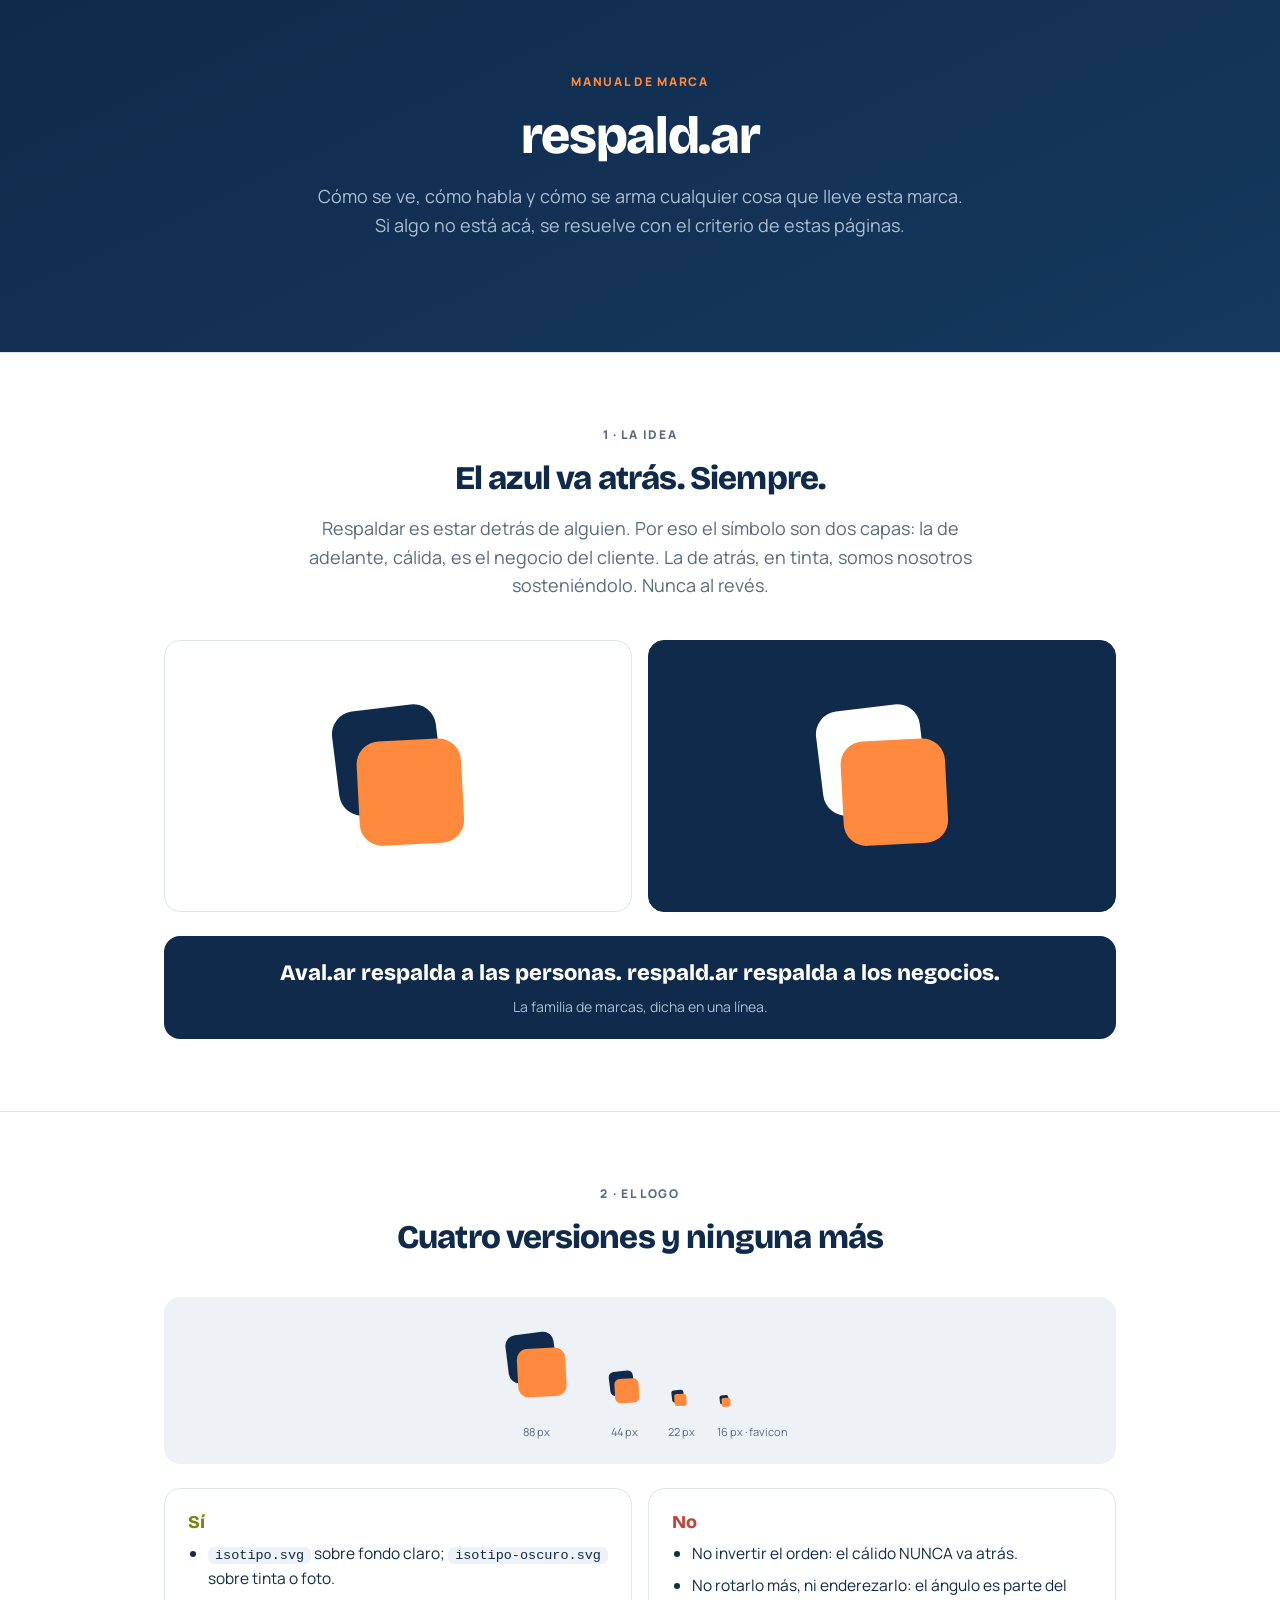
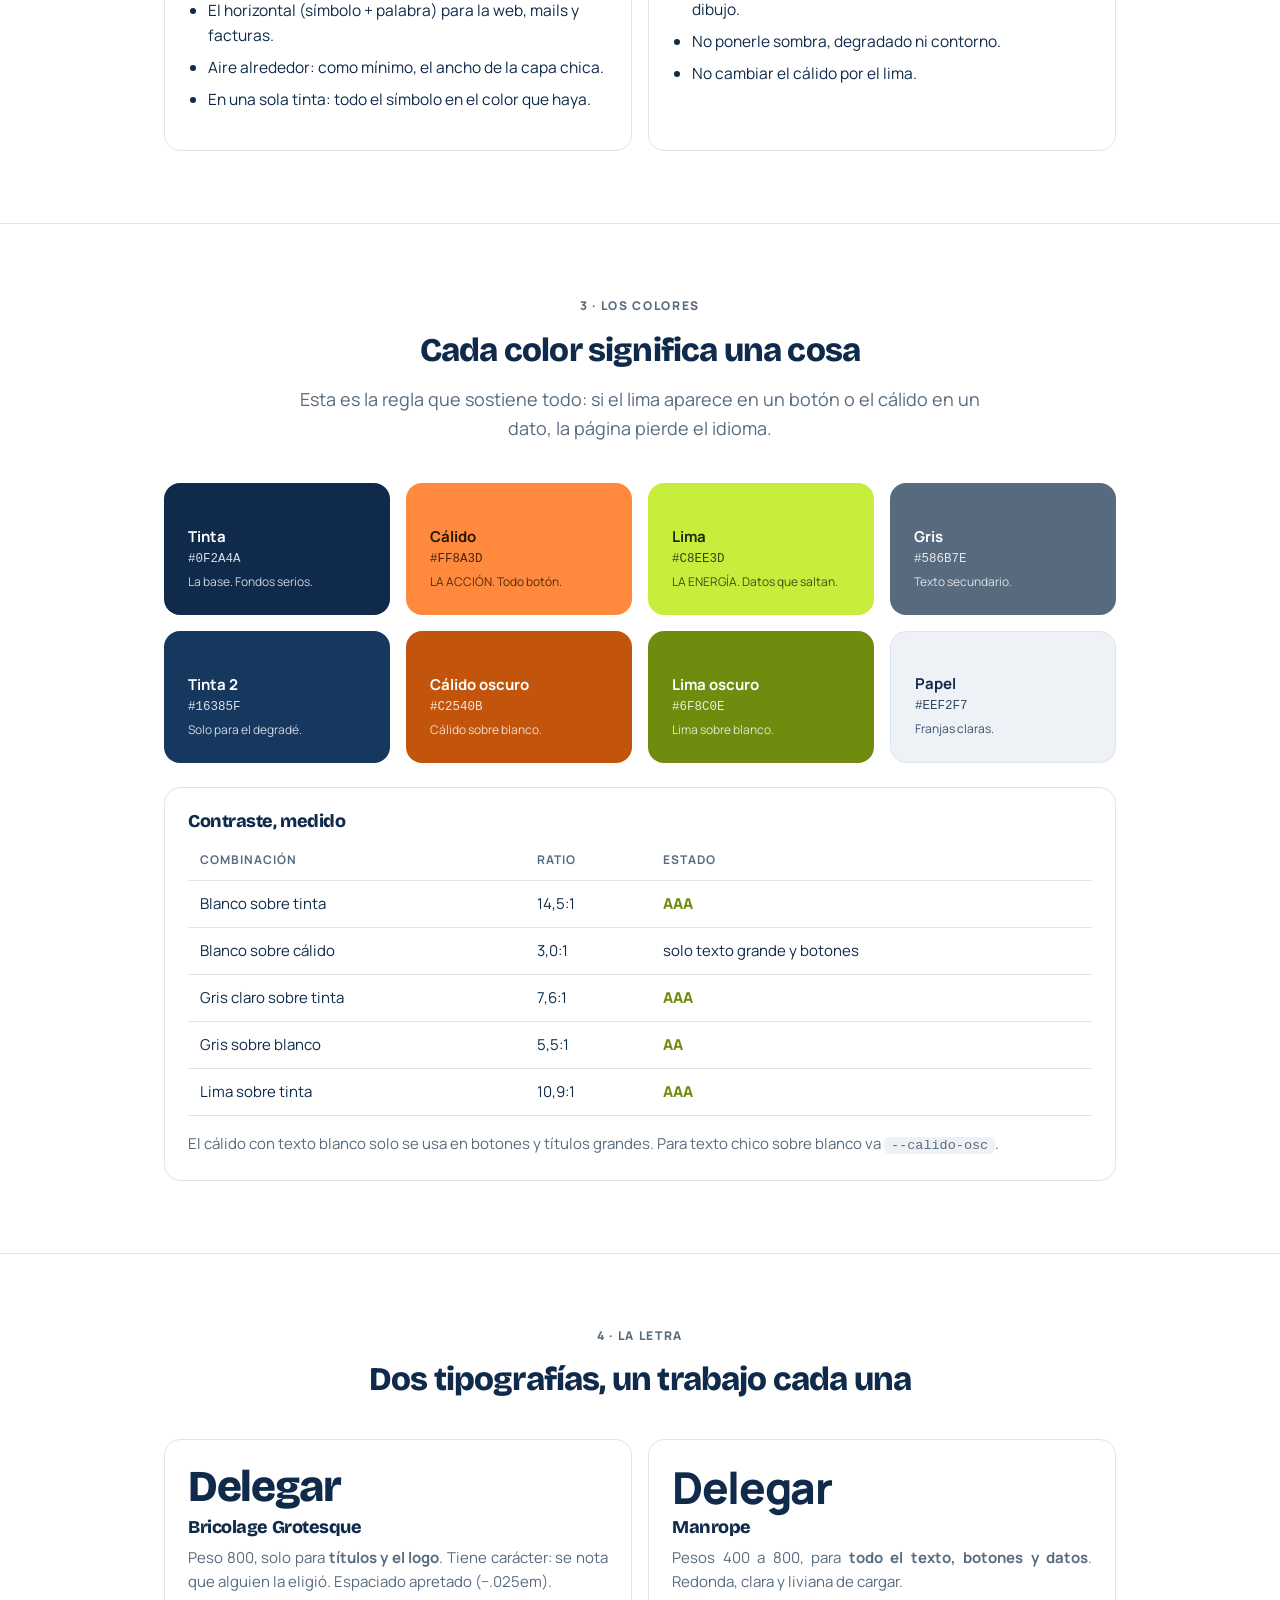
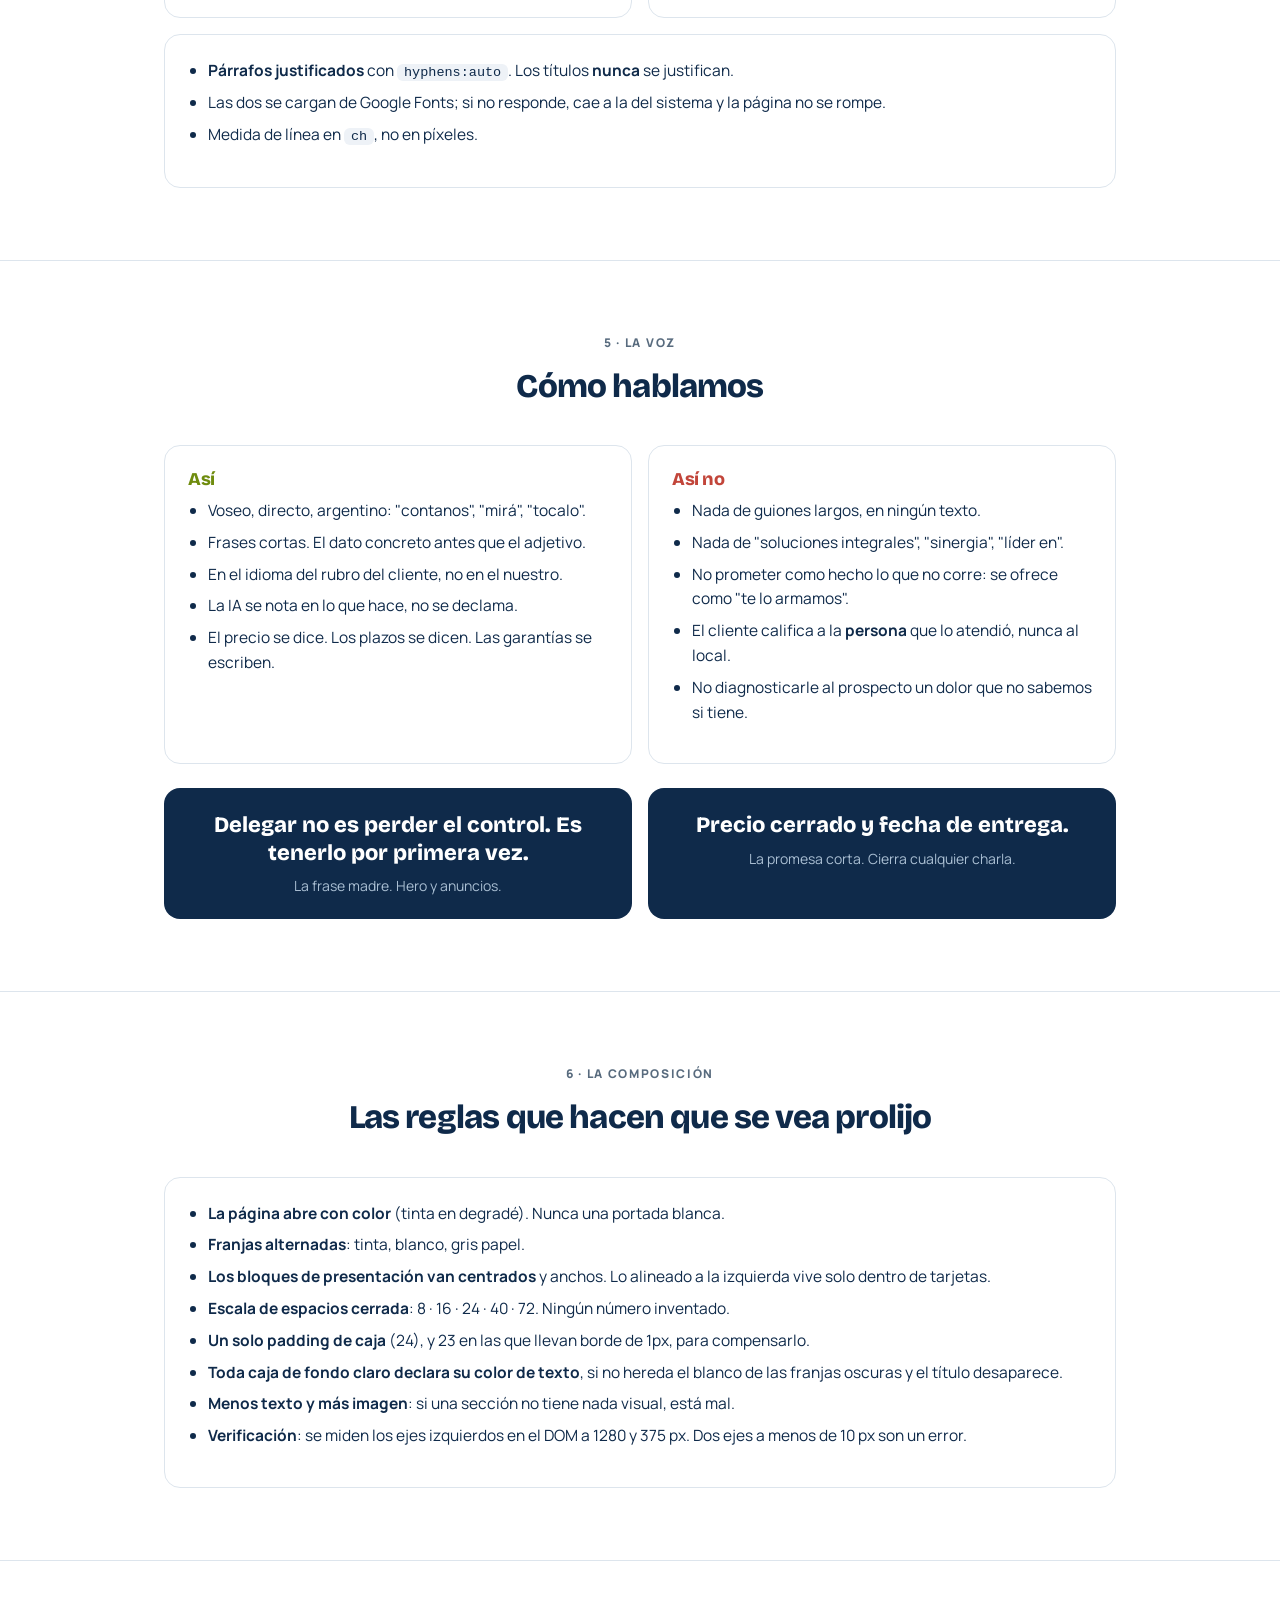
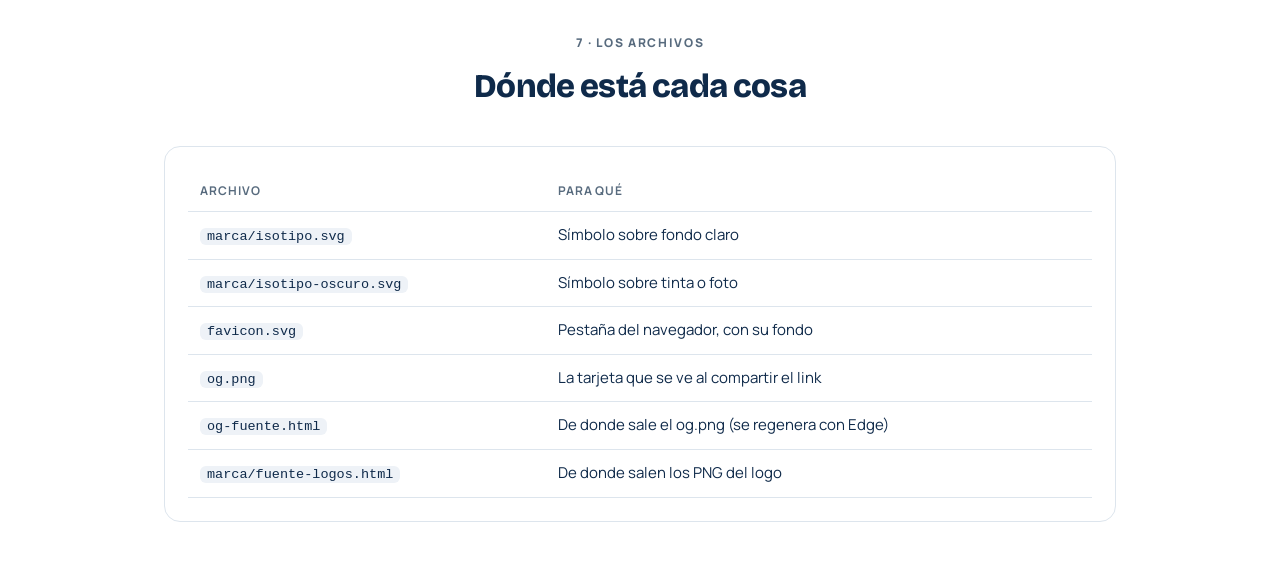
<file: marca/manual.html>
<!doctype html>
<html lang="es">
<head>
<meta charset="utf-8">
<meta name="viewport" content="width=device-width, initial-scale=1">
<title>Manual de marca · respald.ar</title>
<meta name="robots" content="noindex">
<link rel="icon" href="../favicon.svg" type="image/svg+xml">
<link rel="preconnect" href="https://fonts.googleapis.com">
<link rel="preconnect" href="https://fonts.gstatic.com" crossorigin>
<link href="https://fonts.googleapis.com/css2?family=Bricolage+Grotesque:opsz,wght@12..96,600;12..96,800&family=Manrope:wght@400;500;700;800&display=swap" rel="stylesheet">
<style>
:root{
  --tinta:#0f2a4a; --tinta-2:#16385f;
  --calido:#ff8a3d; --calido-osc:#c2540b;
  --lima:#c8ee3d; --lima-osc:#6f8c0e;
  --papel:#fff; --papel-2:#eef2f7;
  --gris:#586b7e; --gris-claro:#aabfd3; --linea:#dde5ed; --rojo:#c2453a;
  --e1:8px; --e2:16px; --e3:24px; --e4:40px; --e5:72px;
  --caja:24px; --caja-b:23px; --radio:16px; --ancho:1000px;
}
*{box-sizing:border-box}
body{margin:0;background:var(--papel);color:var(--tinta);line-height:1.6;
  font-family:Manrope,system-ui,sans-serif;-webkit-font-smoothing:antialiased}
.wrap{max-width:var(--ancho);margin:0 auto;padding-inline:var(--e3)}
h1,h2,h3{font-family:'Bricolage Grotesque',Manrope,sans-serif;margin:0 0 var(--e2);
  line-height:1.14;letter-spacing:-.025em;text-wrap:balance}
h1{font-size:clamp(32px,5vw,52px);font-weight:800}
h2{font-size:clamp(23px,3vw,33px);font-weight:800}
h3{font-size:18px;font-weight:800;margin-bottom:var(--e1)}
p{margin:0 0 var(--e2);text-align:justify;hyphens:auto;text-wrap:pretty}
p:last-child{margin-bottom:0}
.lead{font-size:18px;color:var(--gris)}
.eyebrow{font-size:12px;font-weight:800;letter-spacing:.14em;text-transform:uppercase;color:var(--gris);margin-bottom:var(--e2)}
section{padding-block:var(--e5);border-top:1px solid var(--linea)}
.hero{background:linear-gradient(155deg,var(--tinta),var(--tinta-2));color:#fff;border:0;padding-block:var(--e5)}
.hero .lead{color:var(--gris-claro)}
.hero .eyebrow{color:var(--calido)}
.intro{max-width:70ch;margin:0 auto var(--e4);text-align:center}
.intro p{text-align:center}
.grid{display:grid;gap:var(--e2)}
.g2{grid-template-columns:repeat(2,1fr)}
.g3{grid-template-columns:repeat(3,1fr)}
.g4{grid-template-columns:repeat(4,1fr)}
@media(max-width:860px){.g2,.g3,.g4{grid-template-columns:1fr}}
.tarj{background:#fff;border:1px solid var(--linea);border-radius:var(--radio);padding:var(--caja-b);color:var(--tinta)}
.tarj p{font-size:15px;color:var(--gris)}
.muestra{border:1px solid var(--linea);border-radius:var(--radio);padding:var(--e4);display:grid;place-items:center;background:#fff}
.muestra.osc{background:var(--tinta);border-color:var(--tinta)}
.sw{border-radius:var(--radio);padding:var(--caja);color:#fff;min-height:132px;
  display:flex;flex-direction:column;justify-content:flex-end}
.sw b{font-size:15px;display:block}
.sw code{font-size:12.5px;opacity:.85;font-family:ui-monospace,monospace}
.sw small{display:block;font-size:12px;opacity:.8;margin-top:3px}
.si{color:var(--lima-osc);font-weight:800}
.no{color:var(--rojo);font-weight:800}
ul{margin:0 0 var(--e2);padding-left:20px}
li{margin-bottom:7px;font-size:15.5px}
code.k{background:var(--papel-2);border-radius:6px;padding:1px 7px;font-size:13.5px;font-family:ui-monospace,monospace}
.frase{background:var(--tinta);color:#fff;border-radius:var(--radio);padding:var(--e3);text-align:center;
  font-family:'Bricolage Grotesque';font-weight:800;font-size:22px;line-height:1.25}
.frase small{display:block;color:var(--gris-claro);font-weight:400;font-size:14px;margin-top:10px;font-family:Manrope}
.tipo-demo{font-size:44px;line-height:1.1;letter-spacing:-.03em;margin-bottom:6px}
.tipo-bric{font-family:'Bricolage Grotesque';font-weight:800}
.tipo-man{font-family:Manrope;font-weight:800}
table{width:100%;border-collapse:collapse;font-size:15px}
th,td{text-align:left;padding:11px 12px;border-bottom:1px solid var(--linea);vertical-align:top}
th{font-size:12px;text-transform:uppercase;letter-spacing:.08em;color:var(--gris)}
.mini{display:flex;align-items:flex-end;gap:22px;justify-content:center;padding:var(--e3);background:var(--papel-2);border-radius:var(--radio)}
.mini small{display:block;text-align:center;font-size:11px;color:var(--gris);margin-top:6px}
</style>
</head>
<body>

<section class="hero">
  <div class="wrap intro">
    <p class="eyebrow">Manual de marca</p>
    <h1>respald.ar</h1>
    <p class="lead">
      Cómo se ve, cómo habla y cómo se arma cualquier cosa que lleve esta marca.
      Si algo no está acá, se resuelve con el criterio de estas páginas.
    </p>
  </div>
</section>

<section>
  <div class="wrap">
    <div class="intro">
      <p class="eyebrow">1 · La idea</p>
      <h2>El azul va atrás. Siempre.</h2>
      <p class="lead">
        Respaldar es estar detrás de alguien. Por eso el símbolo son dos capas:
        la de adelante, cálida, es el negocio del cliente. La de atrás, en
        tinta, somos nosotros sosteniéndolo. Nunca al revés.
      </p>
    </div>
    <div class="grid g2">
      <div class="muestra"><img src="isotipo.svg" width="190" height="190" alt="Isotipo sobre claro"></div>
      <div class="muestra osc"><img src="isotipo-oscuro.svg" width="190" height="190" alt="Isotipo sobre oscuro"></div>
    </div>
    <div class="frase" style="margin-top:var(--e3)">
      Aval.ar respalda a las personas. respald.ar respalda a los negocios.
      <small>La familia de marcas, dicha en una línea.</small>
    </div>
  </div>
</section>

<section>
  <div class="wrap">
    <div class="intro">
      <p class="eyebrow">2 · El logo</p>
      <h2>Cuatro versiones y ninguna más</h2>
    </div>
    <div class="mini">
      <div>
        <svg width="88" height="88" viewBox="0 0 100 100"><rect x="17" y="14" width="55" height="55" rx="12" fill="#0f2a4a" transform="rotate(-7 44.5 41.5)"/><rect x="29" y="31" width="55" height="55" rx="12" fill="#ff8a3d" transform="rotate(-3 56.5 58.5)"/></svg>
        <small>88 px</small>
      </div>
      <div>
        <svg width="44" height="44" viewBox="0 0 100 100"><rect x="17" y="14" width="55" height="55" rx="12" fill="#0f2a4a" transform="rotate(-7 44.5 41.5)"/><rect x="29" y="31" width="55" height="55" rx="12" fill="#ff8a3d" transform="rotate(-3 56.5 58.5)"/></svg>
        <small>44 px</small>
      </div>
      <div>
        <svg width="22" height="22" viewBox="0 0 100 100"><rect x="17" y="14" width="55" height="55" rx="12" fill="#0f2a4a" transform="rotate(-7 44.5 41.5)"/><rect x="29" y="31" width="55" height="55" rx="12" fill="#ff8a3d" transform="rotate(-3 56.5 58.5)"/></svg>
        <small>22 px</small>
      </div>
      <div>
        <svg width="16" height="16" viewBox="0 0 100 100"><rect x="17" y="14" width="55" height="55" rx="12" fill="#0f2a4a" transform="rotate(-7 44.5 41.5)"/><rect x="29" y="31" width="55" height="55" rx="12" fill="#ff8a3d" transform="rotate(-3 56.5 58.5)"/></svg>
        <small>16 px · favicon</small>
      </div>
    </div>
    <div class="grid g2" style="margin-top:var(--e3)">
      <div class="tarj">
        <h3><span class="si">Sí</span></h3>
        <ul>
          <li><code class="k">isotipo.svg</code> sobre fondo claro; <code class="k">isotipo-oscuro.svg</code> sobre tinta o foto.</li>
          <li>El horizontal (símbolo + palabra) para la web, mails y facturas.</li>
          <li>Aire alrededor: como mínimo, el ancho de la capa chica.</li>
          <li>En una sola tinta: todo el símbolo en el color que haya.</li>
        </ul>
      </div>
      <div class="tarj">
        <h3><span class="no">No</span></h3>
        <ul>
          <li>No invertir el orden: el cálido NUNCA va atrás.</li>
          <li>No rotarlo más, ni enderezarlo: el ángulo es parte del dibujo.</li>
          <li>No ponerle sombra, degradado ni contorno.</li>
          <li>No cambiar el cálido por el lima.</li>
        </ul>
      </div>
    </div>
  </div>
</section>

<section>
  <div class="wrap">
    <div class="intro">
      <p class="eyebrow">3 · Los colores</p>
      <h2>Cada color significa una cosa</h2>
      <p class="lead">
        Esta es la regla que sostiene todo: si el lima aparece en un botón o el
        cálido en un dato, la página pierde el idioma.
      </p>
    </div>
    <div class="grid g4">
      <div class="sw" style="background:#0f2a4a"><b>Tinta</b><code>#0F2A4A</code><small>La base. Fondos serios.</small></div>
      <div class="sw" style="background:#ff8a3d;color:#2a1503"><b>Cálido</b><code>#FF8A3D</code><small>LA ACCIÓN. Todo botón.</small></div>
      <div class="sw" style="background:#c8ee3d;color:#1e2b06"><b>Lima</b><code>#C8EE3D</code><small>LA ENERGÍA. Datos que saltan.</small></div>
      <div class="sw" style="background:#586b7e"><b>Gris</b><code>#586B7E</code><small>Texto secundario.</small></div>
      <div class="sw" style="background:#16385f"><b>Tinta 2</b><code>#16385F</code><small>Solo para el degradé.</small></div>
      <div class="sw" style="background:#c2540b"><b>Cálido oscuro</b><code>#C2540B</code><small>Cálido sobre blanco.</small></div>
      <div class="sw" style="background:#6f8c0e"><b>Lima oscuro</b><code>#6F8C0E</code><small>Lima sobre blanco.</small></div>
      <div class="sw" style="background:#eef2f7;color:#0f2a4a;border:1px solid #dde5ed"><b>Papel</b><code>#EEF2F7</code><small>Franjas claras.</small></div>
    </div>
    <div class="tarj" style="margin-top:var(--e3)">
      <h3>Contraste, medido</h3>
      <table>
        <tr><th>Combinación</th><th>Ratio</th><th>Estado</th></tr>
        <tr><td>Blanco sobre tinta</td><td>14,5:1</td><td><span class="si">AAA</span></td></tr>
        <tr><td>Blanco sobre cálido</td><td>3,0:1</td><td>solo texto grande y botones</td></tr>
        <tr><td>Gris claro sobre tinta</td><td>7,6:1</td><td><span class="si">AAA</span></td></tr>
        <tr><td>Gris sobre blanco</td><td>5,5:1</td><td><span class="si">AA</span></td></tr>
        <tr><td>Lima sobre tinta</td><td>10,9:1</td><td><span class="si">AAA</span></td></tr>
      </table>
      <p style="margin-top:var(--e2)">El cálido con texto blanco solo se usa en botones y títulos grandes.
      Para texto chico sobre blanco va <code class="k">--calido-osc</code>.</p>
    </div>
  </div>
</section>

<section>
  <div class="wrap">
    <div class="intro">
      <p class="eyebrow">4 · La letra</p>
      <h2>Dos tipografías, un trabajo cada una</h2>
    </div>
    <div class="grid g2">
      <div class="tarj">
        <div class="tipo-demo tipo-bric">Delegar</div>
        <h3>Bricolage Grotesque</h3>
        <p>Peso 800, solo para <b>títulos y el logo</b>. Tiene carácter: se nota
        que alguien la eligió. Espaciado apretado (−.025em).</p>
      </div>
      <div class="tarj">
        <div class="tipo-demo tipo-man">Delegar</div>
        <h3>Manrope</h3>
        <p>Pesos 400 a 800, para <b>todo el texto, botones y datos</b>. Redonda,
        clara y liviana de cargar.</p>
      </div>
    </div>
    <div class="tarj" style="margin-top:var(--e2)">
      <ul>
        <li><b>Párrafos justificados</b> con <code class="k">hyphens:auto</code>. Los títulos <b>nunca</b> se justifican.</li>
        <li>Las dos se cargan de Google Fonts; si no responde, cae a la del sistema y la página no se rompe.</li>
        <li>Medida de línea en <code class="k">ch</code>, no en píxeles.</li>
      </ul>
    </div>
  </div>
</section>

<section>
  <div class="wrap">
    <div class="intro">
      <p class="eyebrow">5 · La voz</p>
      <h2>Cómo hablamos</h2>
    </div>
    <div class="grid g2">
      <div class="tarj">
        <h3><span class="si">Así</span></h3>
        <ul>
          <li>Voseo, directo, argentino: "contanos", "mirá", "tocalo".</li>
          <li>Frases cortas. El dato concreto antes que el adjetivo.</li>
          <li>En el idioma del rubro del cliente, no en el nuestro.</li>
          <li>La IA se nota en lo que hace, no se declama.</li>
          <li>El precio se dice. Los plazos se dicen. Las garantías se escriben.</li>
        </ul>
      </div>
      <div class="tarj">
        <h3><span class="no">Así no</span></h3>
        <ul>
          <li>Nada de guiones largos, en ningún texto.</li>
          <li>Nada de "soluciones integrales", "sinergia", "líder en".</li>
          <li>No prometer como hecho lo que no corre: se ofrece como "te lo armamos".</li>
          <li>El cliente califica a la <b>persona</b> que lo atendió, nunca al local.</li>
          <li>No diagnosticarle al prospecto un dolor que no sabemos si tiene.</li>
        </ul>
      </div>
    </div>
    <div class="grid g2" style="margin-top:var(--e3)">
      <div class="frase">Delegar no es perder el control. Es tenerlo por primera vez.<small>La frase madre. Hero y anuncios.</small></div>
      <div class="frase">Precio cerrado y fecha de entrega.<small>La promesa corta. Cierra cualquier charla.</small></div>
    </div>
  </div>
</section>

<section>
  <div class="wrap">
    <div class="intro">
      <p class="eyebrow">6 · La composición</p>
      <h2>Las reglas que hacen que se vea prolijo</h2>
    </div>
    <div class="tarj">
      <ul>
        <li><b>La página abre con color</b> (tinta en degradé). Nunca una portada blanca.</li>
        <li><b>Franjas alternadas</b>: tinta, blanco, gris papel.</li>
        <li><b>Los bloques de presentación van centrados</b> y anchos. Lo alineado a la izquierda vive solo dentro de tarjetas.</li>
        <li><b>Escala de espacios cerrada</b>: 8 · 16 · 24 · 40 · 72. Ningún número inventado.</li>
        <li><b>Un solo padding de caja</b> (24), y 23 en las que llevan borde de 1px, para compensarlo.</li>
        <li><b>Toda caja de fondo claro declara su color de texto</b>, si no hereda el blanco de las franjas oscuras y el título desaparece.</li>
        <li><b>Menos texto y más imagen</b>: si una sección no tiene nada visual, está mal.</li>
        <li><b>Verificación</b>: se miden los ejes izquierdos en el DOM a 1280 y 375 px. Dos ejes a menos de 10 px son un error.</li>
      </ul>
    </div>
  </div>
</section>

<section>
  <div class="wrap">
    <div class="intro">
      <p class="eyebrow">7 · Los archivos</p>
      <h2>Dónde está cada cosa</h2>
    </div>
    <div class="tarj">
      <table>
        <tr><th>Archivo</th><th>Para qué</th></tr>
        <tr><td><code class="k">marca/isotipo.svg</code></td><td>Símbolo sobre fondo claro</td></tr>
        <tr><td><code class="k">marca/isotipo-oscuro.svg</code></td><td>Símbolo sobre tinta o foto</td></tr>
        <tr><td><code class="k">favicon.svg</code></td><td>Pestaña del navegador, con su fondo</td></tr>
        <tr><td><code class="k">og.png</code></td><td>La tarjeta que se ve al compartir el link</td></tr>
        <tr><td><code class="k">og-fuente.html</code></td><td>De donde sale el og.png (se regenera con Edge)</td></tr>
        <tr><td><code class="k">marca/fuente-logos.html</code></td><td>De donde salen los PNG del logo</td></tr>
      </table>
    </div>
  </div>
</section>

</body>
</html>
</file>
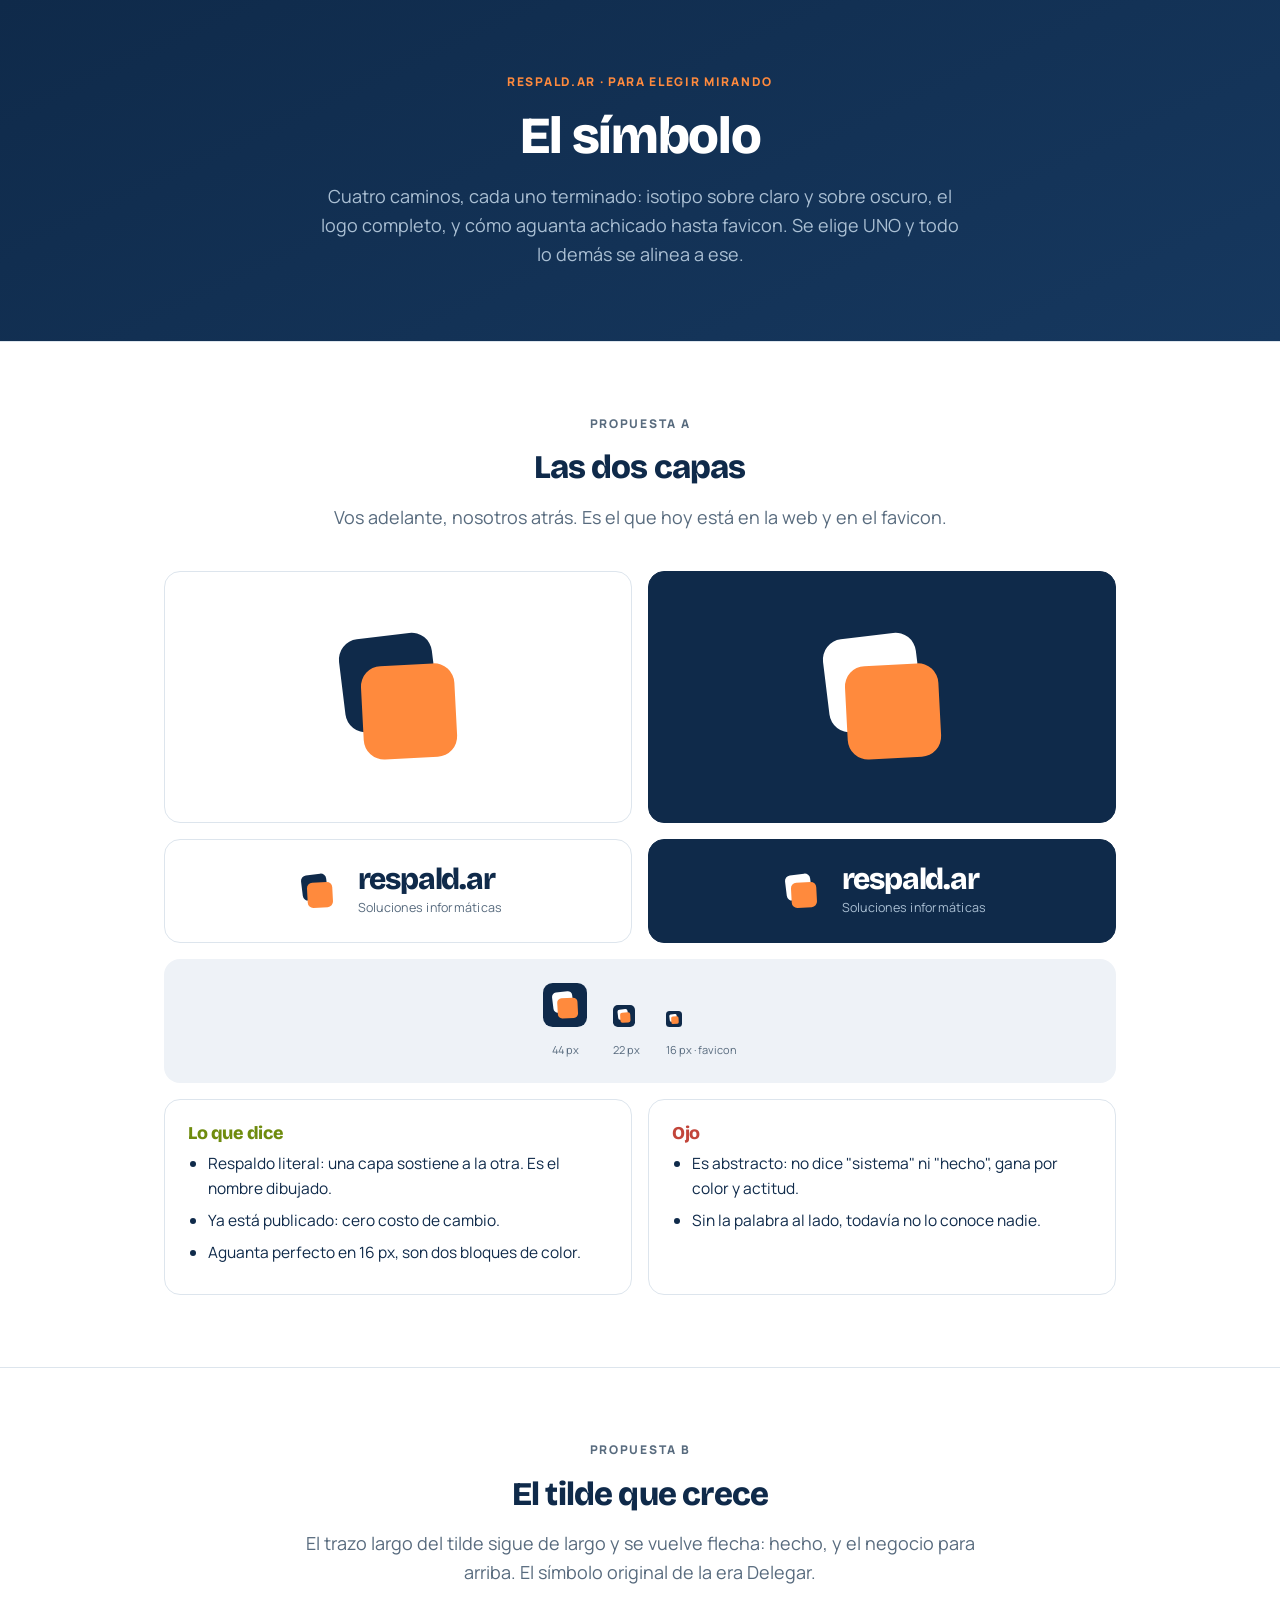
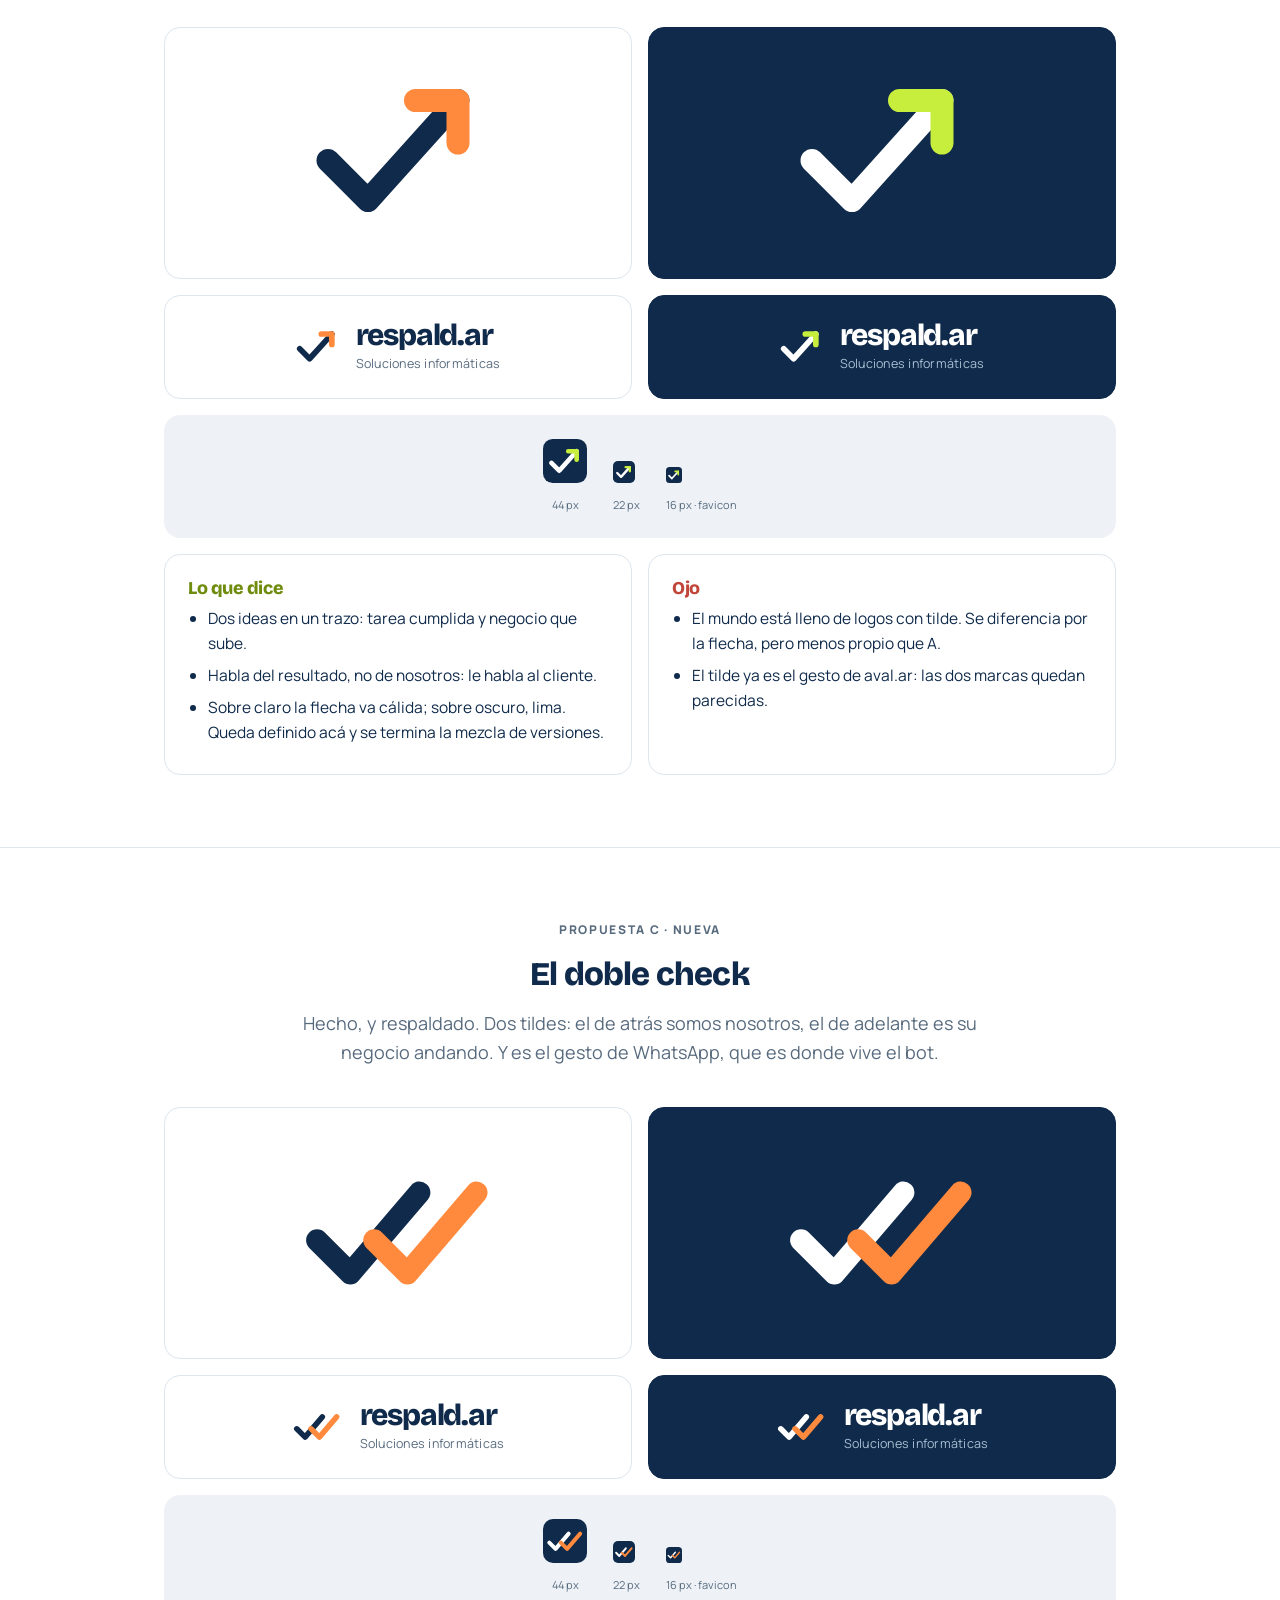
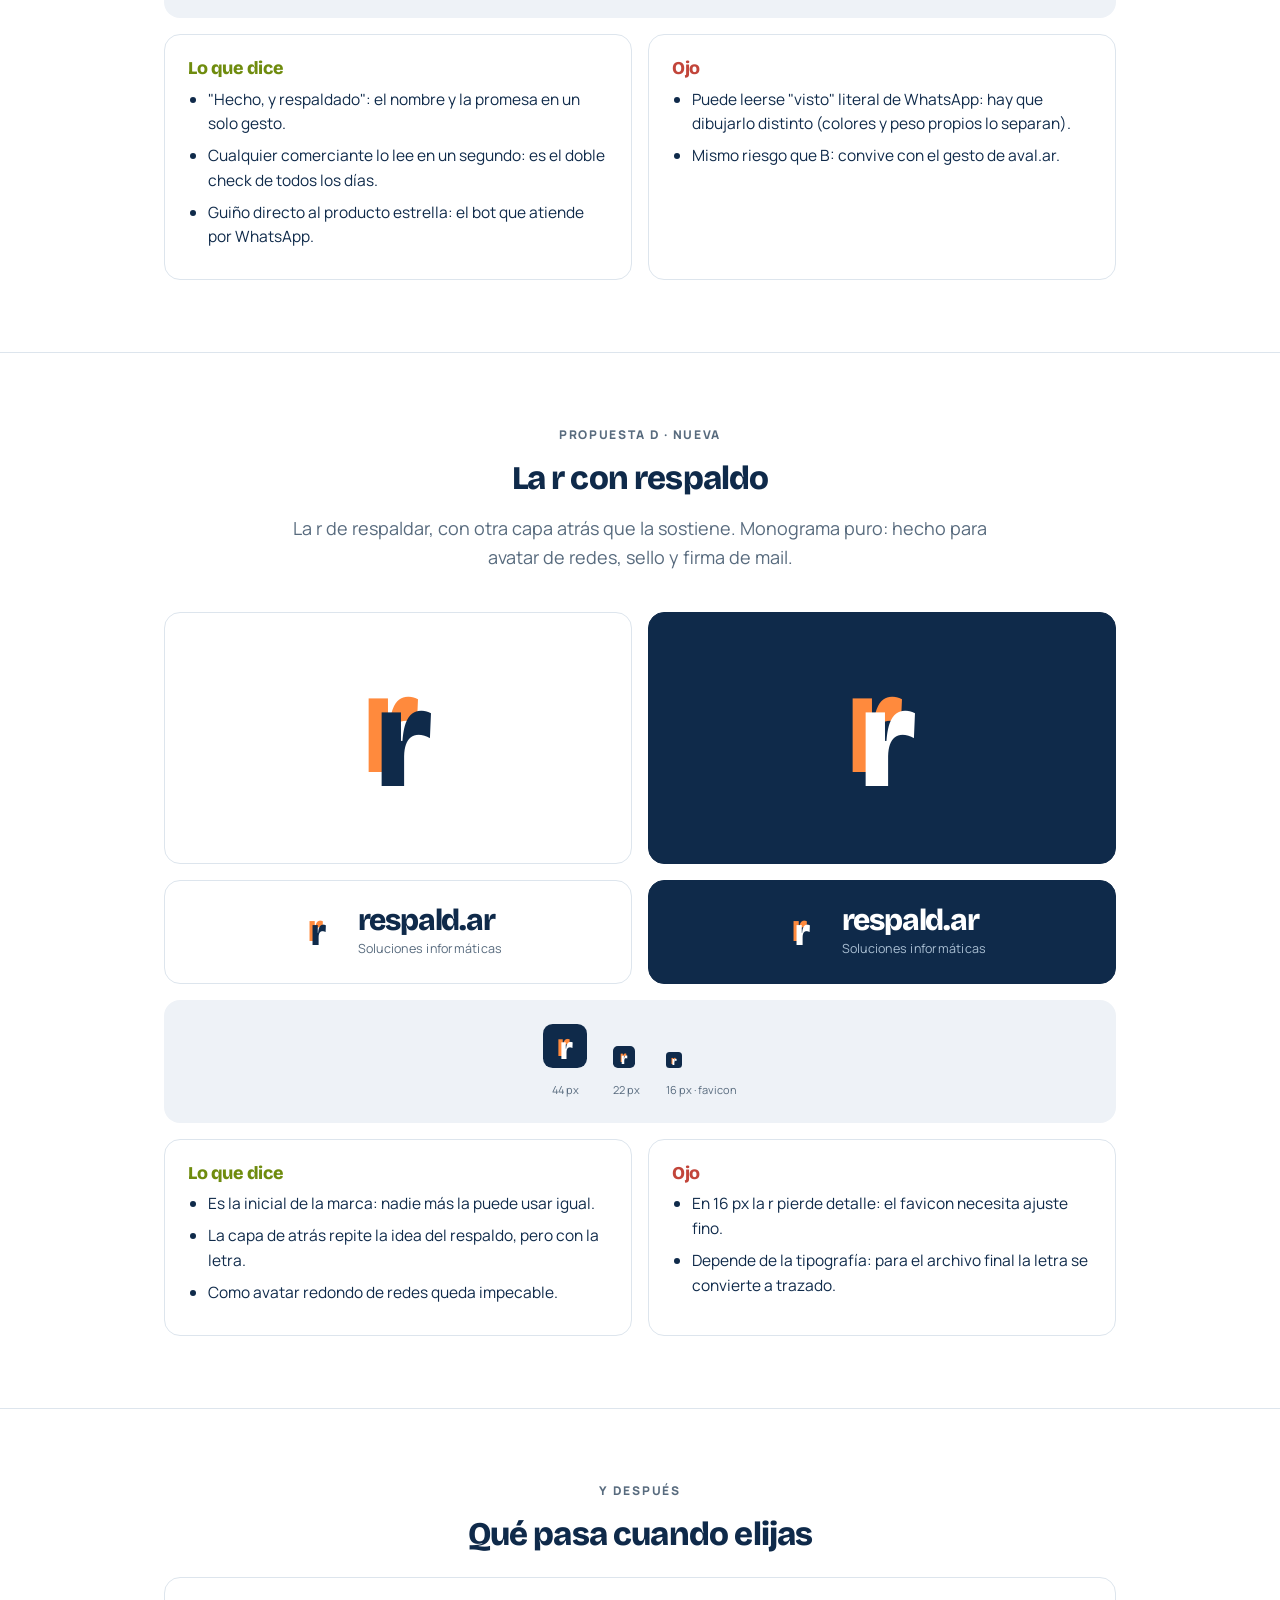
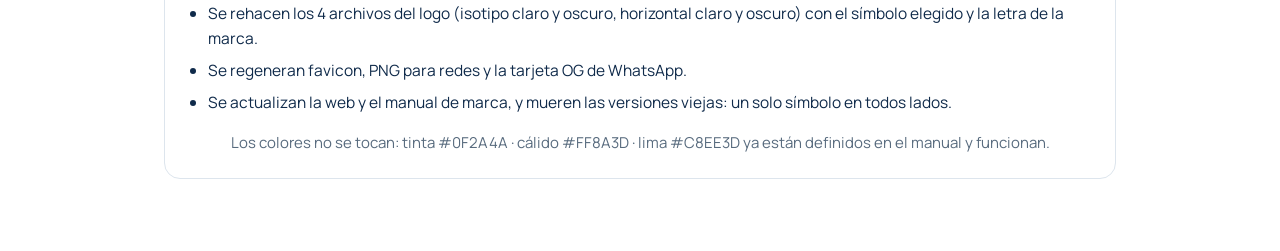
<file: marca/propuestas.html>
<!doctype html>
<html lang="es">
<head>
<meta charset="utf-8">
<meta name="viewport" content="width=device-width, initial-scale=1">
<title>Propuestas de símbolo · respald.ar</title>
<meta name="robots" content="noindex">
<link rel="icon" href="../favicon.svg" type="image/svg+xml">
<link rel="preconnect" href="https://fonts.googleapis.com">
<link rel="preconnect" href="https://fonts.gstatic.com" crossorigin>
<link href="https://fonts.googleapis.com/css2?family=Bricolage+Grotesque:opsz,wght@12..96,600;12..96,800&family=Manrope:wght@400;500;700;800&display=swap" rel="stylesheet">
<style>
:root{
  --tinta:#0f2a4a; --tinta-2:#16385f;
  --calido:#ff8a3d; --calido-osc:#c2540b;
  --lima:#c8ee3d; --lima-osc:#6f8c0e;
  --papel:#fff; --papel-2:#eef2f7;
  --gris:#586b7e; --gris-claro:#aabfd3; --linea:#dde5ed; --rojo:#c2453a;
  --e1:8px; --e2:16px; --e3:24px; --e4:40px; --e5:72px;
  --caja:24px; --caja-b:23px; --radio:16px; --ancho:1000px;
}
*{box-sizing:border-box}
body{margin:0;background:var(--papel);color:var(--tinta);line-height:1.6;
  font-family:Manrope,system-ui,sans-serif;-webkit-font-smoothing:antialiased}
.wrap{max-width:var(--ancho);margin:0 auto;padding-inline:var(--e3)}
h1,h2,h3{font-family:'Bricolage Grotesque',Manrope,sans-serif;margin:0 0 var(--e2);
  line-height:1.14;letter-spacing:-.025em;text-wrap:balance}
h1{font-size:clamp(32px,5vw,52px);font-weight:800}
h2{font-size:clamp(23px,3vw,33px);font-weight:800}
h3{font-size:18px;font-weight:800;margin-bottom:var(--e1)}
p{margin:0 0 var(--e2);text-wrap:pretty}
p:last-child{margin-bottom:0}
.lead{font-size:18px;color:var(--gris)}
.eyebrow{font-size:12px;font-weight:800;letter-spacing:.14em;text-transform:uppercase;color:var(--gris);margin-bottom:var(--e2)}
section{padding-block:var(--e5);border-top:1px solid var(--linea)}
.hero{background:linear-gradient(155deg,var(--tinta),var(--tinta-2));color:#fff;border:0}
.hero .lead{color:var(--gris-claro)}
.hero .eyebrow{color:var(--calido)}
.intro{max-width:70ch;margin:0 auto var(--e4);text-align:center}
.intro p{text-align:center}
.grid{display:grid;gap:var(--e2)}
.g2{grid-template-columns:repeat(2,1fr)}
@media(max-width:860px){.g2{grid-template-columns:1fr}}
.tarj{background:#fff;border:1px solid var(--linea);border-radius:var(--radio);padding:var(--caja-b);color:var(--tinta)}
.tarj p{font-size:15px;color:var(--gris)}
.muestra{border:1px solid var(--linea);border-radius:var(--radio);padding:var(--e4);display:grid;place-items:center;background:#fff}
.muestra.osc{background:var(--tinta);border-color:var(--tinta)}
.si{color:var(--lima-osc);font-weight:800}
.no{color:var(--rojo);font-weight:800}
ul{margin:0;padding-left:20px}
li{margin-bottom:7px;font-size:15.5px}

/* barras del logo horizontal */
.hbar{display:flex;align-items:center;justify-content:center;gap:18px;
  border:1px solid var(--linea);border-radius:var(--radio);padding:var(--e3)}
.hbar.osc{background:var(--tinta);border-color:var(--tinta)}
.hbar svg{flex:none}
.htxt b{display:block;font-family:'Bricolage Grotesque',Manrope,sans-serif;font-weight:800;
  font-size:30px;letter-spacing:-.04em;line-height:1;color:var(--tinta)}
.htxt span{display:block;font-size:12.5px;color:var(--gris);letter-spacing:.02em;margin-top:4px}
.hbar.osc .htxt b{color:#fff}
.hbar.osc .htxt span{color:var(--gris-claro)}

/* tira de tamaños */
.mini{display:flex;align-items:flex-end;gap:26px;justify-content:center;padding:var(--e3);
  background:var(--papel-2);border-radius:var(--radio)}
.mini small{display:block;text-align:center;font-size:11px;color:var(--gris);margin-top:6px}

.dato{font-size:13px;color:var(--gris);text-align:center;margin-top:var(--e2)}
</style>
</head>
<body>

<section class="hero">
  <div class="wrap intro" style="margin-bottom:0">
    <p class="eyebrow">respald.ar · para elegir mirando</p>
    <h1>El símbolo</h1>
    <p class="lead">
      Cuatro caminos, cada uno terminado: isotipo sobre claro y sobre oscuro,
      el logo completo, y cómo aguanta achicado hasta favicon.
      Se elige UNO y todo lo demás se alinea a ese.
    </p>
  </div>
</section>

<!-- ══════════ A · LAS DOS CAPAS ══════════ -->
<section>
  <div class="wrap">
    <div class="intro">
      <p class="eyebrow">Propuesta A</p>
      <h2>Las dos capas</h2>
      <p class="lead">Vos adelante, nosotros atrás. Es el que hoy está en la web y en el favicon.</p>
    </div>

    <div class="grid g2">
      <div class="muestra">
        <svg width="170" height="170" viewBox="0 0 100 100">
          <rect x="17" y="14" width="55" height="55" rx="12" fill="#0f2a4a" transform="rotate(-7 44.5 41.5)"/>
          <rect x="29" y="31" width="55" height="55" rx="12" fill="#ff8a3d" transform="rotate(-3 56.5 58.5)"/>
        </svg>
      </div>
      <div class="muestra osc">
        <svg width="170" height="170" viewBox="0 0 100 100">
          <rect x="17" y="14" width="55" height="55" rx="12" fill="#ffffff" transform="rotate(-7 44.5 41.5)"/>
          <rect x="29" y="31" width="55" height="55" rx="12" fill="#ff8a3d" transform="rotate(-3 56.5 58.5)"/>
        </svg>
      </div>
    </div>

    <div class="grid g2" style="margin-top:var(--e2)">
      <div class="hbar">
        <svg width="46" height="46" viewBox="0 0 100 100">
          <rect x="17" y="14" width="55" height="55" rx="12" fill="#0f2a4a" transform="rotate(-7 44.5 41.5)"/>
          <rect x="29" y="31" width="55" height="55" rx="12" fill="#ff8a3d" transform="rotate(-3 56.5 58.5)"/>
        </svg>
        <span class="htxt"><b>respald.ar</b><span>Soluciones informáticas</span></span>
      </div>
      <div class="hbar osc">
        <svg width="46" height="46" viewBox="0 0 100 100">
          <rect x="17" y="14" width="55" height="55" rx="12" fill="#ffffff" transform="rotate(-7 44.5 41.5)"/>
          <rect x="29" y="31" width="55" height="55" rx="12" fill="#ff8a3d" transform="rotate(-3 56.5 58.5)"/>
        </svg>
        <span class="htxt"><b>respald.ar</b><span>Soluciones informáticas</span></span>
      </div>
    </div>

    <div class="mini" style="margin-top:var(--e2)">
      <div><svg width="44" height="44" viewBox="0 0 100 100"><rect width="100" height="100" rx="22" fill="#0f2a4a"/><rect x="22" y="20" width="46" height="46" rx="10" fill="#ffffff" transform="rotate(-7 45 43)"/><rect x="33" y="34" width="46" height="46" rx="10" fill="#ff8a3d" transform="rotate(-3 56 57)"/></svg><small>44 px</small></div>
      <div><svg width="22" height="22" viewBox="0 0 100 100"><rect width="100" height="100" rx="22" fill="#0f2a4a"/><rect x="22" y="20" width="46" height="46" rx="10" fill="#ffffff" transform="rotate(-7 45 43)"/><rect x="33" y="34" width="46" height="46" rx="10" fill="#ff8a3d" transform="rotate(-3 56 57)"/></svg><small>22 px</small></div>
      <div><svg width="16" height="16" viewBox="0 0 100 100"><rect width="100" height="100" rx="22" fill="#0f2a4a"/><rect x="22" y="20" width="46" height="46" rx="10" fill="#ffffff" transform="rotate(-7 45 43)"/><rect x="33" y="34" width="46" height="46" rx="10" fill="#ff8a3d" transform="rotate(-3 56 57)"/></svg><small>16 px · favicon</small></div>
    </div>

    <div class="grid g2" style="margin-top:var(--e2)">
      <div class="tarj"><h3><span class="si">Lo que dice</span></h3><ul>
        <li>Respaldo literal: una capa sostiene a la otra. Es el nombre dibujado.</li>
        <li>Ya está publicado: cero costo de cambio.</li>
        <li>Aguanta perfecto en 16 px, son dos bloques de color.</li>
      </ul></div>
      <div class="tarj"><h3><span class="no">Ojo</span></h3><ul>
        <li>Es abstracto: no dice "sistema" ni "hecho", gana por color y actitud.</li>
        <li>Sin la palabra al lado, todavía no lo conoce nadie.</li>
      </ul></div>
    </div>
  </div>
</section>

<!-- ══════════ B · EL TILDE QUE CRECE ══════════ -->
<section>
  <div class="wrap">
    <div class="intro">
      <p class="eyebrow">Propuesta B</p>
      <h2>El tilde que crece</h2>
      <p class="lead">El trazo largo del tilde sigue de largo y se vuelve flecha: hecho, y el negocio para arriba. El símbolo original de la era Delegar.</p>
    </div>

    <div class="grid g2">
      <div class="muestra">
        <svg width="170" height="170" viewBox="0 0 34 34">
          <path d="M3 18.5 L11 26.5 L29 6.5" fill="none" stroke="#0f2a4a" stroke-width="4.6" stroke-linecap="round" stroke-linejoin="round"/>
          <path d="M20.5 6.5 L29 6.5 L29 15" fill="none" stroke="#ff8a3d" stroke-width="4.6" stroke-linecap="round" stroke-linejoin="round"/>
        </svg>
      </div>
      <div class="muestra osc">
        <svg width="170" height="170" viewBox="0 0 34 34">
          <path d="M3 18.5 L11 26.5 L29 6.5" fill="none" stroke="#ffffff" stroke-width="4.6" stroke-linecap="round" stroke-linejoin="round"/>
          <path d="M20.5 6.5 L29 6.5 L29 15" fill="none" stroke="#c8ee3d" stroke-width="4.6" stroke-linecap="round" stroke-linejoin="round"/>
        </svg>
      </div>
    </div>

    <div class="grid g2" style="margin-top:var(--e2)">
      <div class="hbar">
        <svg width="42" height="42" viewBox="0 0 34 34">
          <path d="M3 18.5 L11 26.5 L29 6.5" fill="none" stroke="#0f2a4a" stroke-width="4.6" stroke-linecap="round" stroke-linejoin="round"/>
          <path d="M20.5 6.5 L29 6.5 L29 15" fill="none" stroke="#ff8a3d" stroke-width="4.6" stroke-linecap="round" stroke-linejoin="round"/>
        </svg>
        <span class="htxt"><b>respald.ar</b><span>Soluciones informáticas</span></span>
      </div>
      <div class="hbar osc">
        <svg width="42" height="42" viewBox="0 0 34 34">
          <path d="M3 18.5 L11 26.5 L29 6.5" fill="none" stroke="#ffffff" stroke-width="4.6" stroke-linecap="round" stroke-linejoin="round"/>
          <path d="M20.5 6.5 L29 6.5 L29 15" fill="none" stroke="#c8ee3d" stroke-width="4.6" stroke-linecap="round" stroke-linejoin="round"/>
        </svg>
        <span class="htxt"><b>respald.ar</b><span>Soluciones informáticas</span></span>
      </div>
    </div>

    <div class="mini" style="margin-top:var(--e2)">
      <div><svg width="44" height="44" viewBox="0 0 34 34"><rect width="34" height="34" rx="7.5" fill="#0f2a4a"/><path d="M6.5 18.5 L12.5 24.5 L26 9.5" fill="none" stroke="#ffffff" stroke-width="3.6" stroke-linecap="round" stroke-linejoin="round"/><path d="M19.5 9.5 L26 9.5 L26 16" fill="none" stroke="#c8ee3d" stroke-width="3.6" stroke-linecap="round" stroke-linejoin="round"/></svg><small>44 px</small></div>
      <div><svg width="22" height="22" viewBox="0 0 34 34"><rect width="34" height="34" rx="7.5" fill="#0f2a4a"/><path d="M6.5 18.5 L12.5 24.5 L26 9.5" fill="none" stroke="#ffffff" stroke-width="3.6" stroke-linecap="round" stroke-linejoin="round"/><path d="M19.5 9.5 L26 9.5 L26 16" fill="none" stroke="#c8ee3d" stroke-width="3.6" stroke-linecap="round" stroke-linejoin="round"/></svg><small>22 px</small></div>
      <div><svg width="16" height="16" viewBox="0 0 34 34"><rect width="34" height="34" rx="7.5" fill="#0f2a4a"/><path d="M6.5 18.5 L12.5 24.5 L26 9.5" fill="none" stroke="#ffffff" stroke-width="3.6" stroke-linecap="round" stroke-linejoin="round"/><path d="M19.5 9.5 L26 9.5 L26 16" fill="none" stroke="#c8ee3d" stroke-width="3.6" stroke-linecap="round" stroke-linejoin="round"/></svg><small>16 px · favicon</small></div>
    </div>

    <div class="grid g2" style="margin-top:var(--e2)">
      <div class="tarj"><h3><span class="si">Lo que dice</span></h3><ul>
        <li>Dos ideas en un trazo: tarea cumplida y negocio que sube.</li>
        <li>Habla del resultado, no de nosotros: le habla al cliente.</li>
        <li>Sobre claro la flecha va cálida; sobre oscuro, lima. Queda definido acá y se termina la mezcla de versiones.</li>
      </ul></div>
      <div class="tarj"><h3><span class="no">Ojo</span></h3><ul>
        <li>El mundo está lleno de logos con tilde. Se diferencia por la flecha, pero menos propio que A.</li>
        <li>El tilde ya es el gesto de aval.ar: las dos marcas quedan parecidas.</li>
      </ul></div>
    </div>
  </div>
</section>

<!-- ══════════ C · EL DOBLE CHECK ══════════ -->
<section>
  <div class="wrap">
    <div class="intro">
      <p class="eyebrow">Propuesta C · nueva</p>
      <h2>El doble check</h2>
      <p class="lead">Hecho, y respaldado. Dos tildes: el de atrás somos nosotros, el de adelante es su negocio andando. Y es el gesto de WhatsApp, que es donde vive el bot.</p>
    </div>

    <div class="grid g2">
      <div class="muestra">
        <svg width="200" height="170" viewBox="0 0 42 34">
          <path d="M4 18.5 L11 25.5 L25.5 8.5" fill="none" stroke="#0f2a4a" stroke-width="4.6" stroke-linecap="round" stroke-linejoin="round"/>
          <path d="M16 18.5 L23 25.5 L37.5 8.5" fill="none" stroke="#ff8a3d" stroke-width="4.6" stroke-linecap="round" stroke-linejoin="round"/>
        </svg>
      </div>
      <div class="muestra osc">
        <svg width="200" height="170" viewBox="0 0 42 34">
          <path d="M4 18.5 L11 25.5 L25.5 8.5" fill="none" stroke="#ffffff" stroke-width="4.6" stroke-linecap="round" stroke-linejoin="round"/>
          <path d="M16 18.5 L23 25.5 L37.5 8.5" fill="none" stroke="#ff8a3d" stroke-width="4.6" stroke-linecap="round" stroke-linejoin="round"/>
        </svg>
      </div>
    </div>

    <div class="grid g2" style="margin-top:var(--e2)">
      <div class="hbar">
        <svg width="50" height="42" viewBox="0 0 42 34">
          <path d="M4 18.5 L11 25.5 L25.5 8.5" fill="none" stroke="#0f2a4a" stroke-width="4.6" stroke-linecap="round" stroke-linejoin="round"/>
          <path d="M16 18.5 L23 25.5 L37.5 8.5" fill="none" stroke="#ff8a3d" stroke-width="4.6" stroke-linecap="round" stroke-linejoin="round"/>
        </svg>
        <span class="htxt"><b>respald.ar</b><span>Soluciones informáticas</span></span>
      </div>
      <div class="hbar osc">
        <svg width="50" height="42" viewBox="0 0 42 34">
          <path d="M4 18.5 L11 25.5 L25.5 8.5" fill="none" stroke="#ffffff" stroke-width="4.6" stroke-linecap="round" stroke-linejoin="round"/>
          <path d="M16 18.5 L23 25.5 L37.5 8.5" fill="none" stroke="#ff8a3d" stroke-width="4.6" stroke-linecap="round" stroke-linejoin="round"/>
        </svg>
        <span class="htxt"><b>respald.ar</b><span>Soluciones informáticas</span></span>
      </div>
    </div>

    <div class="mini" style="margin-top:var(--e2)">
      <div><svg width="44" height="44" viewBox="0 0 42 42"><rect width="42" height="42" rx="9.5" fill="#0f2a4a"/><path d="M6 22.5 L12 28.5 L24.5 14" fill="none" stroke="#ffffff" stroke-width="3.8" stroke-linecap="round" stroke-linejoin="round"/><path d="M17 22.5 L23 28.5 L35.5 14" fill="none" stroke="#ff8a3d" stroke-width="3.8" stroke-linecap="round" stroke-linejoin="round"/></svg><small>44 px</small></div>
      <div><svg width="22" height="22" viewBox="0 0 42 42"><rect width="42" height="42" rx="9.5" fill="#0f2a4a"/><path d="M6 22.5 L12 28.5 L24.5 14" fill="none" stroke="#ffffff" stroke-width="3.8" stroke-linecap="round" stroke-linejoin="round"/><path d="M17 22.5 L23 28.5 L35.5 14" fill="none" stroke="#ff8a3d" stroke-width="3.8" stroke-linecap="round" stroke-linejoin="round"/></svg><small>22 px</small></div>
      <div><svg width="16" height="16" viewBox="0 0 42 42"><rect width="42" height="42" rx="9.5" fill="#0f2a4a"/><path d="M6 22.5 L12 28.5 L24.5 14" fill="none" stroke="#ffffff" stroke-width="3.8" stroke-linecap="round" stroke-linejoin="round"/><path d="M17 22.5 L23 28.5 L35.5 14" fill="none" stroke="#ff8a3d" stroke-width="3.8" stroke-linecap="round" stroke-linejoin="round"/></svg><small>16 px · favicon</small></div>
    </div>

    <div class="grid g2" style="margin-top:var(--e2)">
      <div class="tarj"><h3><span class="si">Lo que dice</span></h3><ul>
        <li>"Hecho, y respaldado": el nombre y la promesa en un solo gesto.</li>
        <li>Cualquier comerciante lo lee en un segundo: es el doble check de todos los días.</li>
        <li>Guiño directo al producto estrella: el bot que atiende por WhatsApp.</li>
      </ul></div>
      <div class="tarj"><h3><span class="no">Ojo</span></h3><ul>
        <li>Puede leerse "visto" literal de WhatsApp: hay que dibujarlo distinto (colores y peso propios lo separan).</li>
        <li>Mismo riesgo que B: convive con el gesto de aval.ar.</li>
      </ul></div>
    </div>
  </div>
</section>

<!-- ══════════ D · LA R CON RESPALDO ══════════ -->
<section>
  <div class="wrap">
    <div class="intro">
      <p class="eyebrow">Propuesta D · nueva</p>
      <h2>La r con respaldo</h2>
      <p class="lead">La r de respaldar, con otra capa atrás que la sostiene. Monograma puro: hecho para avatar de redes, sello y firma de mail.</p>
    </div>

    <div class="grid g2">
      <div class="muestra">
        <svg width="170" height="170" viewBox="0 0 100 100">
          <text x="46" y="70" text-anchor="middle" font-family="'Bricolage Grotesque',Manrope,sans-serif" font-weight="800" font-size="82" fill="#ff8a3d">r</text>
          <text x="54" y="78" text-anchor="middle" font-family="'Bricolage Grotesque',Manrope,sans-serif" font-weight="800" font-size="82" fill="#0f2a4a">r</text>
        </svg>
      </div>
      <div class="muestra osc">
        <svg width="170" height="170" viewBox="0 0 100 100">
          <text x="46" y="70" text-anchor="middle" font-family="'Bricolage Grotesque',Manrope,sans-serif" font-weight="800" font-size="82" fill="#ff8a3d">r</text>
          <text x="54" y="78" text-anchor="middle" font-family="'Bricolage Grotesque',Manrope,sans-serif" font-weight="800" font-size="82" fill="#ffffff">r</text>
        </svg>
      </div>
    </div>

    <div class="grid g2" style="margin-top:var(--e2)">
      <div class="hbar">
        <svg width="46" height="46" viewBox="0 0 100 100">
          <text x="46" y="70" text-anchor="middle" font-family="'Bricolage Grotesque',Manrope,sans-serif" font-weight="800" font-size="82" fill="#ff8a3d">r</text>
          <text x="54" y="78" text-anchor="middle" font-family="'Bricolage Grotesque',Manrope,sans-serif" font-weight="800" font-size="82" fill="#0f2a4a">r</text>
        </svg>
        <span class="htxt"><b>respald.ar</b><span>Soluciones informáticas</span></span>
      </div>
      <div class="hbar osc">
        <svg width="46" height="46" viewBox="0 0 100 100">
          <text x="46" y="70" text-anchor="middle" font-family="'Bricolage Grotesque',Manrope,sans-serif" font-weight="800" font-size="82" fill="#ff8a3d">r</text>
          <text x="54" y="78" text-anchor="middle" font-family="'Bricolage Grotesque',Manrope,sans-serif" font-weight="800" font-size="82" fill="#ffffff">r</text>
        </svg>
        <span class="htxt"><b>respald.ar</b><span>Soluciones informáticas</span></span>
      </div>
    </div>

    <div class="mini" style="margin-top:var(--e2)">
      <div><svg width="44" height="44" viewBox="0 0 100 100"><rect width="100" height="100" rx="22" fill="#0f2a4a"/><text x="46" y="72" text-anchor="middle" font-family="'Bricolage Grotesque',Manrope,sans-serif" font-weight="800" font-size="72" fill="#ff8a3d">r</text><text x="54" y="80" text-anchor="middle" font-family="'Bricolage Grotesque',Manrope,sans-serif" font-weight="800" font-size="72" fill="#ffffff">r</text></svg><small>44 px</small></div>
      <div><svg width="22" height="22" viewBox="0 0 100 100"><rect width="100" height="100" rx="22" fill="#0f2a4a"/><text x="46" y="72" text-anchor="middle" font-family="'Bricolage Grotesque',Manrope,sans-serif" font-weight="800" font-size="72" fill="#ff8a3d">r</text><text x="54" y="80" text-anchor="middle" font-family="'Bricolage Grotesque',Manrope,sans-serif" font-weight="800" font-size="72" fill="#ffffff">r</text></svg><small>22 px</small></div>
      <div><svg width="16" height="16" viewBox="0 0 100 100"><rect width="100" height="100" rx="22" fill="#0f2a4a"/><text x="46" y="72" text-anchor="middle" font-family="'Bricolage Grotesque',Manrope,sans-serif" font-weight="800" font-size="72" fill="#ff8a3d">r</text><text x="54" y="80" text-anchor="middle" font-family="'Bricolage Grotesque',Manrope,sans-serif" font-weight="800" font-size="72" fill="#ffffff">r</text></svg><small>16 px · favicon</small></div>
    </div>

    <div class="grid g2" style="margin-top:var(--e2)">
      <div class="tarj"><h3><span class="si">Lo que dice</span></h3><ul>
        <li>Es la inicial de la marca: nadie más la puede usar igual.</li>
        <li>La capa de atrás repite la idea del respaldo, pero con la letra.</li>
        <li>Como avatar redondo de redes queda impecable.</li>
      </ul></div>
      <div class="tarj"><h3><span class="no">Ojo</span></h3><ul>
        <li>En 16 px la r pierde detalle: el favicon necesita ajuste fino.</li>
        <li>Depende de la tipografía: para el archivo final la letra se convierte a trazado.</li>
      </ul></div>
    </div>
  </div>
</section>

<!-- ══════════ DESPUÉS DE ELEGIR ══════════ -->
<section>
  <div class="wrap">
    <div class="intro" style="margin-bottom:var(--e3)">
      <p class="eyebrow">Y después</p>
      <h2>Qué pasa cuando elijas</h2>
    </div>
    <div class="tarj">
      <ul>
        <li>Se rehacen los 4 archivos del logo (isotipo claro y oscuro, horizontal claro y oscuro) con el símbolo elegido y la letra de la marca.</li>
        <li>Se regeneran favicon, PNG para redes y la tarjeta OG de WhatsApp.</li>
        <li>Se actualizan la web y el manual de marca, y mueren las versiones viejas: un solo símbolo en todos lados.</li>
      </ul>
      <p class="dato">Los colores no se tocan: tinta #0F2A4A · cálido #FF8A3D · lima #C8EE3D ya están definidos en el manual y funcionan.</p>
    </div>
  </div>
</section>

</body>
</html>
</file>
<file: campana.css>
/* ═══════════════════════════════════════════════════════════════════
   LANDINGS DE CAMPAÑA  ·  respald.ar
   ═══════════════════════════════════════════════════════════════════
   Pelá, 21/08/2026: "necesito que mejoremos la venta, creo que hay
   demasiado texto, quiero que creemos campañas para vender con landing".

   Medido antes de tocar nada (respald.ar en producción, 375px):
     · 15,6 pantallas de scroll
     · UN solo link de WhatsApp, en la pantalla 15,4 de 15,6
     · el precio, en la pantalla 11
     · 1.460 palabras — que NO son muchas para una página de venta

   Por eso la landing es otra cosa que la home, y no una home cortada:

   LA HOME es para el que YA te conoce (referido, tarjeta, la mesa).
   Puede recorrer, elegir su rubro, leer el día entero. Ahí el largo
   se paga solo.

   LA LANDING es para el DESCONOCIDO que tocó un anuncio. Trae UNA
   promesa (la del anuncio), UN rubro, UN precio y UN botón. Todo lo
   demás es fuga. Reglas que las cinco cumplen:

     1. Sin menú de navegación. La única salida es el WhatsApp.
     2. El WhatsApp se ve SIEMPRE (barra fija abajo en celular).
     3. El precio entra antes de la pantalla 3.
     4. La prueba real (captura + link que abre) antes de la pantalla 2.
     5. Máximo 6 pantallas de celular. Se mide, no se opina:
            powershell -File respald\medir-largo.ps1 turnos.html

   COLOR: los tokens salen de index.html sin inventar ninguno, para que
   el guardián de la paleta (chequear.ps1) los acepte. tinta = la base,
   cálido = LA ACCIÓN (todo botón), lima = LA ENERGÍA (datos, acentos).
   ═══════════════════════════════════════════════════════════════════ */

:root{
  --tinta:#0f2a4a;
  --tinta-2:#16385f;
  --calido:#ff8a3d;
  --calido-osc:#c2540b;
  --calido-suave:#ffe8d6;
  --lima:#c8ee3d;
  --lima-osc:#6f8c0e;
  --lima-txt:#1e2b06;
  --lima-suave:#e7f5cf;
  --papel:#ffffff;
  --papel-2:#eef2f7;
  --gris:#586b7e;
  --gris-claro:#aabfd3;
  --linea:#dde5ed;
  --rojo:#c2453a;

  --e1:8px;  --e2:16px;  --e3:24px;  --e4:40px;  --e5:64px;
  --caja:24px;  --caja-b:23px;  --radio:16px;
  --intro:70ch;
  --ancho:1080px;
  /* alto de la barra fija de celular: el <body> le deja ese aire abajo
     para que no tape el último botón de la página */
  --barra-fija:74px;
}

/* En el celular el aire entre franjas se paga en scroll: cinco secciones
   a 64px arriba y abajo son 640px, tres cuartos de pantalla que el
   visitante recorre sin leer nada. En compu no molesta, así que solo
   se aprieta abajo de 640. */
@media(max-width:640px){
  :root{--e5:44px;--e4:32px}
}

*{box-sizing:border-box}
html{-webkit-text-size-adjust:100%;scroll-behavior:smooth}
body{
  margin:0;background:var(--papel);color:var(--tinta);
  font-family:Manrope,system-ui,-apple-system,"Segoe UI",Roboto,Helvetica,Arial,sans-serif;
  line-height:1.6;-webkit-font-smoothing:antialiased;
}
.wrap{max-width:var(--ancho);margin:0 auto;padding-inline:var(--e3)}

/* ── tipografía ─────────────────────────────────────────────────── */
h1,h2,h3{margin:0 0 var(--e2);line-height:1.14;letter-spacing:-.02em;text-wrap:balance;
  font-family:'Poppins',Manrope,system-ui,sans-serif}
h1{font-size:clamp(31px,4.8vw,52px);font-weight:800}
h2{font-size:clamp(24px,3.2vw,36px);font-weight:800}
h3{font-size:18px;font-weight:700;margin-bottom:var(--e1)}
p{margin:0 0 var(--e2);text-wrap:pretty}
p:last-child{margin-bottom:0}
.eyebrow{font-size:12px;font-weight:800;letter-spacing:.14em;text-transform:uppercase;
  color:var(--tinta-2);margin-bottom:var(--e2)}
.lead{font-size:clamp(17px,1.9vw,21px);color:var(--gris)}
.intro{max-width:var(--intro);margin:0 auto var(--e4);text-align:center}

/* ── barra: logo y el WhatsApp. NADA de navegación ──────────────── */
/* La landing no tiene menú a propósito: cada link del encabezado es una
   puerta para irse antes de leer la oferta. */
header{position:sticky;top:0;z-index:50;background:#fff;border-bottom:1px solid var(--linea)}
.barra{display:flex;align-items:center;justify-content:space-between;gap:var(--e2);height:62px}
.barra img{display:block;height:32px;width:auto}
@media(max-width:520px){.barra img{height:26px}}

/* ── botones ────────────────────────────────────────────────────── */
.btn{display:inline-flex;align-items:center;justify-content:center;gap:9px;
  background:#fff;color:var(--tinta);text-decoration:none;
  padding:14px var(--e3);border-radius:999px;font-weight:800;font-size:15.5px;
  border:2px solid #fff;transition:transform .12s ease;text-align:center;
  font-family:Manrope,system-ui,sans-serif;cursor:pointer}
.btn:hover{transform:translateY(-2px)}
.btn-wa{background:var(--calido);border-color:var(--calido);color:#fff}
.btn-borde{background:transparent;color:#fff;border-color:rgba(255,255,255,.45)}
.btn-borde-t{background:transparent;color:var(--tinta);border-color:var(--tinta)}
.btn-chico{padding:9px var(--e2);font-size:14px}
.btn-grande{padding:17px var(--e4);font-size:17px}
.acciones{display:flex;flex-wrap:wrap;gap:var(--e2);margin-top:var(--e3);align-items:center}

/* ── franjas ────────────────────────────────────────────────────── */
section{padding-block:var(--e5)}
.clara{background:var(--papel-2)}
.oscura{background:linear-gradient(180deg,var(--tinta) 0%,var(--tinta-2) 100%);color:#fff}
/* 🔴 EL MISMO ERROR DE SIEMPRE, DADO VUELTA. La regla de la casa dice
   que toda caja de fondo claro declara su color de texto, porque si no
   hereda el blanco de las franjas oscuras. Acá pasó al revés: el
   .eyebrow nace en tinta-2 (azul oscuro) y el hero tiene fondo tinta,
   así que la primera línea que lee el que viene del anuncio era azul
   sobre azul. En la home no se veía porque ese eyebrow lleva un
   style="color:var(--lima)" pegado a mano. Un fondo oscuro se declara
   en el CSS, no se parchea en el HTML. */
.oscura .eyebrow,.hero .eyebrow{color:var(--lima)}
.oscura .lead{color:var(--gris-claro)}

/* ── HERO: la promesa del anuncio, el precio y la prueba, juntos ── */
.hero{background:linear-gradient(180deg,var(--tinta) 0%,var(--tinta-2) 78%,#1c4471 100%);
  color:#fff;padding-block:var(--e5)}
.hero-grid{display:grid;grid-template-columns:1.08fr .92fr;gap:var(--e4);align-items:center}
.hero em{font-style:normal;color:var(--lima)}
.hero .lead{color:var(--gris-claro)}
@media(max-width:900px){
  .hero-grid{grid-template-columns:1fr;gap:var(--e3)}
  .hero-txt{text-align:center}
  .hero-txt .acciones{justify-content:center}
}

/* la píldora del precio: es el dato que más se busca y en la home vivía
   en la pantalla 11. Acá entra en la primera, al lado del botón. */
.pildora{display:inline-flex;align-items:center;gap:9px;background:rgba(200,238,61,.14);
  border:1px solid var(--lima-osc);color:var(--lima);border-radius:999px;
  padding:9px 18px;font-size:14.5px;font-weight:800;margin-top:var(--e3)}
.pildora b{color:#fff}
.hero-nota{font-size:14px;color:var(--gris-claro);margin-top:var(--e2)}

/* ── el celular con la captura real ─────────────────────────────── */
.celu{margin:0;max-width:280px;justify-self:center}
.celu-marco{border:9px solid #0a1c30;border-radius:34px;overflow:hidden;background:#0a1c30;
  box-shadow:0 20px 50px rgba(10,28,48,.42)}
.celu-marco img{display:block;width:100%;height:auto}
.celu figcaption{font-size:13px;color:var(--gris-claro);text-align:center;margin-top:12px}
.oscura .celu figcaption,.hero .celu figcaption{color:var(--gris-claro)}

/* ── la prueba: tarjeta de cliente real con sus links ───────────── */
.pruebas{display:grid;grid-template-columns:repeat(2,1fr);gap:var(--e2)}
@media(max-width:760px){.pruebas{grid-template-columns:1fr}}
.prueba{background:#fff;border:1px solid var(--linea);border-radius:var(--radio);
  padding:var(--caja-b);color:var(--tinta);display:flex;flex-direction:column;gap:10px}
.oscura .prueba{background:rgba(255,255,255,.07);border-color:rgba(255,255,255,.16);color:#fff}
.prueba b{font-size:17px;line-height:1.3}
.prueba p{font-size:15px;color:var(--gris);margin:0}
.oscura .prueba p{color:var(--gris-claro)}
.prueba-links{display:flex;flex-wrap:wrap;gap:8px;margin-top:auto;padding-top:6px}
.prueba-links a{display:inline-block;background:var(--papel-2);border:1px solid var(--linea);
  color:var(--tinta);text-decoration:none;border-radius:999px;padding:7px 15px;
  font-size:13.5px;font-weight:700}
.prueba-links a:hover{border-color:var(--calido);color:var(--calido-osc)}
.oscura .prueba-links a{background:rgba(255,255,255,.1);border-color:rgba(255,255,255,.2);color:#fff}
.oscura .prueba-links a:hover{border-color:var(--lima);color:var(--lima)}

/* ── la pantalla del dueño, dibujada ────────────────────────────── */
/* Para los rubros que NO tienen demo pública que se pueda tocar (una
   flota, un depósito): el panel de una empresa es privado y la captura
   real saldría de datos de un cliente. Se dibuja, y se rotula como lo
   que es. Nunca al lado de algo real sin aclararlo: teniendo pruebas
   de verdad, una de mentira solo le regala la duda al que mira. */
.panel{background:#fff;border:1px solid var(--linea);border-radius:var(--radio);
  overflow:hidden;color:var(--tinta);margin:0}
.panel-top{background:var(--papel-2);border-bottom:1px solid var(--linea);
  display:flex;align-items:center;gap:7px;padding:10px var(--e2)}
.panel-top i{width:9px;height:9px;border-radius:50%;background:var(--gris-claro);flex:0 0 auto}
.panel-top span{margin-left:auto;font-size:12px;color:var(--gris);font-weight:700}
/* 11 a los costados, no 16: con el marco de 1px y los 12 de las cajitas
   de adentro, el texto del panel cae en 48 a 375px, que es el mismo eje
   donde arrancan las tarjetas de prueba. Con 16 caía en 53 y quedaban
   dos ejes a 5px. */
.panel-body{padding:var(--e2) 11px}
.panel-kpis{display:grid;grid-template-columns:repeat(2,1fr);gap:8px;margin-bottom:10px}
.pk{background:var(--papel-2);border-radius:10px;padding:10px 12px;text-align:left}
.pk small{display:block;font-size:10.5px;font-weight:800;letter-spacing:.09em;
  text-transform:uppercase;color:var(--gris)}
.pk b{display:block;font-size:19px;font-weight:800;letter-spacing:-.02em;margin-top:2px;color:var(--tinta)}
.pk.verde b{color:var(--lima-osc)}
.pk.roja b{color:var(--rojo)}
.panel-lineas{display:grid;gap:6px}
.pl{background:var(--papel-2);border-radius:9px;padding:9px 12px;font-size:13.5px;
  text-align:left;color:var(--tinta)}
.pl.ok{background:var(--lima-suave)}
.pl.warn{background:var(--calido-suave)}
.panel figcaption,figure.panel-fig figcaption{font-size:13px;color:var(--gris);text-align:center;margin-top:10px}
.oscura figure.panel-fig figcaption{color:var(--gris-claro)}

/* ── el día, recortado a cuatro momentos ────────────────────────── */
/* La home cuenta el día entero y ahí corresponde. En la landing van los
   cuatro momentos donde el sistema trabaja SOLO: es lo que compra el que
   todavía no te conoce. El color del punto hace el argumento sin texto. */
/* 640, el MISMO ancho que la caja de la oferta. Con 680 las dos cajas
   quedaban a 20px una de otra en compu y sus columnas de texto caían a
   6px: la distancia que se ve mal sin que se entienda por qué. Con el
   mismo ancho comparten el eje de afuera (que se lee como decidido) y
   los sangrados de adentro quedan bien separados. */
.dia{max-width:640px;margin:0 auto;display:grid;gap:var(--e3)}
.mom{display:grid;grid-template-columns:60px 1fr;gap:var(--e3);align-items:start;position:relative}
.mom::before{content:"";position:absolute;left:63px;top:4px;width:12px;height:12px;border-radius:50%;
  border:3px solid var(--papel-2);box-sizing:content-box;z-index:1}
.clara .mom::before{border-color:var(--papel-2)}
.mom.vos::before{background:var(--tinta)}
.mom.solo::before{background:var(--calido)}
.mom.cliente::before{background:var(--lima-osc)}
.mom .hora{font-size:13px;font-weight:800;color:var(--tinta);text-align:right;
  white-space:nowrap;padding-top:1px}
.mom b{display:block;font-size:17px;color:var(--tinta);margin-bottom:4px;line-height:1.3}
.mom p{font-size:15px;color:var(--gris);margin:0}
.mom p b{display:inline;font-size:inherit;color:var(--tinta)}
@media(max-width:640px){
  .mom{grid-template-columns:38px 1fr;gap:20px}
  .mom::before{left:41px;width:10px;height:10px;border-width:2px}
  .mom .hora{font-size:12px}
}
.dia-ref{display:flex;gap:var(--e3);justify-content:center;flex-wrap:wrap;margin-bottom:var(--e4)}
.dia-ref .ref{display:inline-flex;align-items:center;gap:9px;font-size:13.5px;font-weight:700;color:var(--gris)}
.dia-ref .ref::before{content:"";width:13px;height:13px;border-radius:50%;flex:0 0 auto}
.dia-ref .vos::before{background:var(--tinta)}
.dia-ref .solo::before{background:var(--calido)}
.dia-ref .cliente::before{background:var(--lima-osc)}

/* ── LA OFERTA: la caja del precio, que es a lo que vino ─────────── */
.oferta{max-width:640px;margin:0 auto;background:#fff;border:2px solid var(--calido);
  border-radius:var(--radio);padding:calc(var(--caja-b) - 1px);color:var(--tinta);text-align:left}
.oscura .oferta{background:#fff}
.oferta-rot{display:inline-block;background:var(--calido);color:#fff;border-radius:999px;
  padding:5px 15px;font-size:11.5px;font-weight:800;letter-spacing:.1em;text-transform:uppercase}
.oferta-num{display:block;font-family:'Poppins',Manrope,system-ui,sans-serif;
  font-size:clamp(38px,6vw,54px);font-weight:800;letter-spacing:-.03em;margin:12px 0 2px;color:var(--tinta)}
.oferta-num small{font-size:19px;font-weight:600;color:var(--gris);letter-spacing:0}
.oferta-clavo{display:block;font-size:16px;font-weight:800;color:var(--lima-osc);margin-bottom:var(--e3)}
.oferta ul{list-style:none;padding:0;margin:0 0 var(--e3);display:grid;gap:9px}
/* El sangrado del ✓ NO es un número lindo elegido a ojo: a 375px pone el
   texto de la lista en el eje 82, que es exactamente donde arranca la
   columna de texto de los momentos del día (24 del wrap + 38 de la
   columna de la hora + 20 del pasillo). Con 26px caía en 74 y quedaban
   dos ejes a 8px, que es la distancia que se ve desprolija sin que se
   entienda por qué. La cuenta: 24 (wrap) + 2 (borde) + 22 (caja) + 34. */
.oferta li{font-size:15.5px;padding-left:34px;position:relative;color:var(--tinta)}
.oferta li::before{content:"✓";position:absolute;left:6px;color:var(--lima-osc);font-weight:800;font-size:17px}
.oferta-pie{border-top:1px dashed var(--linea);padding-top:14px;margin-top:var(--e3);
  font-size:13.5px;color:var(--gris)}
.oferta .acciones{margin-top:0}

/* comparación de una línea: contra qué se mide ese precio */
.contra{max-width:640px;margin:var(--e3) auto 0;text-align:center;font-size:15px;color:var(--gris)}
.oscura .contra{color:var(--gris-claro)}
.contra b{color:var(--tinta)}
.oscura .contra b{color:#fff}

/* ── garantías: tres líneas, no seis tarjetas ───────────────────── */
.seguros{display:grid;grid-template-columns:repeat(3,1fr);gap:var(--e2);margin-top:var(--e4)}
@media(max-width:760px){.seguros{grid-template-columns:1fr;gap:10px}}
.seguro{background:#fff;border:1px solid var(--linea);border-radius:var(--radio);
  padding:var(--e2);text-align:center;color:var(--tinta)}
.seguro i{font-style:normal;font-size:24px;display:block;margin-bottom:6px}
.seguro b{display:block;font-size:15px;line-height:1.3}
.seguro small{color:var(--gris);font-size:13.5px}

/* ── números medidos ────────────────────────────────────────────── */
.numeros{display:grid;grid-template-columns:repeat(4,1fr);gap:var(--e2);margin-top:var(--e3)}
@media(max-width:760px){.numeros{grid-template-columns:repeat(2,1fr)}}
.num{background:#fff;border:1px solid var(--linea);border-radius:var(--radio);
  padding:var(--e2);text-align:center;color:var(--tinta)}
.oscura .num{background:rgba(255,255,255,.07);border-color:rgba(255,255,255,.16);color:#fff}
.num b{display:block;font-family:'Poppins',Manrope,system-ui,sans-serif;
  font-size:clamp(26px,3.4vw,34px);font-weight:800;letter-spacing:-.02em;line-height:1}
.oscura .num b{color:var(--lima)}
.num small{display:block;font-size:13px;color:var(--gris);margin-top:6px;line-height:1.35}
.oscura .num small{color:var(--gris-claro)}

/* ── la firma del que atiende ───────────────────────────────────── */
/* 640 otra vez: el mismo ancho que la oferta y que el día. Toda caja
   interior de la landing vive en la misma columna, así el ojo baja por
   un solo borde en vez de por tres parecidos. */
.firma{display:flex;gap:var(--e3);align-items:center;max-width:640px;margin:0 auto;text-align:left}
@media(max-width:640px){.firma{flex-direction:column;text-align:center}}
.firma-foto{flex:0 0 104px;width:104px;height:104px;border-radius:50%;background:var(--lima);
  color:var(--lima-txt);display:grid;place-items:center;font-size:34px;font-weight:800;
  overflow:hidden;position:relative}
.firma-foto img{position:absolute;inset:0;width:100%;height:100%;object-fit:cover}
.firma-foto em{font-style:normal}
.firma p{font-size:16px}
.oscura .firma p{color:var(--gris-claro)}
.oscura .firma p b{color:#fff}

/* ── CIERRE ─────────────────────────────────────────────────────── */
.cierre-caja{text-align:center}
.cierre-caja .acciones{justify-content:center}

/* ── LA BARRA FIJA: el WhatsApp siempre a la vista ──────────────── */
/* El hallazgo más caro de la auditoría: en la home el único WhatsApp
   estaba en la pantalla 15,4 de 15,6. Acá no se puede perder. Aparece
   recién cuando el visitante pasó el hero, para no tapar la promesa. */
/* padding lateral --e3, el MISMO que .wrap: si la barra usa 16 y la
   página 24, el texto de la barra queda 8px corrido del de arriba y se
   nota justo en lo último que el visitante mira antes de escribir. */
.fija{position:fixed;left:0;right:0;bottom:0;z-index:60;background:#fff;
  border-top:1px solid var(--linea);padding:12px var(--e3);
  box-shadow:0 -6px 20px rgba(10,28,48,.1);
  display:flex;align-items:center;justify-content:space-between;gap:var(--e2);
  transform:translateY(120%);transition:transform .2s ease}
.fija.ver{transform:translateY(0)}
.fija-txt{font-size:13px;font-weight:800;color:var(--tinta);line-height:1.25}
.fija-txt small{display:block;font-weight:600;color:var(--gris);font-size:12px}
.fija .btn{flex:0 0 auto}
@media(min-width:901px){.fija{display:none}}
@media(max-width:900px){body{padding-bottom:var(--barra-fija)}}

/* ── pie mínimo ─────────────────────────────────────────────────── */
footer{background:var(--tinta);color:var(--gris-claro);padding-block:var(--e3);font-size:13.5px}
footer .wrap{display:flex;flex-wrap:wrap;gap:var(--e1) var(--e3);justify-content:space-between}
footer a{color:var(--lima);text-decoration:none}
footer p{margin:0}
</file>
